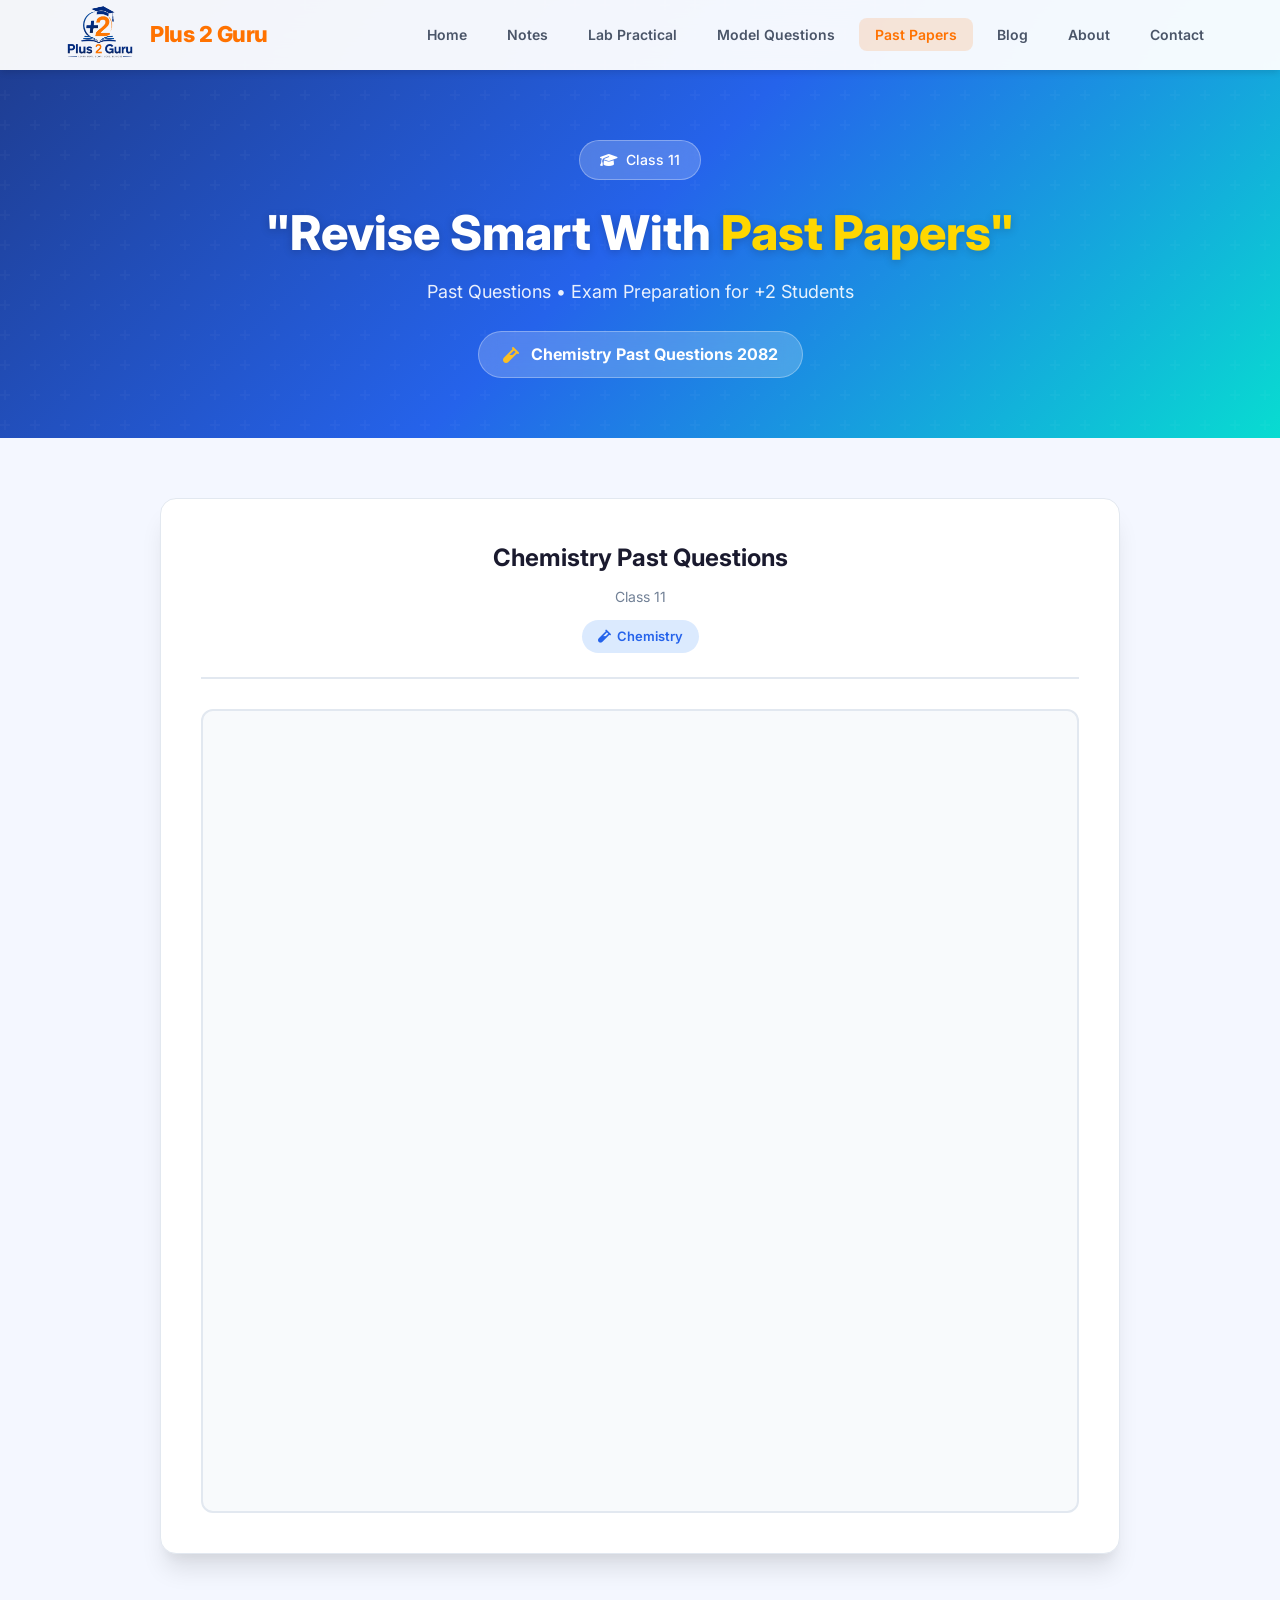
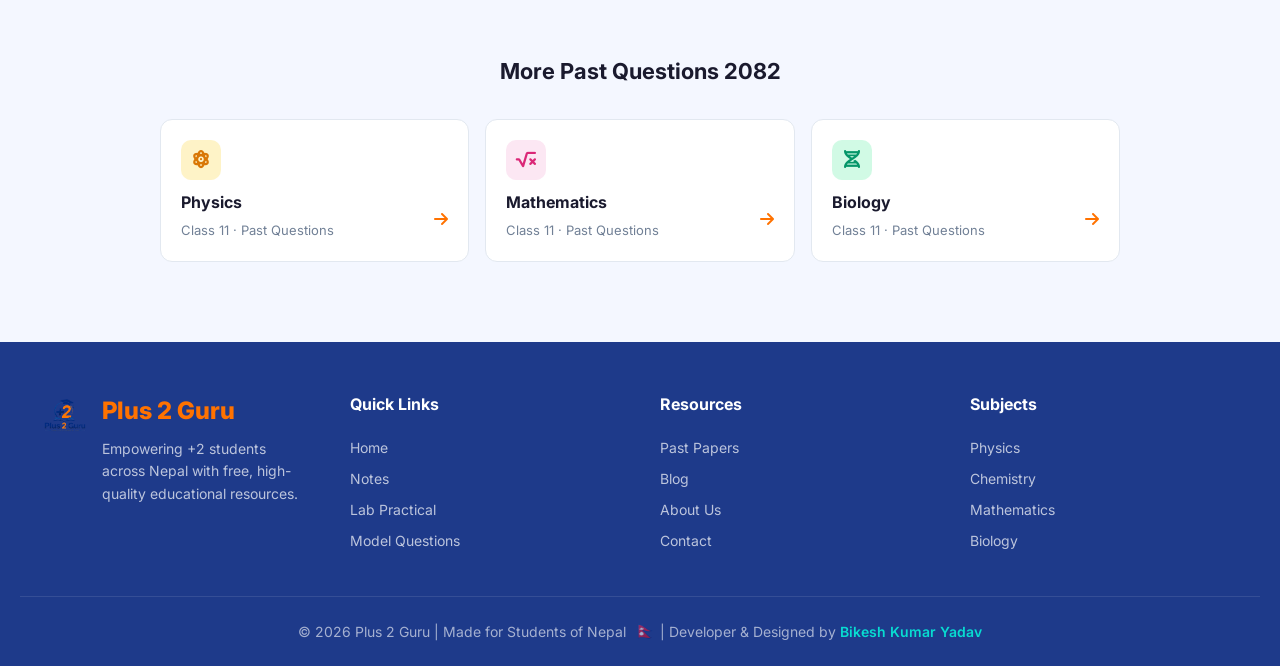
<file: 1chemistry.html>
<!DOCTYPE html>
<html lang="en">
<head>
<meta charset="UTF-8">
<meta name="viewport" content="width=device-width, initial-scale=1.0">
<title>Plus 2 Guru</title>
<!-- Favicon -->
<link rel="icon" type="image/png" href="favicon.png.png">
<link rel="apple-touch-icon" href="favicon.png.png">
<link href="https://fonts.googleapis.com/css2?family=Inter:wght@300;400;500;600;700;800&display=swap" rel="stylesheet">
<link rel="stylesheet" href="https://cdnjs.cloudflare.com/ajax/libs/font-awesome/6.4.0/css/all.min.css">
<style>
    :root {
        --primary: #ff7200;
        --primary-dark: #e56500;
        --secondary: #1e3a8a;
        --secondary-light: #2563eb;
        --accent: #08dcd1;
        --accent-hover: #06b8b0;
        --bg: #f4f7ff;
        --card-bg: #ffffff;
        --text-dark: #1a1a2e;
        --text-medium: #4a5568;
        --text-light: #718096;
        --border: #e2e8f0;
        --shadow: 0 4px 6px -1px rgba(0,0,0,0.1), 0 2px 4px -1px rgba(0,0,0,0.06);
        --shadow-lg: 0 20px 25px -5px rgba(0,0,0,0.1), 0 10px 10px -5px rgba(0,0,0,0.04);
        --radius: 16px;
        --radius-sm: 12px;
    }

    * { margin: 0; padding: 0; box-sizing: border-box; }
    html { scroll-behavior: smooth; }

    body {
        font-family: 'Inter', -apple-system, BlinkMacSystemFont, 'Segoe UI', sans-serif;
        background: var(--bg);
        color: var(--text-dark);
        line-height: 1.6;
        overflow-x: hidden;
    }

    /* Navigation */
    .navbar {
        position: fixed;
        top: 0; left: 0; right: 0;
        background: rgba(255, 255, 255, 0.95);
        backdrop-filter: blur(20px);
        -webkit-backdrop-filter: blur(20px);
        z-index: 1000;
        box-shadow: var(--shadow);
        transition: all 0.3s ease;
    }
    .nav-container {
        max-width: 1200px;
        margin: 0 auto;
        padding: 0 20px;
        display: flex;
        align-items: center;
        justify-content: space-between;
        height: 70px;
    }
    .logo {
        display: flex;
        align-items: center;
        gap: 10px;
        text-decoration: none;
    }
    .logo img { width: 80px; height: 80px; object-fit: contain; border-radius: 8px; }
    .logo-text { font-size: 22px; font-weight: 800; color: var(--primary); letter-spacing: -0.5px; }
    .nav-links { display: flex; gap: 8px; list-style: none; align-items: center; }
    .nav-links a {
        text-decoration: none;
        color: var(--text-medium);
        font-weight: 600;
        font-size: 14px;
        padding: 8px 16px;
        border-radius: 8px;
        transition: all 0.3s ease;
    }
    .nav-links a:hover { color: var(--primary); background: rgba(255, 114, 0, 0.1); }
    .nav-links a.active { color: var(--primary); background: rgba(255, 114, 0, 0.15); }

    .mobile-menu-btn {
        display: none;
        background: none;
        border: none;
        font-size: 24px;
        color: var(--text-dark);
        cursor: pointer;
        padding: 8px;
    }

    /* Hero Section */
    .hero {
        padding: 140px 20px 60px;
        text-align: center;
        background: linear-gradient(135deg, #1e3a8a 0%, #2563eb 50%, #08dcd1 100%);
        position: relative;
        overflow: hidden;
    }
    .hero::before {
        content: '';
        position: absolute;
        top: 0; left: 0; right: 0; bottom: 0;
        background: url("data:image/svg+xml,%3Csvg width='60' height='60' viewBox='0 0 60 60' xmlns='http://www.w3.org/2000/svg'%3E%3Cg fill='none' fill-rule='evenodd'%3E%3Cg fill='%23ffffff' fill-opacity='0.05'%3E%3Cpath d='M36 34v-4h-2v4h-4v2h4v4h2v-4h4v-2h-4zm0-30V0h-2v4h-4v2h4v4h2V6h4V4h-4zM6 34v-4H4v4H0v2h4v4h2v-4h4v-2H6zM6 4V0H4v4H0v2h4v4h2V6h4V4H6z'/%3E%3C/g%3E%3C/g%3E%3C/svg%3E");
        opacity: 0.5;
    }
    .hero-content {
        position: relative;
        z-index: 1;
        max-width: 800px;
        margin: 0 auto;
    }
    .hero-badge {
        display: inline-flex;
        align-items: center;
        gap: 8px;
        background: rgba(255,255,255,0.2);
        backdrop-filter: blur(10px);
        padding: 8px 20px;
        border-radius: 50px;
        color: white;
        font-size: 14px;
        font-weight: 500;
        margin-bottom: 24px;
        border: 1px solid rgba(255,255,255,0.3);
    }
    .hero h1 {
        font-size: clamp(28px, 5vw, 48px);
        font-weight: 800;
        color: white;
        line-height: 1.2;
        margin-bottom: 16px;
        text-shadow: 0 2px 10px rgba(0,0,0,0.2);
    }
    .hero p {
        font-size: clamp(16px, 2vw, 18px);
        color: rgba(255,255,255,0.9);
        max-width: 600px;
        margin: 0 auto 24px;
    }
    .hero-tag {
        display: inline-flex;
        align-items: center;
        gap: 8px;
        background: rgba(255,255,255,0.2);
        backdrop-filter: blur(10px);
        padding: 10px 24px;
        border-radius: 50px;
        color: white;
        font-size: 16px;
        font-weight: 700;
        border: 1px solid rgba(255,255,255,0.3);
    }
    .hero-tag i { color: #fbbf24; margin-right: 4px; }

    /* PDF Section */
    .content-section {
        padding: 60px 20px;
        max-width: 1000px;
        margin: 0 auto;
    }
    .paper-card {
        background: var(--card-bg);
        border-radius: var(--radius);
        padding: 40px;
        box-shadow: var(--shadow-lg);
        border: 1px solid var(--border);
    }
    .paper-header {
        text-align: center;
        margin-bottom: 30px;
        padding-bottom: 24px;
        border-bottom: 2px solid var(--border);
    }
    .paper-header h2 {
        font-size: 24px;
        font-weight: 700;
        color: var(--text-dark);
        margin-bottom: 8px;
    }
    .paper-header p {
        color: var(--text-light);
        font-size: 14px;
    }
    .paper-header .subject-tag {
        display: inline-flex;
        align-items: center;
        gap: 6px;
        background: #dbeafe;
        color: #2563eb;
        padding: 6px 16px;
        border-radius: 20px;
        font-size: 13px;
        font-weight: 600;
        margin-top: 12px;
    }

    /* PDF Viewer */
    .pdf-container {
        position: relative;
        width: 100%;
        border-radius: var(--radius-sm);
        overflow: hidden;
        background: #f8fafc;
        border: 2px solid var(--border);
    }
    .pdf-container iframe {
        width: 100%;
        height: 800px;
        border: none;
        display: block;
    }
    .pdf-fallback {
        display: none;
        padding: 60px 20px;
        text-align: center;
        background: #f8fafc;
    }
    .pdf-fallback i {
        font-size: 48px;
        color: var(--primary);
        margin-bottom: 16px;
    }
    .pdf-fallback h3 {
        font-size: 20px;
        font-weight: 700;
        margin-bottom: 8px;
        color: var(--text-dark);
    }
    .pdf-fallback p {
        color: var(--text-medium);
        margin-bottom: 24px;
        font-size: 15px;
    }
    .btn-download {
        display: inline-flex;
        align-items: center;
        gap: 8px;
        padding: 12px 28px;
        background: var(--primary);
        color: white;
        border-radius: var(--radius-sm);
        text-decoration: none;
        font-weight: 600;
        font-size: 15px;
        transition: all 0.3s ease;
        box-shadow: 0 4px 15px rgba(255, 114, 0, 0.3);
    }
    .btn-download:hover {
        background: var(--primary-dark);
        transform: translateY(-2px);
        box-shadow: 0 8px 25px rgba(255, 114, 0, 0.4);
    }

    /* Related Section */
    .related-section {
        padding: 40px 20px 80px;
        max-width: 1000px;
        margin: 0 auto;
    }
    .related-header {
        text-align: center;
        margin-bottom: 30px;
    }
    .related-header h3 {
        font-size: 22px;
        font-weight: 700;
        color: var(--text-dark);
    }
    .related-grid {
        display: grid;
        grid-template-columns: repeat(auto-fit, minmax(220px, 1fr));
        gap: 16px;
    }
    .related-card {
        background: var(--card-bg);
        border-radius: var(--radius-sm);
        padding: 20px;
        border: 1px solid var(--border);
        transition: all 0.3s ease;
        cursor: pointer;
        text-decoration: none;
        display: block;
    }
    .related-card:hover {
        transform: translateY(-4px);
        box-shadow: var(--shadow);
        border-color: var(--primary);
    }
    .related-card .subject-icon {
        width: 40px;
        height: 40px;
        border-radius: 10px;
        display: flex;
        align-items: center;
        justify-content: center;
        margin-bottom: 10px;
        font-size: 18px;
    }
    .related-card.physics .subject-icon { background: #fef3c7; color: #d97706; }
    .related-card.math .subject-icon { background: #fce7f3; color: #db2777; }
    .related-card.biology .subject-icon { background: #d1fae5; color: #059669; }
    .related-card h4 {
        font-size: 16px;
        font-weight: 700;
        color: var(--text-dark);
        margin-bottom: 4px;
    }
    .related-card p {
        font-size: 13px;
        color: var(--text-light);
    }
    .related-card .arrow {
        float: right;
        color: var(--primary);
        margin-top: -30px;
        font-size: 16px;
        transition: transform 0.3s ease;
    }
    .related-card:hover .arrow {
        transform: translateX(4px);
    }

    /* Footer */
    footer { background: var(--secondary); color: white; padding: 50px 20px 20px; }
    .footer-content {
        max-width: 1200px;
        margin: 0 auto;
        display: grid;
        grid-template-columns: repeat(auto-fit, minmax(250px, 1fr));
        gap: 40px;
        margin-bottom: 40px;
    }
    .footer-brand { display: flex; align-items: flex-start; gap: 12px; }
    .footer-brand img { width: 50px; height: 50px; object-fit: contain; border-radius: 8px; }
    .footer-brand h3 { font-size: 24px; font-weight: 800; color: var(--primary); margin-bottom: 8px; }
    .footer-brand p { color: rgba(255,255,255,0.7); font-size: 14px; line-height: 1.6; }
    .footer-links h4 { font-size: 16px; font-weight: 700; margin-bottom: 16px; color: white; }
    .footer-links ul { list-style: none; }
    .footer-links a { color: rgba(255,255,255,0.7); text-decoration: none; font-size: 14px; line-height: 2.2; transition: color 0.3s ease; }
    .footer-links a:hover { color: var(--primary); }
    .footer-bottom {
        border-top: 1px solid rgba(255,255,255,0.1);
        padding-top: 20px;
        text-align: center;
        color: rgba(255,255,255,0.6);
        font-size: 14px;
    }
    .footer-bottom .flag { font-size: 18px; margin-left: 4px; }
    .footer-bottom .designer { color: var(--accent); font-weight: 600; }

    /* Mobile Navigation */
    .mobile-nav {
        display: none;
        position: fixed;
        top: 0; left: 0; right: 0; bottom: 0;
        background: rgba(0,0,0,0.5);
        z-index: 999;
        backdrop-filter: blur(4px);
    }
    .mobile-nav.active { display: block; }
    .mobile-nav-content {
        position: absolute;
        top: 0; right: 0;
        width: 280px;
        height: 100%;
        background: white;
        padding: 80px 24px 24px;
        box-shadow: -10px 0 30px rgba(0,0,0,0.1);
        transform: translateX(100%);
        transition: transform 0.3s ease;
    }
    .mobile-nav.active .mobile-nav-content { transform: translateX(0); }
    .mobile-nav-links { list-style: none; }
    .mobile-nav-links a {
        display: block;
        padding: 14px 0;
        color: var(--text-dark);
        text-decoration: none;
        font-weight: 600;
        font-size: 16px;
        border-bottom: 1px solid var(--border);
        transition: color 0.3s ease;
    }
    .mobile-nav-links a:hover, .mobile-nav-links a.active { color: var(--primary); }
    .close-mobile-nav {
        position: absolute;
        top: 20px; right: 20px;
        background: none;
        border: none;
        font-size: 24px;
        cursor: pointer;
        color: var(--text-dark);
    }

    /* Scrollbar */
    ::-webkit-scrollbar { width: 8px; }
    ::-webkit-scrollbar-track { background: var(--bg); }
    ::-webkit-scrollbar-thumb { background: var(--primary); border-radius: 4px; }
    ::-webkit-scrollbar-thumb:hover { background: var(--primary-dark); }

    /* Responsive */
    @media (max-width: 768px) {
        .nav-links { display: none; }
        .mobile-menu-btn { display: block; }
        .hero { padding: 120px 16px 40px; }
        .paper-card { padding: 24px; }
        .pdf-container iframe { height: 500px; }
        .related-grid { grid-template-columns: 1fr; }
        .content-section { padding: 40px 16px; }
        .related-section { padding: 30px 16px 60px; }
    }
    @media (max-width: 480px) {
        .hero h1 { font-size: 26px; }
        .pdf-container iframe { height: 400px; }
        .paper-header h2 { font-size: 20px; }
    }
</style>
</head>
<body>

    <!-- Navigation -->
    <nav class="navbar">
        <div class="nav-container">
            <a href="index.html" class="logo">
                <img src="logo.png.png" alt="Plus2 Guru Logo">
                <span class="logo-text">Plus 2 Guru</span>
            </a>
            <ul class="nav-links">
                <li><a href="index.html">Home</a></li>
                <li><a href="note.html">Notes</a></li>
                <li><a href="labclass.html">Lab Practical</a></li>
                <li><a href="modelclass.html" >Model Questions</a></li>
                <li><a href="past1.html" class="active">Past Papers</a></li>
                <li><a href="blo.html">Blog</a></li>
                <li><a href="about.html">About</a></li>
                <li><a href="contact.html">Contact</a></li>
            </ul>
            <button class="mobile-menu-btn" onclick="toggleMobileNav()"><i class="fas fa-bars"></i></button>
        </div>
    </nav>

    <!-- Mobile Navigation -->
    <div class="mobile-nav" id="mobileNav" onclick="closeMobileNav(event)">
        <div class="mobile-nav-content">
            <button class="close-mobile-nav" onclick="toggleMobileNav()"><i class="fas fa-times"></i></button>
            <ul class="mobile-nav-links">
                <li><a href="index.html">Home</a></li>
                <li><a href="note.html">Notes</a></li>
                <li><a href="labclass.html">Lab Practical</a></li>
                <li><a href="modelclass.html" >Model Questions</a></li>
                <li><a href="past1.html" class="active">Past Papers</a></li>
                <li><a href="blo.html">Blog</a></li>
                <li><a href="about.html">About</a></li>
                <li><a href="contact.html">Contact</a></li>
            </ul>
        </div>
    </div>

    <!-- Hero Section -->
    <section class="hero">
        <div class="hero-content">
            <div class="hero-badge">
                <i class="fas fa-graduation-cap"></i>
                <span>Class 11 </span>
            </div>
            <h1>"Revise Smart With <span style="color: #ffd700;">Past Papers"</span></h1>
            <p>Past Questions • Exam Preparation for +2 Students</p>
            <div class="hero-tag">
                <i class="fas fa-vial"></i>
                Chemistry Past Questions 2082
            </div>
        </div>
    </section>

    <!-- PDF Section -->
    <section class="content-section">
        <div class="paper-card">
            <div class="paper-header">
                <h2>Chemistry Past Questions</h2>
                <p>Class 11</p>
                <span class="subject-tag">
                    <i class="fas fa-vial"></i> Chemistry
                </span>
            </div>
            <div class="pdf-container">
                <iframe 
                    src="https://drive.google.com/file/d/1swugXTL_JNkJ1yL98NxzEYeuZG0fCyjo/preview" 
                    allow="autoplay"
                    title="Chemistry Model Questions">
                </iframe>
                <div class="pdf-fallback" id="pdfFallback">
                    <i class="fas fa-file-pdf"></i>
                    <h3>Unable to Load PDF</h3>
                    <p>The PDF viewer may not be available on your device. You can download the file directly.</p>
                    <a href="https://drive.google.com/uc?export=download&id=1si919D4dDi1Fr82BboqLB90RB_JSUEvl" class="btn-download" target="_blank">
                        <i class="fas fa-download"></i>
                        Download PDF
                    </a>
                </div>
            </div>
        </div>
    </section>

    <!-- Related Model Questions -->
    <section class="related-section">
        <div class="related-header">
            <h3>More Past Questions 2082</h3>
        </div>
        <div class="related-grid">
            <a href="1physics.html" class="related-card physics">
                <div class="subject-icon"><i class="fas fa-atom"></i></div>
                <h4>Physics</h4>
                <p>Class 11 &middot; Past Questions</p>
                <i class="fas fa-arrow-right arrow"></i>
            </a>
            <a href="1math.html" class="related-card math">
                <div class="subject-icon"><i class="fas fa-square-root-alt"></i></div>
                <h4>Mathematics</h4>
                <p>Class 11 &middot; Past Questions</p>
                <i class="fas fa-arrow-right arrow"></i>
            </a>
           <a  class="related-card biology" onclick="alert('Data not Available !')"></i>
                <div class="subject-icon"><i class="fas fa-dna"></i></div>
                <h4>Biology</h4>
                <p>Class 11 &middot; Past Questions</p>
                <i class="fas fa-arrow-right arrow"></i>
            </a>
        </div>
    </section>

    <!-- Footer -->
    <footer>
        <div class="footer-content">
            <div class="footer-brand">
                <img src="logo.png.png" alt="Plus2 Guru Logo">
                <div>
                    <h3>Plus 2 Guru</h3>
                    <p>Empowering +2 students across Nepal with free, high-quality educational resources.</p>
                </div>
            </div>
            <div class="footer-links">
                <h4>Quick Links</h4>
                <ul>
                    <li><a href="index.html">Home</a></li>
                    <li><a href="note.html">Notes</a></li>
                    <li><a href="labclass.html">Lab Practical</a></li>
                    <li><a href="modelclass.html">Model Questions</a></li>
                </ul>
            </div>
            <div class="footer-links">
                <h4>Resources</h4>
                <ul>
                    <li><a href="past1.html">Past Papers</a></li>
                    <li><a href="blo.html">Blog</a></li>
                    <li><a href="about.html">About Us</a></li>
                    <li><a href="contact.html">Contact</a></li>
                </ul>
            </div>
            <div class="footer-links">
                <h4>Subjects</h4>
                <ul>
                    <li><a href="modelphysics.html">Physics</a></li>
                    <li><a href="modelchemistry.html">Chemistry</a></li>
                    <li><a href="modelmath.html">Mathematics</a></li>
                    <li><a href="modelbiology.html">Biology</a></li>
                </ul>
            </div>
        </div>
        <div class="footer-bottom">
            <p>© 2026 Plus 2 Guru | Made for Students of Nepal <span class="flag">🇳🇵</span> | Developer & Designed by <span class="designer">Bikesh Kumar Yadav</span></p>
        </div>
    </footer>

    <script>
        function toggleMobileNav() {
            const nav = document.getElementById('mobileNav');
            nav.classList.toggle('active');
            document.body.style.overflow = nav.classList.contains('active') ? 'hidden' : '';
        }
        function closeMobileNav(event) {
            if (event.target === document.getElementById('mobileNav')) toggleMobileNav();
        }

        window.addEventListener('scroll', function() {
            const navbar = document.querySelector('.navbar');
            if (window.scrollY > 50) {
                navbar.style.boxShadow = '0 4px 20px rgba(0,0,0,0.1)';
            } else {
                navbar.style.boxShadow = '0 4px 6px -1px rgba(0,0,0,0.1)';
            }
        });

        document.querySelector('.pdf-container iframe').addEventListener('error', function() {
            document.getElementById('pdfFallback').style.display = 'block';
        });
    </script>
</body>
</html>
</file>
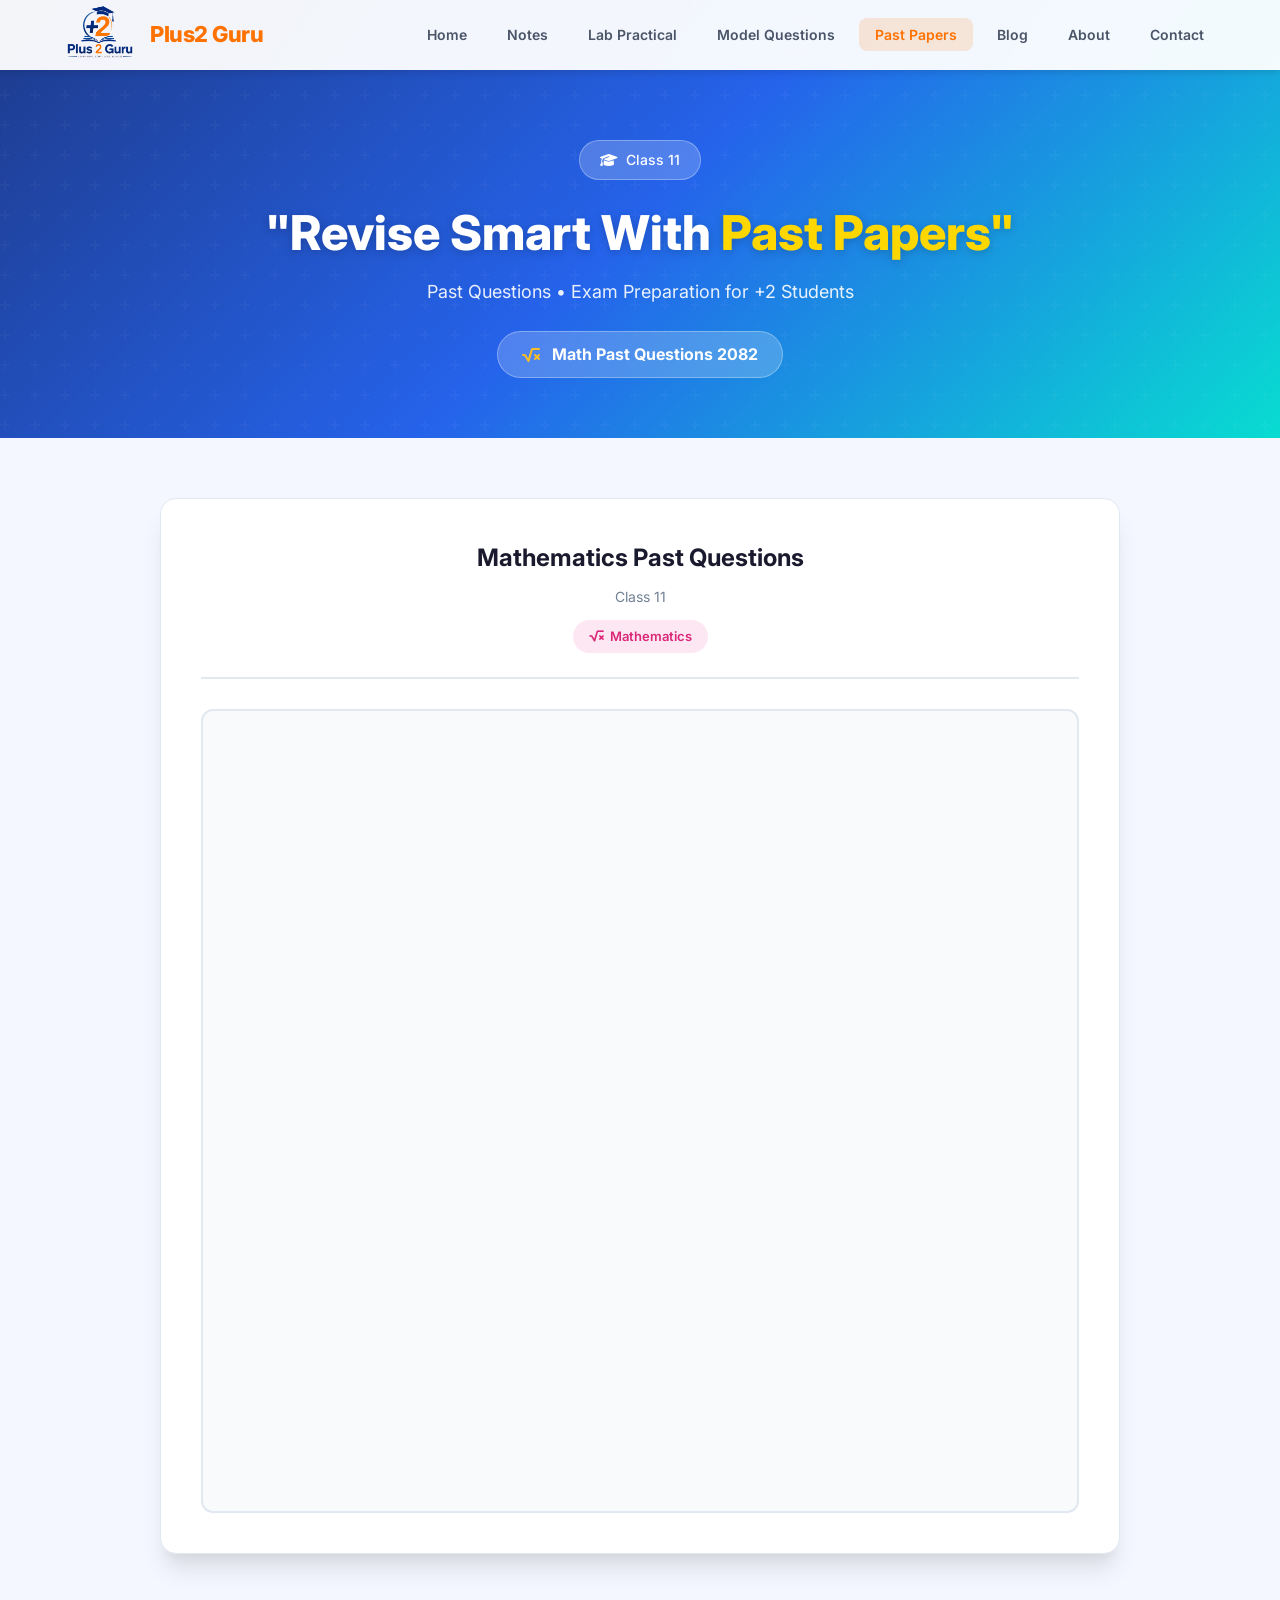
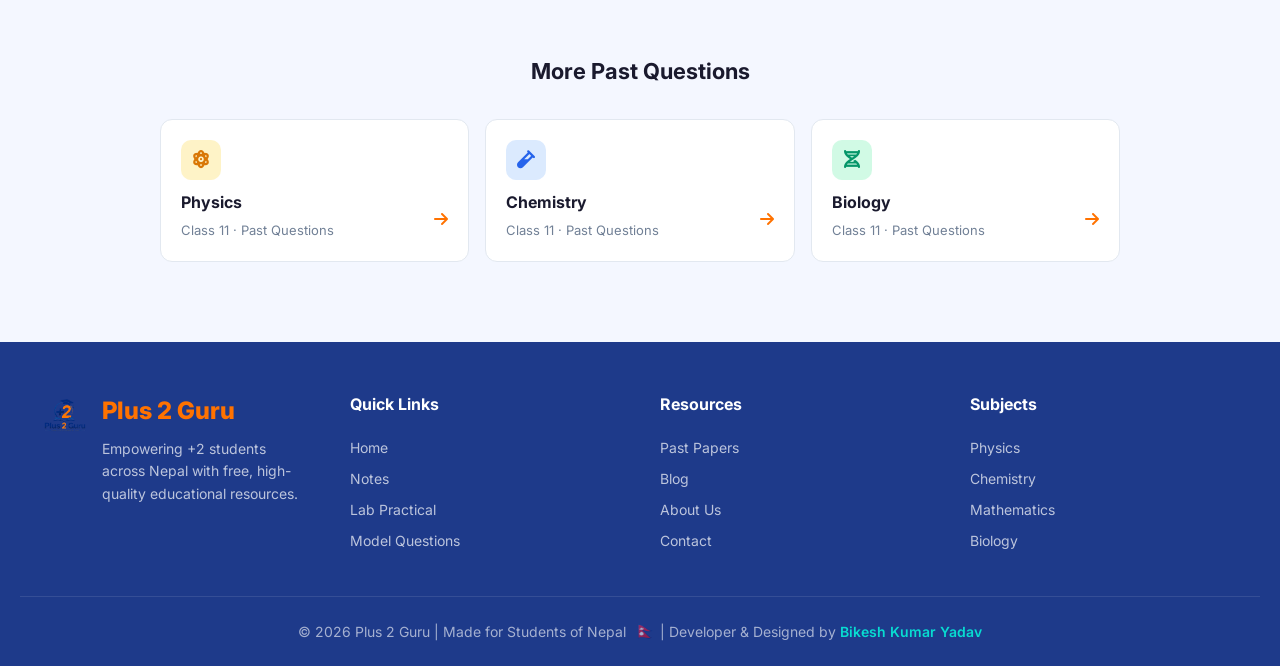
<file: 1math.html>
<!DOCTYPE html>
<html lang="en">
<head>
<meta charset="UTF-8">
<meta name="viewport" content="width=device-width, initial-scale=1.0">
<title> Plus 2 Guru</title>
<!-- Favicon -->
<link rel="icon" type="image/png" href="favicon.png.png">
<link rel="apple-touch-icon" href="favicon.png.png">
<link href="https://fonts.googleapis.com/css2?family=Inter:wght@300;400;500;600;700;800&display=swap" rel="stylesheet">
<link rel="stylesheet" href="https://cdnjs.cloudflare.com/ajax/libs/font-awesome/6.4.0/css/all.min.css">
<style>
    :root {
        --primary: #ff7200;
        --primary-dark: #e56500;
        --secondary: #1e3a8a;
        --secondary-light: #2563eb;
        --accent: #08dcd1;
        --accent-hover: #06b8b0;
        --bg: #f4f7ff;
        --card-bg: #ffffff;
        --text-dark: #1a1a2e;
        --text-medium: #4a5568;
        --text-light: #718096;
        --border: #e2e8f0;
        --shadow: 0 4px 6px -1px rgba(0,0,0,0.1), 0 2px 4px -1px rgba(0,0,0,0.06);
        --shadow-lg: 0 20px 25px -5px rgba(0,0,0,0.1), 0 10px 10px -5px rgba(0,0,0,0.04);
        --radius: 16px;
        --radius-sm: 12px;
    }

    * { margin: 0; padding: 0; box-sizing: border-box; }
    html { scroll-behavior: smooth; }

    body {
        font-family: 'Inter', -apple-system, BlinkMacSystemFont, 'Segoe UI', sans-serif;
        background: var(--bg);
        color: var(--text-dark);
        line-height: 1.6;
        overflow-x: hidden;
    }

    /* Navigation */
    .navbar {
        position: fixed;
        top: 0; left: 0; right: 0;
        background: rgba(255, 255, 255, 0.95);
        backdrop-filter: blur(20px);
        -webkit-backdrop-filter: blur(20px);
        z-index: 1000;
        box-shadow: var(--shadow);
        transition: all 0.3s ease;
    }
    .nav-container {
        max-width: 1200px;
        margin: 0 auto;
        padding: 0 20px;
        display: flex;
        align-items: center;
        justify-content: space-between;
        height: 70px;
    }
    .logo {
        display: flex;
        align-items: center;
        gap: 10px;
        text-decoration: none;
    }
    .logo img { width: 80px; height: 80px; object-fit: contain; border-radius: 8px; }
    .logo-text { font-size: 22px; font-weight: 800; color: var(--primary); letter-spacing: -0.5px; }
    .nav-links { display: flex; gap: 8px; list-style: none; align-items: center; }
    .nav-links a {
        text-decoration: none;
        color: var(--text-medium);
        font-weight: 600;
        font-size: 14px;
        padding: 8px 16px;
        border-radius: 8px;
        transition: all 0.3s ease;
    }
    .nav-links a:hover { color: var(--primary); background: rgba(255, 114, 0, 0.1); }
    .nav-links a.active { color: var(--primary); background: rgba(255, 114, 0, 0.15); }

    .mobile-menu-btn {
        display: none;
        background: none;
        border: none;
        font-size: 24px;
        color: var(--text-dark);
        cursor: pointer;
        padding: 8px;
    }

    /* Hero Section */
    .hero {
        padding: 140px 20px 60px;
        text-align: center;
        background: linear-gradient(135deg, #1e3a8a 0%, #2563eb 50%, #08dcd1 100%);
        position: relative;
        overflow: hidden;
    }
    .hero::before {
        content: '';
        position: absolute;
        top: 0; left: 0; right: 0; bottom: 0;
        background: url("data:image/svg+xml,%3Csvg width='60' height='60' viewBox='0 0 60 60' xmlns='http://www.w3.org/2000/svg'%3E%3Cg fill='none' fill-rule='evenodd'%3E%3Cg fill='%23ffffff' fill-opacity='0.05'%3E%3Cpath d='M36 34v-4h-2v4h-4v2h4v4h2v-4h4v-2h-4zm0-30V0h-2v4h-4v2h4v4h2V6h4V4h-4zM6 34v-4H4v4H0v2h4v4h2v-4h4v-2H6zM6 4V0H4v4H0v2h4v4h2V6h4V4H6z'/%3E%3C/g%3E%3C/g%3E%3C/svg%3E");
        opacity: 0.5;
    }
    .hero-content {
        position: relative;
        z-index: 1;
        max-width: 800px;
        margin: 0 auto;
    }
    .hero-badge {
        display: inline-flex;
        align-items: center;
        gap: 8px;
        background: rgba(255,255,255,0.2);
        backdrop-filter: blur(10px);
        padding: 8px 20px;
        border-radius: 50px;
        color: white;
        font-size: 14px;
        font-weight: 500;
        margin-bottom: 24px;
        border: 1px solid rgba(255,255,255,0.3);
    }
    .hero h1 {
        font-size: clamp(28px, 5vw, 48px);
        font-weight: 800;
        color: white;
        line-height: 1.2;
        margin-bottom: 16px;
        text-shadow: 0 2px 10px rgba(0,0,0,0.2);
    }
    .hero p {
        font-size: clamp(16px, 2vw, 18px);
        color: rgba(255,255,255,0.9);
        max-width: 600px;
        margin: 0 auto 24px;
    }
    .hero-tag {
        display: inline-flex;
        align-items: center;
        gap: 8px;
        background: rgba(255,255,255,0.2);
        backdrop-filter: blur(10px);
        padding: 10px 24px;
        border-radius: 50px;
        color: white;
        font-size: 16px;
        font-weight: 700;
        border: 1px solid rgba(255,255,255,0.3);
    }
    .hero-tag i { color: #fbbf24; margin-right: 4px; }

    /* PDF Section */
    .content-section {
        padding: 60px 20px;
        max-width: 1000px;
        margin: 0 auto;
    }
    .paper-card {
        background: var(--card-bg);
        border-radius: var(--radius);
        padding: 40px;
        box-shadow: var(--shadow-lg);
        border: 1px solid var(--border);
    }
    .paper-header {
        text-align: center;
        margin-bottom: 30px;
        padding-bottom: 24px;
        border-bottom: 2px solid var(--border);
    }
    .paper-header h2 {
        font-size: 24px;
        font-weight: 700;
        color: var(--text-dark);
        margin-bottom: 8px;
    }
    .paper-header p {
        color: var(--text-light);
        font-size: 14px;
    }
    .paper-header .subject-tag {
        display: inline-flex;
        align-items: center;
        gap: 6px;
        background: #fce7f3;
        color: #db2777;
        padding: 6px 16px;
        border-radius: 20px;
        font-size: 13px;
        font-weight: 600;
        margin-top: 12px;
    }

    /* PDF Viewer */
    .pdf-container {
        position: relative;
        width: 100%;
        border-radius: var(--radius-sm);
        overflow: hidden;
        background: #f8fafc;
        border: 2px solid var(--border);
    }
    .pdf-container iframe {
        width: 100%;
        height: 800px;
        border: none;
        display: block;
    }
    .pdf-fallback {
        display: none;
        padding: 60px 20px;
        text-align: center;
        background: #f8fafc;
    }
    .pdf-fallback i {
        font-size: 48px;
        color: var(--primary);
        margin-bottom: 16px;
    }
    .pdf-fallback h3 {
        font-size: 20px;
        font-weight: 700;
        margin-bottom: 8px;
        color: var(--text-dark);
    }
    .pdf-fallback p {
        color: var(--text-medium);
        margin-bottom: 24px;
        font-size: 15px;
    }
    .btn-download {
        display: inline-flex;
        align-items: center;
        gap: 8px;
        padding: 12px 28px;
        background: var(--primary);
        color: white;
        border-radius: var(--radius-sm);
        text-decoration: none;
        font-weight: 600;
        font-size: 15px;
        transition: all 0.3s ease;
        box-shadow: 0 4px 15px rgba(255, 114, 0, 0.3);
    }
    .btn-download:hover {
        background: var(--primary-dark);
        transform: translateY(-2px);
        box-shadow: 0 8px 25px rgba(255, 114, 0, 0.4);
    }

    /* Related Section */
    .related-section {
        padding: 40px 20px 80px;
        max-width: 1000px;
        margin: 0 auto;
    }
    .related-header {
        text-align: center;
        margin-bottom: 30px;
    }
    .related-header h3 {
        font-size: 22px;
        font-weight: 700;
        color: var(--text-dark);
    }
    .related-grid {
        display: grid;
        grid-template-columns: repeat(auto-fit, minmax(220px, 1fr));
        gap: 16px;
    }
    .related-card {
        background: var(--card-bg);
        border-radius: var(--radius-sm);
        padding: 20px;
        border: 1px solid var(--border);
        transition: all 0.3s ease;
        cursor: pointer;
        text-decoration: none;
        display: block;
    }
    .related-card:hover {
        transform: translateY(-4px);
        box-shadow: var(--shadow);
        border-color: var(--primary);
    }
    .related-card .subject-icon {
        width: 40px;
        height: 40px;
        border-radius: 10px;
        display: flex;
        align-items: center;
        justify-content: center;
        margin-bottom: 10px;
        font-size: 18px;
    }
    .related-card.physics .subject-icon { background: #fef3c7; color: #d97706; }
    .related-card.chemistry .subject-icon { background: #dbeafe; color: #2563eb; }
    .related-card.biology .subject-icon { background: #d1fae5; color: #059669; }
    .related-card h4 {
        font-size: 16px;
        font-weight: 700;
        color: var(--text-dark);
        margin-bottom: 4px;
    }
    .related-card p {
        font-size: 13px;
        color: var(--text-light);
    }
    .related-card .arrow {
        float: right;
        color: var(--primary);
        margin-top: -30px;
        font-size: 16px;
        transition: transform 0.3s ease;
    }
    .related-card:hover .arrow {
        transform: translateX(4px);
    }

    /* Footer */
    footer { background: var(--secondary); color: white; padding: 50px 20px 20px; }
    .footer-content {
        max-width: 1200px;
        margin: 0 auto;
        display: grid;
        grid-template-columns: repeat(auto-fit, minmax(250px, 1fr));
        gap: 40px;
        margin-bottom: 40px;
    }
    .footer-brand { display: flex; align-items: flex-start; gap: 12px; }
    .footer-brand img { width: 50px; height: 50px; object-fit: contain; border-radius: 8px; }
    .footer-brand h3 { font-size: 24px; font-weight: 800; color: var(--primary); margin-bottom: 8px; }
    .footer-brand p { color: rgba(255,255,255,0.7); font-size: 14px; line-height: 1.6; }
    .footer-links h4 { font-size: 16px; font-weight: 700; margin-bottom: 16px; color: white; }
    .footer-links ul { list-style: none; }
    .footer-links a { color: rgba(255,255,255,0.7); text-decoration: none; font-size: 14px; line-height: 2.2; transition: color 0.3s ease; }
    .footer-links a:hover { color: var(--primary); }
    .footer-bottom {
        border-top: 1px solid rgba(255,255,255,0.1);
        padding-top: 20px;
        text-align: center;
        color: rgba(255,255,255,0.6);
        font-size: 14px;
    }
    .footer-bottom .flag { font-size: 18px; margin-left: 4px; }
    .footer-bottom .designer { color: var(--accent); font-weight: 600; }

    /* Mobile Navigation */
    .mobile-nav {
        display: none;
        position: fixed;
        top: 0; left: 0; right: 0; bottom: 0;
        background: rgba(0,0,0,0.5);
        z-index: 999;
        backdrop-filter: blur(4px);
    }
    .mobile-nav.active { display: block; }
    .mobile-nav-content {
        position: absolute;
        top: 0; right: 0;
        width: 280px;
        height: 100%;
        background: white;
        padding: 80px 24px 24px;
        box-shadow: -10px 0 30px rgba(0,0,0,0.1);
        transform: translateX(100%);
        transition: transform 0.3s ease;
    }
    .mobile-nav.active .mobile-nav-content { transform: translateX(0); }
    .mobile-nav-links { list-style: none; }
    .mobile-nav-links a {
        display: block;
        padding: 14px 0;
        color: var(--text-dark);
        text-decoration: none;
        font-weight: 600;
        font-size: 16px;
        border-bottom: 1px solid var(--border);
        transition: color 0.3s ease;
    }
    .mobile-nav-links a:hover, .mobile-nav-links a.active { color: var(--primary); }
    .close-mobile-nav {
        position: absolute;
        top: 20px; right: 20px;
        background: none;
        border: none;
        font-size: 24px;
        cursor: pointer;
        color: var(--text-dark);
    }

    /* Scrollbar */
    ::-webkit-scrollbar { width: 8px; }
    ::-webkit-scrollbar-track { background: var(--bg); }
    ::-webkit-scrollbar-thumb { background: var(--primary); border-radius: 4px; }
    ::-webkit-scrollbar-thumb:hover { background: var(--primary-dark); }

    /* Responsive */
    @media (max-width: 768px) {
        .nav-links { display: none; }
        .mobile-menu-btn { display: block; }
        .hero { padding: 120px 16px 40px; }
        .paper-card { padding: 24px; }
        .pdf-container iframe { height: 500px; }
        .related-grid { grid-template-columns: 1fr; }
        .content-section { padding: 40px 16px; }
        .related-section { padding: 30px 16px 60px; }
    }
    @media (max-width: 480px) {
        .hero h1 { font-size: 26px; }
        .pdf-container iframe { height: 400px; }
        .paper-header h2 { font-size: 20px; }
    }
</style>
</head>
<body>

    <!-- Navigation -->
    <nav class="navbar">
        <div class="nav-container">
            <a href="home.html" class="logo">
                <img src="logo.png.png" alt="Plus 2 Guru Logo">
                <span class="logo-text">Plus2 Guru</span>
            </a>
            <ul class="nav-links">
                <li><a href="home.html">Home</a></li>
                <li><a href="note.html">Notes</a></li>
                <li><a href="labclass.html">Lab Practical</a></li>
                <li><a href="modelclass.html" >Model Questions</a></li>
                <li><a href="past1.html" class="active">Past Papers</a></li>
                <li><a href="blo.html">Blog</a></li>
                <li><a href="about.html">About</a></li>
                <li><a href="contact.html">Contact</a></li>
            </ul>
            <button class="mobile-menu-btn" onclick="toggleMobileNav()"><i class="fas fa-bars"></i></button>
        </div>
    </nav>

    <!-- Mobile Navigation -->
    <div class="mobile-nav" id="mobileNav" onclick="closeMobileNav(event)">
        <div class="mobile-nav-content">
            <button class="close-mobile-nav" onclick="toggleMobileNav()"><i class="fas fa-times"></i></button>
            <ul class="mobile-nav-links">
                <li><a href="home.html">Home</a></li>
                <li><a href="note.html">Notes</a></li>
                <li><a href="labclass.html">Lab Practical</a></li>
                <li><a href="modelclass.html" >Model Questions</a></li>
                <li><a href="past1.html" class="active">Past Papers</a></li>
                <li><a href="blo.html">Blog</a></li>
                <li><a href="about.html">About</a></li>
                <li><a href="contact.html">Contact</a></li>
            </ul>
        </div>
    </div>

    <!-- Hero Section -->
    <section class="hero">
        <div class="hero-content">
            <div class="hero-badge">
                <i class="fas fa-graduation-cap"></i>
                <span>Class 11 </span>
            </div>
            <h1>"Revise Smart With <span style="color: #ffd700;">Past Papers"</span></h1>
            <p>Past Questions • Exam Preparation for +2 Students</p>
            <div class="hero-tag">
                <i class="fas fa-square-root-alt"></i>
                Math Past  Questions 2082
            </div>
        </div>
    </section>

    <!-- PDF Section -->
    <section class="content-section">
        <div class="paper-card">
            <div class="paper-header">
                <h2>Mathematics Past Questions</h2>
                <p>Class 11 </p>
                <span class="subject-tag">
                    <i class="fas fa-square-root-alt"></i> Mathematics
                </span>
            </div>
            <div class="pdf-container">
                <iframe 
                    src="https://drive.google.com/file/d/1jywdzlLn0oU8VRWLzq4wgWOBxicFa9c5/preview" 
                    allow="autoplay"
                    title="Mathematics Model Questions">
                </iframe>
                <div class="pdf-fallback" id="pdfFallback">
                    <i class="fas fa-file-pdf"></i>
                    <h3>Unable to Load PDF</h3>
                    <p>The PDF viewer may not be available on your device. You can download the file directly.</p>
                    <a href="https://drive.google.com/uc?export=download&id=14G6QkqfavdcWXgSs37qNkTYDxLtx-JQD" class="btn-download" target="_blank">
                        <i class="fas fa-download"></i>
                        Download PDF
                    </a>
                </div>
            </div>
        </div>
    </section>

    <!-- Related Model Questions -->
    <section class="related-section">
        <div class="related-header">
            <h3>More Past Questions</h3>
        </div>
        <div class="related-grid">
            <a href="1physics.html" class="related-card physics">
                <div class="subject-icon"><i class="fas fa-atom"></i></div>
                <h4>Physics</h4>
                <p>Class 11 &middot; Past Questions</p>
                <i class="fas fa-arrow-right arrow"></i>
            </a>
            <a href="1chemistry.html" class="related-card chemistry">
                <div class="subject-icon"><i class="fas fa-vial"></i></div>
                <h4>Chemistry</h4>
                <p>Class 11 &middot; Past Questions</p>
                <i class="fas fa-arrow-right arrow"></i>
            </a>
            <a  class="related-card biology" onclick="alert('Data not Available !')"></i>
                <div class="subject-icon"><i class="fas fa-dna"></i></div>
                <h4>Biology</h4>
                <p>Class 11 &middot; Past Questions</p>
                <i class="fas fa-arrow-right arrow"></i>
            </a>
        </div>
    </section>

    <!-- Footer -->
    <footer>
        <div class="footer-content">
            <div class="footer-brand">
                <img src="logo.png.png" alt="Plus2 Guru Logo">
                <div>
                    <h3>Plus 2 Guru</h3>
                    <p>Empowering +2 students across Nepal with free, high-quality educational resources.</p>
                </div>
            </div>
            <div class="footer-links">
                <h4>Quick Links</h4>
                <ul>
                    <li><a href="home.html">Home</a></li>
                    <li><a href="note.html">Notes</a></li>
                    <li><a href="labclass.html">Lab Practical</a></li>
                    <li><a href="modelclass.html">Model Questions</a></li>
                </ul>
            </div>
            <div class="footer-links">
                <h4>Resources</h4>
                <ul>
                    <li><a href="past1.html">Past Papers</a></li>
                    <li><a href="blo.html">Blog</a></li>
                    <li><a href="about.html">About Us</a></li>
                    <li><a href="contact.html">Contact</a></li>
                </ul>
            </div>
            <div class="footer-links">
                <h4>Subjects</h4>
                <ul>
                    <li><a href="modelphysics.html">Physics</a></li>
                    <li><a href="modelchemistry.html">Chemistry</a></li>
                    <li><a href="modelmath.html">Mathematics</a></li>
                    <li><a href="modelbiology.html">Biology</a></li>
                </ul>
            </div>
        </div>
        <div class="footer-bottom">
            <p>© 2026 Plus 2 Guru | Made for Students of Nepal <span class="flag">🇳🇵</span> | Developer & Designed by <span class="designer">Bikesh Kumar Yadav</span></p>
        </div>
    </footer>

    <script>
        function toggleMobileNav() {
            const nav = document.getElementById('mobileNav');
            nav.classList.toggle('active');
            document.body.style.overflow = nav.classList.contains('active') ? 'hidden' : '';
        }
        function closeMobileNav(event) {
            if (event.target === document.getElementById('mobileNav')) toggleMobileNav();
        }

        window.addEventListener('scroll', function() {
            const navbar = document.querySelector('.navbar');
            if (window.scrollY > 50) {
                navbar.style.boxShadow = '0 4px 20px rgba(0,0,0,0.1)';
            } else {
                navbar.style.boxShadow = '0 4px 6px -1px rgba(0,0,0,0.1)';
            }
        });

        document.querySelector('.pdf-container iframe').addEventListener('error', function() {
            document.getElementById('pdfFallback').style.display = 'block';
        });
    </script>
</body>
</html>
</file>
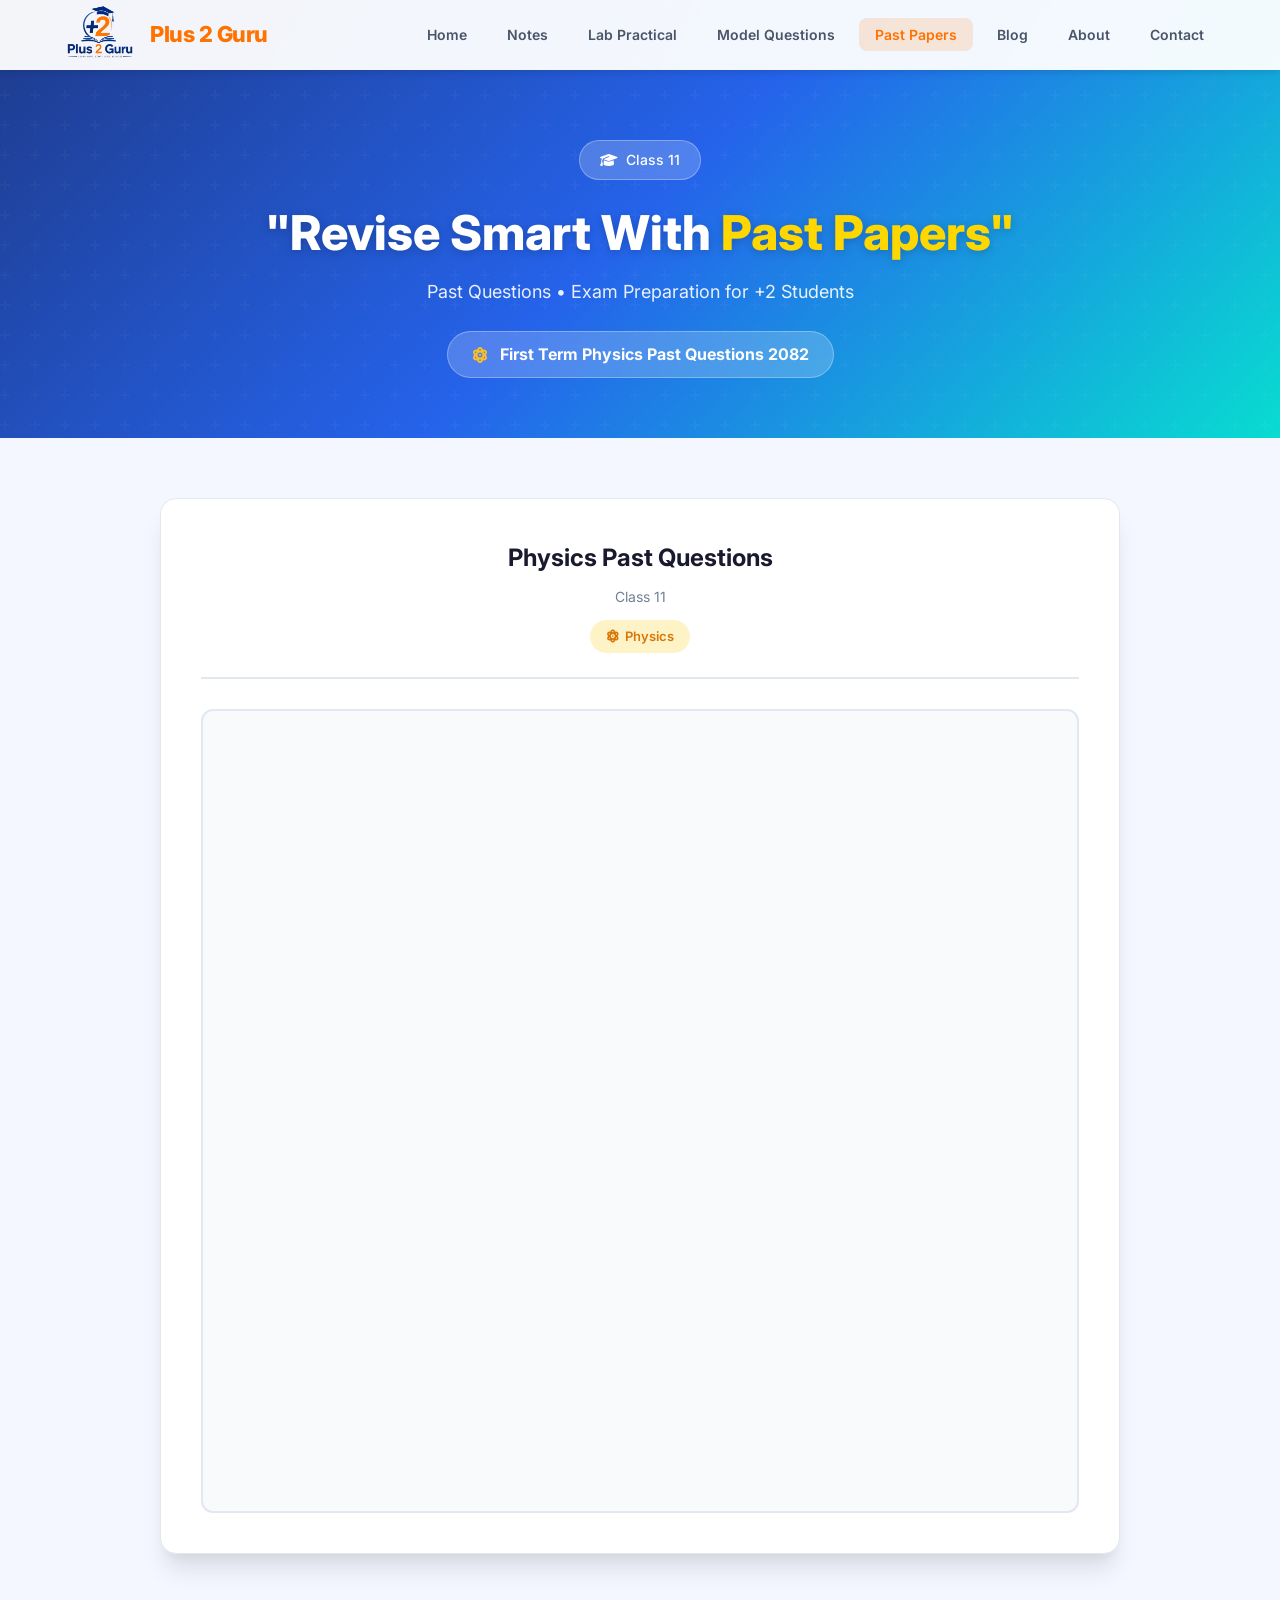
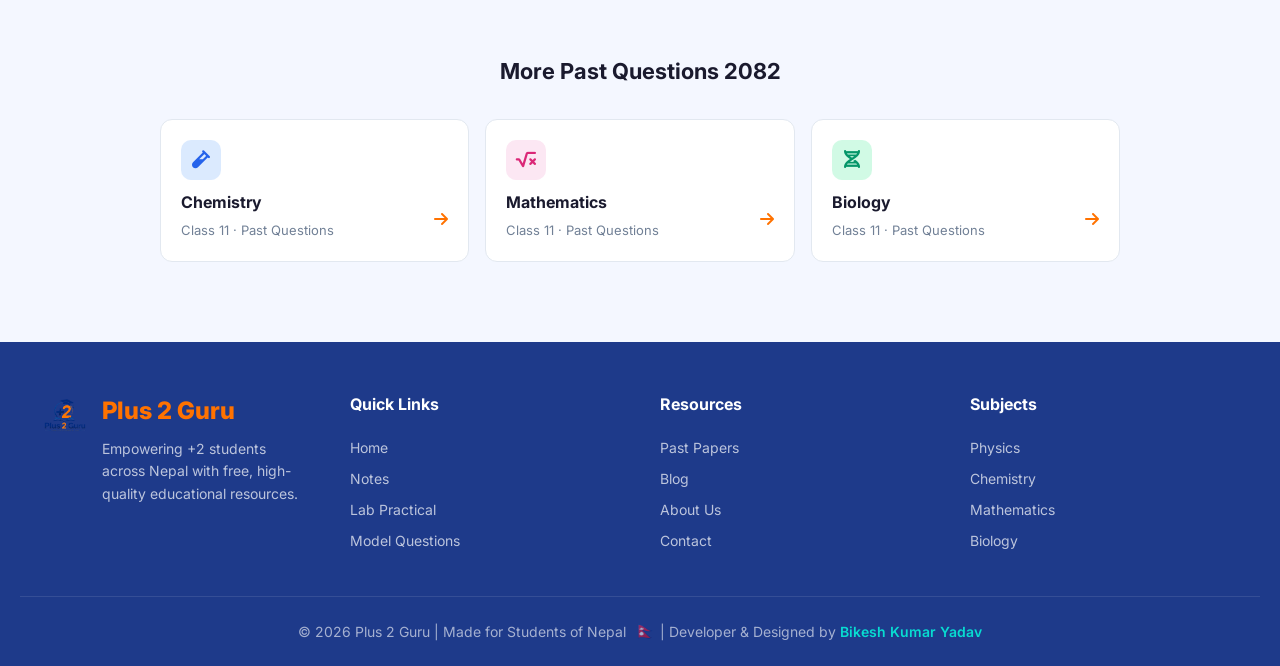
<file: 1physics.html>
<!DOCTYPE html>
<html lang="en">
<head>
<meta charset="UTF-8">
<meta name="viewport" content="width=device-width, initial-scale=1.0">
<title> Plus 2 Guru</title>
<!-- Favicon -->
<link rel="icon" type="image/png" href="favicon.png.png">
<link rel="apple-touch-icon" href="favicon.png.png">
<link href="https://fonts.googleapis.com/css2?family=Inter:wght@300;400;500;600;700;800&display=swap" rel="stylesheet">
<link rel="stylesheet" href="https://cdnjs.cloudflare.com/ajax/libs/font-awesome/6.4.0/css/all.min.css">
<style>
    :root {
        --primary: #ff7200;
        --primary-dark: #e56500;
        --secondary: #1e3a8a;
        --secondary-light: #2563eb;
        --accent: #08dcd1;
        --accent-hover: #06b8b0;
        --bg: #f4f7ff;
        --card-bg: #ffffff;
        --text-dark: #1a1a2e;
        --text-medium: #4a5568;
        --text-light: #718096;
        --border: #e2e8f0;
        --shadow: 0 4px 6px -1px rgba(0,0,0,0.1), 0 2px 4px -1px rgba(0,0,0,0.06);
        --shadow-lg: 0 20px 25px -5px rgba(0,0,0,0.1), 0 10px 10px -5px rgba(0,0,0,0.04);
        --radius: 16px;
        --radius-sm: 12px;
    }

    * { margin: 0; padding: 0; box-sizing: border-box; }
    html { scroll-behavior: smooth; }

    body {
        font-family: 'Inter', -apple-system, BlinkMacSystemFont, 'Segoe UI', sans-serif;
        background: var(--bg);
        color: var(--text-dark);
        line-height: 1.6;
        overflow-x: hidden;
    }

    /* Navigation */
    .navbar {
        position: fixed;
        top: 0; left: 0; right: 0;
        background: rgba(255, 255, 255, 0.95);
        backdrop-filter: blur(20px);
        -webkit-backdrop-filter: blur(20px);
        z-index: 1000;
        box-shadow: var(--shadow);
        transition: all 0.3s ease;
    }
    .nav-container {
        max-width: 1200px;
        margin: 0 auto;
        padding: 0 20px;
        display: flex;
        align-items: center;
        justify-content: space-between;
        height: 70px;
    }
    .logo {
        display: flex;
        align-items: center;
        gap: 10px;
        text-decoration: none;
    }
    .logo img { width: 80px; height: 80px; object-fit: contain; border-radius: 8px; }
    .logo-text { font-size: 22px; font-weight: 800; color: var(--primary); letter-spacing: -0.5px; }
    .nav-links { display: flex; gap: 8px; list-style: none; align-items: center; }
    .nav-links a {
        text-decoration: none;
        color: var(--text-medium);
        font-weight: 600;
        font-size: 14px;
        padding: 8px 16px;
        border-radius: 8px;
        transition: all 0.3s ease;
    }
    .nav-links a:hover { color: var(--primary); background: rgba(255, 114, 0, 0.1); }
    .nav-links a.active { color: var(--primary); background: rgba(255, 114, 0, 0.15); }

    .mobile-menu-btn {
        display: none;
        background: none;
        border: none;
        font-size: 24px;
        color: var(--text-dark);
        cursor: pointer;
        padding: 8px;
    }

    /* Hero Section */
    .hero {
        padding: 140px 20px 60px;
        text-align: center;
        background: linear-gradient(135deg, #1e3a8a 0%, #2563eb 50%, #08dcd1 100%);
        position: relative;
        overflow: hidden;
    }
    .hero::before {
        content: '';
        position: absolute;
        top: 0; left: 0; right: 0; bottom: 0;
        background: url("data:image/svg+xml,%3Csvg width='60' height='60' viewBox='0 0 60 60' xmlns='http://www.w3.org/2000/svg'%3E%3Cg fill='none' fill-rule='evenodd'%3E%3Cg fill='%23ffffff' fill-opacity='0.05'%3E%3Cpath d='M36 34v-4h-2v4h-4v2h4v4h2v-4h4v-2h-4zm0-30V0h-2v4h-4v2h4v4h2V6h4V4h-4zM6 34v-4H4v4H0v2h4v4h2v-4h4v-2H6zM6 4V0H4v4H0v2h4v4h2V6h4V4H6z'/%3E%3C/g%3E%3C/g%3E%3C/svg%3E");
        opacity: 0.5;
    }
    .hero-content {
        position: relative;
        z-index: 1;
        max-width: 800px;
        margin: 0 auto;
    }
    .hero-badge {
        display: inline-flex;
        align-items: center;
        gap: 8px;
        background: rgba(255,255,255,0.2);
        backdrop-filter: blur(10px);
        padding: 8px 20px;
        border-radius: 50px;
        color: white;
        font-size: 14px;
        font-weight: 500;
        margin-bottom: 24px;
        border: 1px solid rgba(255,255,255,0.3);
    }
    .hero h1 {
        font-size: clamp(28px, 5vw, 48px);
        font-weight: 800;
        color: white;
        line-height: 1.2;
        margin-bottom: 16px;
        text-shadow: 0 2px 10px rgba(0,0,0,0.2);
    }
    .hero p {
        font-size: clamp(16px, 2vw, 18px);
        color: rgba(255,255,255,0.9);
        max-width: 600px;
        margin: 0 auto 24px;
    }
    .hero-tag {
        display: inline-flex;
        align-items: center;
        gap: 8px;
        background: rgba(255,255,255,0.2);
        backdrop-filter: blur(10px);
        padding: 10px 24px;
        border-radius: 50px;
        color: white;
        font-size: 16px;
        font-weight: 700;
        border: 1px solid rgba(255,255,255,0.3);
    }
    .hero-tag i { color: #fbbf24; margin-right: 4px; }

    /* PDF Section */
    .content-section {
        padding: 60px 20px;
        max-width: 1000px;
        margin: 0 auto;
    }
    .paper-card {
        background: var(--card-bg);
        border-radius: var(--radius);
        padding: 40px;
        box-shadow: var(--shadow-lg);
        border: 1px solid var(--border);
    }
    .paper-header {
        text-align: center;
        margin-bottom: 30px;
        padding-bottom: 24px;
        border-bottom: 2px solid var(--border);
    }
    .paper-header h2 {
        font-size: 24px;
        font-weight: 700;
        color: var(--text-dark);
        margin-bottom: 8px;
    }
    .paper-header p {
        color: var(--text-light);
        font-size: 14px;
    }
    .paper-header .subject-tag {
        display: inline-flex;
        align-items: center;
        gap: 6px;
        background: #fef3c7;
        color: #d97706;
        padding: 6px 16px;
        border-radius: 20px;
        font-size: 13px;
        font-weight: 600;
        margin-top: 12px;
    }

    /* PDF Viewer */
    .pdf-container {
        position: relative;
        width: 100%;
        border-radius: var(--radius-sm);
        overflow: hidden;
        background: #f8fafc;
        border: 2px solid var(--border);
    }
    .pdf-container iframe {
        width: 100%;
        height: 800px;
        border: none;
        display: block;
    }
    .pdf-fallback {
        display: none;
        padding: 60px 20px;
        text-align: center;
        background: #f8fafc;
    }
    .pdf-fallback i {
        font-size: 48px;
        color: var(--primary);
        margin-bottom: 16px;
    }
    .pdf-fallback h3 {
        font-size: 20px;
        font-weight: 700;
        margin-bottom: 8px;
        color: var(--text-dark);
    }
    .pdf-fallback p {
        color: var(--text-medium);
        margin-bottom: 24px;
        font-size: 15px;
    }
    .btn-download {
        display: inline-flex;
        align-items: center;
        gap: 8px;
        padding: 12px 28px;
        background: var(--primary);
        color: white;
        border-radius: var(--radius-sm);
        text-decoration: none;
        font-weight: 600;
        font-size: 15px;
        transition: all 0.3s ease;
        box-shadow: 0 4px 15px rgba(255, 114, 0, 0.3);
    }
    .btn-download:hover {
        background: var(--primary-dark);
        transform: translateY(-2px);
        box-shadow: 0 8px 25px rgba(255, 114, 0, 0.4);
    }

    /* Related Section */
    .related-section {
        padding: 40px 20px 80px;
        max-width: 1000px;
        margin: 0 auto;
    }
    .related-header {
        text-align: center;
        margin-bottom: 30px;
    }
    .related-header h3 {
        font-size: 22px;
        font-weight: 700;
        color: var(--text-dark);
    }
    .related-grid {
        display: grid;
        grid-template-columns: repeat(auto-fit, minmax(220px, 1fr));
        gap: 16px;
    }
    .related-card {
        background: var(--card-bg);
        border-radius: var(--radius-sm);
        padding: 20px;
        border: 1px solid var(--border);
        transition: all 0.3s ease;
        cursor: pointer;
        text-decoration: none;
        display: block;
    }
    .related-card:hover {
        transform: translateY(-4px);
        box-shadow: var(--shadow);
        border-color: var(--primary);
    }
    .related-card .subject-icon {
        width: 40px;
        height: 40px;
        border-radius: 10px;
        display: flex;
        align-items: center;
        justify-content: center;
        margin-bottom: 10px;
        font-size: 18px;
    }
    .related-card.chemistry .subject-icon { background: #dbeafe; color: #2563eb; }
    .related-card.math .subject-icon { background: #fce7f3; color: #db2777; }
    .related-card.biology .subject-icon { background: #d1fae5; color: #059669; }
    .related-card h4 {
        font-size: 16px;
        font-weight: 700;
        color: var(--text-dark);
        margin-bottom: 4px;
    }
    .related-card p {
        font-size: 13px;
        color: var(--text-light);
    }
    .related-card .arrow {
        float: right;
        color: var(--primary);
        margin-top: -30px;
        font-size: 16px;
        transition: transform 0.3s ease;
    }
    .related-card:hover .arrow {
        transform: translateX(4px);
    }

    /* Footer */
    footer { background: var(--secondary); color: white; padding: 50px 20px 20px; }
    .footer-content {
        max-width: 1200px;
        margin: 0 auto;
        display: grid;
        grid-template-columns: repeat(auto-fit, minmax(250px, 1fr));
        gap: 40px;
        margin-bottom: 40px;
    }
    .footer-brand { display: flex; align-items: flex-start; gap: 12px; }
    .footer-brand img { width: 50px; height: 50px; object-fit: contain; border-radius: 8px; }
    .footer-brand h3 { font-size: 24px; font-weight: 800; color: var(--primary); margin-bottom: 8px; }
    .footer-brand p { color: rgba(255,255,255,0.7); font-size: 14px; line-height: 1.6; }
    .footer-links h4 { font-size: 16px; font-weight: 700; margin-bottom: 16px; color: white; }
    .footer-links ul { list-style: none; }
    .footer-links a { color: rgba(255,255,255,0.7); text-decoration: none; font-size: 14px; line-height: 2.2; transition: color 0.3s ease; }
    .footer-links a:hover { color: var(--primary); }
    .footer-bottom {
        border-top: 1px solid rgba(255,255,255,0.1);
        padding-top: 20px;
        text-align: center;
        color: rgba(255,255,255,0.6);
        font-size: 14px;
    }
    .footer-bottom .flag { font-size: 18px; margin-left: 4px; }
    .footer-bottom .designer { color: var(--accent); font-weight: 600; }

    /* Mobile Navigation */
    .mobile-nav {
        display: none;
        position: fixed;
        top: 0; left: 0; right: 0; bottom: 0;
        background: rgba(0,0,0,0.5);
        z-index: 999;
        backdrop-filter: blur(4px);
    }
    .mobile-nav.active { display: block; }
    .mobile-nav-content {
        position: absolute;
        top: 0; right: 0;
        width: 280px;
        height: 100%;
        background: white;
        padding: 80px 24px 24px;
        box-shadow: -10px 0 30px rgba(0,0,0,0.1);
        transform: translateX(100%);
        transition: transform 0.3s ease;
    }
    .mobile-nav.active .mobile-nav-content { transform: translateX(0); }
    .mobile-nav-links { list-style: none; }
    .mobile-nav-links a {
        display: block;
        padding: 14px 0;
        color: var(--text-dark);
        text-decoration: none;
        font-weight: 600;
        font-size: 16px;
        border-bottom: 1px solid var(--border);
        transition: color 0.3s ease;
    }
    .mobile-nav-links a:hover, .mobile-nav-links a.active { color: var(--primary); }
    .close-mobile-nav {
        position: absolute;
        top: 20px; right: 20px;
        background: none;
        border: none;
        font-size: 24px;
        cursor: pointer;
        color: var(--text-dark);
    }

    /* Scrollbar */
    ::-webkit-scrollbar { width: 8px; }
    ::-webkit-scrollbar-track { background: var(--bg); }
    ::-webkit-scrollbar-thumb { background: var(--primary); border-radius: 4px; }
    ::-webkit-scrollbar-thumb:hover { background: var(--primary-dark); }

    /* Responsive */
    @media (max-width: 768px) {
        .nav-links { display: none; }
        .mobile-menu-btn { display: block; }
        .hero { padding: 120px 16px 40px; }
        .paper-card { padding: 24px; }
        .pdf-container iframe { height: 500px; }
        .related-grid { grid-template-columns: 1fr; }
        .content-section { padding: 40px 16px; }
        .related-section { padding: 30px 16px 60px; }
    }
    @media (max-width: 480px) {
        .hero h1 { font-size: 26px; }
        .pdf-container iframe { height: 400px; }
        .paper-header h2 { font-size: 20px; }
    }
</style>
</head>
<body>

    <!-- Navigation -->
    <nav class="navbar">
        <div class="nav-container">
            <a href="index.html" class="logo">
                <img src="logo.png.png" alt="Plus 2 Guru Logo">
                <span class="logo-text">Plus 2 Guru</span>
            </a>
            <ul class="nav-links">
                <li><a href="index.html">Home</a></li>
                <li><a href="note.html">Notes</a></li>
                <li><a href="labclass.html">Lab Practical</a></li>
                <li><a href="modelclass.html" >Model Questions</a></li>
                <li><a href="past1.html" class="active">Past Papers</a></li>
                <li><a href="blo.html">Blog</a></li>
                <li><a href="about.html">About</a></li>
                <li><a href="contact.html">Contact</a></li>
            </ul>
            <button class="mobile-menu-btn" onclick="toggleMobileNav()"><i class="fas fa-bars"></i></button>
        </div>
    </nav>

    <!-- Mobile Navigation -->
    <div class="mobile-nav" id="mobileNav" onclick="closeMobileNav(event)">
        <div class="mobile-nav-content">
            <button class="close-mobile-nav" onclick="toggleMobileNav()"><i class="fas fa-times"></i></button>
            <ul class="mobile-nav-links">
                <li><a href="index.html">Home</a></li>
                <li><a href="note.html">Notes</a></li>
                <li><a href="labclass.html">Lab Practical</a></li>
                <li><a href="modelclass.html" >Model Questions</a></li>
                <li><a href="past1.html" class="active">Past Papers</a></li>
                <li><a href="blo.html">Blog</a></li>
                <li><a href="about.html">About</a></li>
                <li><a href="contact.html">Contact</a></li>
            </ul>
        </div>
    </div>

    <!-- Hero Section -->
    <section class="hero">
        <div class="hero-content">
            <div class="hero-badge">
                <i class="fas fa-graduation-cap"></i>
                <span>Class 11 </span>
            </div>
            <h1>"Revise Smart With <span style="color: #ffd700;">Past Papers"</span></h1>
            <p>Past Questions • Exam Preparation for +2 Students</p>
            <div class="hero-tag">
                <i class="fas fa-atom"></i>
                First Term Physics Past Questions 2082
            </div>
        </div>
    </section>

    <!-- PDF Section -->
    <section class="content-section">
        <div class="paper-card">
            <div class="paper-header">
                <h2>Physics Past  Questions</h2>
                <p>Class 11  </p>
                <span class="subject-tag">
                    <i class="fas fa-atom"></i> Physics
                </span>
            </div>
            <div class="pdf-container">
                <iframe 
                    src="https://drive.google.com/file/d/1WGsbbAJkVIpuEYanIBaDXHoJ7EFG5zFK/preview" 
                    allow="autoplay"
                    title="Physics Model Questions">
                </iframe>
                <div class="pdf-fallback" id="pdfFallback">
                    <i class="fas fa-file-pdf"></i>
                    <h3>Unable to Load PDF</h3>
                    <p>The PDF viewer may not be available on your device. You can download the file directly.</p>
                    <a href="https://drive.google.com/uc?export=download&id=14JS5xaUjtjvz9apWgf2syoJjOxkCGFxu" class="btn-download" target="_blank">
                        <i class="fas fa-download"></i>
                        Download PDF
                    </a>
                </div>
            </div>
        </div>
    </section>

    <!-- Related Model Questions -->
    <section class="related-section">
        <div class="related-header">
            <h3>More Past Questions 2082</h3>
        </div>
        <div class="related-grid">
            <a href="1chemistry.html" class="related-card chemistry">
                <div class="subject-icon"><i class="fas fa-vial"></i></div>
                <h4>Chemistry</h4>
                <p>Class 11 &middot; Past Questions</p>
                <i class="fas fa-arrow-right arrow"></i>
            </a>
            <a href="1math.html" class="related-card math">
                <div class="subject-icon"><i class="fas fa-square-root-alt"></i></div>
                <h4>Mathematics</h4>
                <p>Class 11 &middot; Past Questions</p>
                <i class="fas fa-arrow-right arrow"></i>
            </a>
            <a  class="related-card biology" onclick="alert('Data not Available !')"></i>
                <div class="subject-icon"><i class="fas fa-dna"></i></div>
                <h4>Biology</h4>
                <p>Class 11 &middot; Past Questions</p>
                <i class="fas fa-arrow-right arrow"></i>
            </a>
        </div>
    </section>

    <!-- Footer -->
    <footer>
        <div class="footer-content">
            <div class="footer-brand">
                <img src="logo.png.png" alt="Plus2 Guru Logo">
                <div>
                    <h3>Plus 2 Guru</h3>
                    <p>Empowering +2 students across Nepal with free, high-quality educational resources.</p>
                </div>
            </div>
            <div class="footer-links">
                <h4>Quick Links</h4>
                <ul>
                    <li><a href="index.html">Home</a></li>
                    <li><a href="note.html">Notes</a></li>
                    <li><a href="labclass.html">Lab Practical</a></li>
                    <li><a href="modelclass.html">Model Questions</a></li>
                </ul>
            </div>
            <div class="footer-links">
                <h4>Resources</h4>
                <ul>
                    <li><a href="past1.html">Past Papers</a></li>
                    <li><a href="blo.html">Blog</a></li>
                    <li><a href="about.html">About Us</a></li>
                    <li><a href="contact.html">Contact</a></li>
                </ul>
            </div>
            <div class="footer-links">
                <h4>Subjects</h4>
                <ul>
                    <li><a href="modelphysics.html">Physics</a></li>
                    <li><a href="modelchemistry.html">Chemistry</a></li>
                    <li><a href="modelmath.html">Mathematics</a></li>
                    <li><a href="modelbiology.html">Biology</a></li>
                </ul>
            </div>
        </div>
        <div class="footer-bottom">
            <p>© 2026 Plus 2 Guru | Made for Students of Nepal <span class="flag">🇳🇵</span> | Developer & Designed by <span class="designer">Bikesh Kumar Yadav</span></p>
        </div>
    </footer>

    <script>
        function toggleMobileNav() {
            const nav = document.getElementById('mobileNav');
            nav.classList.toggle('active');
            document.body.style.overflow = nav.classList.contains('active') ? 'hidden' : '';
        }
        function closeMobileNav(event) {
            if (event.target === document.getElementById('mobileNav')) toggleMobileNav();
        }

        window.addEventListener('scroll', function() {
            const navbar = document.querySelector('.navbar');
            if (window.scrollY > 50) {
                navbar.style.boxShadow = '0 4px 20px rgba(0,0,0,0.1)';
            } else {
                navbar.style.boxShadow = '0 4px 6px -1px rgba(0,0,0,0.1)';
            }
        });

        document.querySelector('.pdf-container iframe').addEventListener('error', function() {
            document.getElementById('pdfFallback').style.display = 'block';
        });
    </script>
</body>
</html>
</file>
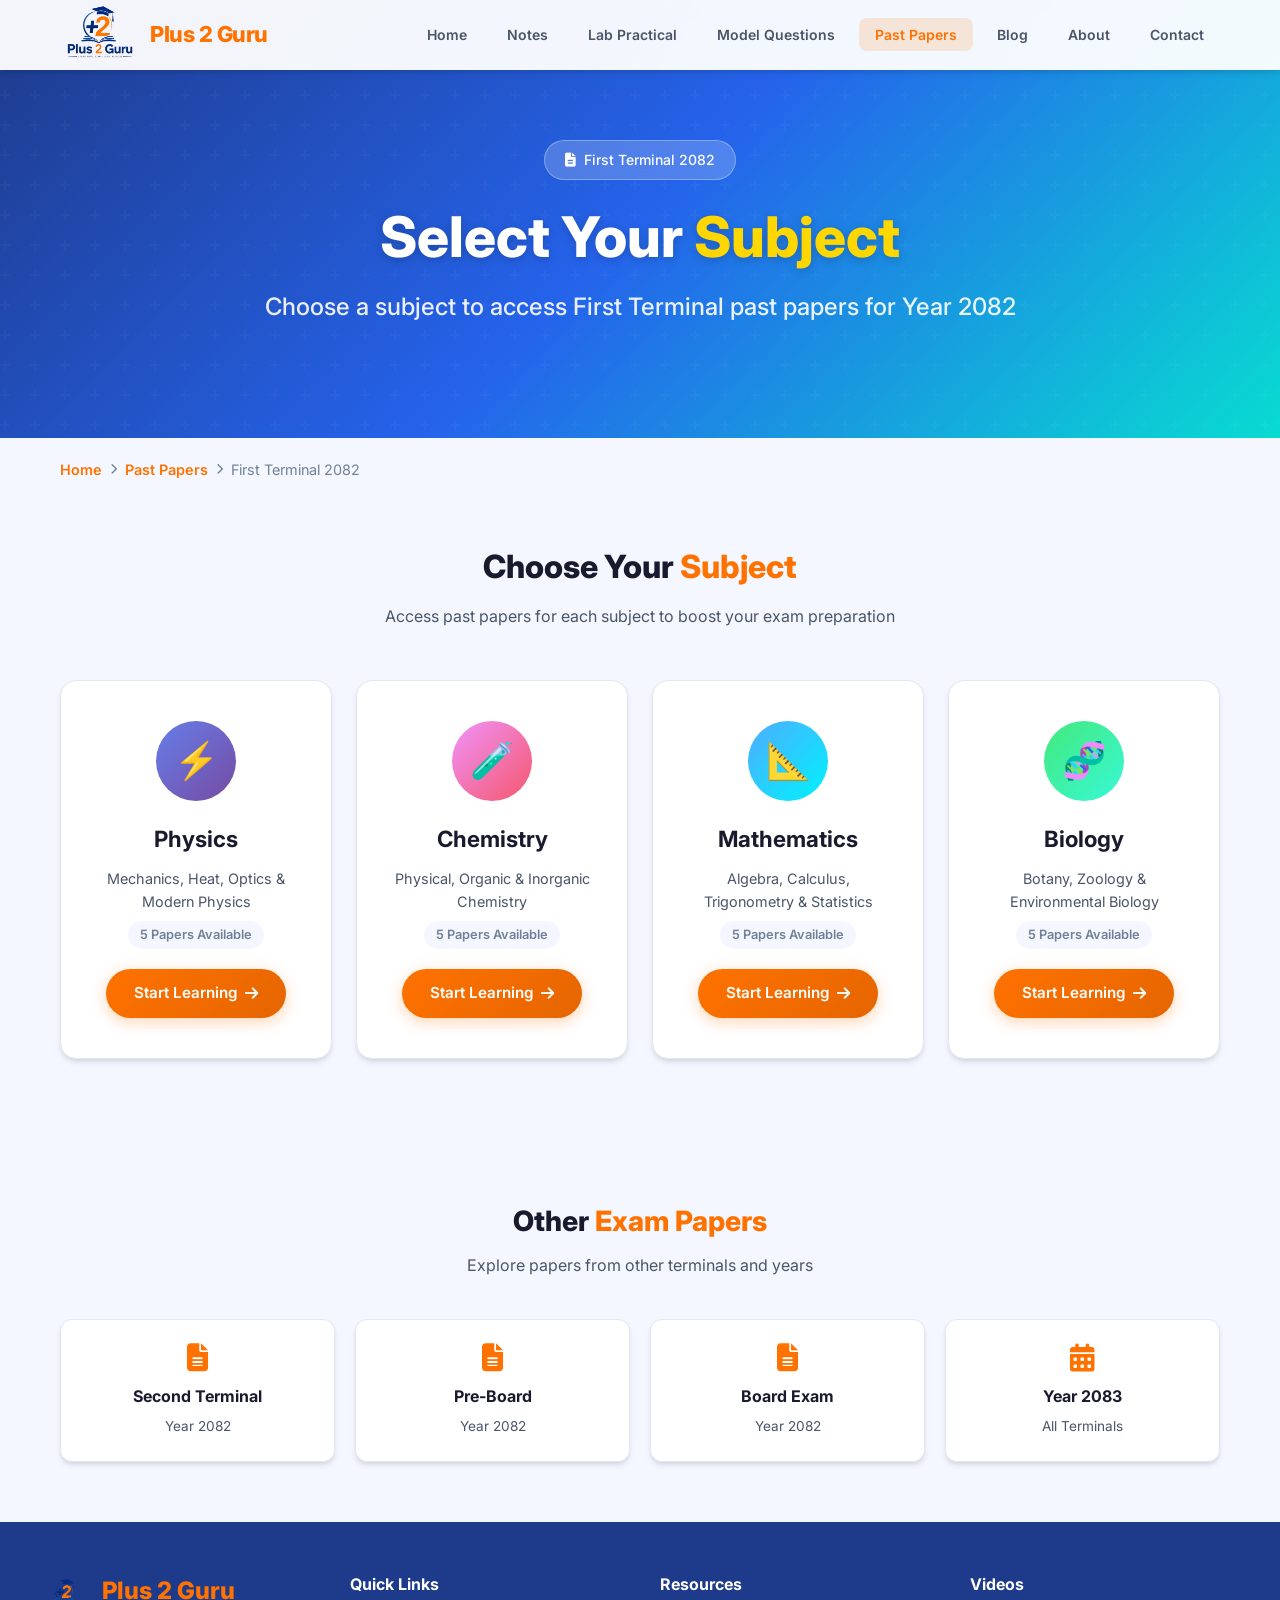
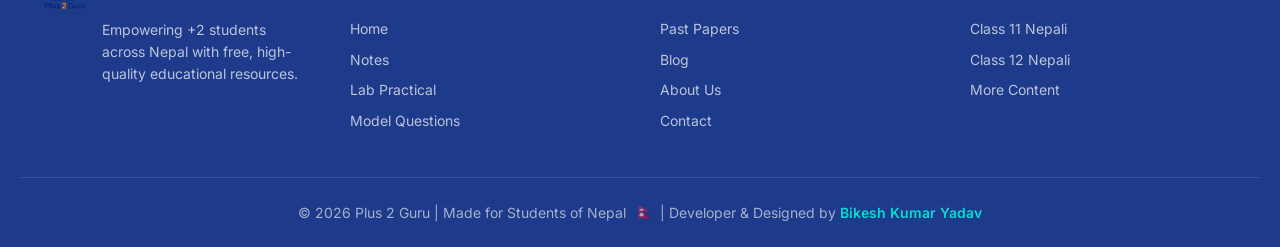
<file: 1termselect.html>
<!DOCTYPE html>
<html lang="en">
<head>
<meta charset="UTF-8">
<meta name="viewport" content="width=device-width, initial-scale=1.0">
<title>Plus 2 Guru </title>
<!-- Favicon -->
<link rel="icon" type="image/png" href="favicon.png.png">
<link rel="apple-touch-icon" href="favicon.png.png">
<link href="https://fonts.googleapis.com/css2?family=Inter:wght@300;400;500;600;700;800&display=swap" rel="stylesheet">
<link rel="stylesheet" href="https://cdnjs.cloudflare.com/ajax/libs/font-awesome/6.4.0/css/all.min.css">
<style>
:root {
    --primary: #ff7200;
    --primary-dark: #e56500;
    --secondary: #1e3a8a;
    --secondary-light: #2563eb;
    --accent: #08dcd1;
    --accent-hover: #06b8b0;
    --bg: #f4f7ff;
    --card-bg: #ffffff;
    --text-dark: #1a1a2e;
    --text-medium: #4a5568;
    --text-light: #718096;
    --border: #e2e8f0;
    --shadow: 0 4px 6px -1px rgba(0,0,0,0.1), 0 2px 4px -1px rgba(0,0,0,0.06);
    --shadow-lg: 0 20px 25px -5px rgba(0,0,0,0.1), 0 10px 10px -5px rgba(0,0,0,0.04);
    --radius: 16px;
    --radius-sm: 12px;
}

* { margin: 0; padding: 0; box-sizing: border-box; }
html { scroll-behavior: smooth; }

body {
    font-family: 'Inter', -apple-system, BlinkMacSystemFont, 'Segoe UI', sans-serif;
    background: var(--bg);
    color: var(--text-dark);
    overflow-x: hidden;
    line-height: 1.6;
}

/* Progress Bar */
.progress-bar {
    position: fixed; top: 0; left: 0; height: 3px;
    background: linear-gradient(90deg, var(--primary), var(--primary-dark));
    z-index: 10001; width: 0%;
    transition: width 0.1s linear;
}

/* Navigation */
.navbar {
    position: fixed; top: 0; left: 0; right: 0;
    background: rgba(255,255,255,0.95);
    backdrop-filter: blur(20px);
    -webkit-backdrop-filter: blur(20px);
    z-index: 1000;
    box-shadow: var(--shadow);
    transition: all 0.3s ease;
}
.nav-container {
    max-width: 1200px; margin: 0 auto; padding: 0 20px;
    display: flex; align-items: center; justify-content: space-between;
    height: 70px;
}
.logo { display: flex; align-items: center; gap: 10px; text-decoration: none; }
.logo img { width: 80px; height: 80px; object-fit: contain; border-radius: 8px; }
.logo-text { font-size: 22px; font-weight: 800; color: var(--primary); letter-spacing: -0.5px; }

.nav-links { display: flex; gap: 8px; list-style: none; }
.nav-links a {
    text-decoration: none; color: var(--text-medium); font-weight: 600;
    font-size: 14px; padding: 8px 16px; border-radius: 8px;
    transition: all 0.3s ease; position: relative;
}
.nav-links a:hover { color: var(--primary); background: rgba(255,114,0,0.1); }
.nav-links a.active { color: var(--primary); background: rgba(255,114,0,0.15); }

.mobile-menu-btn { display: none; background: none; border: none; font-size: 24px; color: var(--text-dark); cursor: pointer; padding: 8px; }

/* Mobile Nav */
.mobile-nav { display: none; position: fixed; top: 0; left: 0; right: 0; bottom: 0; background: rgba(0,0,0,0.5); z-index: 999; backdrop-filter: blur(4px); }
.mobile-nav.active { display: block; }
.mobile-nav-content { position: absolute; top: 0; right: 0; width: 280px; height: 100%; background: white; padding: 80px 24px 24px; box-shadow: -10px 0 30px rgba(0,0,0,0.1); transform: translateX(100%); transition: transform 0.3s ease; }
.mobile-nav.active .mobile-nav-content { transform: translateX(0); }
.mobile-nav-links { list-style: none; }
.mobile-nav-links a { display: block; padding: 14px 0; color: var(--text-dark); text-decoration: none; font-weight: 600; font-size: 16px; border-bottom: 1px solid var(--border); transition: color 0.3s ease; }
.mobile-nav-links a:hover, .mobile-nav-links a.active { color: var(--primary); }
.close-mobile-nav { position: absolute; top: 20px; right: 20px; background: none; border: none; font-size: 24px; cursor: pointer; color: var(--text-dark); }

/* Hero */
.hero { padding: 140px 20px 80px; text-align: center; background: linear-gradient(135deg, #1e3a8a 0%, #2563eb 50%, #08dcd1 100%); position: relative; overflow: hidden; }
.hero::before {
    content: ''; position: absolute; top: 0; left: 0; right: 0; bottom: 0;
    background: url("data:image/svg+xml,%3Csvg width='60' height='60' viewBox='0 0 60 60' xmlns='http://www.w3.org/2000/svg'%3E%3Cg fill='none' fill-rule='evenodd'%3E%3Cg fill='%23ffffff' fill-opacity='0.05'%3E%3Cpath d='M36 34v-4h-2v4h-4v2h4v4h2v-4h4v-2h-4zm0-30V0h-2v4h-4v2h4v4h2V6h4V4h-4zM6 34v-4H4v4H0v2h4v4h2v-4h4v-2H6zM6 4V0H4v4H0v2h4v4h2V6h4V4H6z'/%3E%3C/g%3E%3C/g%3E%3C/svg%3E");
    opacity: 0.5;
}
.hero-content { position: relative; z-index: 1; max-width: 800px; margin: 0 auto; }
.hero-badge { display: inline-flex; align-items: center; gap: 8px; background: rgba(255,255,255,0.2); backdrop-filter: blur(10px); padding: 8px 20px; border-radius: 50px; color: white; font-size: 14px; font-weight: 500; margin-bottom: 24px; border: 1px solid rgba(255,255,255,0.3); animation: fadeInUp 1s ease; }
.hero h1 { font-size: clamp(32px, 5vw, 56px); font-weight: 800; color: white; line-height: 1.2; margin-bottom: 16px; text-shadow: 0 2px 10px rgba(0,0,0,0.2); animation: fadeInUp 1s ease 0.2s both; }
.hero-subtitle { font-size: clamp(18px, 3vw, 24px); color: rgba(255,255,255,0.9); font-weight: 500; margin-bottom: 32px; animation: fadeInUp 1s ease 0.4s both; }

/* Breadcrumb */
.breadcrumb-section { padding: 20px; max-width: 1200px; margin: 0 auto; }
.breadcrumb {
    display: flex; align-items: center; gap: 8px;
    font-size: 0.9rem; color: var(--text-medium);
}
.breadcrumb a { color: var(--primary); text-decoration: none; font-weight: 600; transition: color 0.3s; }
.breadcrumb a:hover { color: var(--primary-dark); }
.breadcrumb i { font-size: 0.7rem; color: var(--text-light); }

/* Subjects Section */
.subjects-section { padding: 40px 20px 80px; max-width: 1200px; margin: 0 auto; }
.section-header { text-align: center; margin-bottom: 50px; }
.section-header h2 { font-size: clamp(24px, 3vw, 32px); font-weight: 800; margin-bottom: 12px; }
.section-header h2 .highlight { color: var(--primary); }
.section-header p { color: var(--text-medium); font-size: 1rem; }

.subjects-grid { display: grid; grid-template-columns: repeat(auto-fit, minmax(260px, 1fr)); gap: 24px; }

.subject-card {
    background: var(--card-bg); border: 1px solid var(--border); border-radius: var(--radius);
    padding: 40px 28px; text-align: center; transition: all 0.4s cubic-bezier(0.4,0,0.2,1);
    box-shadow: var(--shadow); position: relative; overflow: hidden;
}
.subject-card::before {
    content: ''; position: absolute; top: 0; left: 0; width: 100%; height: 4px;
    background: linear-gradient(90deg, var(--primary), var(--secondary-light));
    transform: scaleX(0); transform-origin: left; transition: transform 0.4s ease;
}
.subject-card:hover::before { transform: scaleX(1); }
.subject-card:hover {
    transform: translateY(-8px); box-shadow: var(--shadow-lg);
    border-color: rgba(255,114,0,0.2);
}

.subject-icon {
    width: 80px; height: 80px; border-radius: 50%;
    display: flex; align-items: center; justify-content: center;
    font-size: 36px; margin: 0 auto 20px;
    transition: all 0.3s ease;
}
.subject-card:hover .subject-icon { transform: scale(1.1) rotate(-5deg); }

.physics-icon { background: linear-gradient(135deg, #667eea, #764ba2); color: white; }
.chemistry-icon { background: linear-gradient(135deg, #f093fb, #f5576c); color: white; }
.math-icon { background: linear-gradient(135deg, #4facfe, #00f2fe); color: white; }
.biology-icon { background: linear-gradient(135deg, #43e97b, #38f9d7); color: white; }

.subject-card h3 { font-size: 1.4rem; font-weight: 700; margin-bottom: 10px; color: var(--text-dark); }
.subject-card p { color: var(--text-medium); font-size: 0.9rem; margin-bottom: 8px; line-height: 1.6; }
.subject-card .papers-count {
    display: inline-block; padding: 4px 12px; background: var(--bg);
    border-radius: 50px; font-size: 0.8rem; color: var(--text-light);
    margin-bottom: 20px; font-weight: 600;
}

.subject-btn {
    display: inline-flex; align-items: center; gap: 8px;
    padding: 12px 28px; background: linear-gradient(135deg, var(--primary), var(--primary-dark));
    color: white; text-decoration: none; border-radius: 50px;
    font-weight: 600; font-size: 0.95rem; transition: all 0.3s ease;
    box-shadow: 0 4px 15px rgba(255,114,0,0.3); border: none; cursor: pointer;
}
.subject-btn:hover { transform: translateY(-2px); box-shadow: 0 8px 25px rgba(255,114,0,0.4); }
.subject-btn i { transition: transform 0.3s ease; }
.subject-btn:hover i { transform: translateX(4px); }

/* Related Section */
.related-section { padding: 60px 20px; max-width: 1200px; margin: 0 auto; }
.related-header { text-align: center; margin-bottom: 40px; }
.related-header h2 { font-size: clamp(22px, 3vw, 28px); font-weight: 800; margin-bottom: 10px; }
.related-header h2 .highlight { color: var(--primary); }
.related-header p { color: var(--text-medium); }

.related-grid { display: grid; grid-template-columns: repeat(auto-fit, minmax(220px, 1fr)); gap: 20px; }
.related-card {
    background: var(--card-bg); border: 1px solid var(--border); border-radius: var(--radius-sm);
    padding: 24px; text-align: center; transition: all 0.3s ease;
    box-shadow: var(--shadow); text-decoration: none;
}
.related-card:hover {
    transform: translateY(-5px); box-shadow: var(--shadow-lg);
    border-color: rgba(255,114,0,0.2);
}
.related-card i { font-size: 28px; color: var(--primary); margin-bottom: 12px; display: block; }
.related-card h4 { font-size: 1rem; font-weight: 700; color: var(--text-dark); margin-bottom: 6px; }
.related-card p { font-size: 0.85rem; color: var(--text-medium); }

/* Footer */
footer { background: var(--secondary); color: white; padding: 50px 20px 20px; }
.footer-content { max-width: 1200px; margin: 0 auto; display: grid; grid-template-columns: repeat(auto-fit, minmax(250px, 1fr)); gap: 40px; margin-bottom: 40px; }
.footer-brand { display: flex; align-items: flex-start; gap: 12px; }
.footer-brand img { width: 50px; height: 50px; object-fit: contain; border-radius: 8px; }
.footer-brand h3 { font-size: 24px; font-weight: 800; color: var(--primary); margin-bottom: 8px; }
.footer-brand p { color: rgba(255,255,255,0.7); font-size: 14px; line-height: 1.6; }
.footer-links h4 { font-size: 16px; font-weight: 700; margin-bottom: 16px; color: white; }
.footer-links ul { list-style: none; }
.footer-links a { color: rgba(255,255,255,0.7); text-decoration: none; font-size: 14px; line-height: 2.2; transition: color 0.3s ease; }
.footer-links a:hover { color: var(--primary); }
.footer-bottom { border-top: 1px solid rgba(255,255,255,0.1); padding-top: 20px; text-align: center; color: rgba(255,255,255,0.6); font-size: 14px; }
.footer-bottom .flag { font-size: 18px; margin-left: 4px; }
.footer-bottom .designer { color: var(--accent); font-weight: 600; }

/* Animations */
@keyframes fadeInUp { from { opacity: 0; transform: translateY(30px); } to { opacity: 1; transform: translateY(0); } }

/* Scrollbar */
::-webkit-scrollbar { width: 8px; }
::-webkit-scrollbar-track { background: var(--bg); }
::-webkit-scrollbar-thumb { background: var(--primary); border-radius: 4px; }
::-webkit-scrollbar-thumb:hover { background: var(--primary-dark); }

/* Back to Top */
.back-to-top {
    position: fixed; bottom: 30px; right: 30px; width: 50px; height: 50px;
    background: var(--primary); border-radius: 50%;
    display: flex; align-items: center; justify-content: center;
    color: white; font-size: 20px; cursor: pointer;
    opacity: 0; visibility: hidden; transition: all 0.4s ease;
    box-shadow: 0 5px 20px rgba(255,114,0,0.3); z-index: 999; border: none;
}
.back-to-top.visible { opacity: 1; visibility: visible; }
.back-to-top:hover { transform: translateY(-5px); box-shadow: 0 10px 30px rgba(255,114,0,0.4); }

/* Responsive */
@media (max-width: 1024px) {
    .nav-links { gap: 4px; }
    .nav-links a { padding: 6px 12px; font-size: 13px; }
}

@media (max-width: 768px) {
    .nav-links { display: none; }
    .mobile-menu-btn { display: block; }
    .hero { padding: 120px 16px 60px; }
    .subjects-section { padding: 30px 16px 60px; }
    .subjects-grid { grid-template-columns: 1fr; }
    .subject-card { padding: 32px 24px; }
    .related-grid { grid-template-columns: repeat(2, 1fr); }
    .related-section { padding: 40px 16px; }
    .footer-content { grid-template-columns: 1fr; gap: 30px; text-align: center; }
    .footer-brand { justify-content: center; flex-direction: column; align-items: center; }
}

@media (max-width: 480px) {
    .logo-text { font-size: 18px; }
    .hero h1 { font-size: 28px; }
    .subject-icon { width: 60px; height: 60px; font-size: 28px; }
    .related-grid { grid-template-columns: 1fr; }
    .breadcrumb { font-size: 0.8rem; }
}
</style>
</head>
<body>

<div class="progress-bar" id="progressBar"></div>

<!-- Navigation -->
<nav class="navbar" id="navbar">
    <div class="nav-container">
        <a href="index.html" class="logo">
            <img src="logo.png.png" alt="Plus 2 Guru Logo">
            <span class="logo-text">Plus 2 Guru</span>
        </a>
        <ul class="nav-links">
            <li><a href="index.html">Home</a></li>
            <li><a href="note.html">Notes</a></li>
            <li><a href="labclass.html">Lab Practical</a></li>
            <li><a href="modelclass.html">Model Questions</a></li>
            <li><a href="past1.html" class="active">Past Papers</a></li>
            <li><a href="blo.html">Blog</a></li>
            <li><a href="about.html">About</a></li>
            <li><a href="contact.html">Contact</a></li>
        </ul>
        <button class="mobile-menu-btn" onclick="toggleMobileNav()">
            <i class="fas fa-bars"></i>
        </button>
    </div>
</nav>

<!-- Mobile Navigation -->
<div class="mobile-nav" id="mobileNav" onclick="closeMobileNav(event)">
    <div class="mobile-nav-content">
        <button class="close-mobile-nav" onclick="toggleMobileNav()">
            <i class="fas fa-times"></i>
        </button>
        <ul class="mobile-nav-links">
            <li><a href="index.html">Home</a></li>
            <li><a href="note.html">Notes</a></li>
            <li><a href="labclass.html">Lab Practical</a></li>
            <li><a href="modelclass.html">Model Questions</a></li>
            <li><a href="past1.html" class="active">Past Papers</a></li>
            <li><a href="blo.html">Blog</a></li>
            <li><a href="about.html">About</a></li>
            <li><a href="contact.html">Contact</a></li>
        </ul>
    </div>
</div>

<!-- Hero -->
<section class="hero">
    <div class="hero-content">
        <div class="hero-badge">
            <i class="fas fa-file-alt"></i>
            <span>First Terminal 2082</span>
        </div>
        <h1>Select Your <span style="color: #ffd700;">Subject</span></h1>
        <p class="hero-subtitle">Choose a subject to access First Terminal past papers for Year 2082</p>
    </div>
</section>

<!-- Breadcrumb -->
<div class="breadcrumb-section">
    <div class="breadcrumb">
        <a href="index.html">Home</a>
        <i class="fas fa-chevron-right"></i>
        <a href="past1.html">Past Papers</a>
        <i class="fas fa-chevron-right"></i>
        <span style="color: var(--text-light);">First Terminal 2082</span>
    </div>
</div>

<!-- Subjects Section -->
<section class="subjects-section">
    <div class="section-header">
        <h2>Choose Your <span class="highlight">Subject</span></h2>
        <p>Access past papers for each subject to boost your exam preparation</p>
    </div>

    <div class="subjects-grid">
        <div class="subject-card">
            <div class="subject-icon physics-icon">⚡</div>
            <h3>Physics</h3>
            <p>Mechanics, Heat, Optics & Modern Physics</p>
            <span class="papers-count">5 Papers Available</span>
            <a href="1physics.html" class="subject-btn">Start Learning <i class="fas fa-arrow-right"></i></a>
        </div>

        <div class="subject-card">
            <div class="subject-icon chemistry-icon">🧪</div>
            <h3>Chemistry</h3>
            <p>Physical, Organic & Inorganic Chemistry</p>
            <span class="papers-count">5 Papers Available</span>
            <a href="1chemistry.html" class="subject-btn">Start Learning <i class="fas fa-arrow-right"></i></a>
        </div>

        <div class="subject-card">
            <div class="subject-icon math-icon">📐</div>
            <h3>Mathematics</h3>
            <p>Algebra, Calculus, Trigonometry & Statistics</p>
            <span class="papers-count">5 Papers Available</span>
            <a href="1math.html" class="subject-btn">Start Learning <i class="fas fa-arrow-right"></i></a>
        </div>

        <div class="subject-card">
            <div class="subject-icon biology-icon">🧬</div>
            <h3>Biology</h3>
            <p>Botany, Zoology & Environmental Biology</p>
            <span class="papers-count">5 Papers Available</span>
            <a  class="subject-btn" onclick="alert('Data not Available!')"></i>Start Learning <i class="fas fa-arrow-right"></i></a>
        </div>
    </div>
</section>

<!-- Related Papers Section -->
<section class="related-section">
    <div class="related-header">
        <h2>Other <span class="highlight">Exam Papers</span></h2>
        <p>Explore papers from other terminals and years</p>
    </div>
    <div class="related-grid">
        <a href="2termselect.html" class="related-card">
            <i class="fas fa-file-alt"></i>
            <h4>Second Terminal</h4>
            <p>Year 2082</p>
        </a>
        <a href="3termselect.html" class="related-card">
            <i class="fas fa-file-alt"></i>
            <h4>Pre-Board</h4>
            <p>Year 2082</p>
        </a>
        <a href="4termselect.html" class="related-card">
            <i class="fas fa-file-alt"></i>
            <h4>Board Exam</h4>
            <p>Year 2082</p>
        </a>
        <a href="past1.html" class="related-card">
            <i class="fas fa-calendar-alt"></i>
            <h4>Year 2083</h4>
            <p>All Terminals</p>
        </a>
    </div>
</section>

<!-- Footer -->
<footer>
    <div class="footer-content">
        <div class="footer-brand">
            <img src="logo.png.png" alt="Plus 2 Guru Logo">
            <div>
                <h3>Plus 2 Guru</h3>
                <p>Empowering +2 students across Nepal with free, high-quality educational resources.</p>
            </div>
        </div>
        <div class="footer-links">
            <h4>Quick Links</h4>
            <ul>
                <li><a href="index.html">Home</a></li>
                <li><a href="note.html">Notes</a></li>
                <li><a href="labclass.html">Lab Practical</a></li>
                <li><a href="modelclass.html">Model Questions</a></li>
            </ul>
        </div>
        <div class="footer-links">
            <h4>Resources</h4>
            <ul>
                <li><a href="past1.html">Past Papers</a></li>
                <li><a href="blo.html">Blog</a></li>
                <li><a href="about.html">About Us</a></li>
                <li><a href="contact.html">Contact</a></li>
            </ul>
        </div>
        <div class="footer-links">
            <h4>Videos</h4>
            <ul>
                <li><a href="https://youtu.be/6KWJbHNCSGM" target="_blank">Class 11 Nepali</a></li>
                <li><a href="https://youtu.be/NWFa-pmpjSs" target="_blank">Class 12 Nepali</a></li>
                <li><a href="blo.html">More Content</a></li>
            </ul>
        </div>
    </div>
    <div class="footer-bottom">
        <p>© 2026 Plus 2 Guru | Made for Students of Nepal <span class="flag">🇳🇵</span> | Developer & Designed by <span class="designer">Bikesh Kumar Yadav</span></p>
    </div>
</footer>

<!-- Back to Top -->
<button class="back-to-top" id="backToTop" onclick="scrollToTop()">
    <i class="fas fa-arrow-up"></i>
</button>

<script>
// Mobile Navigation
function toggleMobileNav() {
    const nav = document.getElementById('mobileNav');
    nav.classList.toggle('active');
    document.body.style.overflow = nav.classList.contains('active') ? 'hidden' : '';
}
function closeMobileNav(event) {
    if (event.target === document.getElementById('mobileNav')) toggleMobileNav();
}

// Scroll Progress
window.addEventListener('scroll', () => {
    const winScroll = document.body.scrollTop || document.documentElement.scrollTop;
    const height = document.documentElement.scrollHeight - document.documentElement.clientHeight;
    document.getElementById('progressBar').style.width = (winScroll / height) * 100 + '%';
});

// Navbar Shadow
window.addEventListener('scroll', function() {
    const navbar = document.querySelector('.navbar');
    navbar.style.boxShadow = window.scrollY > 50 ? '0 4px 20px rgba(0,0,0,0.1)' : 'var(--shadow)';
});

// Back to Top
const backToTop = document.getElementById('backToTop');
window.addEventListener('scroll', () => {
    backToTop.classList.toggle('visible', window.scrollY > 500);
});
function scrollToTop() { window.scrollTo({ top: 0, behavior: 'smooth' }); }

// Intersection Observer
const observerOptions = { threshold: 0.1, rootMargin: '0px 0px -50px 0px' };
const observer = new IntersectionObserver((entries) => {
    entries.forEach(entry => {
        if (entry.isIntersecting) {
            entry.target.style.opacity = '1';
            entry.target.style.transform = 'translateY(0)';
        }
    });
}, observerOptions);

document.querySelectorAll('.subject-card, .related-card').forEach((el, index) => {
    el.style.opacity = '0';
    el.style.transform = 'translateY(30px)';
    el.style.transition = `all 0.6s ease ${index * 0.1}s`;
    observer.observe(el);
});
</script>

</body>
</html>
</file>
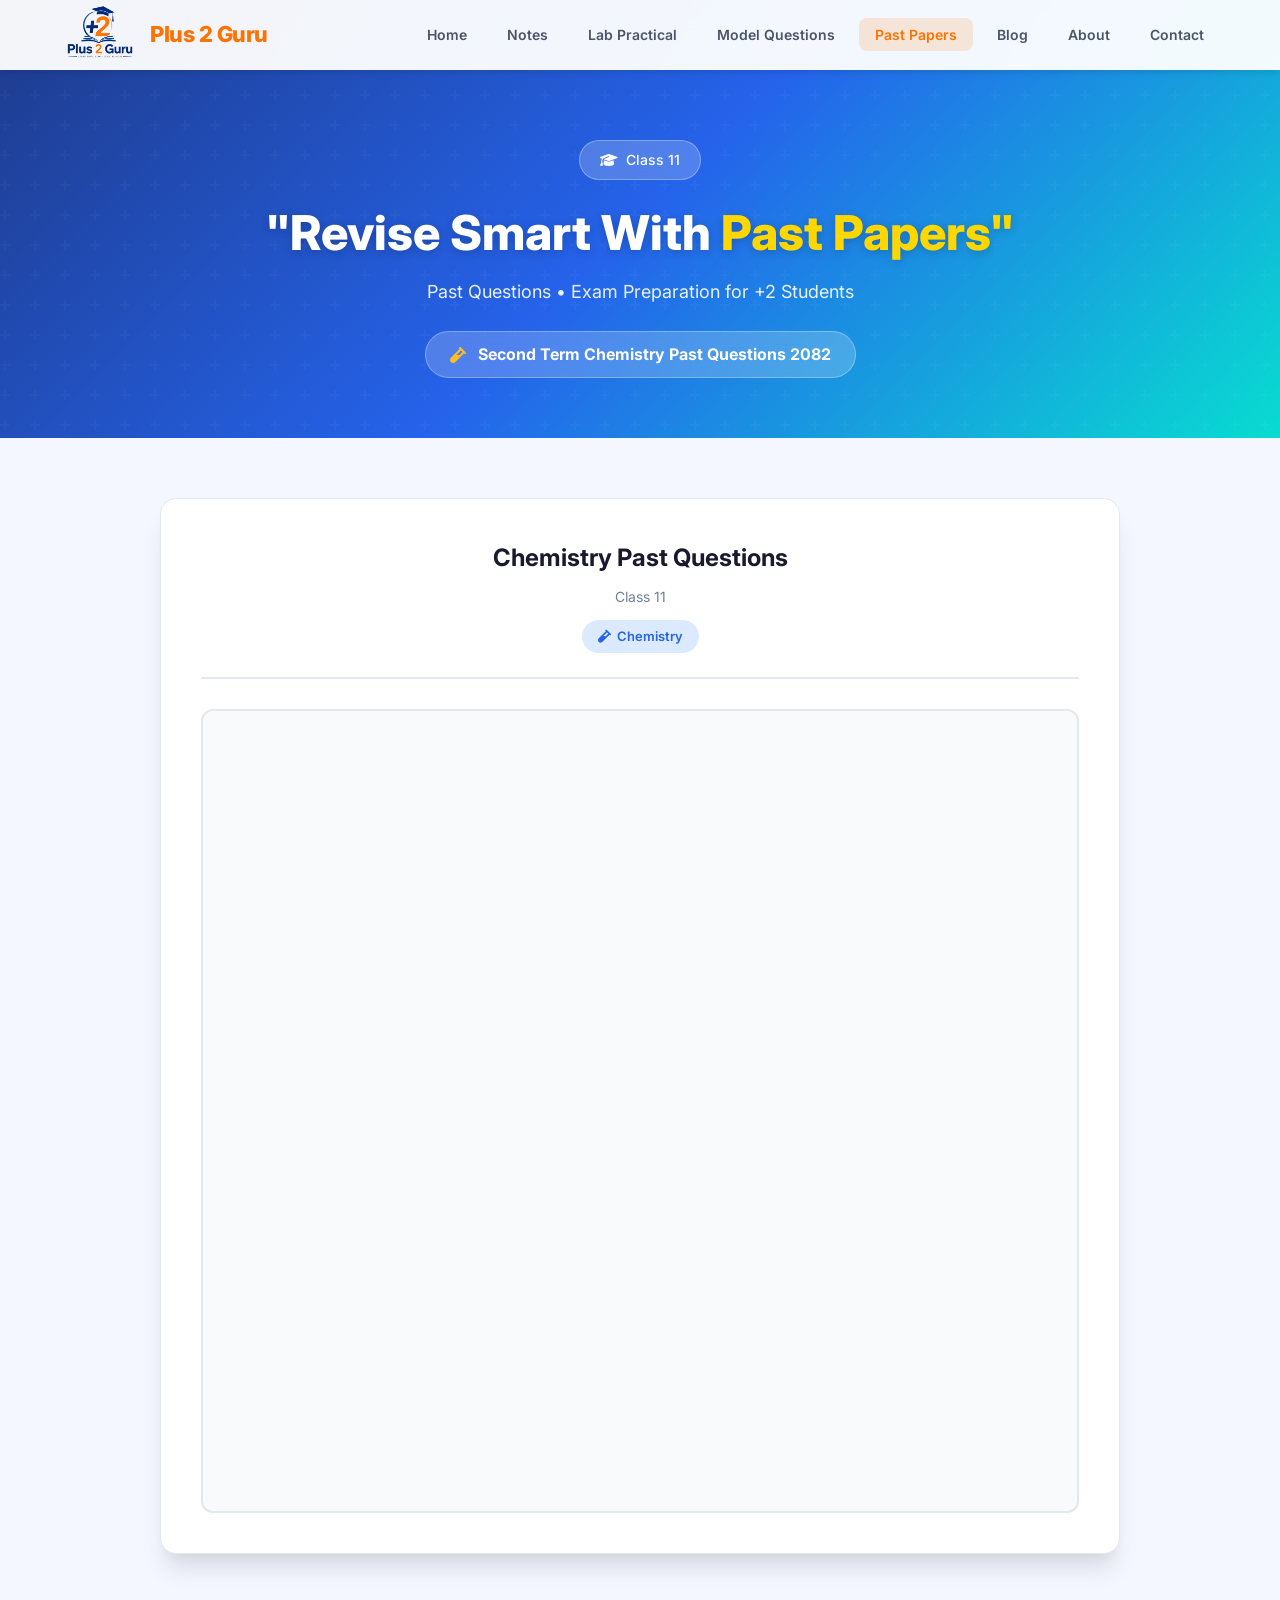
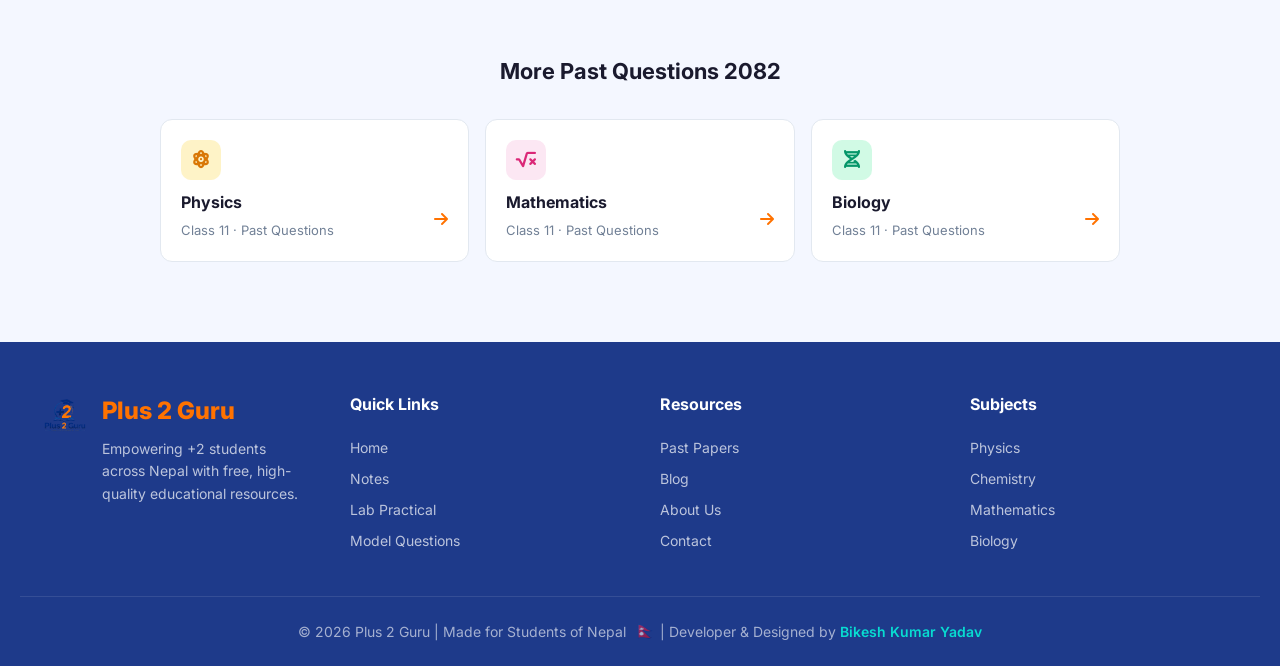
<file: 2chemistry.html>
<!DOCTYPE html>
<html lang="en">
<head>
<meta charset="UTF-8">
<meta name="viewport" content="width=device-width, initial-scale=1.0">
<title>Plus 2 Guru</title>
<!-- Favicon -->
<link rel="icon" type="image/png" href="favicon.png.png">
<link rel="apple-touch-icon" href="favicon.png.png">
<link href="https://fonts.googleapis.com/css2?family=Inter:wght@300;400;500;600;700;800&display=swap" rel="stylesheet">
<link rel="stylesheet" href="https://cdnjs.cloudflare.com/ajax/libs/font-awesome/6.4.0/css/all.min.css">
<style>
    :root {
        --primary: #ff7200;
        --primary-dark: #e56500;
        --secondary: #1e3a8a;
        --secondary-light: #2563eb;
        --accent: #08dcd1;
        --accent-hover: #06b8b0;
        --bg: #f4f7ff;
        --card-bg: #ffffff;
        --text-dark: #1a1a2e;
        --text-medium: #4a5568;
        --text-light: #718096;
        --border: #e2e8f0;
        --shadow: 0 4px 6px -1px rgba(0,0,0,0.1), 0 2px 4px -1px rgba(0,0,0,0.06);
        --shadow-lg: 0 20px 25px -5px rgba(0,0,0,0.1), 0 10px 10px -5px rgba(0,0,0,0.04);
        --radius: 16px;
        --radius-sm: 12px;
    }

    * { margin: 0; padding: 0; box-sizing: border-box; }
    html { scroll-behavior: smooth; }

    body {
        font-family: 'Inter', -apple-system, BlinkMacSystemFont, 'Segoe UI', sans-serif;
        background: var(--bg);
        color: var(--text-dark);
        line-height: 1.6;
        overflow-x: hidden;
    }

    /* Navigation */
    .navbar {
        position: fixed;
        top: 0; left: 0; right: 0;
        background: rgba(255, 255, 255, 0.95);
        backdrop-filter: blur(20px);
        -webkit-backdrop-filter: blur(20px);
        z-index: 1000;
        box-shadow: var(--shadow);
        transition: all 0.3s ease;
    }
    .nav-container {
        max-width: 1200px;
        margin: 0 auto;
        padding: 0 20px;
        display: flex;
        align-items: center;
        justify-content: space-between;
        height: 70px;
    }
    .logo {
        display: flex;
        align-items: center;
        gap: 10px;
        text-decoration: none;
    }
    .logo img { width: 80px; height: 80px; object-fit: contain; border-radius: 8px; }
    .logo-text { font-size: 22px; font-weight: 800; color: var(--primary); letter-spacing: -0.5px; }
    .nav-links { display: flex; gap: 8px; list-style: none; align-items: center; }
    .nav-links a {
        text-decoration: none;
        color: var(--text-medium);
        font-weight: 600;
        font-size: 14px;
        padding: 8px 16px;
        border-radius: 8px;
        transition: all 0.3s ease;
    }
    .nav-links a:hover { color: var(--primary); background: rgba(255, 114, 0, 0.1); }
    .nav-links a.active { color: var(--primary); background: rgba(255, 114, 0, 0.15); }

    .mobile-menu-btn {
        display: none;
        background: none;
        border: none;
        font-size: 24px;
        color: var(--text-dark);
        cursor: pointer;
        padding: 8px;
    }

    /* Hero Section */
    .hero {
        padding: 140px 20px 60px;
        text-align: center;
        background: linear-gradient(135deg, #1e3a8a 0%, #2563eb 50%, #08dcd1 100%);
        position: relative;
        overflow: hidden;
    }
    .hero::before {
        content: '';
        position: absolute;
        top: 0; left: 0; right: 0; bottom: 0;
        background: url("data:image/svg+xml,%3Csvg width='60' height='60' viewBox='0 0 60 60' xmlns='http://www.w3.org/2000/svg'%3E%3Cg fill='none' fill-rule='evenodd'%3E%3Cg fill='%23ffffff' fill-opacity='0.05'%3E%3Cpath d='M36 34v-4h-2v4h-4v2h4v4h2v-4h4v-2h-4zm0-30V0h-2v4h-4v2h4v4h2V6h4V4h-4zM6 34v-4H4v4H0v2h4v4h2v-4h4v-2H6zM6 4V0H4v4H0v2h4v4h2V6h4V4H6z'/%3E%3C/g%3E%3C/g%3E%3C/svg%3E");
        opacity: 0.5;
    }
    .hero-content {
        position: relative;
        z-index: 1;
        max-width: 800px;
        margin: 0 auto;
    }
    .hero-badge {
        display: inline-flex;
        align-items: center;
        gap: 8px;
        background: rgba(255,255,255,0.2);
        backdrop-filter: blur(10px);
        padding: 8px 20px;
        border-radius: 50px;
        color: white;
        font-size: 14px;
        font-weight: 500;
        margin-bottom: 24px;
        border: 1px solid rgba(255,255,255,0.3);
    }
    .hero h1 {
        font-size: clamp(28px, 5vw, 48px);
        font-weight: 800;
        color: white;
        line-height: 1.2;
        margin-bottom: 16px;
        text-shadow: 0 2px 10px rgba(0,0,0,0.2);
    }
    .hero p {
        font-size: clamp(16px, 2vw, 18px);
        color: rgba(255,255,255,0.9);
        max-width: 600px;
        margin: 0 auto 24px;
    }
    .hero-tag {
        display: inline-flex;
        align-items: center;
        gap: 8px;
        background: rgba(255,255,255,0.2);
        backdrop-filter: blur(10px);
        padding: 10px 24px;
        border-radius: 50px;
        color: white;
        font-size: 16px;
        font-weight: 700;
        border: 1px solid rgba(255,255,255,0.3);
    }
    .hero-tag i { color: #fbbf24; margin-right: 4px; }

    /* PDF Section */
    .content-section {
        padding: 60px 20px;
        max-width: 1000px;
        margin: 0 auto;
    }
    .paper-card {
        background: var(--card-bg);
        border-radius: var(--radius);
        padding: 40px;
        box-shadow: var(--shadow-lg);
        border: 1px solid var(--border);
    }
    .paper-header {
        text-align: center;
        margin-bottom: 30px;
        padding-bottom: 24px;
        border-bottom: 2px solid var(--border);
    }
    .paper-header h2 {
        font-size: 24px;
        font-weight: 700;
        color: var(--text-dark);
        margin-bottom: 8px;
    }
    .paper-header p {
        color: var(--text-light);
        font-size: 14px;
    }
    .paper-header .subject-tag {
        display: inline-flex;
        align-items: center;
        gap: 6px;
        background: #dbeafe;
        color: #2563eb;
        padding: 6px 16px;
        border-radius: 20px;
        font-size: 13px;
        font-weight: 600;
        margin-top: 12px;
    }

    /* PDF Viewer */
    .pdf-container {
        position: relative;
        width: 100%;
        border-radius: var(--radius-sm);
        overflow: hidden;
        background: #f8fafc;
        border: 2px solid var(--border);
    }
    .pdf-container iframe {
        width: 100%;
        height: 800px;
        border: none;
        display: block;
    }
    .pdf-fallback {
        display: none;
        padding: 60px 20px;
        text-align: center;
        background: #f8fafc;
    }
    .pdf-fallback i {
        font-size: 48px;
        color: var(--primary);
        margin-bottom: 16px;
    }
    .pdf-fallback h3 {
        font-size: 20px;
        font-weight: 700;
        margin-bottom: 8px;
        color: var(--text-dark);
    }
    .pdf-fallback p {
        color: var(--text-medium);
        margin-bottom: 24px;
        font-size: 15px;
    }
    .btn-download {
        display: inline-flex;
        align-items: center;
        gap: 8px;
        padding: 12px 28px;
        background: var(--primary);
        color: white;
        border-radius: var(--radius-sm);
        text-decoration: none;
        font-weight: 600;
        font-size: 15px;
        transition: all 0.3s ease;
        box-shadow: 0 4px 15px rgba(255, 114, 0, 0.3);
    }
    .btn-download:hover {
        background: var(--primary-dark);
        transform: translateY(-2px);
        box-shadow: 0 8px 25px rgba(255, 114, 0, 0.4);
    }

    /* Related Section */
    .related-section {
        padding: 40px 20px 80px;
        max-width: 1000px;
        margin: 0 auto;
    }
    .related-header {
        text-align: center;
        margin-bottom: 30px;
    }
    .related-header h3 {
        font-size: 22px;
        font-weight: 700;
        color: var(--text-dark);
    }
    .related-grid {
        display: grid;
        grid-template-columns: repeat(auto-fit, minmax(220px, 1fr));
        gap: 16px;
    }
    .related-card {
        background: var(--card-bg);
        border-radius: var(--radius-sm);
        padding: 20px;
        border: 1px solid var(--border);
        transition: all 0.3s ease;
        cursor: pointer;
        text-decoration: none;
        display: block;
    }
    .related-card:hover {
        transform: translateY(-4px);
        box-shadow: var(--shadow);
        border-color: var(--primary);
    }
    .related-card .subject-icon {
        width: 40px;
        height: 40px;
        border-radius: 10px;
        display: flex;
        align-items: center;
        justify-content: center;
        margin-bottom: 10px;
        font-size: 18px;
    }
    .related-card.physics .subject-icon { background: #fef3c7; color: #d97706; }
    .related-card.math .subject-icon { background: #fce7f3; color: #db2777; }
    .related-card.biology .subject-icon { background: #d1fae5; color: #059669; }
    .related-card h4 {
        font-size: 16px;
        font-weight: 700;
        color: var(--text-dark);
        margin-bottom: 4px;
    }
    .related-card p {
        font-size: 13px;
        color: var(--text-light);
    }
    .related-card .arrow {
        float: right;
        color: var(--primary);
        margin-top: -30px;
        font-size: 16px;
        transition: transform 0.3s ease;
    }
    .related-card:hover .arrow {
        transform: translateX(4px);
    }

    /* Footer */
    footer { background: var(--secondary); color: white; padding: 50px 20px 20px; }
    .footer-content {
        max-width: 1200px;
        margin: 0 auto;
        display: grid;
        grid-template-columns: repeat(auto-fit, minmax(250px, 1fr));
        gap: 40px;
        margin-bottom: 40px;
    }
    .footer-brand { display: flex; align-items: flex-start; gap: 12px; }
    .footer-brand img { width: 50px; height: 50px; object-fit: contain; border-radius: 8px; }
    .footer-brand h3 { font-size: 24px; font-weight: 800; color: var(--primary); margin-bottom: 8px; }
    .footer-brand p { color: rgba(255,255,255,0.7); font-size: 14px; line-height: 1.6; }
    .footer-links h4 { font-size: 16px; font-weight: 700; margin-bottom: 16px; color: white; }
    .footer-links ul { list-style: none; }
    .footer-links a { color: rgba(255,255,255,0.7); text-decoration: none; font-size: 14px; line-height: 2.2; transition: color 0.3s ease; }
    .footer-links a:hover { color: var(--primary); }
    .footer-bottom {
        border-top: 1px solid rgba(255,255,255,0.1);
        padding-top: 20px;
        text-align: center;
        color: rgba(255,255,255,0.6);
        font-size: 14px;
    }
    .footer-bottom .flag { font-size: 18px; margin-left: 4px; }
    .footer-bottom .designer { color: var(--accent); font-weight: 600; }

    /* Mobile Navigation */
    .mobile-nav {
        display: none;
        position: fixed;
        top: 0; left: 0; right: 0; bottom: 0;
        background: rgba(0,0,0,0.5);
        z-index: 999;
        backdrop-filter: blur(4px);
    }
    .mobile-nav.active { display: block; }
    .mobile-nav-content {
        position: absolute;
        top: 0; right: 0;
        width: 280px;
        height: 100%;
        background: white;
        padding: 80px 24px 24px;
        box-shadow: -10px 0 30px rgba(0,0,0,0.1);
        transform: translateX(100%);
        transition: transform 0.3s ease;
    }
    .mobile-nav.active .mobile-nav-content { transform: translateX(0); }
    .mobile-nav-links { list-style: none; }
    .mobile-nav-links a {
        display: block;
        padding: 14px 0;
        color: var(--text-dark);
        text-decoration: none;
        font-weight: 600;
        font-size: 16px;
        border-bottom: 1px solid var(--border);
        transition: color 0.3s ease;
    }
    .mobile-nav-links a:hover, .mobile-nav-links a.active { color: var(--primary); }
    .close-mobile-nav {
        position: absolute;
        top: 20px; right: 20px;
        background: none;
        border: none;
        font-size: 24px;
        cursor: pointer;
        color: var(--text-dark);
    }

    /* Scrollbar */
    ::-webkit-scrollbar { width: 8px; }
    ::-webkit-scrollbar-track { background: var(--bg); }
    ::-webkit-scrollbar-thumb { background: var(--primary); border-radius: 4px; }
    ::-webkit-scrollbar-thumb:hover { background: var(--primary-dark); }

    /* Responsive */
    @media (max-width: 768px) {
        .nav-links { display: none; }
        .mobile-menu-btn { display: block; }
        .hero { padding: 120px 16px 40px; }
        .paper-card { padding: 24px; }
        .pdf-container iframe { height: 500px; }
        .related-grid { grid-template-columns: 1fr; }
        .content-section { padding: 40px 16px; }
        .related-section { padding: 30px 16px 60px; }
    }
    @media (max-width: 480px) {
        .hero h1 { font-size: 26px; }
        .pdf-container iframe { height: 400px; }
        .paper-header h2 { font-size: 20px; }
    }
</style>
</head>
<body>

    <!-- Navigation -->
    <nav class="navbar">
        <div class="nav-container">
            <a href="index.html" class="logo">
                <img src="logo.png.png" alt="Plus2 Guru Logo">
                <span class="logo-text">Plus 2 Guru</span>
            </a>
            <ul class="nav-links">
                <li><a href="index.html">Home</a></li>
                <li><a href="note.html">Notes</a></li>
                <li><a href="labclass.html">Lab Practical</a></li>
                <li><a href="modelclass.html" >Model Questions</a></li>
                <li><a href="past1.html" class="active">Past Papers</a></li>
                <li><a href="blo.html">Blog</a></li>
                <li><a href="about.html">About</a></li>
                <li><a href="contact.html">Contact</a></li>
            </ul>
            <button class="mobile-menu-btn" onclick="toggleMobileNav()"><i class="fas fa-bars"></i></button>
        </div>
    </nav>

    <!-- Mobile Navigation -->
    <div class="mobile-nav" id="mobileNav" onclick="closeMobileNav(event)">
        <div class="mobile-nav-content">
            <button class="close-mobile-nav" onclick="toggleMobileNav()"><i class="fas fa-times"></i></button>
            <ul class="mobile-nav-links">
                <li><a href="index.html">Home</a></li>
                <li><a href="note.html">Notes</a></li>
                <li><a href="labclass.html">Lab Practical</a></li>
                <li><a href="modelclass.html" >Model Questions</a></li>
                <li><a href="past1.html" class="active">Past Papers</a></li>
                <li><a href="blo.html">Blog</a></li>
                <li><a href="about.html">About</a></li>
                <li><a href="contact.html">Contact</a></li>
            </ul>
        </div>
    </div>

    <!-- Hero Section -->
    <section class="hero">
        <div class="hero-content">
            <div class="hero-badge">
                <i class="fas fa-graduation-cap"></i>
                <span>Class 11 </span>
            </div>
            <h1>"Revise Smart With <span style="color: #ffd700;">Past Papers"</span></h1>
            <p>Past Questions • Exam Preparation for +2 Students</p>
            <div class="hero-tag">
                <i class="fas fa-vial"></i>
                Second Term Chemistry Past Questions 2082
            </div>
        </div>
    </section>

    <!-- PDF Section -->
    <section class="content-section">
        <div class="paper-card">
            <div class="paper-header">
                <h2>Chemistry Past Questions</h2>
                <p>Class 11</p>
                <span class="subject-tag">
                    <i class="fas fa-vial"></i> Chemistry
                </span>
            </div>
            <div class="pdf-container">
                <iframe 
                    src="https://drive.google.com/file/d/1vEQ52cxzyLMbCCuMxnWejWKHYDjyIUZS/preview" 
                    allow="autoplay"
                    title="Chemistry Model Questions">
                </iframe>
                <div class="pdf-fallback" id="pdfFallback">
                    <i class="fas fa-file-pdf"></i>
                    <h3>Unable to Load PDF</h3>
                    <p>The PDF viewer may not be available on your device. You can download the file directly.</p>
                    <a href="https://drive.google.com/uc?export=download&id=1si919D4dDi1Fr82BboqLB90RB_JSUEvl" class="btn-download" target="_blank">
                        <i class="fas fa-download"></i>
                        Download PDF
                    </a>
                </div>
            </div>
        </div>
    </section>

    <!-- Related Model Questions -->
    <section class="related-section">
        <div class="related-header">
            <h3>More Past Questions 2082</h3>
        </div>
        <div class="related-grid">
            <a href="2physics.html" class="related-card physics">
                <div class="subject-icon"><i class="fas fa-atom"></i></div>
                <h4>Physics</h4>
                <p>Class 11 &middot; Past Questions</p>
                <i class="fas fa-arrow-right arrow"></i>
            </a>
            <a href="2math.html" class="related-card math">
                <div class="subject-icon"><i class="fas fa-square-root-alt"></i></div>
                <h4>Mathematics</h4>
                <p>Class 11 &middot; Past Questions</p>
                <i class="fas fa-arrow-right arrow"></i>
            </a>
           <a  class="related-card biology" onclick="alert('Data not Available !')"></i>
                <div class="subject-icon"><i class="fas fa-dna"></i></div>
                <h4>Biology</h4>
                <p>Class 11 &middot; Past Questions</p>
                <i class="fas fa-arrow-right arrow"></i>
            </a>
        </div>
    </section>

    <!-- Footer -->
    <footer>
        <div class="footer-content">
            <div class="footer-brand">
                <img src="logo.png.png" alt="Plus2 Guru Logo">
                <div>
                    <h3>Plus 2 Guru</h3>
                    <p>Empowering +2 students across Nepal with free, high-quality educational resources.</p>
                </div>
            </div>
            <div class="footer-links">
                <h4>Quick Links</h4>
                <ul>
                    <li><a href="index.html">Home</a></li>
                    <li><a href="note.html">Notes</a></li>
                    <li><a href="labclass.html">Lab Practical</a></li>
                    <li><a href="modelclass.html">Model Questions</a></li>
                </ul>
            </div>
            <div class="footer-links">
                <h4>Resources</h4>
                <ul>
                    <li><a href="past1.html">Past Papers</a></li>
                    <li><a href="blo.html">Blog</a></li>
                    <li><a href="about.html">About Us</a></li>
                    <li><a href="contact.html">Contact</a></li>
                </ul>
            </div>
            <div class="footer-links">
                <h4>Subjects</h4>
                <ul>
                    <li><a href="modelphysics.html">Physics</a></li>
                    <li><a href="modelchemistry.html">Chemistry</a></li>
                    <li><a href="modelmath.html">Mathematics</a></li>
                    <li><a href="modelbiology.html">Biology</a></li>
                </ul>
            </div>
        </div>
        <div class="footer-bottom">
            <p>© 2026 Plus 2 Guru | Made for Students of Nepal <span class="flag">🇳🇵</span> | Developer & Designed by <span class="designer">Bikesh Kumar Yadav</span></p>
        </div>
    </footer>

    <script>
        function toggleMobileNav() {
            const nav = document.getElementById('mobileNav');
            nav.classList.toggle('active');
            document.body.style.overflow = nav.classList.contains('active') ? 'hidden' : '';
        }
        function closeMobileNav(event) {
            if (event.target === document.getElementById('mobileNav')) toggleMobileNav();
        }

        window.addEventListener('scroll', function() {
            const navbar = document.querySelector('.navbar');
            if (window.scrollY > 50) {
                navbar.style.boxShadow = '0 4px 20px rgba(0,0,0,0.1)';
            } else {
                navbar.style.boxShadow = '0 4px 6px -1px rgba(0,0,0,0.1)';
            }
        });

        document.querySelector('.pdf-container iframe').addEventListener('error', function() {
            document.getElementById('pdfFallback').style.display = 'block';
        });
    </script>
</body>
</html>
</file>
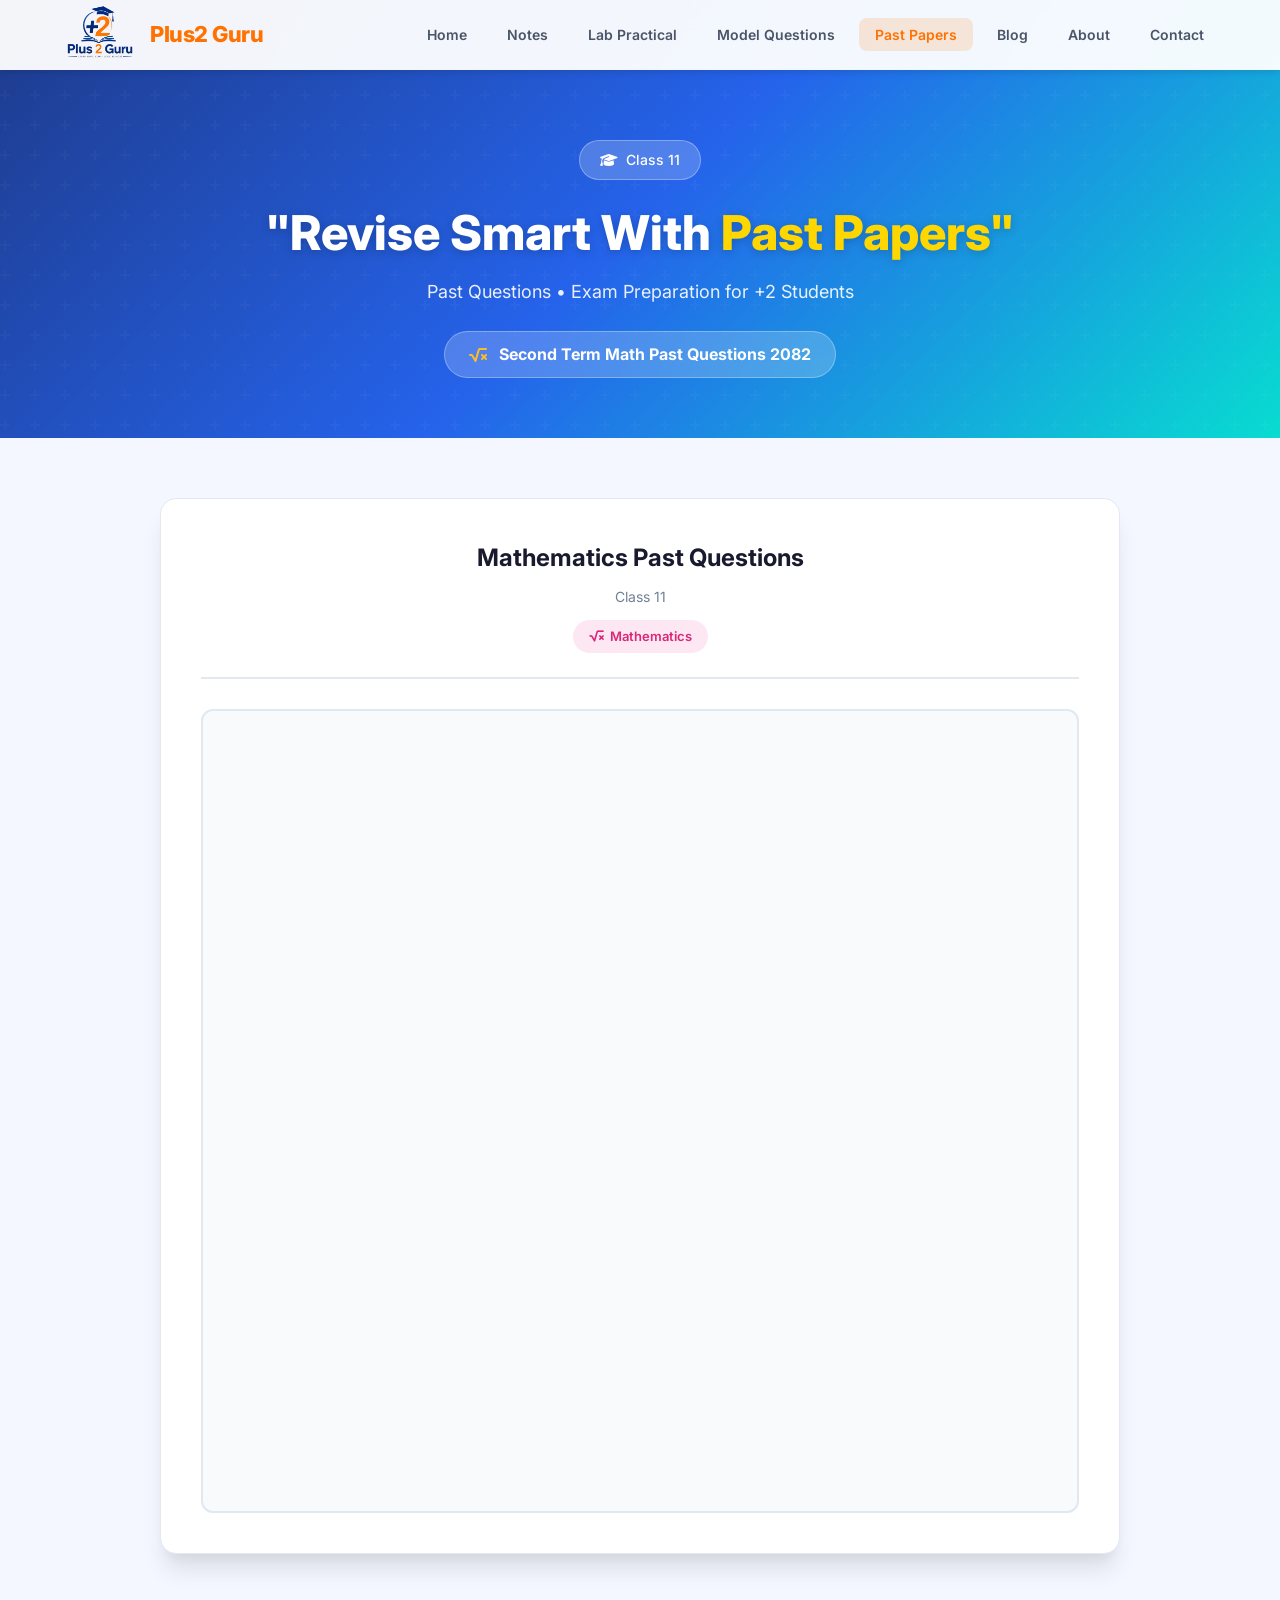
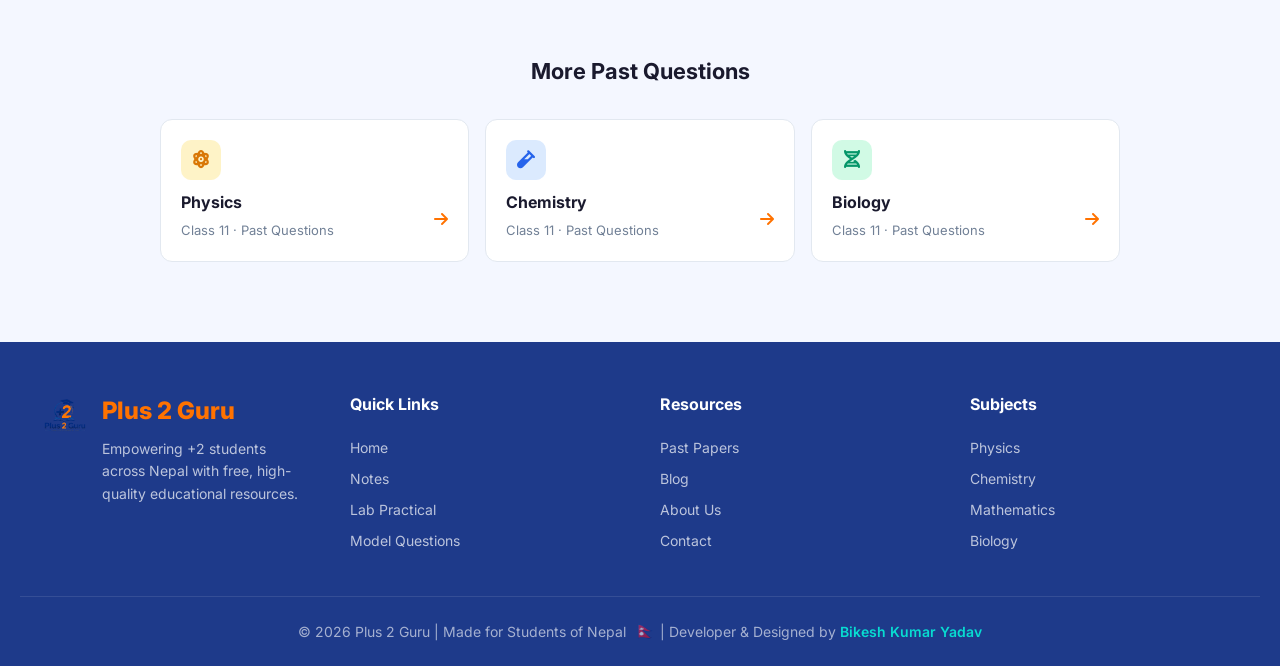
<file: 2math.html>
<!DOCTYPE html>
<html lang="en">
<head>
<meta charset="UTF-8">
<meta name="viewport" content="width=device-width, initial-scale=1.0">
<title> Plus 2 Guru</title>
<!-- Favicon -->
<link rel="icon" type="image/png" href="favicon.png.png">
<link rel="apple-touch-icon" href="favicon.png.png">
<link href="https://fonts.googleapis.com/css2?family=Inter:wght@300;400;500;600;700;800&display=swap" rel="stylesheet">
<link rel="stylesheet" href="https://cdnjs.cloudflare.com/ajax/libs/font-awesome/6.4.0/css/all.min.css">
<style>
    :root {
        --primary: #ff7200;
        --primary-dark: #e56500;
        --secondary: #1e3a8a;
        --secondary-light: #2563eb;
        --accent: #08dcd1;
        --accent-hover: #06b8b0;
        --bg: #f4f7ff;
        --card-bg: #ffffff;
        --text-dark: #1a1a2e;
        --text-medium: #4a5568;
        --text-light: #718096;
        --border: #e2e8f0;
        --shadow: 0 4px 6px -1px rgba(0,0,0,0.1), 0 2px 4px -1px rgba(0,0,0,0.06);
        --shadow-lg: 0 20px 25px -5px rgba(0,0,0,0.1), 0 10px 10px -5px rgba(0,0,0,0.04);
        --radius: 16px;
        --radius-sm: 12px;
    }

    * { margin: 0; padding: 0; box-sizing: border-box; }
    html { scroll-behavior: smooth; }

    body {
        font-family: 'Inter', -apple-system, BlinkMacSystemFont, 'Segoe UI', sans-serif;
        background: var(--bg);
        color: var(--text-dark);
        line-height: 1.6;
        overflow-x: hidden;
    }

    /* Navigation */
    .navbar {
        position: fixed;
        top: 0; left: 0; right: 0;
        background: rgba(255, 255, 255, 0.95);
        backdrop-filter: blur(20px);
        -webkit-backdrop-filter: blur(20px);
        z-index: 1000;
        box-shadow: var(--shadow);
        transition: all 0.3s ease;
    }
    .nav-container {
        max-width: 1200px;
        margin: 0 auto;
        padding: 0 20px;
        display: flex;
        align-items: center;
        justify-content: space-between;
        height: 70px;
    }
    .logo {
        display: flex;
        align-items: center;
        gap: 10px;
        text-decoration: none;
    }
    .logo img { width: 80px; height: 80px; object-fit: contain; border-radius: 8px; }
    .logo-text { font-size: 22px; font-weight: 800; color: var(--primary); letter-spacing: -0.5px; }
    .nav-links { display: flex; gap: 8px; list-style: none; align-items: center; }
    .nav-links a {
        text-decoration: none;
        color: var(--text-medium);
        font-weight: 600;
        font-size: 14px;
        padding: 8px 16px;
        border-radius: 8px;
        transition: all 0.3s ease;
    }
    .nav-links a:hover { color: var(--primary); background: rgba(255, 114, 0, 0.1); }
    .nav-links a.active { color: var(--primary); background: rgba(255, 114, 0, 0.15); }

    .mobile-menu-btn {
        display: none;
        background: none;
        border: none;
        font-size: 24px;
        color: var(--text-dark);
        cursor: pointer;
        padding: 8px;
    }

    /* Hero Section */
    .hero {
        padding: 140px 20px 60px;
        text-align: center;
        background: linear-gradient(135deg, #1e3a8a 0%, #2563eb 50%, #08dcd1 100%);
        position: relative;
        overflow: hidden;
    }
    .hero::before {
        content: '';
        position: absolute;
        top: 0; left: 0; right: 0; bottom: 0;
        background: url("data:image/svg+xml,%3Csvg width='60' height='60' viewBox='0 0 60 60' xmlns='http://www.w3.org/2000/svg'%3E%3Cg fill='none' fill-rule='evenodd'%3E%3Cg fill='%23ffffff' fill-opacity='0.05'%3E%3Cpath d='M36 34v-4h-2v4h-4v2h4v4h2v-4h4v-2h-4zm0-30V0h-2v4h-4v2h4v4h2V6h4V4h-4zM6 34v-4H4v4H0v2h4v4h2v-4h4v-2H6zM6 4V0H4v4H0v2h4v4h2V6h4V4H6z'/%3E%3C/g%3E%3C/g%3E%3C/svg%3E");
        opacity: 0.5;
    }
    .hero-content {
        position: relative;
        z-index: 1;
        max-width: 800px;
        margin: 0 auto;
    }
    .hero-badge {
        display: inline-flex;
        align-items: center;
        gap: 8px;
        background: rgba(255,255,255,0.2);
        backdrop-filter: blur(10px);
        padding: 8px 20px;
        border-radius: 50px;
        color: white;
        font-size: 14px;
        font-weight: 500;
        margin-bottom: 24px;
        border: 1px solid rgba(255,255,255,0.3);
    }
    .hero h1 {
        font-size: clamp(28px, 5vw, 48px);
        font-weight: 800;
        color: white;
        line-height: 1.2;
        margin-bottom: 16px;
        text-shadow: 0 2px 10px rgba(0,0,0,0.2);
    }
    .hero p {
        font-size: clamp(16px, 2vw, 18px);
        color: rgba(255,255,255,0.9);
        max-width: 600px;
        margin: 0 auto 24px;
    }
    .hero-tag {
        display: inline-flex;
        align-items: center;
        gap: 8px;
        background: rgba(255,255,255,0.2);
        backdrop-filter: blur(10px);
        padding: 10px 24px;
        border-radius: 50px;
        color: white;
        font-size: 16px;
        font-weight: 700;
        border: 1px solid rgba(255,255,255,0.3);
    }
    .hero-tag i { color: #fbbf24; margin-right: 4px; }

    /* PDF Section */
    .content-section {
        padding: 60px 20px;
        max-width: 1000px;
        margin: 0 auto;
    }
    .paper-card {
        background: var(--card-bg);
        border-radius: var(--radius);
        padding: 40px;
        box-shadow: var(--shadow-lg);
        border: 1px solid var(--border);
    }
    .paper-header {
        text-align: center;
        margin-bottom: 30px;
        padding-bottom: 24px;
        border-bottom: 2px solid var(--border);
    }
    .paper-header h2 {
        font-size: 24px;
        font-weight: 700;
        color: var(--text-dark);
        margin-bottom: 8px;
    }
    .paper-header p {
        color: var(--text-light);
        font-size: 14px;
    }
    .paper-header .subject-tag {
        display: inline-flex;
        align-items: center;
        gap: 6px;
        background: #fce7f3;
        color: #db2777;
        padding: 6px 16px;
        border-radius: 20px;
        font-size: 13px;
        font-weight: 600;
        margin-top: 12px;
    }

    /* PDF Viewer */
    .pdf-container {
        position: relative;
        width: 100%;
        border-radius: var(--radius-sm);
        overflow: hidden;
        background: #f8fafc;
        border: 2px solid var(--border);
    }
    .pdf-container iframe {
        width: 100%;
        height: 800px;
        border: none;
        display: block;
    }
    .pdf-fallback {
        display: none;
        padding: 60px 20px;
        text-align: center;
        background: #f8fafc;
    }
    .pdf-fallback i {
        font-size: 48px;
        color: var(--primary);
        margin-bottom: 16px;
    }
    .pdf-fallback h3 {
        font-size: 20px;
        font-weight: 700;
        margin-bottom: 8px;
        color: var(--text-dark);
    }
    .pdf-fallback p {
        color: var(--text-medium);
        margin-bottom: 24px;
        font-size: 15px;
    }
    .btn-download {
        display: inline-flex;
        align-items: center;
        gap: 8px;
        padding: 12px 28px;
        background: var(--primary);
        color: white;
        border-radius: var(--radius-sm);
        text-decoration: none;
        font-weight: 600;
        font-size: 15px;
        transition: all 0.3s ease;
        box-shadow: 0 4px 15px rgba(255, 114, 0, 0.3);
    }
    .btn-download:hover {
        background: var(--primary-dark);
        transform: translateY(-2px);
        box-shadow: 0 8px 25px rgba(255, 114, 0, 0.4);
    }

    /* Related Section */
    .related-section {
        padding: 40px 20px 80px;
        max-width: 1000px;
        margin: 0 auto;
    }
    .related-header {
        text-align: center;
        margin-bottom: 30px;
    }
    .related-header h3 {
        font-size: 22px;
        font-weight: 700;
        color: var(--text-dark);
    }
    .related-grid {
        display: grid;
        grid-template-columns: repeat(auto-fit, minmax(220px, 1fr));
        gap: 16px;
    }
    .related-card {
        background: var(--card-bg);
        border-radius: var(--radius-sm);
        padding: 20px;
        border: 1px solid var(--border);
        transition: all 0.3s ease;
        cursor: pointer;
        text-decoration: none;
        display: block;
    }
    .related-card:hover {
        transform: translateY(-4px);
        box-shadow: var(--shadow);
        border-color: var(--primary);
    }
    .related-card .subject-icon {
        width: 40px;
        height: 40px;
        border-radius: 10px;
        display: flex;
        align-items: center;
        justify-content: center;
        margin-bottom: 10px;
        font-size: 18px;
    }
    .related-card.physics .subject-icon { background: #fef3c7; color: #d97706; }
    .related-card.chemistry .subject-icon { background: #dbeafe; color: #2563eb; }
    .related-card.biology .subject-icon { background: #d1fae5; color: #059669; }
    .related-card h4 {
        font-size: 16px;
        font-weight: 700;
        color: var(--text-dark);
        margin-bottom: 4px;
    }
    .related-card p {
        font-size: 13px;
        color: var(--text-light);
    }
    .related-card .arrow {
        float: right;
        color: var(--primary);
        margin-top: -30px;
        font-size: 16px;
        transition: transform 0.3s ease;
    }
    .related-card:hover .arrow {
        transform: translateX(4px);
    }

    /* Footer */
    footer { background: var(--secondary); color: white; padding: 50px 20px 20px; }
    .footer-content {
        max-width: 1200px;
        margin: 0 auto;
        display: grid;
        grid-template-columns: repeat(auto-fit, minmax(250px, 1fr));
        gap: 40px;
        margin-bottom: 40px;
    }
    .footer-brand { display: flex; align-items: flex-start; gap: 12px; }
    .footer-brand img { width: 50px; height: 50px; object-fit: contain; border-radius: 8px; }
    .footer-brand h3 { font-size: 24px; font-weight: 800; color: var(--primary); margin-bottom: 8px; }
    .footer-brand p { color: rgba(255,255,255,0.7); font-size: 14px; line-height: 1.6; }
    .footer-links h4 { font-size: 16px; font-weight: 700; margin-bottom: 16px; color: white; }
    .footer-links ul { list-style: none; }
    .footer-links a { color: rgba(255,255,255,0.7); text-decoration: none; font-size: 14px; line-height: 2.2; transition: color 0.3s ease; }
    .footer-links a:hover { color: var(--primary); }
    .footer-bottom {
        border-top: 1px solid rgba(255,255,255,0.1);
        padding-top: 20px;
        text-align: center;
        color: rgba(255,255,255,0.6);
        font-size: 14px;
    }
    .footer-bottom .flag { font-size: 18px; margin-left: 4px; }
    .footer-bottom .designer { color: var(--accent); font-weight: 600; }

    /* Mobile Navigation */
    .mobile-nav {
        display: none;
        position: fixed;
        top: 0; left: 0; right: 0; bottom: 0;
        background: rgba(0,0,0,0.5);
        z-index: 999;
        backdrop-filter: blur(4px);
    }
    .mobile-nav.active { display: block; }
    .mobile-nav-content {
        position: absolute;
        top: 0; right: 0;
        width: 280px;
        height: 100%;
        background: white;
        padding: 80px 24px 24px;
        box-shadow: -10px 0 30px rgba(0,0,0,0.1);
        transform: translateX(100%);
        transition: transform 0.3s ease;
    }
    .mobile-nav.active .mobile-nav-content { transform: translateX(0); }
    .mobile-nav-links { list-style: none; }
    .mobile-nav-links a {
        display: block;
        padding: 14px 0;
        color: var(--text-dark);
        text-decoration: none;
        font-weight: 600;
        font-size: 16px;
        border-bottom: 1px solid var(--border);
        transition: color 0.3s ease;
    }
    .mobile-nav-links a:hover, .mobile-nav-links a.active { color: var(--primary); }
    .close-mobile-nav {
        position: absolute;
        top: 20px; right: 20px;
        background: none;
        border: none;
        font-size: 24px;
        cursor: pointer;
        color: var(--text-dark);
    }

    /* Scrollbar */
    ::-webkit-scrollbar { width: 8px; }
    ::-webkit-scrollbar-track { background: var(--bg); }
    ::-webkit-scrollbar-thumb { background: var(--primary); border-radius: 4px; }
    ::-webkit-scrollbar-thumb:hover { background: var(--primary-dark); }

    /* Responsive */
    @media (max-width: 768px) {
        .nav-links { display: none; }
        .mobile-menu-btn { display: block; }
        .hero { padding: 120px 16px 40px; }
        .paper-card { padding: 24px; }
        .pdf-container iframe { height: 500px; }
        .related-grid { grid-template-columns: 1fr; }
        .content-section { padding: 40px 16px; }
        .related-section { padding: 30px 16px 60px; }
    }
    @media (max-width: 480px) {
        .hero h1 { font-size: 26px; }
        .pdf-container iframe { height: 400px; }
        .paper-header h2 { font-size: 20px; }
    }
</style>
</head>
<body>

    <!-- Navigation -->
    <nav class="navbar">
        <div class="nav-container">
            <a href="home.html" class="logo">
                <img src="logo.png.png" alt="Plus 2 Guru Logo">
                <span class="logo-text">Plus2 Guru</span>
            </a>
            <ul class="nav-links">
                <li><a href="home.html">Home</a></li>
                <li><a href="note.html">Notes</a></li>
                <li><a href="labclass.html">Lab Practical</a></li>
                <li><a href="modelclass.html" >Model Questions</a></li>
                <li><a href="past1.html" class="active">Past Papers</a></li>
                <li><a href="blo.html">Blog</a></li>
                <li><a href="about.html">About</a></li>
                <li><a href="contact.html">Contact</a></li>
            </ul>
            <button class="mobile-menu-btn" onclick="toggleMobileNav()"><i class="fas fa-bars"></i></button>
        </div>
    </nav>

    <!-- Mobile Navigation -->
    <div class="mobile-nav" id="mobileNav" onclick="closeMobileNav(event)">
        <div class="mobile-nav-content">
            <button class="close-mobile-nav" onclick="toggleMobileNav()"><i class="fas fa-times"></i></button>
            <ul class="mobile-nav-links">
                <li><a href="home.html">Home</a></li>
                <li><a href="note.html">Notes</a></li>
                <li><a href="labclass.html">Lab Practical</a></li>
                <li><a href="modelclass.html" >Model Questions</a></li>
                <li><a href="past1.html" class="active">Past Papers</a></li>
                <li><a href="blo.html">Blog</a></li>
                <li><a href="about.html">About</a></li>
                <li><a href="contact.html">Contact</a></li>
            </ul>
        </div>
    </div>

    <!-- Hero Section -->
    <section class="hero">
        <div class="hero-content">
            <div class="hero-badge">
                <i class="fas fa-graduation-cap"></i>
                <span>Class 11 </span>
            </div>
            <h1>"Revise Smart With <span style="color: #ffd700;">Past Papers"</span></h1>
            <p>Past Questions • Exam Preparation for +2 Students</p>
            <div class="hero-tag">
                <i class="fas fa-square-root-alt"></i>
                Second Term Math Past  Questions 2082
            </div>
        </div>
    </section>

    <!-- PDF Section -->
    <section class="content-section">
        <div class="paper-card">
            <div class="paper-header">
                <h2>Mathematics Past Questions</h2>
                <p>Class 11 </p>
                <span class="subject-tag">
                    <i class="fas fa-square-root-alt"></i> Mathematics
                </span>
            </div>
            <div class="pdf-container">
                <iframe 
                    src="https://drive.google.com/file/d/1mpqZGkYDH20VbiBpkMxEzUKrdCDtfbY9/preview" 
                    allow="autoplay"
                    title="Mathematics Model Questions">
                </iframe>
                <div class="pdf-fallback" id="pdfFallback">
                    <i class="fas fa-file-pdf"></i>
                    <h3>Unable to Load PDF</h3>
                    <p>The PDF viewer may not be available on your device. You can download the file directly.</p>
                    <a href="https://drive.google.com/uc?export=download&id=14G6QkqfavdcWXgSs37qNkTYDxLtx-JQD" class="btn-download" target="_blank">
                        <i class="fas fa-download"></i>
                        Download PDF
                    </a>
                </div>
            </div>
        </div>
    </section>

    <!-- Related Model Questions -->
    <section class="related-section">
        <div class="related-header">
            <h3>More Past Questions</h3>
        </div>
        <div class="related-grid">
            <a href="2physics.html" class="related-card physics">
                <div class="subject-icon"><i class="fas fa-atom"></i></div>
                <h4>Physics</h4>
                <p>Class 11 &middot; Past Questions</p>
                <i class="fas fa-arrow-right arrow"></i>
            </a>
            <a href="2chemistry.html" class="related-card chemistry">
                <div class="subject-icon"><i class="fas fa-vial"></i></div>
                <h4>Chemistry</h4>
                <p>Class 11 &middot; Past Questions</p>
                <i class="fas fa-arrow-right arrow"></i>
            </a>
            <a  class="related-card biology" onclick="alert('Data not Available !')"></i>
                <div class="subject-icon"><i class="fas fa-dna"></i></div>
                <h4>Biology</h4>
                <p>Class 11 &middot; Past Questions</p>
                <i class="fas fa-arrow-right arrow"></i>
            </a>
        </div>
    </section>

    <!-- Footer -->
    <footer>
        <div class="footer-content">
            <div class="footer-brand">
                <img src="logo.png.png" alt="Plus2 Guru Logo">
                <div>
                    <h3>Plus 2 Guru</h3>
                    <p>Empowering +2 students across Nepal with free, high-quality educational resources.</p>
                </div>
            </div>
            <div class="footer-links">
                <h4>Quick Links</h4>
                <ul>
                    <li><a href="home.html">Home</a></li>
                    <li><a href="note.html">Notes</a></li>
                    <li><a href="labclass.html">Lab Practical</a></li>
                    <li><a href="modelclass.html">Model Questions</a></li>
                </ul>
            </div>
            <div class="footer-links">
                <h4>Resources</h4>
                <ul>
                    <li><a href="past1.html">Past Papers</a></li>
                    <li><a href="blo.html">Blog</a></li>
                    <li><a href="about.html">About Us</a></li>
                    <li><a href="contact.html">Contact</a></li>
                </ul>
            </div>
            <div class="footer-links">
                <h4>Subjects</h4>
                <ul>
                    <li><a href="modelphysics.html">Physics</a></li>
                    <li><a href="modelchemistry.html">Chemistry</a></li>
                    <li><a href="modelmath.html">Mathematics</a></li>
                    <li><a href="modelbiology.html">Biology</a></li>
                </ul>
            </div>
        </div>
        <div class="footer-bottom">
            <p>© 2026 Plus 2 Guru | Made for Students of Nepal <span class="flag">🇳🇵</span> | Developer & Designed by <span class="designer">Bikesh Kumar Yadav</span></p>
        </div>
    </footer>

    <script>
        function toggleMobileNav() {
            const nav = document.getElementById('mobileNav');
            nav.classList.toggle('active');
            document.body.style.overflow = nav.classList.contains('active') ? 'hidden' : '';
        }
        function closeMobileNav(event) {
            if (event.target === document.getElementById('mobileNav')) toggleMobileNav();
        }

        window.addEventListener('scroll', function() {
            const navbar = document.querySelector('.navbar');
            if (window.scrollY > 50) {
                navbar.style.boxShadow = '0 4px 20px rgba(0,0,0,0.1)';
            } else {
                navbar.style.boxShadow = '0 4px 6px -1px rgba(0,0,0,0.1)';
            }
        });

        document.querySelector('.pdf-container iframe').addEventListener('error', function() {
            document.getElementById('pdfFallback').style.display = 'block';
        });
    </script>
</body>
</html>
</file>
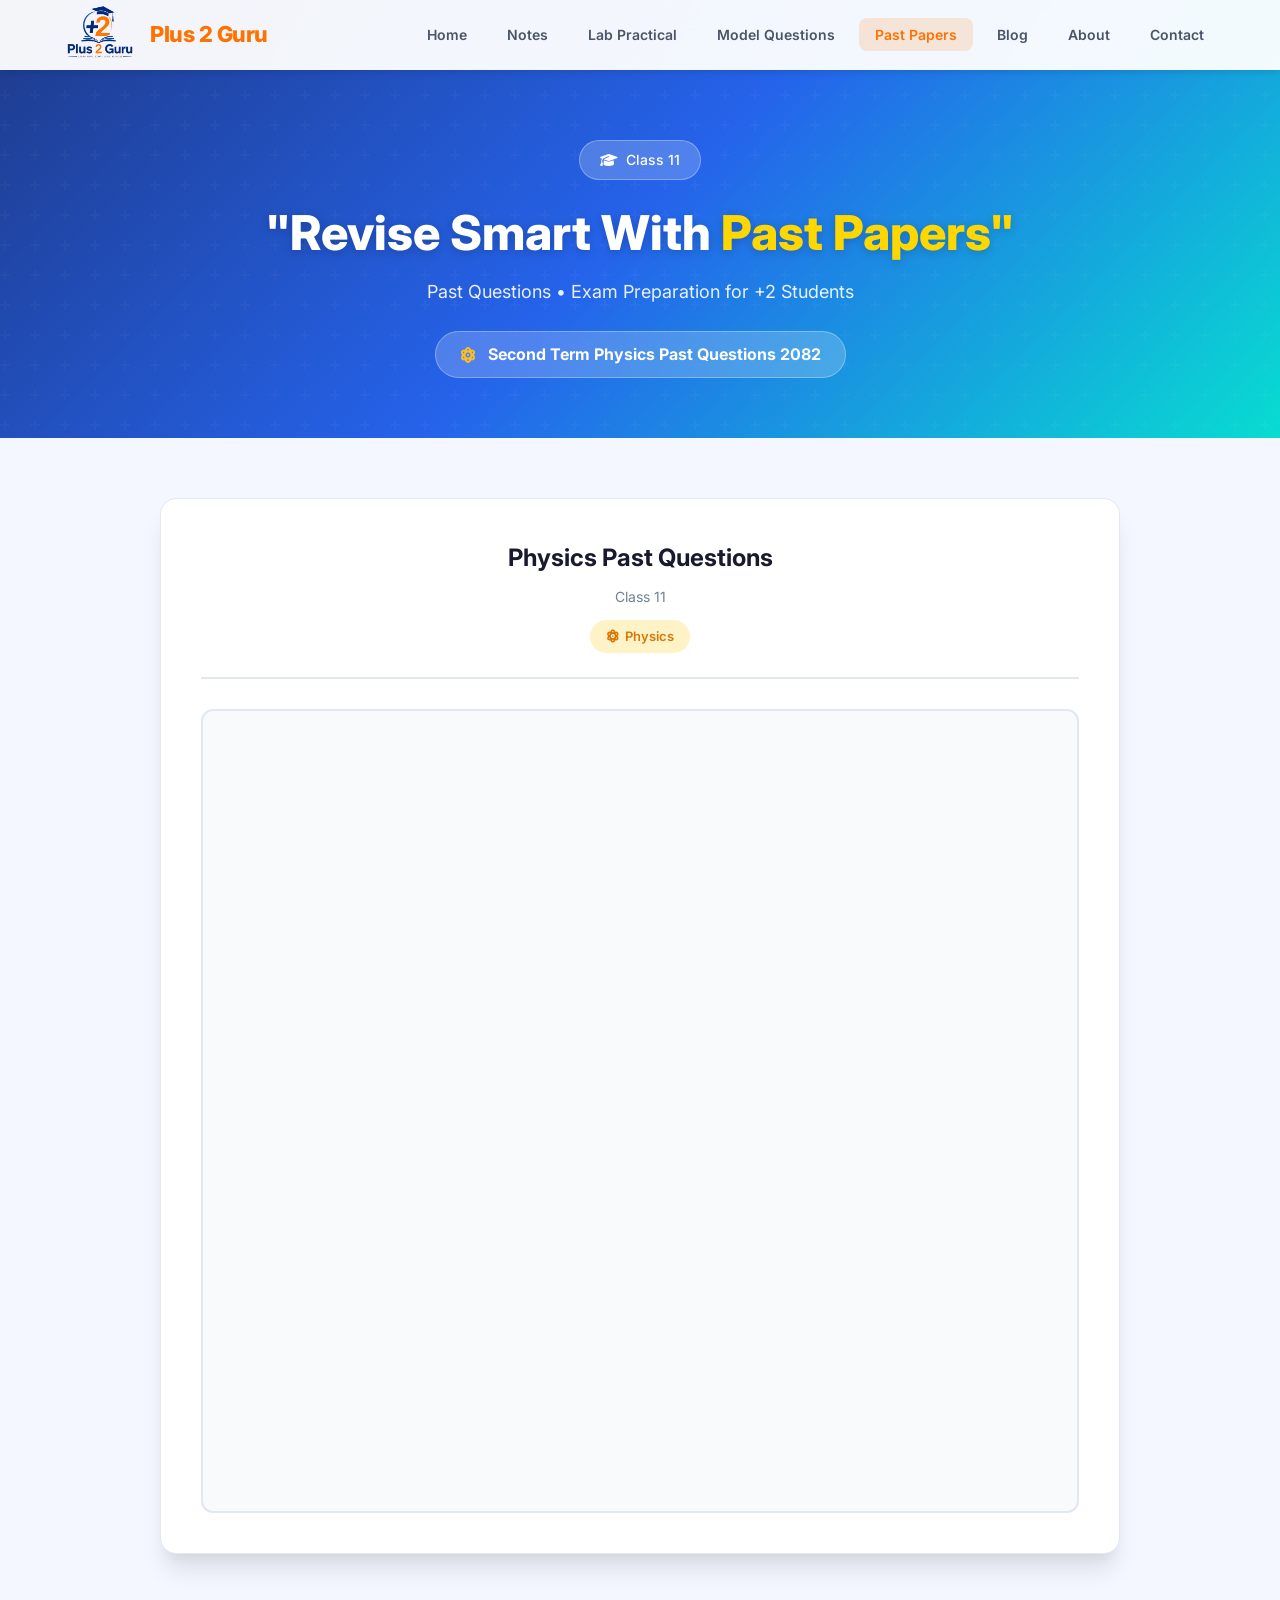
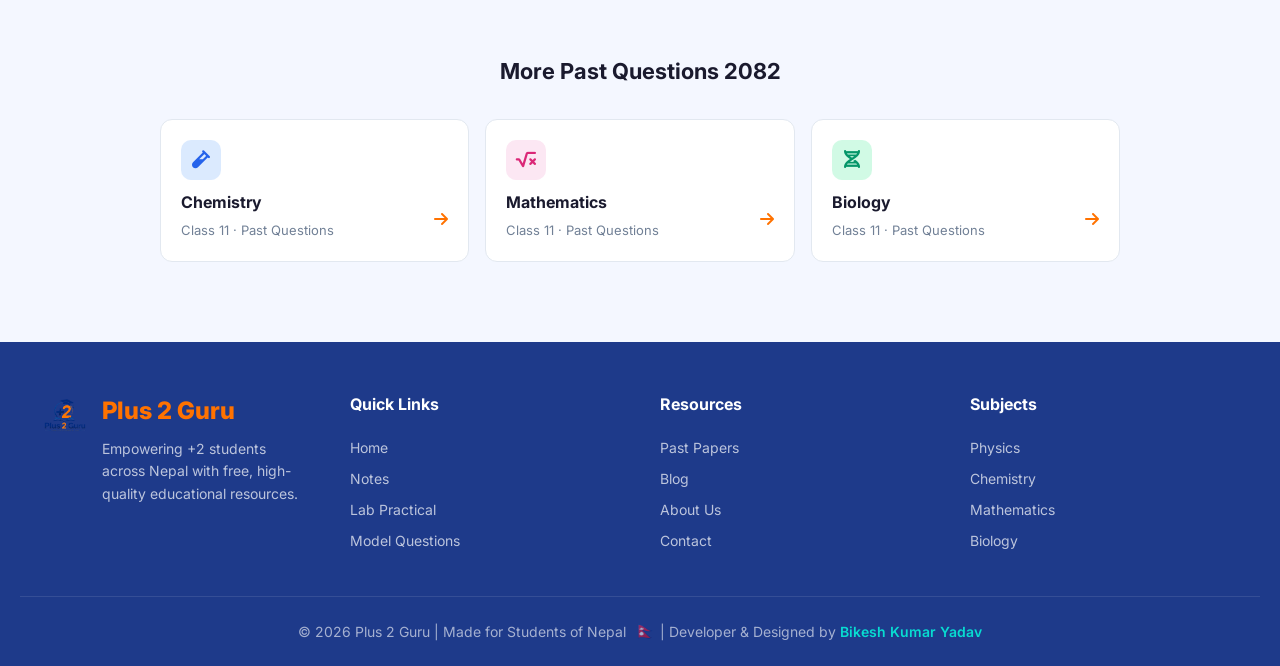
<file: 2physics.html>
<!DOCTYPE html>
<html lang="en">
<head>
<meta charset="UTF-8">
<meta name="viewport" content="width=device-width, initial-scale=1.0">
<title> Plus 2 Guru</title>
<!-- Favicon -->
<link rel="icon" type="image/png" href="favicon.png.png">
<link rel="apple-touch-icon" href="favicon.png.png">
<link href="https://fonts.googleapis.com/css2?family=Inter:wght@300;400;500;600;700;800&display=swap" rel="stylesheet">
<link rel="stylesheet" href="https://cdnjs.cloudflare.com/ajax/libs/font-awesome/6.4.0/css/all.min.css">
<style>
    :root {
        --primary: #ff7200;
        --primary-dark: #e56500;
        --secondary: #1e3a8a;
        --secondary-light: #2563eb;
        --accent: #08dcd1;
        --accent-hover: #06b8b0;
        --bg: #f4f7ff;
        --card-bg: #ffffff;
        --text-dark: #1a1a2e;
        --text-medium: #4a5568;
        --text-light: #718096;
        --border: #e2e8f0;
        --shadow: 0 4px 6px -1px rgba(0,0,0,0.1), 0 2px 4px -1px rgba(0,0,0,0.06);
        --shadow-lg: 0 20px 25px -5px rgba(0,0,0,0.1), 0 10px 10px -5px rgba(0,0,0,0.04);
        --radius: 16px;
        --radius-sm: 12px;
    }

    * { margin: 0; padding: 0; box-sizing: border-box; }
    html { scroll-behavior: smooth; }

    body {
        font-family: 'Inter', -apple-system, BlinkMacSystemFont, 'Segoe UI', sans-serif;
        background: var(--bg);
        color: var(--text-dark);
        line-height: 1.6;
        overflow-x: hidden;
    }

    /* Navigation */
    .navbar {
        position: fixed;
        top: 0; left: 0; right: 0;
        background: rgba(255, 255, 255, 0.95);
        backdrop-filter: blur(20px);
        -webkit-backdrop-filter: blur(20px);
        z-index: 1000;
        box-shadow: var(--shadow);
        transition: all 0.3s ease;
    }
    .nav-container {
        max-width: 1200px;
        margin: 0 auto;
        padding: 0 20px;
        display: flex;
        align-items: center;
        justify-content: space-between;
        height: 70px;
    }
    .logo {
        display: flex;
        align-items: center;
        gap: 10px;
        text-decoration: none;
    }
    .logo img { width: 80px; height: 80px; object-fit: contain; border-radius: 8px; }
    .logo-text { font-size: 22px; font-weight: 800; color: var(--primary); letter-spacing: -0.5px; }
    .nav-links { display: flex; gap: 8px; list-style: none; align-items: center; }
    .nav-links a {
        text-decoration: none;
        color: var(--text-medium);
        font-weight: 600;
        font-size: 14px;
        padding: 8px 16px;
        border-radius: 8px;
        transition: all 0.3s ease;
    }
    .nav-links a:hover { color: var(--primary); background: rgba(255, 114, 0, 0.1); }
    .nav-links a.active { color: var(--primary); background: rgba(255, 114, 0, 0.15); }

    .mobile-menu-btn {
        display: none;
        background: none;
        border: none;
        font-size: 24px;
        color: var(--text-dark);
        cursor: pointer;
        padding: 8px;
    }

    /* Hero Section */
    .hero {
        padding: 140px 20px 60px;
        text-align: center;
        background: linear-gradient(135deg, #1e3a8a 0%, #2563eb 50%, #08dcd1 100%);
        position: relative;
        overflow: hidden;
    }
    .hero::before {
        content: '';
        position: absolute;
        top: 0; left: 0; right: 0; bottom: 0;
        background: url("data:image/svg+xml,%3Csvg width='60' height='60' viewBox='0 0 60 60' xmlns='http://www.w3.org/2000/svg'%3E%3Cg fill='none' fill-rule='evenodd'%3E%3Cg fill='%23ffffff' fill-opacity='0.05'%3E%3Cpath d='M36 34v-4h-2v4h-4v2h4v4h2v-4h4v-2h-4zm0-30V0h-2v4h-4v2h4v4h2V6h4V4h-4zM6 34v-4H4v4H0v2h4v4h2v-4h4v-2H6zM6 4V0H4v4H0v2h4v4h2V6h4V4H6z'/%3E%3C/g%3E%3C/g%3E%3C/svg%3E");
        opacity: 0.5;
    }
    .hero-content {
        position: relative;
        z-index: 1;
        max-width: 800px;
        margin: 0 auto;
    }
    .hero-badge {
        display: inline-flex;
        align-items: center;
        gap: 8px;
        background: rgba(255,255,255,0.2);
        backdrop-filter: blur(10px);
        padding: 8px 20px;
        border-radius: 50px;
        color: white;
        font-size: 14px;
        font-weight: 500;
        margin-bottom: 24px;
        border: 1px solid rgba(255,255,255,0.3);
    }
    .hero h1 {
        font-size: clamp(28px, 5vw, 48px);
        font-weight: 800;
        color: white;
        line-height: 1.2;
        margin-bottom: 16px;
        text-shadow: 0 2px 10px rgba(0,0,0,0.2);
    }
    .hero p {
        font-size: clamp(16px, 2vw, 18px);
        color: rgba(255,255,255,0.9);
        max-width: 600px;
        margin: 0 auto 24px;
    }
    .hero-tag {
        display: inline-flex;
        align-items: center;
        gap: 8px;
        background: rgba(255,255,255,0.2);
        backdrop-filter: blur(10px);
        padding: 10px 24px;
        border-radius: 50px;
        color: white;
        font-size: 16px;
        font-weight: 700;
        border: 1px solid rgba(255,255,255,0.3);
    }
    .hero-tag i { color: #fbbf24; margin-right: 4px; }

    /* PDF Section */
    .content-section {
        padding: 60px 20px;
        max-width: 1000px;
        margin: 0 auto;
    }
    .paper-card {
        background: var(--card-bg);
        border-radius: var(--radius);
        padding: 40px;
        box-shadow: var(--shadow-lg);
        border: 1px solid var(--border);
    }
    .paper-header {
        text-align: center;
        margin-bottom: 30px;
        padding-bottom: 24px;
        border-bottom: 2px solid var(--border);
    }
    .paper-header h2 {
        font-size: 24px;
        font-weight: 700;
        color: var(--text-dark);
        margin-bottom: 8px;
    }
    .paper-header p {
        color: var(--text-light);
        font-size: 14px;
    }
    .paper-header .subject-tag {
        display: inline-flex;
        align-items: center;
        gap: 6px;
        background: #fef3c7;
        color: #d97706;
        padding: 6px 16px;
        border-radius: 20px;
        font-size: 13px;
        font-weight: 600;
        margin-top: 12px;
    }

    /* PDF Viewer */
    .pdf-container {
        position: relative;
        width: 100%;
        border-radius: var(--radius-sm);
        overflow: hidden;
        background: #f8fafc;
        border: 2px solid var(--border);
    }
    .pdf-container iframe {
        width: 100%;
        height: 800px;
        border: none;
        display: block;
    }
    .pdf-fallback {
        display: none;
        padding: 60px 20px;
        text-align: center;
        background: #f8fafc;
    }
    .pdf-fallback i {
        font-size: 48px;
        color: var(--primary);
        margin-bottom: 16px;
    }
    .pdf-fallback h3 {
        font-size: 20px;
        font-weight: 700;
        margin-bottom: 8px;
        color: var(--text-dark);
    }
    .pdf-fallback p {
        color: var(--text-medium);
        margin-bottom: 24px;
        font-size: 15px;
    }
    .btn-download {
        display: inline-flex;
        align-items: center;
        gap: 8px;
        padding: 12px 28px;
        background: var(--primary);
        color: white;
        border-radius: var(--radius-sm);
        text-decoration: none;
        font-weight: 600;
        font-size: 15px;
        transition: all 0.3s ease;
        box-shadow: 0 4px 15px rgba(255, 114, 0, 0.3);
    }
    .btn-download:hover {
        background: var(--primary-dark);
        transform: translateY(-2px);
        box-shadow: 0 8px 25px rgba(255, 114, 0, 0.4);
    }

    /* Related Section */
    .related-section {
        padding: 40px 20px 80px;
        max-width: 1000px;
        margin: 0 auto;
    }
    .related-header {
        text-align: center;
        margin-bottom: 30px;
    }
    .related-header h3 {
        font-size: 22px;
        font-weight: 700;
        color: var(--text-dark);
    }
    .related-grid {
        display: grid;
        grid-template-columns: repeat(auto-fit, minmax(220px, 1fr));
        gap: 16px;
    }
    .related-card {
        background: var(--card-bg);
        border-radius: var(--radius-sm);
        padding: 20px;
        border: 1px solid var(--border);
        transition: all 0.3s ease;
        cursor: pointer;
        text-decoration: none;
        display: block;
    }
    .related-card:hover {
        transform: translateY(-4px);
        box-shadow: var(--shadow);
        border-color: var(--primary);
    }
    .related-card .subject-icon {
        width: 40px;
        height: 40px;
        border-radius: 10px;
        display: flex;
        align-items: center;
        justify-content: center;
        margin-bottom: 10px;
        font-size: 18px;
    }
    .related-card.chemistry .subject-icon { background: #dbeafe; color: #2563eb; }
    .related-card.math .subject-icon { background: #fce7f3; color: #db2777; }
    .related-card.biology .subject-icon { background: #d1fae5; color: #059669; }
    .related-card h4 {
        font-size: 16px;
        font-weight: 700;
        color: var(--text-dark);
        margin-bottom: 4px;
    }
    .related-card p {
        font-size: 13px;
        color: var(--text-light);
    }
    .related-card .arrow {
        float: right;
        color: var(--primary);
        margin-top: -30px;
        font-size: 16px;
        transition: transform 0.3s ease;
    }
    .related-card:hover .arrow {
        transform: translateX(4px);
    }

    /* Footer */
    footer { background: var(--secondary); color: white; padding: 50px 20px 20px; }
    .footer-content {
        max-width: 1200px;
        margin: 0 auto;
        display: grid;
        grid-template-columns: repeat(auto-fit, minmax(250px, 1fr));
        gap: 40px;
        margin-bottom: 40px;
    }
    .footer-brand { display: flex; align-items: flex-start; gap: 12px; }
    .footer-brand img { width: 50px; height: 50px; object-fit: contain; border-radius: 8px; }
    .footer-brand h3 { font-size: 24px; font-weight: 800; color: var(--primary); margin-bottom: 8px; }
    .footer-brand p { color: rgba(255,255,255,0.7); font-size: 14px; line-height: 1.6; }
    .footer-links h4 { font-size: 16px; font-weight: 700; margin-bottom: 16px; color: white; }
    .footer-links ul { list-style: none; }
    .footer-links a { color: rgba(255,255,255,0.7); text-decoration: none; font-size: 14px; line-height: 2.2; transition: color 0.3s ease; }
    .footer-links a:hover { color: var(--primary); }
    .footer-bottom {
        border-top: 1px solid rgba(255,255,255,0.1);
        padding-top: 20px;
        text-align: center;
        color: rgba(255,255,255,0.6);
        font-size: 14px;
    }
    .footer-bottom .flag { font-size: 18px; margin-left: 4px; }
    .footer-bottom .designer { color: var(--accent); font-weight: 600; }

    /* Mobile Navigation */
    .mobile-nav {
        display: none;
        position: fixed;
        top: 0; left: 0; right: 0; bottom: 0;
        background: rgba(0,0,0,0.5);
        z-index: 999;
        backdrop-filter: blur(4px);
    }
    .mobile-nav.active { display: block; }
    .mobile-nav-content {
        position: absolute;
        top: 0; right: 0;
        width: 280px;
        height: 100%;
        background: white;
        padding: 80px 24px 24px;
        box-shadow: -10px 0 30px rgba(0,0,0,0.1);
        transform: translateX(100%);
        transition: transform 0.3s ease;
    }
    .mobile-nav.active .mobile-nav-content { transform: translateX(0); }
    .mobile-nav-links { list-style: none; }
    .mobile-nav-links a {
        display: block;
        padding: 14px 0;
        color: var(--text-dark);
        text-decoration: none;
        font-weight: 600;
        font-size: 16px;
        border-bottom: 1px solid var(--border);
        transition: color 0.3s ease;
    }
    .mobile-nav-links a:hover, .mobile-nav-links a.active { color: var(--primary); }
    .close-mobile-nav {
        position: absolute;
        top: 20px; right: 20px;
        background: none;
        border: none;
        font-size: 24px;
        cursor: pointer;
        color: var(--text-dark);
    }

    /* Scrollbar */
    ::-webkit-scrollbar { width: 8px; }
    ::-webkit-scrollbar-track { background: var(--bg); }
    ::-webkit-scrollbar-thumb { background: var(--primary); border-radius: 4px; }
    ::-webkit-scrollbar-thumb:hover { background: var(--primary-dark); }

    /* Responsive */
    @media (max-width: 768px) {
        .nav-links { display: none; }
        .mobile-menu-btn { display: block; }
        .hero { padding: 120px 16px 40px; }
        .paper-card { padding: 24px; }
        .pdf-container iframe { height: 500px; }
        .related-grid { grid-template-columns: 1fr; }
        .content-section { padding: 40px 16px; }
        .related-section { padding: 30px 16px 60px; }
    }
    @media (max-width: 480px) {
        .hero h1 { font-size: 26px; }
        .pdf-container iframe { height: 400px; }
        .paper-header h2 { font-size: 20px; }
    }
</style>
</head>
<body>

    <!-- Navigation -->
    <nav class="navbar">
        <div class="nav-container">
            <a href="index.html" class="logo">
                <img src="logo.png.png" alt="Plus 2 Guru Logo">
                <span class="logo-text">Plus 2 Guru</span>
            </a>
            <ul class="nav-links">
                <li><a href="index.html">Home</a></li>
                <li><a href="note.html">Notes</a></li>
                <li><a href="labclass.html">Lab Practical</a></li>
                <li><a href="modelclass.html" >Model Questions</a></li>
                <li><a href="past1.html" class="active">Past Papers</a></li>
                <li><a href="blo.html">Blog</a></li>
                <li><a href="about.html">About</a></li>
                <li><a href="contact.html">Contact</a></li>
            </ul>
            <button class="mobile-menu-btn" onclick="toggleMobileNav()"><i class="fas fa-bars"></i></button>
        </div>
    </nav>

    <!-- Mobile Navigation -->
    <div class="mobile-nav" id="mobileNav" onclick="closeMobileNav(event)">
        <div class="mobile-nav-content">
            <button class="close-mobile-nav" onclick="toggleMobileNav()"><i class="fas fa-times"></i></button>
            <ul class="mobile-nav-links">
                <li><a href="index.html">Home</a></li>
                <li><a href="note.html">Notes</a></li>
                <li><a href="labclass.html">Lab Practical</a></li>
                <li><a href="modelclass.html" >Model Questions</a></li>
                <li><a href="past1.html" class="active">Past Papers</a></li>
                <li><a href="blo.html">Blog</a></li>
                <li><a href="about.html">About</a></li>
                <li><a href="contact.html">Contact</a></li>
            </ul>
        </div>
    </div>

    <!-- Hero Section -->
    <section class="hero">
        <div class="hero-content">
            <div class="hero-badge">
                <i class="fas fa-graduation-cap"></i>
                <span>Class 11 </span>
            </div>
            <h1>"Revise Smart With <span style="color: #ffd700;">Past Papers"</span></h1>
            <p>Past Questions • Exam Preparation for +2 Students</p>
            <div class="hero-tag">
                <i class="fas fa-atom"></i>
                Second Term Physics Past Questions 2082
            </div>
        </div>
    </section>

    <!-- PDF Section -->
    <section class="content-section">
        <div class="paper-card">
            <div class="paper-header">
                <h2>Physics Past  Questions</h2>
                <p>Class 11  </p>
                <span class="subject-tag">
                    <i class="fas fa-atom"></i> Physics
                </span>
            </div>
            <div class="pdf-container">
                <iframe 
                    src="https://drive.google.com/file/d/1M2Sd0mf7c1WD8OLHZFY6lPyIWUoVJlaW/preview" 
                    allow="autoplay"
                    title="Physics Model Questions">
                </iframe>
                <div class="pdf-fallback" id="pdfFallback">
                    <i class="fas fa-file-pdf"></i>
                    <h3>Unable to Load PDF</h3>
                    <p>The PDF viewer may not be available on your device. You can download the file directly.</p>
                    <a href="https://drive.google.com/uc?export=download&id=14JS5xaUjtjvz9apWgf2syoJjOxkCGFxu" class="btn-download" target="_blank">
                        <i class="fas fa-download"></i>
                        Download PDF
                    </a>
                </div>
            </div>
        </div>
    </section>

    <!-- Related Model Questions -->
    <section class="related-section">
        <div class="related-header">
            <h3>More Past Questions 2082</h3>
        </div>
        <div class="related-grid">
            <a href="2chemistry.html" class="related-card chemistry">
                <div class="subject-icon"><i class="fas fa-vial"></i></div>
                <h4>Chemistry</h4>
                <p>Class 11 &middot; Past Questions</p>
                <i class="fas fa-arrow-right arrow"></i>
            </a>
            <a href="2math.html" class="related-card math">
                <div class="subject-icon"><i class="fas fa-square-root-alt"></i></div>
                <h4>Mathematics</h4>
                <p>Class 11 &middot; Past Questions</p>
                <i class="fas fa-arrow-right arrow"></i>
            </a>
            <a  class="related-card biology" onclick="alert('Data not Available !')"></i>
                <div class="subject-icon"><i class="fas fa-dna"></i></div>
                <h4>Biology</h4>
                <p>Class 11 &middot; Past Questions</p>
                <i class="fas fa-arrow-right arrow"></i>
            </a>
        </div>
    </section>

    <!-- Footer -->
    <footer>
        <div class="footer-content">
            <div class="footer-brand">
                <img src="logo.png.png" alt="Plus2 Guru Logo">
                <div>
                    <h3>Plus 2 Guru</h3>
                    <p>Empowering +2 students across Nepal with free, high-quality educational resources.</p>
                </div>
            </div>
            <div class="footer-links">
                <h4>Quick Links</h4>
                <ul>
                    <li><a href="index.html">Home</a></li>
                    <li><a href="note.html">Notes</a></li>
                    <li><a href="labclass.html">Lab Practical</a></li>
                    <li><a href="modelclass.html">Model Questions</a></li>
                </ul>
            </div>
            <div class="footer-links">
                <h4>Resources</h4>
                <ul>
                    <li><a href="past1.html">Past Papers</a></li>
                    <li><a href="blo.html">Blog</a></li>
                    <li><a href="about.html">About Us</a></li>
                    <li><a href="contact.html">Contact</a></li>
                </ul>
            </div>
            <div class="footer-links">
                <h4>Subjects</h4>
                <ul>
                    <li><a href="modelphysics.html">Physics</a></li>
                    <li><a href="modelchemistry.html">Chemistry</a></li>
                    <li><a href="modelmath.html">Mathematics</a></li>
                    <li><a href="modelbiology.html">Biology</a></li>
                </ul>
            </div>
        </div>
        <div class="footer-bottom">
            <p>© 2026 Plus 2 Guru | Made for Students of Nepal <span class="flag">🇳🇵</span> | Developer & Designed by <span class="designer">Bikesh Kumar Yadav</span></p>
        </div>
    </footer>

    <script>
        function toggleMobileNav() {
            const nav = document.getElementById('mobileNav');
            nav.classList.toggle('active');
            document.body.style.overflow = nav.classList.contains('active') ? 'hidden' : '';
        }
        function closeMobileNav(event) {
            if (event.target === document.getElementById('mobileNav')) toggleMobileNav();
        }

        window.addEventListener('scroll', function() {
            const navbar = document.querySelector('.navbar');
            if (window.scrollY > 50) {
                navbar.style.boxShadow = '0 4px 20px rgba(0,0,0,0.1)';
            } else {
                navbar.style.boxShadow = '0 4px 6px -1px rgba(0,0,0,0.1)';
            }
        });

        document.querySelector('.pdf-container iframe').addEventListener('error', function() {
            document.getElementById('pdfFallback').style.display = 'block';
        });
    </script>
</body>
</html>
</file>
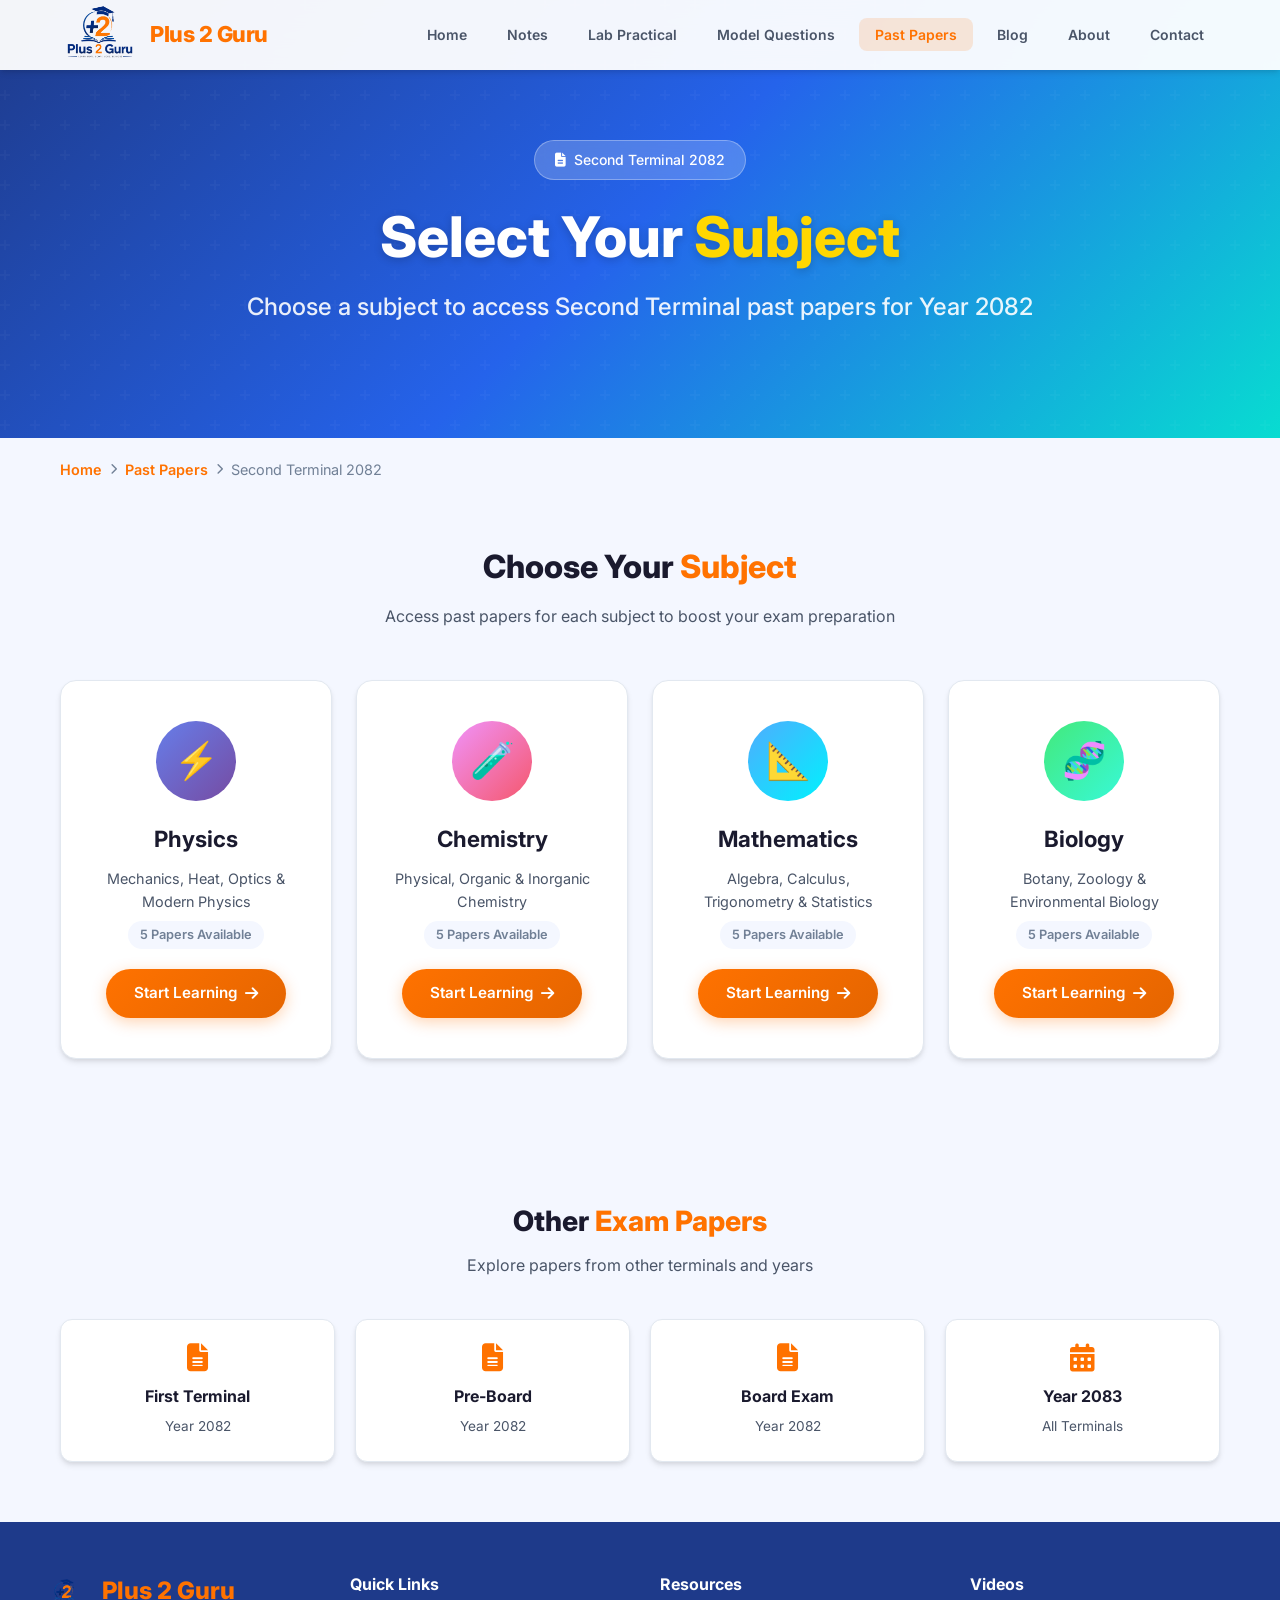
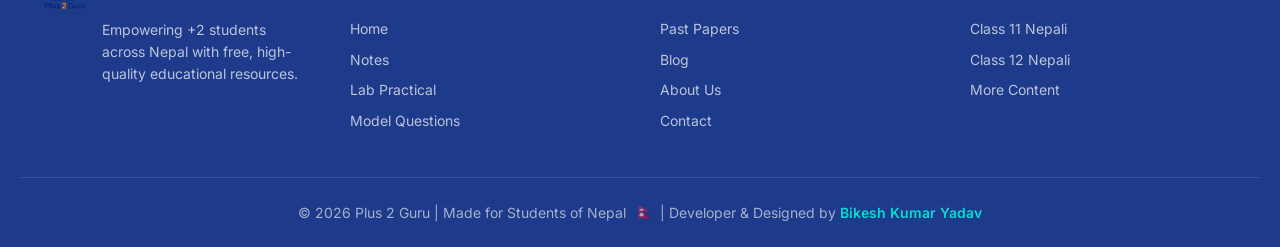
<file: 2termselect.html>
<!DOCTYPE html>
<html lang="en">
<head>
<meta charset="UTF-8">
<meta name="viewport" content="width=device-width, initial-scale=1.0">
<title>Plus 2 Guru </title>
<!-- Favicon -->
<link rel="icon" type="image/png" href="favicon.png.png">
<link rel="apple-touch-icon" href="favicon.png.png">
<link href="https://fonts.googleapis.com/css2?family=Inter:wght@300;400;500;600;700;800&display=swap" rel="stylesheet">
<link rel="stylesheet" href="https://cdnjs.cloudflare.com/ajax/libs/font-awesome/6.4.0/css/all.min.css">
<style>
:root {
    --primary: #ff7200;
    --primary-dark: #e56500;
    --secondary: #1e3a8a;
    --secondary-light: #2563eb;
    --accent: #08dcd1;
    --accent-hover: #06b8b0;
    --bg: #f4f7ff;
    --card-bg: #ffffff;
    --text-dark: #1a1a2e;
    --text-medium: #4a5568;
    --text-light: #718096;
    --border: #e2e8f0;
    --shadow: 0 4px 6px -1px rgba(0,0,0,0.1), 0 2px 4px -1px rgba(0,0,0,0.06);
    --shadow-lg: 0 20px 25px -5px rgba(0,0,0,0.1), 0 10px 10px -5px rgba(0,0,0,0.04);
    --radius: 16px;
    --radius-sm: 12px;
}

* { margin: 0; padding: 0; box-sizing: border-box; }
html { scroll-behavior: smooth; }

body {
    font-family: 'Inter', -apple-system, BlinkMacSystemFont, 'Segoe UI', sans-serif;
    background: var(--bg);
    color: var(--text-dark);
    overflow-x: hidden;
    line-height: 1.6;
}

/* Progress Bar */
.progress-bar {
    position: fixed; top: 0; left: 0; height: 3px;
    background: linear-gradient(90deg, var(--primary), var(--primary-dark));
    z-index: 10001; width: 0%;
    transition: width 0.1s linear;
}

/* Navigation */
.navbar {
    position: fixed; top: 0; left: 0; right: 0;
    background: rgba(255,255,255,0.95);
    backdrop-filter: blur(20px);
    -webkit-backdrop-filter: blur(20px);
    z-index: 1000;
    box-shadow: var(--shadow);
    transition: all 0.3s ease;
}
.nav-container {
    max-width: 1200px; margin: 0 auto; padding: 0 20px;
    display: flex; align-items: center; justify-content: space-between;
    height: 70px;
}
.logo { display: flex; align-items: center; gap: 10px; text-decoration: none; }
.logo img { width: 80px; height: 80px; object-fit: contain; border-radius: 8px; }
.logo-text { font-size: 22px; font-weight: 800; color: var(--primary); letter-spacing: -0.5px; }

.nav-links { display: flex; gap: 8px; list-style: none; }
.nav-links a {
    text-decoration: none; color: var(--text-medium); font-weight: 600;
    font-size: 14px; padding: 8px 16px; border-radius: 8px;
    transition: all 0.3s ease; position: relative;
}
.nav-links a:hover { color: var(--primary); background: rgba(255,114,0,0.1); }
.nav-links a.active { color: var(--primary); background: rgba(255,114,0,0.15); }

.mobile-menu-btn { display: none; background: none; border: none; font-size: 24px; color: var(--text-dark); cursor: pointer; padding: 8px; }

/* Mobile Nav */
.mobile-nav { display: none; position: fixed; top: 0; left: 0; right: 0; bottom: 0; background: rgba(0,0,0,0.5); z-index: 999; backdrop-filter: blur(4px); }
.mobile-nav.active { display: block; }
.mobile-nav-content { position: absolute; top: 0; right: 0; width: 280px; height: 100%; background: white; padding: 80px 24px 24px; box-shadow: -10px 0 30px rgba(0,0,0,0.1); transform: translateX(100%); transition: transform 0.3s ease; }
.mobile-nav.active .mobile-nav-content { transform: translateX(0); }
.mobile-nav-links { list-style: none; }
.mobile-nav-links a { display: block; padding: 14px 0; color: var(--text-dark); text-decoration: none; font-weight: 600; font-size: 16px; border-bottom: 1px solid var(--border); transition: color 0.3s ease; }
.mobile-nav-links a:hover, .mobile-nav-links a.active { color: var(--primary); }
.close-mobile-nav { position: absolute; top: 20px; right: 20px; background: none; border: none; font-size: 24px; cursor: pointer; color: var(--text-dark); }

/* Hero */
.hero { padding: 140px 20px 80px; text-align: center; background: linear-gradient(135deg, #1e3a8a 0%, #2563eb 50%, #08dcd1 100%); position: relative; overflow: hidden; }
.hero::before {
    content: ''; position: absolute; top: 0; left: 0; right: 0; bottom: 0;
    background: url("data:image/svg+xml,%3Csvg width='60' height='60' viewBox='0 0 60 60' xmlns='http://www.w3.org/2000/svg'%3E%3Cg fill='none' fill-rule='evenodd'%3E%3Cg fill='%23ffffff' fill-opacity='0.05'%3E%3Cpath d='M36 34v-4h-2v4h-4v2h4v4h2v-4h4v-2h-4zm0-30V0h-2v4h-4v2h4v4h2V6h4V4h-4zM6 34v-4H4v4H0v2h4v4h2v-4h4v-2H6zM6 4V0H4v4H0v2h4v4h2V6h4V4H6z'/%3E%3C/g%3E%3C/g%3E%3C/svg%3E");
    opacity: 0.5;
}
.hero-content { position: relative; z-index: 1; max-width: 800px; margin: 0 auto; }
.hero-badge { display: inline-flex; align-items: center; gap: 8px; background: rgba(255,255,255,0.2); backdrop-filter: blur(10px); padding: 8px 20px; border-radius: 50px; color: white; font-size: 14px; font-weight: 500; margin-bottom: 24px; border: 1px solid rgba(255,255,255,0.3); animation: fadeInUp 1s ease; }
.hero h1 { font-size: clamp(32px, 5vw, 56px); font-weight: 800; color: white; line-height: 1.2; margin-bottom: 16px; text-shadow: 0 2px 10px rgba(0,0,0,0.2); animation: fadeInUp 1s ease 0.2s both; }
.hero-subtitle { font-size: clamp(18px, 3vw, 24px); color: rgba(255,255,255,0.9); font-weight: 500; margin-bottom: 32px; animation: fadeInUp 1s ease 0.4s both; }

/* Breadcrumb */
.breadcrumb-section { padding: 20px; max-width: 1200px; margin: 0 auto; }
.breadcrumb {
    display: flex; align-items: center; gap: 8px;
    font-size: 0.9rem; color: var(--text-medium);
}
.breadcrumb a { color: var(--primary); text-decoration: none; font-weight: 600; transition: color 0.3s; }
.breadcrumb a:hover { color: var(--primary-dark); }
.breadcrumb i { font-size: 0.7rem; color: var(--text-light); }

/* Subjects Section */
.subjects-section { padding: 40px 20px 80px; max-width: 1200px; margin: 0 auto; }
.section-header { text-align: center; margin-bottom: 50px; }
.section-header h2 { font-size: clamp(24px, 3vw, 32px); font-weight: 800; margin-bottom: 12px; }
.section-header h2 .highlight { color: var(--primary); }
.section-header p { color: var(--text-medium); font-size: 1rem; }

.subjects-grid { display: grid; grid-template-columns: repeat(auto-fit, minmax(260px, 1fr)); gap: 24px; }

.subject-card {
    background: var(--card-bg); border: 1px solid var(--border); border-radius: var(--radius);
    padding: 40px 28px; text-align: center; transition: all 0.4s cubic-bezier(0.4,0,0.2,1);
    box-shadow: var(--shadow); position: relative; overflow: hidden;
}
.subject-card::before {
    content: ''; position: absolute; top: 0; left: 0; width: 100%; height: 4px;
    background: linear-gradient(90deg, var(--primary), var(--secondary-light));
    transform: scaleX(0); transform-origin: left; transition: transform 0.4s ease;
}
.subject-card:hover::before { transform: scaleX(1); }
.subject-card:hover {
    transform: translateY(-8px); box-shadow: var(--shadow-lg);
    border-color: rgba(255,114,0,0.2);
}

.subject-icon {
    width: 80px; height: 80px; border-radius: 50%;
    display: flex; align-items: center; justify-content: center;
    font-size: 36px; margin: 0 auto 20px;
    transition: all 0.3s ease;
}
.subject-card:hover .subject-icon { transform: scale(1.1) rotate(-5deg); }

.physics-icon { background: linear-gradient(135deg, #667eea, #764ba2); color: white; }
.chemistry-icon { background: linear-gradient(135deg, #f093fb, #f5576c); color: white; }
.math-icon { background: linear-gradient(135deg, #4facfe, #00f2fe); color: white; }
.biology-icon { background: linear-gradient(135deg, #43e97b, #38f9d7); color: white; }

.subject-card h3 { font-size: 1.4rem; font-weight: 700; margin-bottom: 10px; color: var(--text-dark); }
.subject-card p { color: var(--text-medium); font-size: 0.9rem; margin-bottom: 8px; line-height: 1.6; }
.subject-card .papers-count {
    display: inline-block; padding: 4px 12px; background: var(--bg);
    border-radius: 50px; font-size: 0.8rem; color: var(--text-light);
    margin-bottom: 20px; font-weight: 600;
}

.subject-btn {
    display: inline-flex; align-items: center; gap: 8px;
    padding: 12px 28px; background: linear-gradient(135deg, var(--primary), var(--primary-dark));
    color: white; text-decoration: none; border-radius: 50px;
    font-weight: 600; font-size: 0.95rem; transition: all 0.3s ease;
    box-shadow: 0 4px 15px rgba(255,114,0,0.3); border: none; cursor: pointer;
}
.subject-btn:hover { transform: translateY(-2px); box-shadow: 0 8px 25px rgba(255,114,0,0.4); }
.subject-btn i { transition: transform 0.3s ease; }
.subject-btn:hover i { transform: translateX(4px); }

/* Related Section */
.related-section { padding: 60px 20px; max-width: 1200px; margin: 0 auto; }
.related-header { text-align: center; margin-bottom: 40px; }
.related-header h2 { font-size: clamp(22px, 3vw, 28px); font-weight: 800; margin-bottom: 10px; }
.related-header h2 .highlight { color: var(--primary); }
.related-header p { color: var(--text-medium); }

.related-grid { display: grid; grid-template-columns: repeat(auto-fit, minmax(220px, 1fr)); gap: 20px; }
.related-card {
    background: var(--card-bg); border: 1px solid var(--border); border-radius: var(--radius-sm);
    padding: 24px; text-align: center; transition: all 0.3s ease;
    box-shadow: var(--shadow); text-decoration: none;
}
.related-card:hover {
    transform: translateY(-5px); box-shadow: var(--shadow-lg);
    border-color: rgba(255,114,0,0.2);
}
.related-card i { font-size: 28px; color: var(--primary); margin-bottom: 12px; display: block; }
.related-card h4 { font-size: 1rem; font-weight: 700; color: var(--text-dark); margin-bottom: 6px; }
.related-card p { font-size: 0.85rem; color: var(--text-medium); }

/* Footer */
footer { background: var(--secondary); color: white; padding: 50px 20px 20px; }
.footer-content { max-width: 1200px; margin: 0 auto; display: grid; grid-template-columns: repeat(auto-fit, minmax(250px, 1fr)); gap: 40px; margin-bottom: 40px; }
.footer-brand { display: flex; align-items: flex-start; gap: 12px; }
.footer-brand img { width: 50px; height: 50px; object-fit: contain; border-radius: 8px; }
.footer-brand h3 { font-size: 24px; font-weight: 800; color: var(--primary); margin-bottom: 8px; }
.footer-brand p { color: rgba(255,255,255,0.7); font-size: 14px; line-height: 1.6; }
.footer-links h4 { font-size: 16px; font-weight: 700; margin-bottom: 16px; color: white; }
.footer-links ul { list-style: none; }
.footer-links a { color: rgba(255,255,255,0.7); text-decoration: none; font-size: 14px; line-height: 2.2; transition: color 0.3s ease; }
.footer-links a:hover { color: var(--primary); }
.footer-bottom { border-top: 1px solid rgba(255,255,255,0.1); padding-top: 20px; text-align: center; color: rgba(255,255,255,0.6); font-size: 14px; }
.footer-bottom .flag { font-size: 18px; margin-left: 4px; }
.footer-bottom .designer { color: var(--accent); font-weight: 600; }

/* Animations */
@keyframes fadeInUp { from { opacity: 0; transform: translateY(30px); } to { opacity: 1; transform: translateY(0); } }

/* Scrollbar */
::-webkit-scrollbar { width: 8px; }
::-webkit-scrollbar-track { background: var(--bg); }
::-webkit-scrollbar-thumb { background: var(--primary); border-radius: 4px; }
::-webkit-scrollbar-thumb:hover { background: var(--primary-dark); }

/* Back to Top */
.back-to-top {
    position: fixed; bottom: 30px; right: 30px; width: 50px; height: 50px;
    background: var(--primary); border-radius: 50%;
    display: flex; align-items: center; justify-content: center;
    color: white; font-size: 20px; cursor: pointer;
    opacity: 0; visibility: hidden; transition: all 0.4s ease;
    box-shadow: 0 5px 20px rgba(255,114,0,0.3); z-index: 999; border: none;
}
.back-to-top.visible { opacity: 1; visibility: visible; }
.back-to-top:hover { transform: translateY(-5px); box-shadow: 0 10px 30px rgba(255,114,0,0.4); }

/* Responsive */
@media (max-width: 1024px) {
    .nav-links { gap: 4px; }
    .nav-links a { padding: 6px 12px; font-size: 13px; }
}

@media (max-width: 768px) {
    .nav-links { display: none; }
    .mobile-menu-btn { display: block; }
    .hero { padding: 120px 16px 60px; }
    .subjects-section { padding: 30px 16px 60px; }
    .subjects-grid { grid-template-columns: 1fr; }
    .subject-card { padding: 32px 24px; }
    .related-grid { grid-template-columns: repeat(2, 1fr); }
    .related-section { padding: 40px 16px; }
    .footer-content { grid-template-columns: 1fr; gap: 30px; text-align: center; }
    .footer-brand { justify-content: center; flex-direction: column; align-items: center; }
}

@media (max-width: 480px) {
    .logo-text { font-size: 18px; }
    .hero h1 { font-size: 28px; }
    .subject-icon { width: 60px; height: 60px; font-size: 28px; }
    .related-grid { grid-template-columns: 1fr; }
    .breadcrumb { font-size: 0.8rem; }
}
</style>
</head>
<body>

<div class="progress-bar" id="progressBar"></div>

<!-- Navigation -->
<nav class="navbar" id="navbar">
    <div class="nav-container">
        <a href="index.html" class="logo">
            <img src="logo.png.png" alt="Plus 2 Guru Logo">
            <span class="logo-text">Plus 2 Guru</span>
        </a>
        <ul class="nav-links">
            <li><a href="index.html">Home</a></li>
            <li><a href="note.html">Notes</a></li>
            <li><a href="labclass.html">Lab Practical</a></li>
            <li><a href="modelclass.html">Model Questions</a></li>
            <li><a href="past1.html" class="active">Past Papers</a></li>
            <li><a href="blo.html">Blog</a></li>
            <li><a href="about.html">About</a></li>
            <li><a href="contact.html">Contact</a></li>
        </ul>
        <button class="mobile-menu-btn" onclick="toggleMobileNav()">
            <i class="fas fa-bars"></i>
        </button>
    </div>
</nav>

<!-- Mobile Navigation -->
<div class="mobile-nav" id="mobileNav" onclick="closeMobileNav(event)">
    <div class="mobile-nav-content">
        <button class="close-mobile-nav" onclick="toggleMobileNav()">
            <i class="fas fa-times"></i>
        </button>
        <ul class="mobile-nav-links">
            <li><a href="index.html">Home</a></li>
            <li><a href="note.html">Notes</a></li>
            <li><a href="labclass.html">Lab Practical</a></li>
            <li><a href="modelclass.html">Model Questions</a></li>
            <li><a href="past1.html" class="active">Past Papers</a></li>
            <li><a href="blo.html">Blog</a></li>
            <li><a href="about.html">About</a></li>
            <li><a href="contact.html">Contact</a></li>
        </ul>
    </div>
</div>

<!-- Hero -->
<section class="hero">
    <div class="hero-content">
        <div class="hero-badge">
            <i class="fas fa-file-alt"></i>
            <span>Second Terminal 2082</span>
        </div>
        <h1>Select Your <span style="color: #ffd700;">Subject</span></h1>
        <p class="hero-subtitle">Choose a subject to access Second Terminal past papers for Year 2082</p>
    </div>
</section>

<!-- Breadcrumb -->
<div class="breadcrumb-section">
    <div class="breadcrumb">
        <a href="index.html">Home</a>
        <i class="fas fa-chevron-right"></i>
        <a href="past1.html">Past Papers</a>
        <i class="fas fa-chevron-right"></i>
        <span style="color: var(--text-light);">Second Terminal 2082</span>
    </div>
</div>

<!-- Subjects Section -->
<section class="subjects-section">
    <div class="section-header">
        <h2>Choose Your <span class="highlight">Subject</span></h2>
        <p>Access past papers for each subject to boost your exam preparation</p>
    </div>

    <div class="subjects-grid">
        <div class="subject-card">
            <div class="subject-icon physics-icon">⚡</div>
            <h3>Physics</h3>
            <p>Mechanics, Heat, Optics & Modern Physics</p>
            <span class="papers-count">5 Papers Available</span>
            <a href="2physics.html" class="subject-btn">Start Learning <i class="fas fa-arrow-right"></i></a>
        </div>

        <div class="subject-card">
            <div class="subject-icon chemistry-icon">🧪</div>
            <h3>Chemistry</h3>
            <p>Physical, Organic & Inorganic Chemistry</p>
            <span class="papers-count">5 Papers Available</span>
            <a href="2chemistry.html" class="subject-btn">Start Learning <i class="fas fa-arrow-right"></i></a>
        </div>

        <div class="subject-card">
            <div class="subject-icon math-icon">📐</div>
            <h3>Mathematics</h3>
            <p>Algebra, Calculus, Trigonometry & Statistics</p>
            <span class="papers-count">5 Papers Available</span>
            <a href="2math.html" class="subject-btn">Start Learning <i class="fas fa-arrow-right"></i></a>
        </div>

        <div class="subject-card">
            <div class="subject-icon biology-icon">🧬</div>
            <h3>Biology</h3>
            <p>Botany, Zoology & Environmental Biology</p>
            <span class="papers-count">5 Papers Available</span>
            <a  class="subject-btn" onclick="alert('Data not Available!')"></i>Start Learning <i class="fas fa-arrow-right"></i></a>
        </div>
    </div>
</section>

<!-- Related Papers Section -->
<section class="related-section">
    <div class="related-header">
        <h2>Other <span class="highlight">Exam Papers</span></h2>
        <p>Explore papers from other terminals and years</p>
    </div>
    <div class="related-grid">
        <a href="2termselect.html" class="related-card">
            <i class="fas fa-file-alt"></i>
            <h4>First Terminal</h4>
            <p>Year 2082</p>
        </a>
        <a href="3termselect.html" class="related-card">
            <i class="fas fa-file-alt"></i>
            <h4>Pre-Board</h4>
            <p>Year 2082</p>
        </a>
        <a href="4termselect.html" class="related-card">
            <i class="fas fa-file-alt"></i>
            <h4>Board Exam</h4>
            <p>Year 2082</p>
        </a>
        <a href="past1.html" class="related-card">
            <i class="fas fa-calendar-alt"></i>
            <h4>Year 2083</h4>
            <p>All Terminals</p>
        </a>
    </div>
</section>

<!-- Footer -->
<footer>
    <div class="footer-content">
        <div class="footer-brand">
            <img src="logo.png.png" alt="Plus 2 Guru Logo">
            <div>
                <h3>Plus 2 Guru</h3>
                <p>Empowering +2 students across Nepal with free, high-quality educational resources.</p>
            </div>
        </div>
        <div class="footer-links">
            <h4>Quick Links</h4>
            <ul>
                <li><a href="index.html">Home</a></li>
                <li><a href="note.html">Notes</a></li>
                <li><a href="labclass.html">Lab Practical</a></li>
                <li><a href="modelclass.html">Model Questions</a></li>
            </ul>
        </div>
        <div class="footer-links">
            <h4>Resources</h4>
            <ul>
                <li><a href="past1.html">Past Papers</a></li>
                <li><a href="blo.html">Blog</a></li>
                <li><a href="about.html">About Us</a></li>
                <li><a href="contact.html">Contact</a></li>
            </ul>
        </div>
        <div class="footer-links">
            <h4>Videos</h4>
            <ul>
                <li><a href="https://youtu.be/6KWJbHNCSGM" target="_blank">Class 11 Nepali</a></li>
                <li><a href="https://youtu.be/NWFa-pmpjSs" target="_blank">Class 12 Nepali</a></li>
                <li><a href="blo.html">More Content</a></li>
            </ul>
        </div>
    </div>
    <div class="footer-bottom">
        <p>© 2026 Plus 2 Guru | Made for Students of Nepal <span class="flag">🇳🇵</span> | Developer & Designed by <span class="designer">Bikesh Kumar Yadav</span></p>
    </div>
</footer>

<!-- Back to Top -->
<button class="back-to-top" id="backToTop" onclick="scrollToTop()">
    <i class="fas fa-arrow-up"></i>
</button>

<script>
// Mobile Navigation
function toggleMobileNav() {
    const nav = document.getElementById('mobileNav');
    nav.classList.toggle('active');
    document.body.style.overflow = nav.classList.contains('active') ? 'hidden' : '';
}
function closeMobileNav(event) {
    if (event.target === document.getElementById('mobileNav')) toggleMobileNav();
}

// Scroll Progress
window.addEventListener('scroll', () => {
    const winScroll = document.body.scrollTop || document.documentElement.scrollTop;
    const height = document.documentElement.scrollHeight - document.documentElement.clientHeight;
    document.getElementById('progressBar').style.width = (winScroll / height) * 100 + '%';
});

// Navbar Shadow
window.addEventListener('scroll', function() {
    const navbar = document.querySelector('.navbar');
    navbar.style.boxShadow = window.scrollY > 50 ? '0 4px 20px rgba(0,0,0,0.1)' : 'var(--shadow)';
});

// Back to Top
const backToTop = document.getElementById('backToTop');
window.addEventListener('scroll', () => {
    backToTop.classList.toggle('visible', window.scrollY > 500);
});
function scrollToTop() { window.scrollTo({ top: 0, behavior: 'smooth' }); }

// Intersection Observer
const observerOptions = { threshold: 0.1, rootMargin: '0px 0px -50px 0px' };
const observer = new IntersectionObserver((entries) => {
    entries.forEach(entry => {
        if (entry.isIntersecting) {
            entry.target.style.opacity = '1';
            entry.target.style.transform = 'translateY(0)';
        }
    });
}, observerOptions);

document.querySelectorAll('.subject-card, .related-card').forEach((el, index) => {
    el.style.opacity = '0';
    el.style.transform = 'translateY(30px)';
    el.style.transition = `all 0.6s ease ${index * 0.1}s`;
    observer.observe(el);
});
</script>

</body>
</html>
</file>
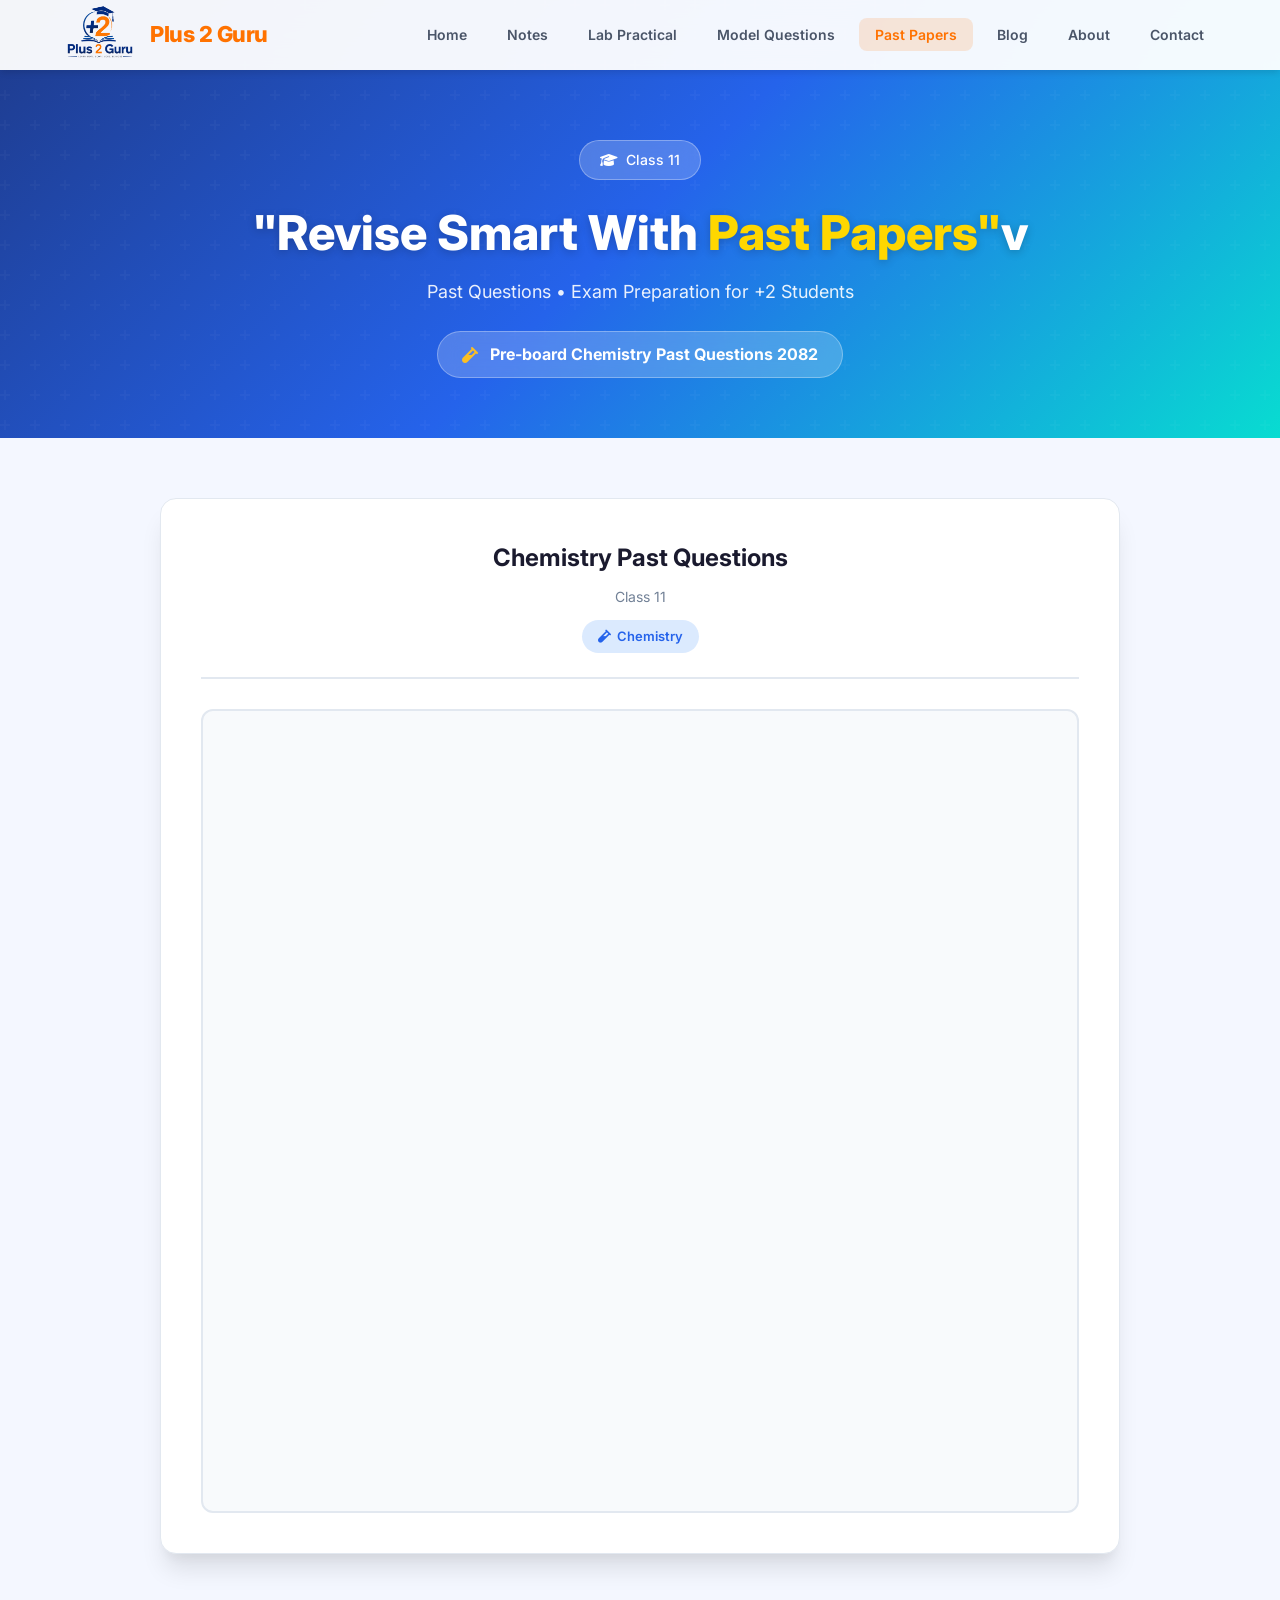
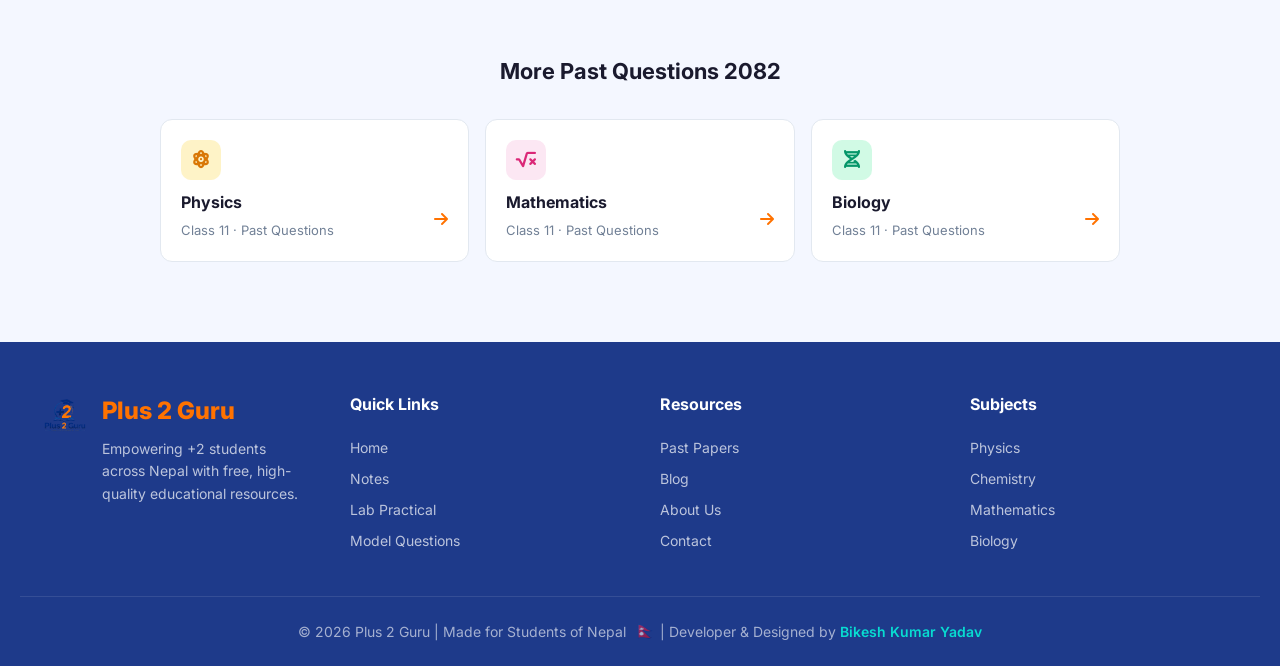
<file: 3chemistry.html>
<!DOCTYPE html>
<html lang="en">
<head>
<meta charset="UTF-8">
<meta name="viewport" content="width=device-width, initial-scale=1.0">
<title>Plus 2 Guru</title>
<!-- Favicon -->
<link rel="icon" type="image/png" href="favicon.png.png">
<link rel="apple-touch-icon" href="favicon.png.png">
<link href="https://fonts.googleapis.com/css2?family=Inter:wght@300;400;500;600;700;800&display=swap" rel="stylesheet">
<link rel="stylesheet" href="https://cdnjs.cloudflare.com/ajax/libs/font-awesome/6.4.0/css/all.min.css">
<style>
    :root {
        --primary: #ff7200;
        --primary-dark: #e56500;
        --secondary: #1e3a8a;
        --secondary-light: #2563eb;
        --accent: #08dcd1;
        --accent-hover: #06b8b0;
        --bg: #f4f7ff;
        --card-bg: #ffffff;
        --text-dark: #1a1a2e;
        --text-medium: #4a5568;
        --text-light: #718096;
        --border: #e2e8f0;
        --shadow: 0 4px 6px -1px rgba(0,0,0,0.1), 0 2px 4px -1px rgba(0,0,0,0.06);
        --shadow-lg: 0 20px 25px -5px rgba(0,0,0,0.1), 0 10px 10px -5px rgba(0,0,0,0.04);
        --radius: 16px;
        --radius-sm: 12px;
    }

    * { margin: 0; padding: 0; box-sizing: border-box; }
    html { scroll-behavior: smooth; }

    body {
        font-family: 'Inter', -apple-system, BlinkMacSystemFont, 'Segoe UI', sans-serif;
        background: var(--bg);
        color: var(--text-dark);
        line-height: 1.6;
        overflow-x: hidden;
    }

    /* Navigation */
    .navbar {
        position: fixed;
        top: 0; left: 0; right: 0;
        background: rgba(255, 255, 255, 0.95);
        backdrop-filter: blur(20px);
        -webkit-backdrop-filter: blur(20px);
        z-index: 1000;
        box-shadow: var(--shadow);
        transition: all 0.3s ease;
    }
    .nav-container {
        max-width: 1200px;
        margin: 0 auto;
        padding: 0 20px;
        display: flex;
        align-items: center;
        justify-content: space-between;
        height: 70px;
    }
    .logo {
        display: flex;
        align-items: center;
        gap: 10px;
        text-decoration: none;
    }
    .logo img { width: 80px; height: 80px; object-fit: contain; border-radius: 8px; }
    .logo-text { font-size: 22px; font-weight: 800; color: var(--primary); letter-spacing: -0.5px; }
    .nav-links { display: flex; gap: 8px; list-style: none; align-items: center; }
    .nav-links a {
        text-decoration: none;
        color: var(--text-medium);
        font-weight: 600;
        font-size: 14px;
        padding: 8px 16px;
        border-radius: 8px;
        transition: all 0.3s ease;
    }
    .nav-links a:hover { color: var(--primary); background: rgba(255, 114, 0, 0.1); }
    .nav-links a.active { color: var(--primary); background: rgba(255, 114, 0, 0.15); }

    .mobile-menu-btn {
        display: none;
        background: none;
        border: none;
        font-size: 24px;
        color: var(--text-dark);
        cursor: pointer;
        padding: 8px;
    }

    /* Hero Section */
    .hero {
        padding: 140px 20px 60px;
        text-align: center;
        background: linear-gradient(135deg, #1e3a8a 0%, #2563eb 50%, #08dcd1 100%);
        position: relative;
        overflow: hidden;
    }
    .hero::before {
        content: '';
        position: absolute;
        top: 0; left: 0; right: 0; bottom: 0;
        background: url("data:image/svg+xml,%3Csvg width='60' height='60' viewBox='0 0 60 60' xmlns='http://www.w3.org/2000/svg'%3E%3Cg fill='none' fill-rule='evenodd'%3E%3Cg fill='%23ffffff' fill-opacity='0.05'%3E%3Cpath d='M36 34v-4h-2v4h-4v2h4v4h2v-4h4v-2h-4zm0-30V0h-2v4h-4v2h4v4h2V6h4V4h-4zM6 34v-4H4v4H0v2h4v4h2v-4h4v-2H6zM6 4V0H4v4H0v2h4v4h2V6h4V4H6z'/%3E%3C/g%3E%3C/g%3E%3C/svg%3E");
        opacity: 0.5;
    }
    .hero-content {
        position: relative;
        z-index: 1;
        max-width: 800px;
        margin: 0 auto;
    }
    .hero-badge {
        display: inline-flex;
        align-items: center;
        gap: 8px;
        background: rgba(255,255,255,0.2);
        backdrop-filter: blur(10px);
        padding: 8px 20px;
        border-radius: 50px;
        color: white;
        font-size: 14px;
        font-weight: 500;
        margin-bottom: 24px;
        border: 1px solid rgba(255,255,255,0.3);
    }
    .hero h1 {
        font-size: clamp(28px, 5vw, 48px);
        font-weight: 800;
        color: white;
        line-height: 1.2;
        margin-bottom: 16px;
        text-shadow: 0 2px 10px rgba(0,0,0,0.2);
    }
    .hero p {
        font-size: clamp(16px, 2vw, 18px);
        color: rgba(255,255,255,0.9);
        max-width: 600px;
        margin: 0 auto 24px;
    }
    .hero-tag {
        display: inline-flex;
        align-items: center;
        gap: 8px;
        background: rgba(255,255,255,0.2);
        backdrop-filter: blur(10px);
        padding: 10px 24px;
        border-radius: 50px;
        color: white;
        font-size: 16px;
        font-weight: 700;
        border: 1px solid rgba(255,255,255,0.3);
    }
    .hero-tag i { color: #fbbf24; margin-right: 4px; }

    /* PDF Section */
    .content-section {
        padding: 60px 20px;
        max-width: 1000px;
        margin: 0 auto;
    }
    .paper-card {
        background: var(--card-bg);
        border-radius: var(--radius);
        padding: 40px;
        box-shadow: var(--shadow-lg);
        border: 1px solid var(--border);
    }
    .paper-header {
        text-align: center;
        margin-bottom: 30px;
        padding-bottom: 24px;
        border-bottom: 2px solid var(--border);
    }
    .paper-header h2 {
        font-size: 24px;
        font-weight: 700;
        color: var(--text-dark);
        margin-bottom: 8px;
    }
    .paper-header p {
        color: var(--text-light);
        font-size: 14px;
    }
    .paper-header .subject-tag {
        display: inline-flex;
        align-items: center;
        gap: 6px;
        background: #dbeafe;
        color: #2563eb;
        padding: 6px 16px;
        border-radius: 20px;
        font-size: 13px;
        font-weight: 600;
        margin-top: 12px;
    }

    /* PDF Viewer */
    .pdf-container {
        position: relative;
        width: 100%;
        border-radius: var(--radius-sm);
        overflow: hidden;
        background: #f8fafc;
        border: 2px solid var(--border);
    }
    .pdf-container iframe {
        width: 100%;
        height: 800px;
        border: none;
        display: block;
    }
    .pdf-fallback {
        display: none;
        padding: 60px 20px;
        text-align: center;
        background: #f8fafc;
    }
    .pdf-fallback i {
        font-size: 48px;
        color: var(--primary);
        margin-bottom: 16px;
    }
    .pdf-fallback h3 {
        font-size: 20px;
        font-weight: 700;
        margin-bottom: 8px;
        color: var(--text-dark);
    }
    .pdf-fallback p {
        color: var(--text-medium);
        margin-bottom: 24px;
        font-size: 15px;
    }
    .btn-download {
        display: inline-flex;
        align-items: center;
        gap: 8px;
        padding: 12px 28px;
        background: var(--primary);
        color: white;
        border-radius: var(--radius-sm);
        text-decoration: none;
        font-weight: 600;
        font-size: 15px;
        transition: all 0.3s ease;
        box-shadow: 0 4px 15px rgba(255, 114, 0, 0.3);
    }
    .btn-download:hover {
        background: var(--primary-dark);
        transform: translateY(-2px);
        box-shadow: 0 8px 25px rgba(255, 114, 0, 0.4);
    }

    /* Related Section */
    .related-section {
        padding: 40px 20px 80px;
        max-width: 1000px;
        margin: 0 auto;
    }
    .related-header {
        text-align: center;
        margin-bottom: 30px;
    }
    .related-header h3 {
        font-size: 22px;
        font-weight: 700;
        color: var(--text-dark);
    }
    .related-grid {
        display: grid;
        grid-template-columns: repeat(auto-fit, minmax(220px, 1fr));
        gap: 16px;
    }
    .related-card {
        background: var(--card-bg);
        border-radius: var(--radius-sm);
        padding: 20px;
        border: 1px solid var(--border);
        transition: all 0.3s ease;
        cursor: pointer;
        text-decoration: none;
        display: block;
    }
    .related-card:hover {
        transform: translateY(-4px);
        box-shadow: var(--shadow);
        border-color: var(--primary);
    }
    .related-card .subject-icon {
        width: 40px;
        height: 40px;
        border-radius: 10px;
        display: flex;
        align-items: center;
        justify-content: center;
        margin-bottom: 10px;
        font-size: 18px;
    }
    .related-card.physics .subject-icon { background: #fef3c7; color: #d97706; }
    .related-card.math .subject-icon { background: #fce7f3; color: #db2777; }
    .related-card.biology .subject-icon { background: #d1fae5; color: #059669; }
    .related-card h4 {
        font-size: 16px;
        font-weight: 700;
        color: var(--text-dark);
        margin-bottom: 4px;
    }
    .related-card p {
        font-size: 13px;
        color: var(--text-light);
    }
    .related-card .arrow {
        float: right;
        color: var(--primary);
        margin-top: -30px;
        font-size: 16px;
        transition: transform 0.3s ease;
    }
    .related-card:hover .arrow {
        transform: translateX(4px);
    }

    /* Footer */
    footer { background: var(--secondary); color: white; padding: 50px 20px 20px; }
    .footer-content {
        max-width: 1200px;
        margin: 0 auto;
        display: grid;
        grid-template-columns: repeat(auto-fit, minmax(250px, 1fr));
        gap: 40px;
        margin-bottom: 40px;
    }
    .footer-brand { display: flex; align-items: flex-start; gap: 12px; }
    .footer-brand img { width: 50px; height: 50px; object-fit: contain; border-radius: 8px; }
    .footer-brand h3 { font-size: 24px; font-weight: 800; color: var(--primary); margin-bottom: 8px; }
    .footer-brand p { color: rgba(255,255,255,0.7); font-size: 14px; line-height: 1.6; }
    .footer-links h4 { font-size: 16px; font-weight: 700; margin-bottom: 16px; color: white; }
    .footer-links ul { list-style: none; }
    .footer-links a { color: rgba(255,255,255,0.7); text-decoration: none; font-size: 14px; line-height: 2.2; transition: color 0.3s ease; }
    .footer-links a:hover { color: var(--primary); }
    .footer-bottom {
        border-top: 1px solid rgba(255,255,255,0.1);
        padding-top: 20px;
        text-align: center;
        color: rgba(255,255,255,0.6);
        font-size: 14px;
    }
    .footer-bottom .flag { font-size: 18px; margin-left: 4px; }
    .footer-bottom .designer { color: var(--accent); font-weight: 600; }

    /* Mobile Navigation */
    .mobile-nav {
        display: none;
        position: fixed;
        top: 0; left: 0; right: 0; bottom: 0;
        background: rgba(0,0,0,0.5);
        z-index: 999;
        backdrop-filter: blur(4px);
    }
    .mobile-nav.active { display: block; }
    .mobile-nav-content {
        position: absolute;
        top: 0; right: 0;
        width: 280px;
        height: 100%;
        background: white;
        padding: 80px 24px 24px;
        box-shadow: -10px 0 30px rgba(0,0,0,0.1);
        transform: translateX(100%);
        transition: transform 0.3s ease;
    }
    .mobile-nav.active .mobile-nav-content { transform: translateX(0); }
    .mobile-nav-links { list-style: none; }
    .mobile-nav-links a {
        display: block;
        padding: 14px 0;
        color: var(--text-dark);
        text-decoration: none;
        font-weight: 600;
        font-size: 16px;
        border-bottom: 1px solid var(--border);
        transition: color 0.3s ease;
    }
    .mobile-nav-links a:hover, .mobile-nav-links a.active { color: var(--primary); }
    .close-mobile-nav {
        position: absolute;
        top: 20px; right: 20px;
        background: none;
        border: none;
        font-size: 24px;
        cursor: pointer;
        color: var(--text-dark);
    }

    /* Scrollbar */
    ::-webkit-scrollbar { width: 8px; }
    ::-webkit-scrollbar-track { background: var(--bg); }
    ::-webkit-scrollbar-thumb { background: var(--primary); border-radius: 4px; }
    ::-webkit-scrollbar-thumb:hover { background: var(--primary-dark); }

    /* Responsive */
    @media (max-width: 768px) {
        .nav-links { display: none; }
        .mobile-menu-btn { display: block; }
        .hero { padding: 120px 16px 40px; }
        .paper-card { padding: 24px; }
        .pdf-container iframe { height: 500px; }
        .related-grid { grid-template-columns: 1fr; }
        .content-section { padding: 40px 16px; }
        .related-section { padding: 30px 16px 60px; }
    }
    @media (max-width: 480px) {
        .hero h1 { font-size: 26px; }
        .pdf-container iframe { height: 400px; }
        .paper-header h2 { font-size: 20px; }
    }
</style>
</head>
<body>

    <!-- Navigation -->
    <nav class="navbar">
        <div class="nav-container">
            <a href="index.html" class="logo">
                <img src="logo.png.png" alt="Plus2 Guru Logo">
                <span class="logo-text">Plus 2 Guru</span>
            </a>
            <ul class="nav-links">
                <li><a href="index.html">Home</a></li>
                <li><a href="note.html">Notes</a></li>
                <li><a href="labclass.html">Lab Practical</a></li>
                <li><a href="modelclass.html" >Model Questions</a></li>
                <li><a href="past1.html" class="active">Past Papers</a></li>
                <li><a href="blo.html">Blog</a></li>
                <li><a href="about.html">About</a></li>
                <li><a href="contact.html">Contact</a></li>
            </ul>
            <button class="mobile-menu-btn" onclick="toggleMobileNav()"><i class="fas fa-bars"></i></button>
        </div>
    </nav>

    <!-- Mobile Navigation -->
    <div class="mobile-nav" id="mobileNav" onclick="closeMobileNav(event)">
        <div class="mobile-nav-content">
            <button class="close-mobile-nav" onclick="toggleMobileNav()"><i class="fas fa-times"></i></button>
            <ul class="mobile-nav-links">
                <li><a href="index.html">Home</a></li>
                <li><a href="note.html">Notes</a></li>
                <li><a href="labclass.html">Lab Practical</a></li>
                <li><a href="modelclass.html" >Model Questions</a></li>
                <li><a href="past1.html" class="active">Past Papers</a></li>
                <li><a href="blo.html">Blog</a></li>
                <li><a href="about.html">About</a></li>
                <li><a href="contact.html">Contact</a></li>
            </ul>
        </div>
    </div>

    <!-- Hero Section -->
    <section class="hero">
        <div class="hero-content">
            <div class="hero-badge">
                <i class="fas fa-graduation-cap"></i>
                <span>Class 11 </span>
            </div>
            <h1>"Revise Smart With <span style="color: #ffd700;">Past Papers"</span>v</h1>
            <p>Past Questions • Exam Preparation for +2 Students</p>
            <div class="hero-tag">
                <i class="fas fa-vial"></i>
                Pre-board Chemistry Past Questions 2082
            </div>
        </div>
    </section>

    <!-- PDF Section -->
    <section class="content-section">
        <div class="paper-card">
            <div class="paper-header">
                <h2>Chemistry Past Questions</h2>
                <p>Class 11</p>
                <span class="subject-tag">
                    <i class="fas fa-vial"></i> Chemistry
                </span>
            </div>
            <div class="pdf-container">
                <iframe 
                    src="https://drive.google.com/file/d/1wEscCiLNWRlXdyjjg4M1Z20yLEfJPtjZ/preview" 
                    allow="autoplay"
                    title="Chemistry Model Questions">
                </iframe>
                <div class="pdf-fallback" id="pdfFallback">
                    <i class="fas fa-file-pdf"></i>
                    <h3>Unable to Load PDF</h3>
                    <p>The PDF viewer may not be available on your device. You can download the file directly.</p>
                    <a href="https://drive.google.com/uc?export=download&id=1si919D4dDi1Fr82BboqLB90RB_JSUEvl" class="btn-download" target="_blank">
                        <i class="fas fa-download"></i>
                        Download PDF
                    </a>
                </div>
            </div>
        </div>
    </section>

    <!-- Related Model Questions -->
    <section class="related-section">
        <div class="related-header">
            <h3>More Past Questions 2082</h3>
        </div>
        <div class="related-grid">
            <a href="3physics.html" class="related-card physics">
                <div class="subject-icon"><i class="fas fa-atom"></i></div>
                <h4>Physics</h4>
                <p>Class 11 &middot; Past Questions</p>
                <i class="fas fa-arrow-right arrow"></i>
            </a>
            <a href="3math.html" class="related-card math">
                <div class="subject-icon"><i class="fas fa-square-root-alt"></i></div>
                <h4>Mathematics</h4>
                <p>Class 11 &middot; Past Questions</p>
                <i class="fas fa-arrow-right arrow"></i>
            </a>
           <a  class="related-card biology" onclick="alert('Data not Available !')"></i>
                <div class="subject-icon"><i class="fas fa-dna"></i></div>
                <h4>Biology</h4>
                <p>Class 11 &middot; Past Questions</p>
                <i class="fas fa-arrow-right arrow"></i>
            </a>
        </div>
    </section>

    <!-- Footer -->
    <footer>
        <div class="footer-content">
            <div class="footer-brand">
                <img src="logo.png.png" alt="Plus2 Guru Logo">
                <div>
                    <h3>Plus 2 Guru</h3>
                    <p>Empowering +2 students across Nepal with free, high-quality educational resources.</p>
                </div>
            </div>
            <div class="footer-links">
                <h4>Quick Links</h4>
                <ul>
                    <li><a href="index.html">Home</a></li>
                    <li><a href="note.html">Notes</a></li>
                    <li><a href="labclass.html">Lab Practical</a></li>
                    <li><a href="modelclass.html">Model Questions</a></li>
                </ul>
            </div>
            <div class="footer-links">
                <h4>Resources</h4>
                <ul>
                    <li><a href="past1.html">Past Papers</a></li>
                    <li><a href="blo.html">Blog</a></li>
                    <li><a href="about.html">About Us</a></li>
                    <li><a href="contact.html">Contact</a></li>
                </ul>
            </div>
            <div class="footer-links">
                <h4>Subjects</h4>
                <ul>
                    <li><a href="modelphysics.html">Physics</a></li>
                    <li><a href="modelchemistry.html">Chemistry</a></li>
                    <li><a href="modelmath.html">Mathematics</a></li>
                    <li><a href="modelbiology.html">Biology</a></li>
                </ul>
            </div>
        </div>
        <div class="footer-bottom">
            <p>© 2026 Plus 2 Guru | Made for Students of Nepal <span class="flag">🇳🇵</span> | Developer & Designed by <span class="designer">Bikesh Kumar Yadav</span></p>
        </div>
    </footer>

    <script>
        function toggleMobileNav() {
            const nav = document.getElementById('mobileNav');
            nav.classList.toggle('active');
            document.body.style.overflow = nav.classList.contains('active') ? 'hidden' : '';
        }
        function closeMobileNav(event) {
            if (event.target === document.getElementById('mobileNav')) toggleMobileNav();
        }

        window.addEventListener('scroll', function() {
            const navbar = document.querySelector('.navbar');
            if (window.scrollY > 50) {
                navbar.style.boxShadow = '0 4px 20px rgba(0,0,0,0.1)';
            } else {
                navbar.style.boxShadow = '0 4px 6px -1px rgba(0,0,0,0.1)';
            }
        });

        document.querySelector('.pdf-container iframe').addEventListener('error', function() {
            document.getElementById('pdfFallback').style.display = 'block';
        });
    </script>
</body>
</html>
</file>
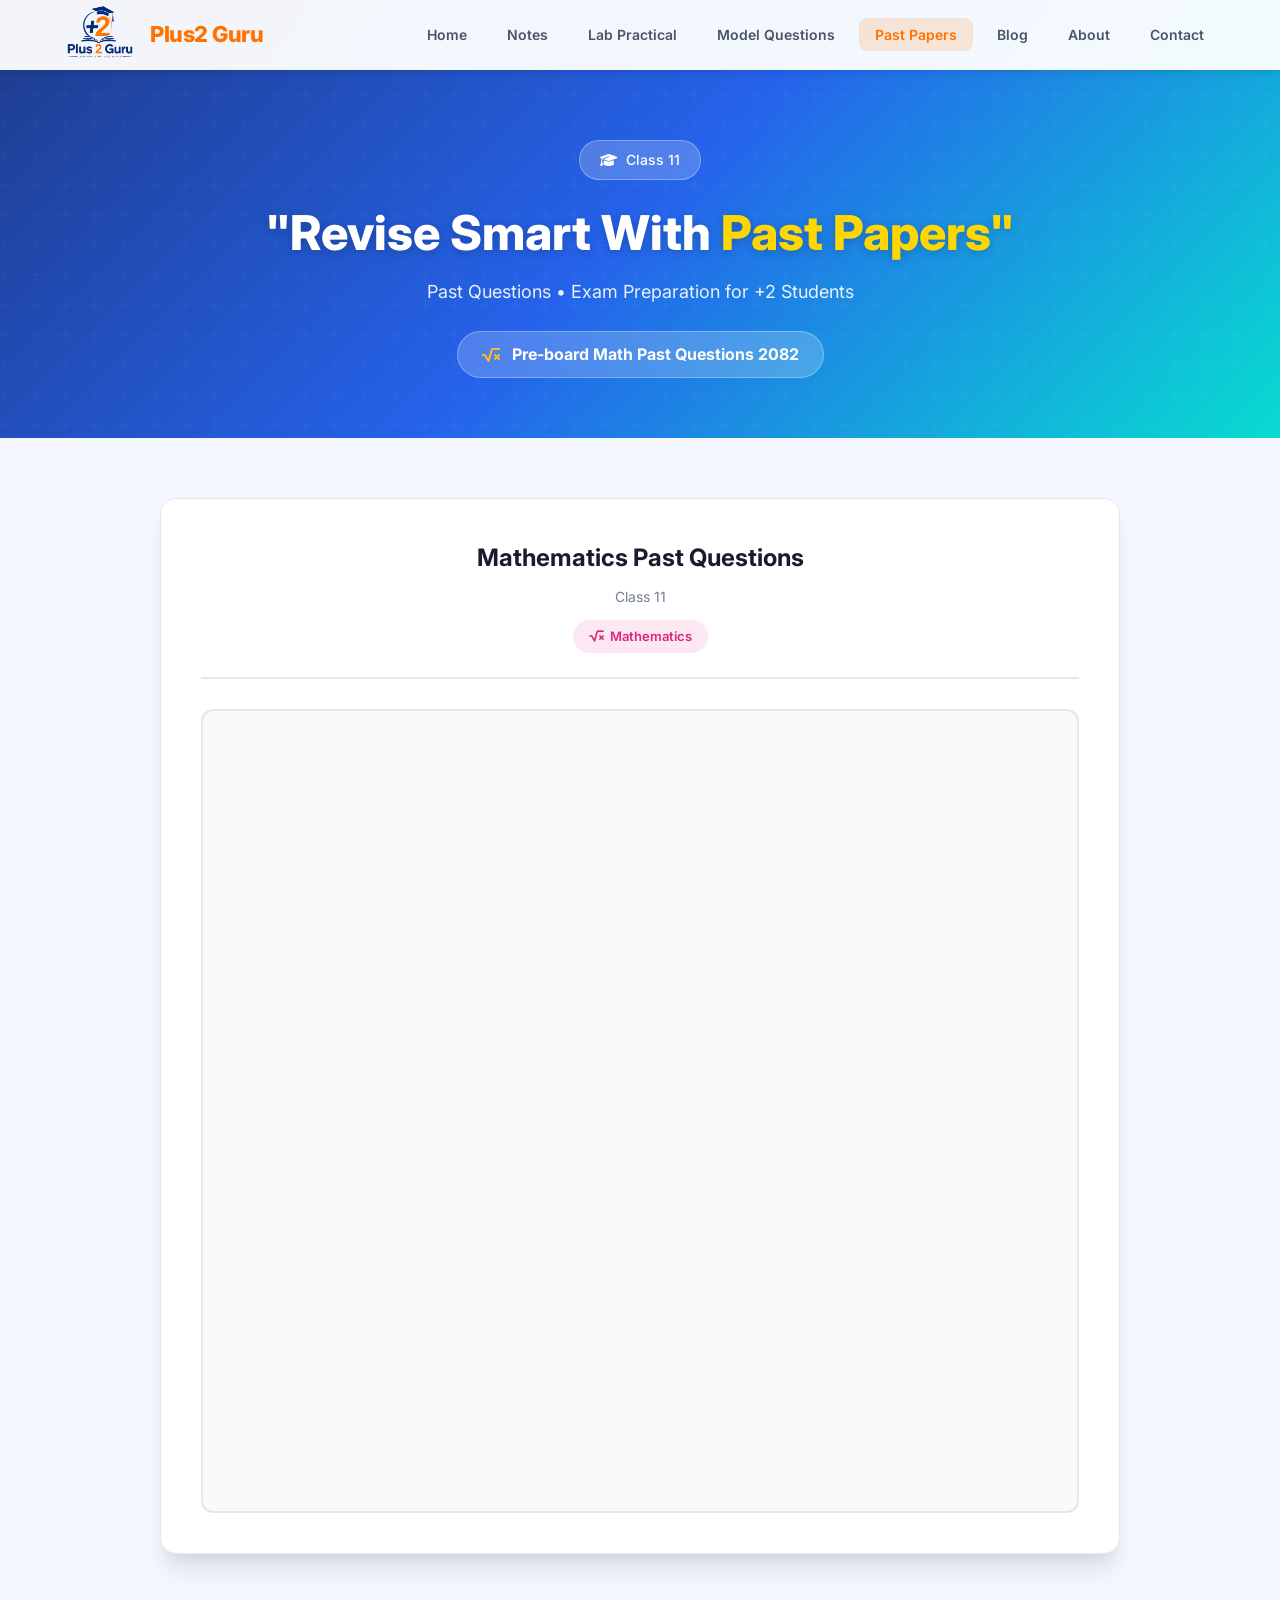
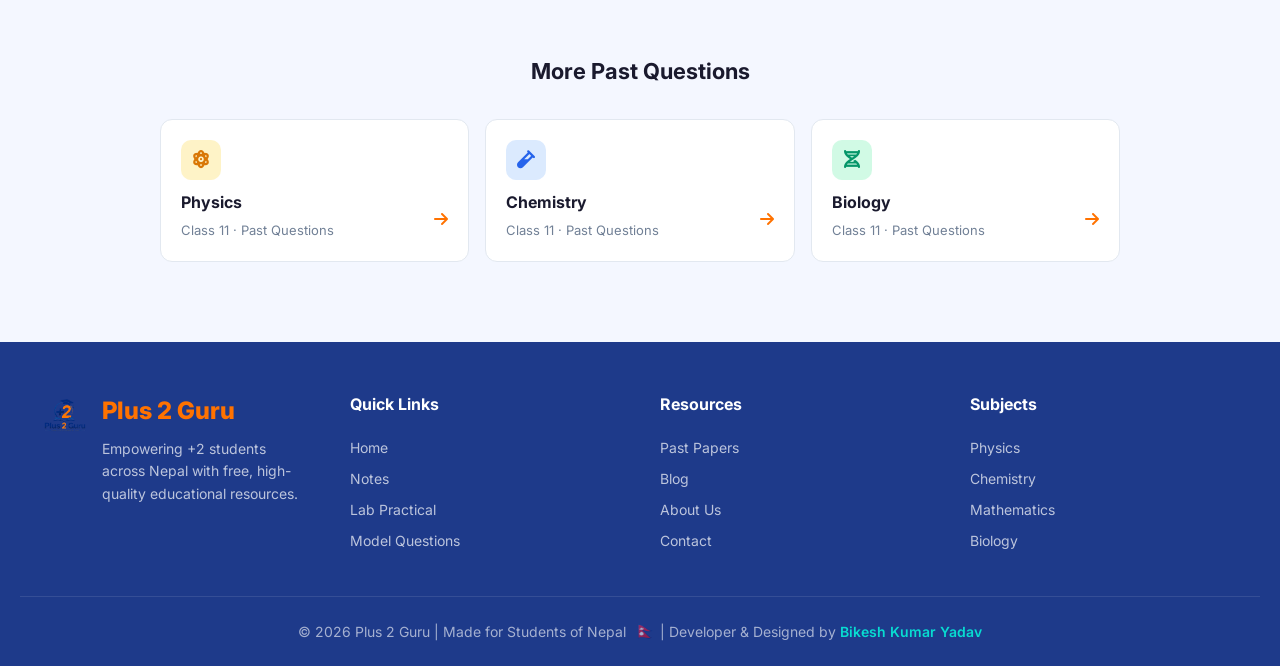
<file: 3math.html>
<!DOCTYPE html>
<html lang="en">
<head>
<meta charset="UTF-8">
<meta name="viewport" content="width=device-width, initial-scale=1.0">
<title> Plus 2 Guru</title>
<!-- Favicon -->
<link rel="icon" type="image/png" href="favicon.png.png">
<link rel="apple-touch-icon" href="favicon.png.png">
<link href="https://fonts.googleapis.com/css2?family=Inter:wght@300;400;500;600;700;800&display=swap" rel="stylesheet">
<link rel="stylesheet" href="https://cdnjs.cloudflare.com/ajax/libs/font-awesome/6.4.0/css/all.min.css">
<style>
    :root {
        --primary: #ff7200;
        --primary-dark: #e56500;
        --secondary: #1e3a8a;
        --secondary-light: #2563eb;
        --accent: #08dcd1;
        --accent-hover: #06b8b0;
        --bg: #f4f7ff;
        --card-bg: #ffffff;
        --text-dark: #1a1a2e;
        --text-medium: #4a5568;
        --text-light: #718096;
        --border: #e2e8f0;
        --shadow: 0 4px 6px -1px rgba(0,0,0,0.1), 0 2px 4px -1px rgba(0,0,0,0.06);
        --shadow-lg: 0 20px 25px -5px rgba(0,0,0,0.1), 0 10px 10px -5px rgba(0,0,0,0.04);
        --radius: 16px;
        --radius-sm: 12px;
    }

    * { margin: 0; padding: 0; box-sizing: border-box; }
    html { scroll-behavior: smooth; }

    body {
        font-family: 'Inter', -apple-system, BlinkMacSystemFont, 'Segoe UI', sans-serif;
        background: var(--bg);
        color: var(--text-dark);
        line-height: 1.6;
        overflow-x: hidden;
    }

    /* Navigation */
    .navbar {
        position: fixed;
        top: 0; left: 0; right: 0;
        background: rgba(255, 255, 255, 0.95);
        backdrop-filter: blur(20px);
        -webkit-backdrop-filter: blur(20px);
        z-index: 1000;
        box-shadow: var(--shadow);
        transition: all 0.3s ease;
    }
    .nav-container {
        max-width: 1200px;
        margin: 0 auto;
        padding: 0 20px;
        display: flex;
        align-items: center;
        justify-content: space-between;
        height: 70px;
    }
    .logo {
        display: flex;
        align-items: center;
        gap: 10px;
        text-decoration: none;
    }
    .logo img { width: 80px; height: 80px; object-fit: contain; border-radius: 8px; }
    .logo-text { font-size: 22px; font-weight: 800; color: var(--primary); letter-spacing: -0.5px; }
    .nav-links { display: flex; gap: 8px; list-style: none; align-items: center; }
    .nav-links a {
        text-decoration: none;
        color: var(--text-medium);
        font-weight: 600;
        font-size: 14px;
        padding: 8px 16px;
        border-radius: 8px;
        transition: all 0.3s ease;
    }
    .nav-links a:hover { color: var(--primary); background: rgba(255, 114, 0, 0.1); }
    .nav-links a.active { color: var(--primary); background: rgba(255, 114, 0, 0.15); }

    .mobile-menu-btn {
        display: none;
        background: none;
        border: none;
        font-size: 24px;
        color: var(--text-dark);
        cursor: pointer;
        padding: 8px;
    }

    /* Hero Section */
    .hero {
        padding: 140px 20px 60px;
        text-align: center;
        background: linear-gradient(135deg, #1e3a8a 0%, #2563eb 50%, #08dcd1 100%);
        position: relative;
        overflow: hidden;
    }
    .hero::before {
        content: '';
        position: absolute;
        top: 0; left: 0; right: 0; bottom: 0;
        background: url("data:image/svg+xml,%3Csvg width='60' height='60' viewBox='0 0 60 60' xmlns='http://www.w3.org/2000/svg'%3E%3Cg fill='none' fill-rule='evenodd'%3E%3Cg fill='%23ffffff' fill-opacity='0.05'%3E%3Cpath d='M36 34v-4h-2v4h-4v2h4v4h2v-4h4v-2h-4zm0-30V0h-2v4h-4v2h4v4h2V6h4V4h-4zM6 34v-4H4v4H0v2h4v4h2v-4h4v-2H6zM6 4V0H4v4H0v2h4v4h2V6h4V4H6z'/%3E%3C/g%3E%3C/g%3E%3C/svg%3E");
        opacity: 0.5;
    }
    .hero-content {
        position: relative;
        z-index: 1;
        max-width: 800px;
        margin: 0 auto;
    }
    .hero-badge {
        display: inline-flex;
        align-items: center;
        gap: 8px;
        background: rgba(255,255,255,0.2);
        backdrop-filter: blur(10px);
        padding: 8px 20px;
        border-radius: 50px;
        color: white;
        font-size: 14px;
        font-weight: 500;
        margin-bottom: 24px;
        border: 1px solid rgba(255,255,255,0.3);
    }
    .hero h1 {
        font-size: clamp(28px, 5vw, 48px);
        font-weight: 800;
        color: white;
        line-height: 1.2;
        margin-bottom: 16px;
        text-shadow: 0 2px 10px rgba(0,0,0,0.2);
    }
    .hero p {
        font-size: clamp(16px, 2vw, 18px);
        color: rgba(255,255,255,0.9);
        max-width: 600px;
        margin: 0 auto 24px;
    }
    .hero-tag {
        display: inline-flex;
        align-items: center;
        gap: 8px;
        background: rgba(255,255,255,0.2);
        backdrop-filter: blur(10px);
        padding: 10px 24px;
        border-radius: 50px;
        color: white;
        font-size: 16px;
        font-weight: 700;
        border: 1px solid rgba(255,255,255,0.3);
    }
    .hero-tag i { color: #fbbf24; margin-right: 4px; }

    /* PDF Section */
    .content-section {
        padding: 60px 20px;
        max-width: 1000px;
        margin: 0 auto;
    }
    .paper-card {
        background: var(--card-bg);
        border-radius: var(--radius);
        padding: 40px;
        box-shadow: var(--shadow-lg);
        border: 1px solid var(--border);
    }
    .paper-header {
        text-align: center;
        margin-bottom: 30px;
        padding-bottom: 24px;
        border-bottom: 2px solid var(--border);
    }
    .paper-header h2 {
        font-size: 24px;
        font-weight: 700;
        color: var(--text-dark);
        margin-bottom: 8px;
    }
    .paper-header p {
        color: var(--text-light);
        font-size: 14px;
    }
    .paper-header .subject-tag {
        display: inline-flex;
        align-items: center;
        gap: 6px;
        background: #fce7f3;
        color: #db2777;
        padding: 6px 16px;
        border-radius: 20px;
        font-size: 13px;
        font-weight: 600;
        margin-top: 12px;
    }

    /* PDF Viewer */
    .pdf-container {
        position: relative;
        width: 100%;
        border-radius: var(--radius-sm);
        overflow: hidden;
        background: #f8fafc;
        border: 2px solid var(--border);
    }
    .pdf-container iframe {
        width: 100%;
        height: 800px;
        border: none;
        display: block;
    }
    .pdf-fallback {
        display: none;
        padding: 60px 20px;
        text-align: center;
        background: #f8fafc;
    }
    .pdf-fallback i {
        font-size: 48px;
        color: var(--primary);
        margin-bottom: 16px;
    }
    .pdf-fallback h3 {
        font-size: 20px;
        font-weight: 700;
        margin-bottom: 8px;
        color: var(--text-dark);
    }
    .pdf-fallback p {
        color: var(--text-medium);
        margin-bottom: 24px;
        font-size: 15px;
    }
    .btn-download {
        display: inline-flex;
        align-items: center;
        gap: 8px;
        padding: 12px 28px;
        background: var(--primary);
        color: white;
        border-radius: var(--radius-sm);
        text-decoration: none;
        font-weight: 600;
        font-size: 15px;
        transition: all 0.3s ease;
        box-shadow: 0 4px 15px rgba(255, 114, 0, 0.3);
    }
    .btn-download:hover {
        background: var(--primary-dark);
        transform: translateY(-2px);
        box-shadow: 0 8px 25px rgba(255, 114, 0, 0.4);
    }

    /* Related Section */
    .related-section {
        padding: 40px 20px 80px;
        max-width: 1000px;
        margin: 0 auto;
    }
    .related-header {
        text-align: center;
        margin-bottom: 30px;
    }
    .related-header h3 {
        font-size: 22px;
        font-weight: 700;
        color: var(--text-dark);
    }
    .related-grid {
        display: grid;
        grid-template-columns: repeat(auto-fit, minmax(220px, 1fr));
        gap: 16px;
    }
    .related-card {
        background: var(--card-bg);
        border-radius: var(--radius-sm);
        padding: 20px;
        border: 1px solid var(--border);
        transition: all 0.3s ease;
        cursor: pointer;
        text-decoration: none;
        display: block;
    }
    .related-card:hover {
        transform: translateY(-4px);
        box-shadow: var(--shadow);
        border-color: var(--primary);
    }
    .related-card .subject-icon {
        width: 40px;
        height: 40px;
        border-radius: 10px;
        display: flex;
        align-items: center;
        justify-content: center;
        margin-bottom: 10px;
        font-size: 18px;
    }
    .related-card.physics .subject-icon { background: #fef3c7; color: #d97706; }
    .related-card.chemistry .subject-icon { background: #dbeafe; color: #2563eb; }
    .related-card.biology .subject-icon { background: #d1fae5; color: #059669; }
    .related-card h4 {
        font-size: 16px;
        font-weight: 700;
        color: var(--text-dark);
        margin-bottom: 4px;
    }
    .related-card p {
        font-size: 13px;
        color: var(--text-light);
    }
    .related-card .arrow {
        float: right;
        color: var(--primary);
        margin-top: -30px;
        font-size: 16px;
        transition: transform 0.3s ease;
    }
    .related-card:hover .arrow {
        transform: translateX(4px);
    }

    /* Footer */
    footer { background: var(--secondary); color: white; padding: 50px 20px 20px; }
    .footer-content {
        max-width: 1200px;
        margin: 0 auto;
        display: grid;
        grid-template-columns: repeat(auto-fit, minmax(250px, 1fr));
        gap: 40px;
        margin-bottom: 40px;
    }
    .footer-brand { display: flex; align-items: flex-start; gap: 12px; }
    .footer-brand img { width: 50px; height: 50px; object-fit: contain; border-radius: 8px; }
    .footer-brand h3 { font-size: 24px; font-weight: 800; color: var(--primary); margin-bottom: 8px; }
    .footer-brand p { color: rgba(255,255,255,0.7); font-size: 14px; line-height: 1.6; }
    .footer-links h4 { font-size: 16px; font-weight: 700; margin-bottom: 16px; color: white; }
    .footer-links ul { list-style: none; }
    .footer-links a { color: rgba(255,255,255,0.7); text-decoration: none; font-size: 14px; line-height: 2.2; transition: color 0.3s ease; }
    .footer-links a:hover { color: var(--primary); }
    .footer-bottom {
        border-top: 1px solid rgba(255,255,255,0.1);
        padding-top: 20px;
        text-align: center;
        color: rgba(255,255,255,0.6);
        font-size: 14px;
    }
    .footer-bottom .flag { font-size: 18px; margin-left: 4px; }
    .footer-bottom .designer { color: var(--accent); font-weight: 600; }

    /* Mobile Navigation */
    .mobile-nav {
        display: none;
        position: fixed;
        top: 0; left: 0; right: 0; bottom: 0;
        background: rgba(0,0,0,0.5);
        z-index: 999;
        backdrop-filter: blur(4px);
    }
    .mobile-nav.active { display: block; }
    .mobile-nav-content {
        position: absolute;
        top: 0; right: 0;
        width: 280px;
        height: 100%;
        background: white;
        padding: 80px 24px 24px;
        box-shadow: -10px 0 30px rgba(0,0,0,0.1);
        transform: translateX(100%);
        transition: transform 0.3s ease;
    }
    .mobile-nav.active .mobile-nav-content { transform: translateX(0); }
    .mobile-nav-links { list-style: none; }
    .mobile-nav-links a {
        display: block;
        padding: 14px 0;
        color: var(--text-dark);
        text-decoration: none;
        font-weight: 600;
        font-size: 16px;
        border-bottom: 1px solid var(--border);
        transition: color 0.3s ease;
    }
    .mobile-nav-links a:hover, .mobile-nav-links a.active { color: var(--primary); }
    .close-mobile-nav {
        position: absolute;
        top: 20px; right: 20px;
        background: none;
        border: none;
        font-size: 24px;
        cursor: pointer;
        color: var(--text-dark);
    }

    /* Scrollbar */
    ::-webkit-scrollbar { width: 8px; }
    ::-webkit-scrollbar-track { background: var(--bg); }
    ::-webkit-scrollbar-thumb { background: var(--primary); border-radius: 4px; }
    ::-webkit-scrollbar-thumb:hover { background: var(--primary-dark); }

    /* Responsive */
    @media (max-width: 768px) {
        .nav-links { display: none; }
        .mobile-menu-btn { display: block; }
        .hero { padding: 120px 16px 40px; }
        .paper-card { padding: 24px; }
        .pdf-container iframe { height: 500px; }
        .related-grid { grid-template-columns: 1fr; }
        .content-section { padding: 40px 16px; }
        .related-section { padding: 30px 16px 60px; }
    }
    @media (max-width: 480px) {
        .hero h1 { font-size: 26px; }
        .pdf-container iframe { height: 400px; }
        .paper-header h2 { font-size: 20px; }
    }
</style>
</head>
<body>

    <!-- Navigation -->
    <nav class="navbar">
        <div class="nav-container">
            <a href="home.html" class="logo">
                <img src="logo.png.png" alt="Plus 2 Guru Logo">
                <span class="logo-text">Plus2 Guru</span>
            </a>
            <ul class="nav-links">
                <li><a href="home.html">Home</a></li>
                <li><a href="note.html">Notes</a></li>
                <li><a href="labclass.html">Lab Practical</a></li>
                <li><a href="modelclass.html" >Model Questions</a></li>
                <li><a href="past1.html" class="active">Past Papers</a></li>
                <li><a href="blo.html">Blog</a></li>
                <li><a href="about.html">About</a></li>
                <li><a href="contact.html">Contact</a></li>
            </ul>
            <button class="mobile-menu-btn" onclick="toggleMobileNav()"><i class="fas fa-bars"></i></button>
        </div>
    </nav>

    <!-- Mobile Navigation -->
    <div class="mobile-nav" id="mobileNav" onclick="closeMobileNav(event)">
        <div class="mobile-nav-content">
            <button class="close-mobile-nav" onclick="toggleMobileNav()"><i class="fas fa-times"></i></button>
            <ul class="mobile-nav-links">
                <li><a href="home.html">Home</a></li>
                <li><a href="note.html">Notes</a></li>
                <li><a href="labclass.html">Lab Practical</a></li>
                <li><a href="modelclass.html" >Model Questions</a></li>
                <li><a href="past1.html" class="active">Past Papers</a></li>
                <li><a href="blo.html">Blog</a></li>
                <li><a href="about.html">About</a></li>
                <li><a href="contact.html">Contact</a></li>
            </ul>
        </div>
    </div>

    <!-- Hero Section -->
    <section class="hero">
        <div class="hero-content">
            <div class="hero-badge">
                <i class="fas fa-graduation-cap"></i>
                <span>Class 11 </span>
            </div>
            <h1>"Revise Smart With <span style="color: #ffd700;">Past Papers"</span></h1>
            <p>Past Questions • Exam Preparation for +2 Students</p>
            <div class="hero-tag">
                <i class="fas fa-square-root-alt"></i>
                Pre-board Math Past  Questions 2082
            </div>
        </div>
    </section>

    <!-- PDF Section -->
    <section class="content-section">
        <div class="paper-card">
            <div class="paper-header">
                <h2>Mathematics Past Questions</h2>
                <p>Class 11 </p>
                <span class="subject-tag">
                    <i class="fas fa-square-root-alt"></i> Mathematics
                </span>
            </div>
            <div class="pdf-container">
                <iframe 
                    src="https://drive.google.com/file/d/19BQQhoUFzib06X_30GK5l5mLqJf7SZK9/preview" 
                    allow="autoplay"
                    title="Mathematics Model Questions">
                </iframe>
                <div class="pdf-fallback" id="pdfFallback">
                    <i class="fas fa-file-pdf"></i>
                    <h3>Unable to Load PDF</h3>
                    <p>The PDF viewer may not be available on your device. You can download the file directly.</p>
                    <a href="https://drive.google.com/uc?export=download&id=14G6QkqfavdcWXgSs37qNkTYDxLtx-JQD" class="btn-download" target="_blank">
                        <i class="fas fa-download"></i>
                        Download PDF
                    </a>
                </div>
            </div>
        </div>
    </section>

    <!-- Related Model Questions -->
    <section class="related-section">
        <div class="related-header">
            <h3>More Past Questions</h3>
        </div>
        <div class="related-grid">
            <a href="3physics.html" class="related-card physics">
                <div class="subject-icon"><i class="fas fa-atom"></i></div>
                <h4>Physics</h4>
                <p>Class 11 &middot; Past Questions</p>
                <i class="fas fa-arrow-right arrow"></i>
            </a>
            <a href="3chemistry.html" class="related-card chemistry">
                <div class="subject-icon"><i class="fas fa-vial"></i></div>
                <h4>Chemistry</h4>
                <p>Class 11 &middot; Past Questions</p>
                <i class="fas fa-arrow-right arrow"></i>
            </a>
            <a  class="related-card biology" onclick="alert('Data not Available !')"></i>
                <div class="subject-icon"><i class="fas fa-dna"></i></div>
                <h4>Biology</h4>
                <p>Class 11 &middot; Past Questions</p>
                <i class="fas fa-arrow-right arrow"></i>
            </a>
        </div>
    </section>

    <!-- Footer -->
    <footer>
        <div class="footer-content">
            <div class="footer-brand">
                <img src="logo.png.png" alt="Plus2 Guru Logo">
                <div>
                    <h3>Plus 2 Guru</h3>
                    <p>Empowering +2 students across Nepal with free, high-quality educational resources.</p>
                </div>
            </div>
            <div class="footer-links">
                <h4>Quick Links</h4>
                <ul>
                    <li><a href="home.html">Home</a></li>
                    <li><a href="note.html">Notes</a></li>
                    <li><a href="labclass.html">Lab Practical</a></li>
                    <li><a href="modelclass.html">Model Questions</a></li>
                </ul>
            </div>
            <div class="footer-links">
                <h4>Resources</h4>
                <ul>
                    <li><a href="past1.html">Past Papers</a></li>
                    <li><a href="blo.html">Blog</a></li>
                    <li><a href="about.html">About Us</a></li>
                    <li><a href="contact.html">Contact</a></li>
                </ul>
            </div>
            <div class="footer-links">
                <h4>Subjects</h4>
                <ul>
                    <li><a href="modelphysics.html">Physics</a></li>
                    <li><a href="modelchemistry.html">Chemistry</a></li>
                    <li><a href="modelmath.html">Mathematics</a></li>
                    <li><a href="modelbiology.html">Biology</a></li>
                </ul>
            </div>
        </div>
        <div class="footer-bottom">
            <p>© 2026 Plus 2 Guru | Made for Students of Nepal <span class="flag">🇳🇵</span> | Developer & Designed by <span class="designer">Bikesh Kumar Yadav</span></p>
        </div>
    </footer>

    <script>
        function toggleMobileNav() {
            const nav = document.getElementById('mobileNav');
            nav.classList.toggle('active');
            document.body.style.overflow = nav.classList.contains('active') ? 'hidden' : '';
        }
        function closeMobileNav(event) {
            if (event.target === document.getElementById('mobileNav')) toggleMobileNav();
        }

        window.addEventListener('scroll', function() {
            const navbar = document.querySelector('.navbar');
            if (window.scrollY > 50) {
                navbar.style.boxShadow = '0 4px 20px rgba(0,0,0,0.1)';
            } else {
                navbar.style.boxShadow = '0 4px 6px -1px rgba(0,0,0,0.1)';
            }
        });

        document.querySelector('.pdf-container iframe').addEventListener('error', function() {
            document.getElementById('pdfFallback').style.display = 'block';
        });
    </script>
</body>
</html>
</file>
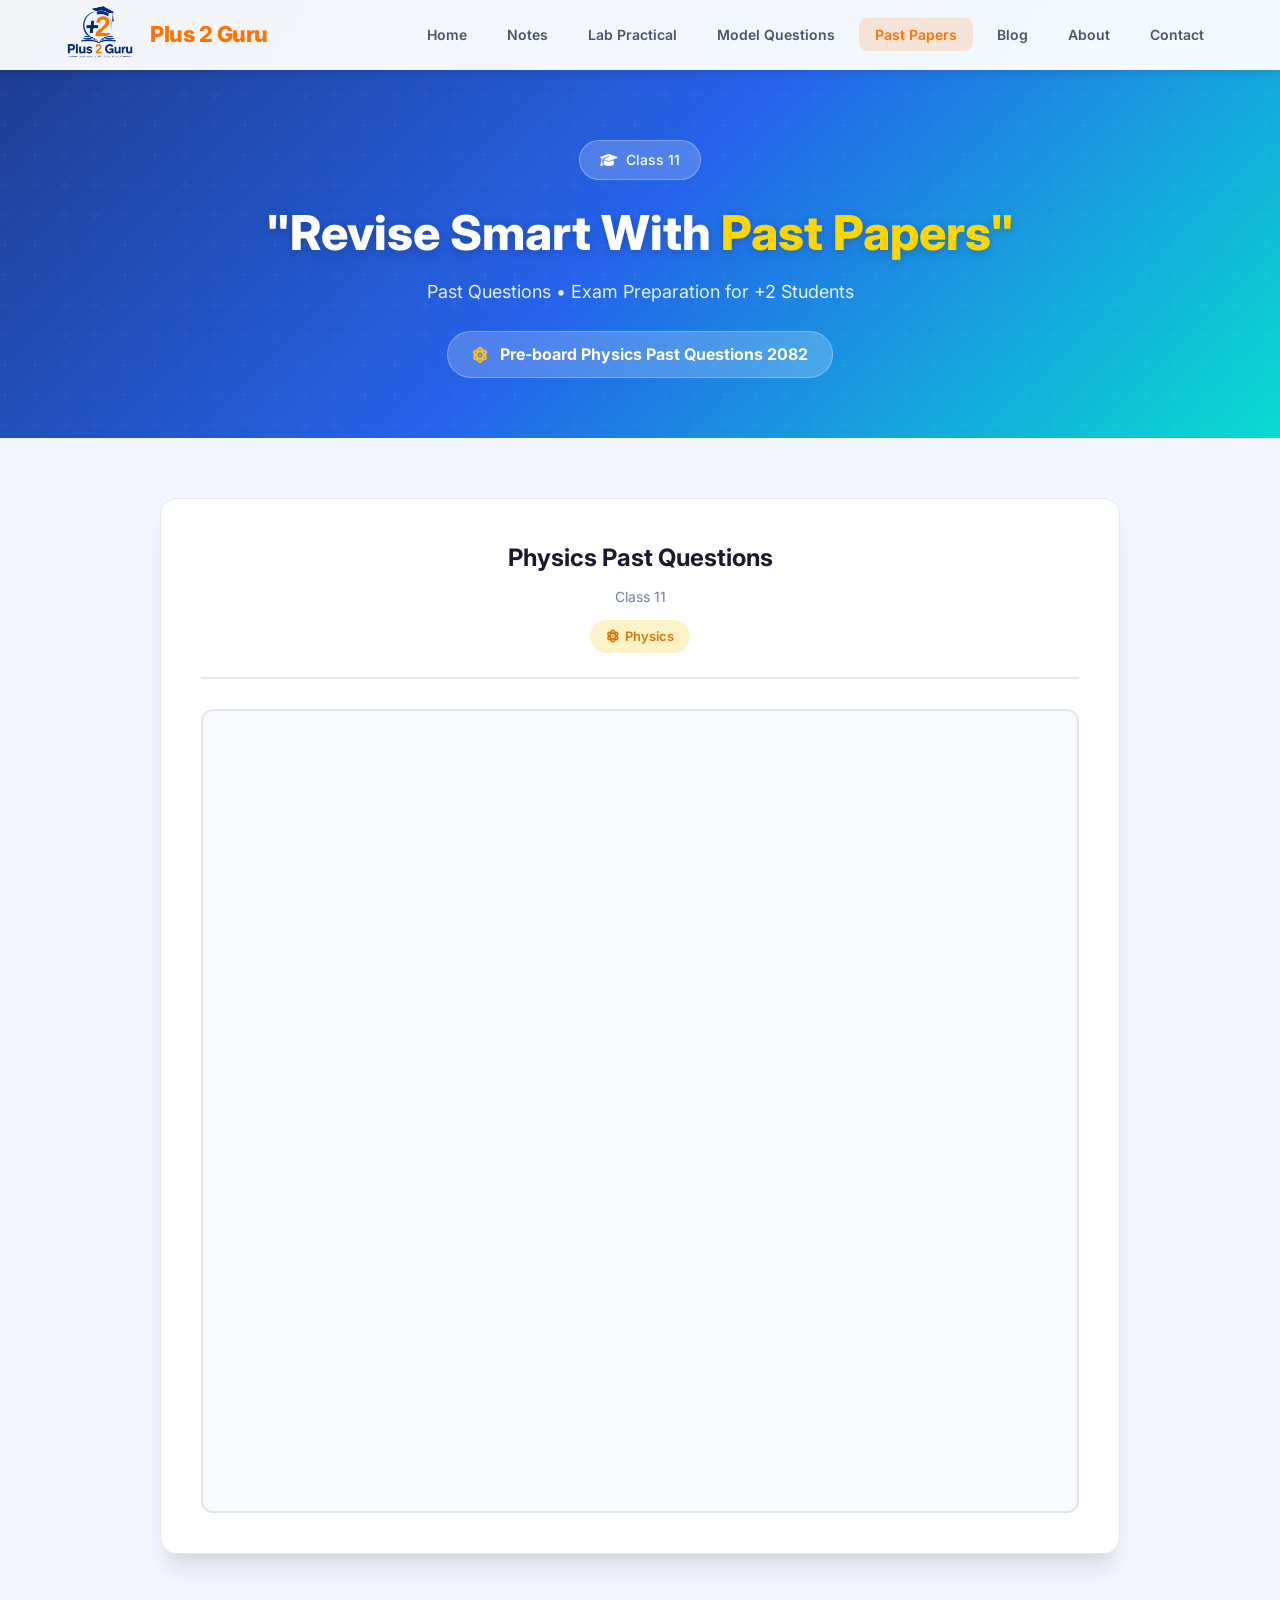
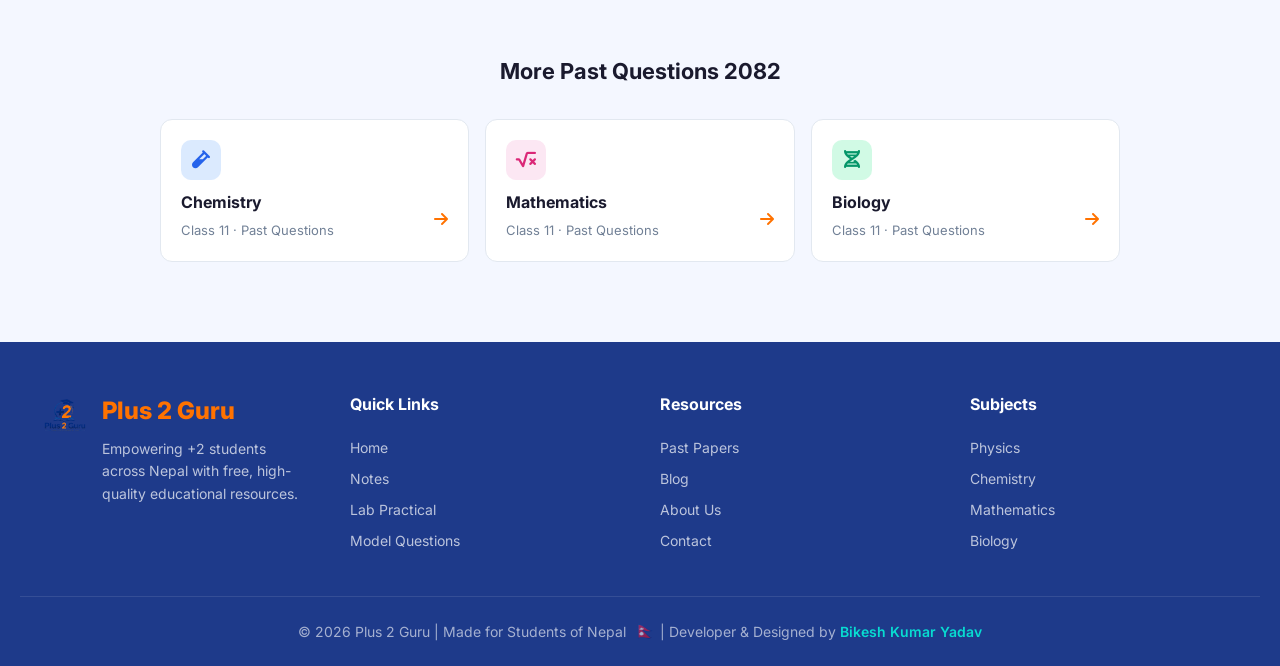
<file: 3physics.html>
<!DOCTYPE html>
<html lang="en">
<head>
<meta charset="UTF-8">
<meta name="viewport" content="width=device-width, initial-scale=1.0">
<title> Plus 2 Guru</title>
<!-- Favicon -->
<link rel="icon" type="image/png" href="favicon.png.png">
<link rel="apple-touch-icon" href="favicon.png.png">
<link href="https://fonts.googleapis.com/css2?family=Inter:wght@300;400;500;600;700;800&display=swap" rel="stylesheet">
<link rel="stylesheet" href="https://cdnjs.cloudflare.com/ajax/libs/font-awesome/6.4.0/css/all.min.css">
<style>
    :root {
        --primary: #ff7200;
        --primary-dark: #e56500;
        --secondary: #1e3a8a;
        --secondary-light: #2563eb;
        --accent: #08dcd1;
        --accent-hover: #06b8b0;
        --bg: #f4f7ff;
        --card-bg: #ffffff;
        --text-dark: #1a1a2e;
        --text-medium: #4a5568;
        --text-light: #718096;
        --border: #e2e8f0;
        --shadow: 0 4px 6px -1px rgba(0,0,0,0.1), 0 2px 4px -1px rgba(0,0,0,0.06);
        --shadow-lg: 0 20px 25px -5px rgba(0,0,0,0.1), 0 10px 10px -5px rgba(0,0,0,0.04);
        --radius: 16px;
        --radius-sm: 12px;
    }

    * { margin: 0; padding: 0; box-sizing: border-box; }
    html { scroll-behavior: smooth; }

    body {
        font-family: 'Inter', -apple-system, BlinkMacSystemFont, 'Segoe UI', sans-serif;
        background: var(--bg);
        color: var(--text-dark);
        line-height: 1.6;
        overflow-x: hidden;
    }

    /* Navigation */
    .navbar {
        position: fixed;
        top: 0; left: 0; right: 0;
        background: rgba(255, 255, 255, 0.95);
        backdrop-filter: blur(20px);
        -webkit-backdrop-filter: blur(20px);
        z-index: 1000;
        box-shadow: var(--shadow);
        transition: all 0.3s ease;
    }
    .nav-container {
        max-width: 1200px;
        margin: 0 auto;
        padding: 0 20px;
        display: flex;
        align-items: center;
        justify-content: space-between;
        height: 70px;
    }
    .logo {
        display: flex;
        align-items: center;
        gap: 10px;
        text-decoration: none;
    }
    .logo img { width: 80px; height: 80px; object-fit: contain; border-radius: 8px; }
    .logo-text { font-size: 22px; font-weight: 800; color: var(--primary); letter-spacing: -0.5px; }
    .nav-links { display: flex; gap: 8px; list-style: none; align-items: center; }
    .nav-links a {
        text-decoration: none;
        color: var(--text-medium);
        font-weight: 600;
        font-size: 14px;
        padding: 8px 16px;
        border-radius: 8px;
        transition: all 0.3s ease;
    }
    .nav-links a:hover { color: var(--primary); background: rgba(255, 114, 0, 0.1); }
    .nav-links a.active { color: var(--primary); background: rgba(255, 114, 0, 0.15); }

    .mobile-menu-btn {
        display: none;
        background: none;
        border: none;
        font-size: 24px;
        color: var(--text-dark);
        cursor: pointer;
        padding: 8px;
    }

    /* Hero Section */
    .hero {
        padding: 140px 20px 60px;
        text-align: center;
        background: linear-gradient(135deg, #1e3a8a 0%, #2563eb 50%, #08dcd1 100%);
        position: relative;
        overflow: hidden;
    }
    .hero::before {
        content: '';
        position: absolute;
        top: 0; left: 0; right: 0; bottom: 0;
        background: url("data:image/svg+xml,%3Csvg width='60' height='60' viewBox='0 0 60 60' xmlns='http://www.w3.org/2000/svg'%3E%3Cg fill='none' fill-rule='evenodd'%3E%3Cg fill='%23ffffff' fill-opacity='0.05'%3E%3Cpath d='M36 34v-4h-2v4h-4v2h4v4h2v-4h4v-2h-4zm0-30V0h-2v4h-4v2h4v4h2V6h4V4h-4zM6 34v-4H4v4H0v2h4v4h2v-4h4v-2H6zM6 4V0H4v4H0v2h4v4h2V6h4V4H6z'/%3E%3C/g%3E%3C/g%3E%3C/svg%3E");
        opacity: 0.5;
    }
    .hero-content {
        position: relative;
        z-index: 1;
        max-width: 800px;
        margin: 0 auto;
    }
    .hero-badge {
        display: inline-flex;
        align-items: center;
        gap: 8px;
        background: rgba(255,255,255,0.2);
        backdrop-filter: blur(10px);
        padding: 8px 20px;
        border-radius: 50px;
        color: white;
        font-size: 14px;
        font-weight: 500;
        margin-bottom: 24px;
        border: 1px solid rgba(255,255,255,0.3);
    }
    .hero h1 {
        font-size: clamp(28px, 5vw, 48px);
        font-weight: 800;
        color: white;
        line-height: 1.2;
        margin-bottom: 16px;
        text-shadow: 0 2px 10px rgba(0,0,0,0.2);
    }
    .hero p {
        font-size: clamp(16px, 2vw, 18px);
        color: rgba(255,255,255,0.9);
        max-width: 600px;
        margin: 0 auto 24px;
    }
    .hero-tag {
        display: inline-flex;
        align-items: center;
        gap: 8px;
        background: rgba(255,255,255,0.2);
        backdrop-filter: blur(10px);
        padding: 10px 24px;
        border-radius: 50px;
        color: white;
        font-size: 16px;
        font-weight: 700;
        border: 1px solid rgba(255,255,255,0.3);
    }
    .hero-tag i { color: #fbbf24; margin-right: 4px; }

    /* PDF Section */
    .content-section {
        padding: 60px 20px;
        max-width: 1000px;
        margin: 0 auto;
    }
    .paper-card {
        background: var(--card-bg);
        border-radius: var(--radius);
        padding: 40px;
        box-shadow: var(--shadow-lg);
        border: 1px solid var(--border);
    }
    .paper-header {
        text-align: center;
        margin-bottom: 30px;
        padding-bottom: 24px;
        border-bottom: 2px solid var(--border);
    }
    .paper-header h2 {
        font-size: 24px;
        font-weight: 700;
        color: var(--text-dark);
        margin-bottom: 8px;
    }
    .paper-header p {
        color: var(--text-light);
        font-size: 14px;
    }
    .paper-header .subject-tag {
        display: inline-flex;
        align-items: center;
        gap: 6px;
        background: #fef3c7;
        color: #d97706;
        padding: 6px 16px;
        border-radius: 20px;
        font-size: 13px;
        font-weight: 600;
        margin-top: 12px;
    }

    /* PDF Viewer */
    .pdf-container {
        position: relative;
        width: 100%;
        border-radius: var(--radius-sm);
        overflow: hidden;
        background: #f8fafc;
        border: 2px solid var(--border);
    }
    .pdf-container iframe {
        width: 100%;
        height: 800px;
        border: none;
        display: block;
    }
    .pdf-fallback {
        display: none;
        padding: 60px 20px;
        text-align: center;
        background: #f8fafc;
    }
    .pdf-fallback i {
        font-size: 48px;
        color: var(--primary);
        margin-bottom: 16px;
    }
    .pdf-fallback h3 {
        font-size: 20px;
        font-weight: 700;
        margin-bottom: 8px;
        color: var(--text-dark);
    }
    .pdf-fallback p {
        color: var(--text-medium);
        margin-bottom: 24px;
        font-size: 15px;
    }
    .btn-download {
        display: inline-flex;
        align-items: center;
        gap: 8px;
        padding: 12px 28px;
        background: var(--primary);
        color: white;
        border-radius: var(--radius-sm);
        text-decoration: none;
        font-weight: 600;
        font-size: 15px;
        transition: all 0.3s ease;
        box-shadow: 0 4px 15px rgba(255, 114, 0, 0.3);
    }
    .btn-download:hover {
        background: var(--primary-dark);
        transform: translateY(-2px);
        box-shadow: 0 8px 25px rgba(255, 114, 0, 0.4);
    }

    /* Related Section */
    .related-section {
        padding: 40px 20px 80px;
        max-width: 1000px;
        margin: 0 auto;
    }
    .related-header {
        text-align: center;
        margin-bottom: 30px;
    }
    .related-header h3 {
        font-size: 22px;
        font-weight: 700;
        color: var(--text-dark);
    }
    .related-grid {
        display: grid;
        grid-template-columns: repeat(auto-fit, minmax(220px, 1fr));
        gap: 16px;
    }
    .related-card {
        background: var(--card-bg);
        border-radius: var(--radius-sm);
        padding: 20px;
        border: 1px solid var(--border);
        transition: all 0.3s ease;
        cursor: pointer;
        text-decoration: none;
        display: block;
    }
    .related-card:hover {
        transform: translateY(-4px);
        box-shadow: var(--shadow);
        border-color: var(--primary);
    }
    .related-card .subject-icon {
        width: 40px;
        height: 40px;
        border-radius: 10px;
        display: flex;
        align-items: center;
        justify-content: center;
        margin-bottom: 10px;
        font-size: 18px;
    }
    .related-card.chemistry .subject-icon { background: #dbeafe; color: #2563eb; }
    .related-card.math .subject-icon { background: #fce7f3; color: #db2777; }
    .related-card.biology .subject-icon { background: #d1fae5; color: #059669; }
    .related-card h4 {
        font-size: 16px;
        font-weight: 700;
        color: var(--text-dark);
        margin-bottom: 4px;
    }
    .related-card p {
        font-size: 13px;
        color: var(--text-light);
    }
    .related-card .arrow {
        float: right;
        color: var(--primary);
        margin-top: -30px;
        font-size: 16px;
        transition: transform 0.3s ease;
    }
    .related-card:hover .arrow {
        transform: translateX(4px);
    }

    /* Footer */
    footer { background: var(--secondary); color: white; padding: 50px 20px 20px; }
    .footer-content {
        max-width: 1200px;
        margin: 0 auto;
        display: grid;
        grid-template-columns: repeat(auto-fit, minmax(250px, 1fr));
        gap: 40px;
        margin-bottom: 40px;
    }
    .footer-brand { display: flex; align-items: flex-start; gap: 12px; }
    .footer-brand img { width: 50px; height: 50px; object-fit: contain; border-radius: 8px; }
    .footer-brand h3 { font-size: 24px; font-weight: 800; color: var(--primary); margin-bottom: 8px; }
    .footer-brand p { color: rgba(255,255,255,0.7); font-size: 14px; line-height: 1.6; }
    .footer-links h4 { font-size: 16px; font-weight: 700; margin-bottom: 16px; color: white; }
    .footer-links ul { list-style: none; }
    .footer-links a { color: rgba(255,255,255,0.7); text-decoration: none; font-size: 14px; line-height: 2.2; transition: color 0.3s ease; }
    .footer-links a:hover { color: var(--primary); }
    .footer-bottom {
        border-top: 1px solid rgba(255,255,255,0.1);
        padding-top: 20px;
        text-align: center;
        color: rgba(255,255,255,0.6);
        font-size: 14px;
    }
    .footer-bottom .flag { font-size: 18px; margin-left: 4px; }
    .footer-bottom .designer { color: var(--accent); font-weight: 600; }

    /* Mobile Navigation */
    .mobile-nav {
        display: none;
        position: fixed;
        top: 0; left: 0; right: 0; bottom: 0;
        background: rgba(0,0,0,0.5);
        z-index: 999;
        backdrop-filter: blur(4px);
    }
    .mobile-nav.active { display: block; }
    .mobile-nav-content {
        position: absolute;
        top: 0; right: 0;
        width: 280px;
        height: 100%;
        background: white;
        padding: 80px 24px 24px;
        box-shadow: -10px 0 30px rgba(0,0,0,0.1);
        transform: translateX(100%);
        transition: transform 0.3s ease;
    }
    .mobile-nav.active .mobile-nav-content { transform: translateX(0); }
    .mobile-nav-links { list-style: none; }
    .mobile-nav-links a {
        display: block;
        padding: 14px 0;
        color: var(--text-dark);
        text-decoration: none;
        font-weight: 600;
        font-size: 16px;
        border-bottom: 1px solid var(--border);
        transition: color 0.3s ease;
    }
    .mobile-nav-links a:hover, .mobile-nav-links a.active { color: var(--primary); }
    .close-mobile-nav {
        position: absolute;
        top: 20px; right: 20px;
        background: none;
        border: none;
        font-size: 24px;
        cursor: pointer;
        color: var(--text-dark);
    }

    /* Scrollbar */
    ::-webkit-scrollbar { width: 8px; }
    ::-webkit-scrollbar-track { background: var(--bg); }
    ::-webkit-scrollbar-thumb { background: var(--primary); border-radius: 4px; }
    ::-webkit-scrollbar-thumb:hover { background: var(--primary-dark); }

    /* Responsive */
    @media (max-width: 768px) {
        .nav-links { display: none; }
        .mobile-menu-btn { display: block; }
        .hero { padding: 120px 16px 40px; }
        .paper-card { padding: 24px; }
        .pdf-container iframe { height: 500px; }
        .related-grid { grid-template-columns: 1fr; }
        .content-section { padding: 40px 16px; }
        .related-section { padding: 30px 16px 60px; }
    }
    @media (max-width: 480px) {
        .hero h1 { font-size: 26px; }
        .pdf-container iframe { height: 400px; }
        .paper-header h2 { font-size: 20px; }
    }
</style>
</head>
<body>

    <!-- Navigation -->
    <nav class="navbar">
        <div class="nav-container">
            <a href="index.html" class="logo">
                <img src="logo.png.png" alt="Plus 2 Guru Logo">
                <span class="logo-text">Plus 2 Guru</span>
            </a>
            <ul class="nav-links">
                <li><a href="index.html">Home</a></li>
                <li><a href="note.html">Notes</a></li>
                <li><a href="labclass.html">Lab Practical</a></li>
                <li><a href="modelclass.html" >Model Questions</a></li>
                <li><a href="past1.html" class="active">Past Papers</a></li>
                <li><a href="blo.html">Blog</a></li>
                <li><a href="about.html">About</a></li>
                <li><a href="contact.html">Contact</a></li>
            </ul>
            <button class="mobile-menu-btn" onclick="toggleMobileNav()"><i class="fas fa-bars"></i></button>
        </div>
    </nav>

    <!-- Mobile Navigation -->
    <div class="mobile-nav" id="mobileNav" onclick="closeMobileNav(event)">
        <div class="mobile-nav-content">
            <button class="close-mobile-nav" onclick="toggleMobileNav()"><i class="fas fa-times"></i></button>
            <ul class="mobile-nav-links">
                <li><a href="index.html">Home</a></li>
                <li><a href="note.html">Notes</a></li>
                <li><a href="labclass.html">Lab Practical</a></li>
                <li><a href="modelclass.html" >Model Questions</a></li>
                <li><a href="past1.html" class="active">Past Papers</a></li>
                <li><a href="blo.html">Blog</a></li>
                <li><a href="about.html">About</a></li>
                <li><a href="contact.html">Contact</a></li>
            </ul>
        </div>
    </div>

    <!-- Hero Section -->
    <section class="hero">
        <div class="hero-content">
            <div class="hero-badge">
                <i class="fas fa-graduation-cap"></i>
                <span>Class 11 </span>
            </div>
            <h1>"Revise Smart With <span style="color: #ffd700;">Past Papers"</span></h1>
            <p>Past Questions • Exam Preparation for +2 Students</p>
            <div class="hero-tag">
                <i class="fas fa-atom"></i>
                Pre-board Physics Past Questions 2082
            </div>
        </div>
    </section>

    <!-- PDF Section -->
    <section class="content-section">
        <div class="paper-card">
            <div class="paper-header">
                <h2>Physics Past  Questions</h2>
                <p>Class 11  </p>
                <span class="subject-tag">
                    <i class="fas fa-atom"></i> Physics
                </span>
            </div>
            <div class="pdf-container">
                <iframe 
                    src="https://drive.google.com/file/d/1XGNktdi13EOPTThZBqRZkoJDfe9nH39h/preview" 
                    allow="autoplay"
                    title="Physics Model Questions">
                </iframe>
                <div class="pdf-fallback" id="pdfFallback">
                    <i class="fas fa-file-pdf"></i>
                    <h3>Unable to Load PDF</h3>
                    <p>The PDF viewer may not be available on your device. You can download the file directly.</p>
                    <a href="https://drive.google.com/uc?export=download&id=14JS5xaUjtjvz9apWgf2syoJjOxkCGFxu" class="btn-download" target="_blank">
                        <i class="fas fa-download"></i>
                        Download PDF
                    </a>
                </div>
            </div>
        </div>
    </section>

    <!-- Related Model Questions -->
    <section class="related-section">
        <div class="related-header">
            <h3>More Past Questions 2082</h3>
        </div>
        <div class="related-grid">
            <a href="3chemistry.html" class="related-card chemistry">
                <div class="subject-icon"><i class="fas fa-vial"></i></div>
                <h4>Chemistry</h4>
                <p>Class 11 &middot; Past Questions</p>
                <i class="fas fa-arrow-right arrow"></i>
            </a>
            <a href="3math.html" class="related-card math">
                <div class="subject-icon"><i class="fas fa-square-root-alt"></i></div>
                <h4>Mathematics</h4>
                <p>Class 11 &middot; Past Questions</p>
                <i class="fas fa-arrow-right arrow"></i>
            </a>
            <a  class="related-card biology" onclick="alert('Data not Available !')"></i>
                <div class="subject-icon"><i class="fas fa-dna"></i></div>
                <h4>Biology</h4>
                <p>Class 11 &middot; Past Questions</p>
                <i class="fas fa-arrow-right arrow"></i>
            </a>
        </div>
    </section>

    <!-- Footer -->
    <footer>
        <div class="footer-content">
            <div class="footer-brand">
                <img src="logo.png.png" alt="Plus2 Guru Logo">
                <div>
                    <h3>Plus 2 Guru</h3>
                    <p>Empowering +2 students across Nepal with free, high-quality educational resources.</p>
                </div>
            </div>
            <div class="footer-links">
                <h4>Quick Links</h4>
                <ul>
                    <li><a href="index.html">Home</a></li>
                    <li><a href="note.html">Notes</a></li>
                    <li><a href="labclass.html">Lab Practical</a></li>
                    <li><a href="modelclass.html">Model Questions</a></li>
                </ul>
            </div>
            <div class="footer-links">
                <h4>Resources</h4>
                <ul>
                    <li><a href="past1.html">Past Papers</a></li>
                    <li><a href="blo.html">Blog</a></li>
                    <li><a href="about.html">About Us</a></li>
                    <li><a href="contact.html">Contact</a></li>
                </ul>
            </div>
            <div class="footer-links">
                <h4>Subjects</h4>
                <ul>
                    <li><a href="modelphysics.html">Physics</a></li>
                    <li><a href="modelchemistry.html">Chemistry</a></li>
                    <li><a href="modelmath.html">Mathematics</a></li>
                    <li><a href="modelbiology.html">Biology</a></li>
                </ul>
            </div>
        </div>
        <div class="footer-bottom">
            <p>© 2026 Plus 2 Guru | Made for Students of Nepal <span class="flag">🇳🇵</span> | Developer & Designed by <span class="designer">Bikesh Kumar Yadav</span></p>
        </div>
    </footer>

    <script>
        function toggleMobileNav() {
            const nav = document.getElementById('mobileNav');
            nav.classList.toggle('active');
            document.body.style.overflow = nav.classList.contains('active') ? 'hidden' : '';
        }
        function closeMobileNav(event) {
            if (event.target === document.getElementById('mobileNav')) toggleMobileNav();
        }

        window.addEventListener('scroll', function() {
            const navbar = document.querySelector('.navbar');
            if (window.scrollY > 50) {
                navbar.style.boxShadow = '0 4px 20px rgba(0,0,0,0.1)';
            } else {
                navbar.style.boxShadow = '0 4px 6px -1px rgba(0,0,0,0.1)';
            }
        });

        document.querySelector('.pdf-container iframe').addEventListener('error', function() {
            document.getElementById('pdfFallback').style.display = 'block';
        });
    </script>
</body>
</html>
</file>
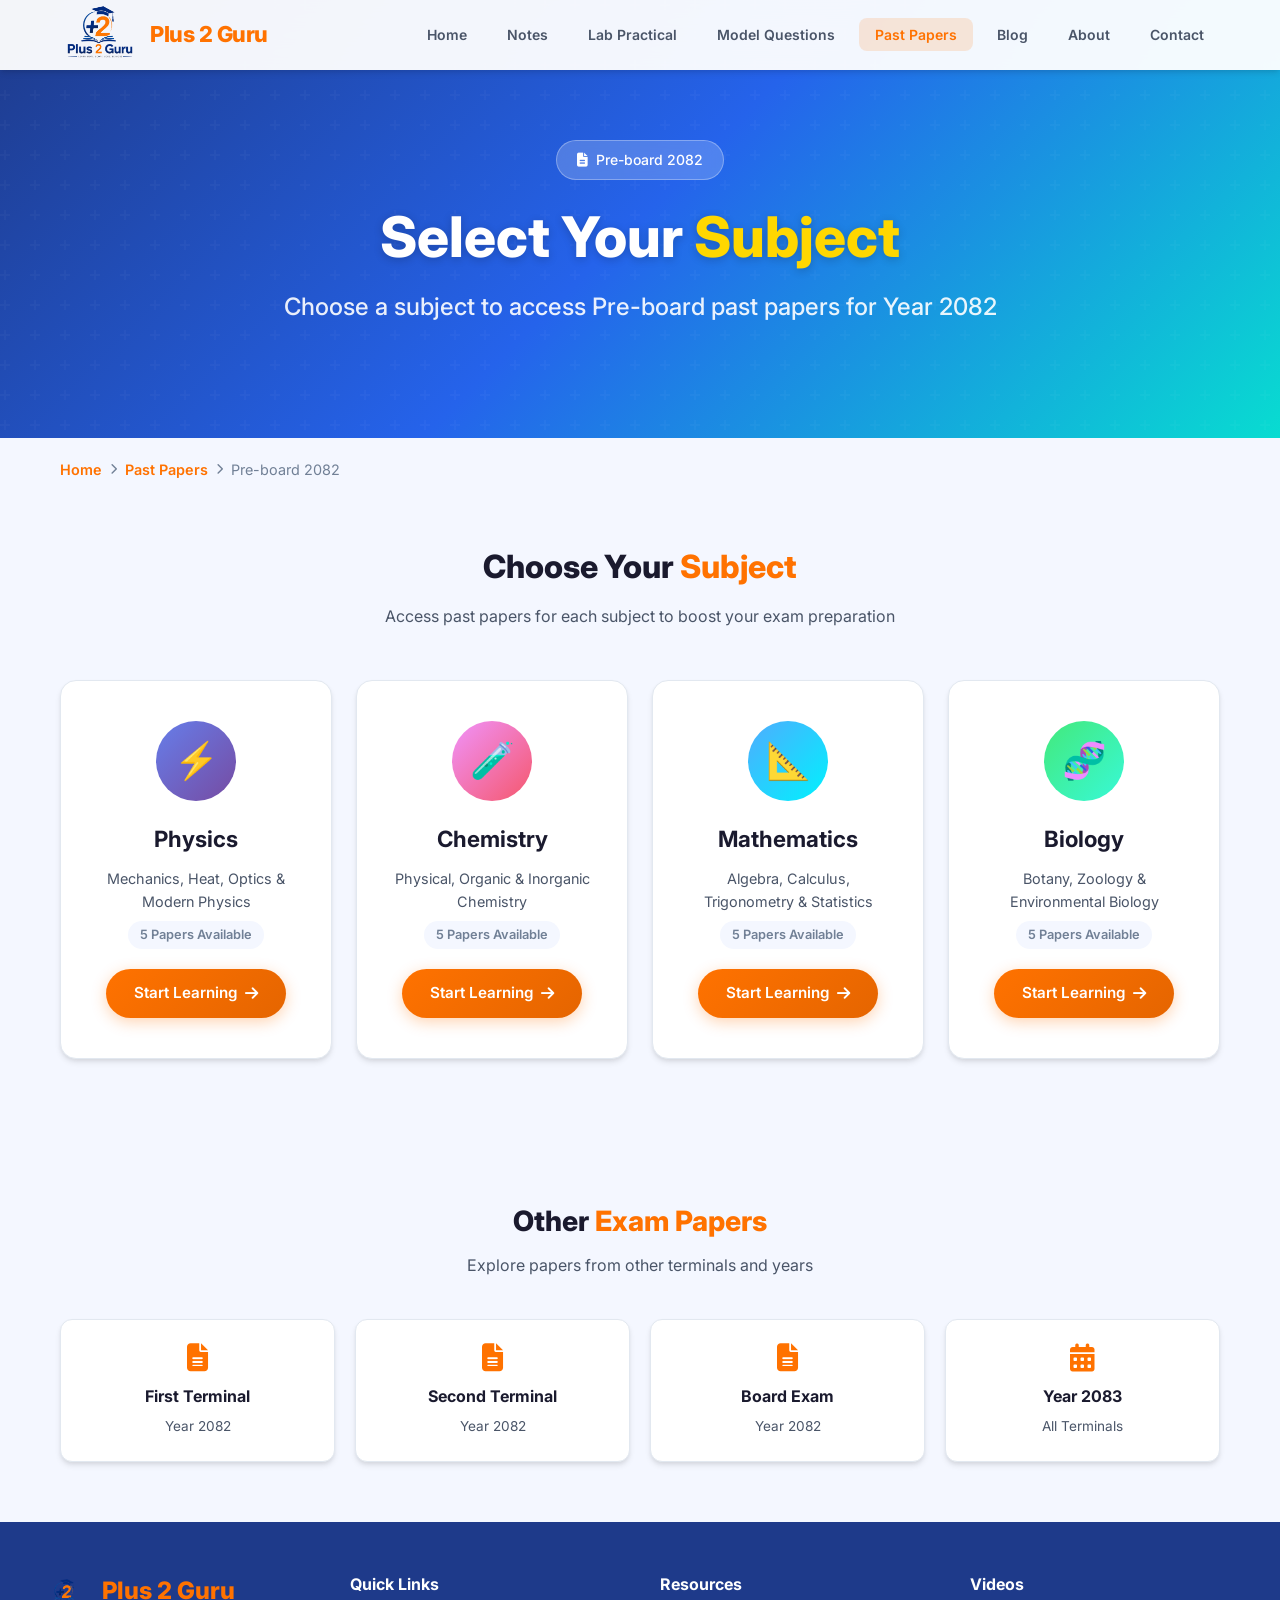
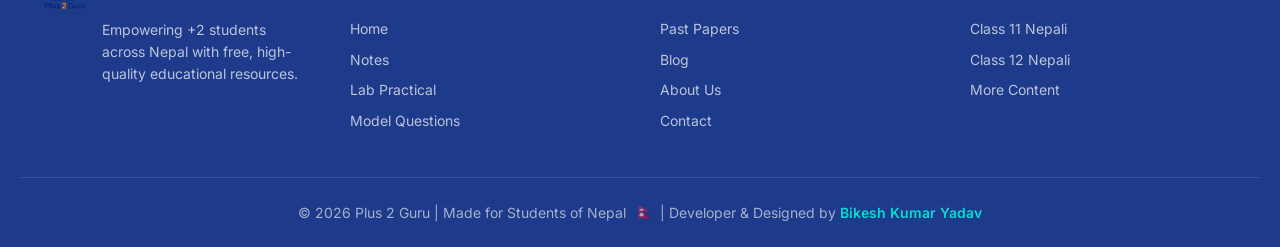
<file: 3termselect.html>
<!DOCTYPE html>
<html lang="en">
<head>
<meta charset="UTF-8">
<meta name="viewport" content="width=device-width, initial-scale=1.0">
<title>Plus 2 Guru</title>
<!-- Favicon -->
<link rel="icon" type="image/png" href="favicon.png.png">
<link rel="apple-touch-icon" href="favicon.png.png">
<link href="https://fonts.googleapis.com/css2?family=Inter:wght@300;400;500;600;700;800&display=swap" rel="stylesheet">
<link rel="stylesheet" href="https://cdnjs.cloudflare.com/ajax/libs/font-awesome/6.4.0/css/all.min.css">
<style>
:root {
    --primary: #ff7200;
    --primary-dark: #e56500;
    --secondary: #1e3a8a;
    --secondary-light: #2563eb;
    --accent: #08dcd1;
    --accent-hover: #06b8b0;
    --bg: #f4f7ff;
    --card-bg: #ffffff;
    --text-dark: #1a1a2e;
    --text-medium: #4a5568;
    --text-light: #718096;
    --border: #e2e8f0;
    --shadow: 0 4px 6px -1px rgba(0,0,0,0.1), 0 2px 4px -1px rgba(0,0,0,0.06);
    --shadow-lg: 0 20px 25px -5px rgba(0,0,0,0.1), 0 10px 10px -5px rgba(0,0,0,0.04);
    --radius: 16px;
    --radius-sm: 12px;
}

* { margin: 0; padding: 0; box-sizing: border-box; }
html { scroll-behavior: smooth; }

body {
    font-family: 'Inter', -apple-system, BlinkMacSystemFont, 'Segoe UI', sans-serif;
    background: var(--bg);
    color: var(--text-dark);
    overflow-x: hidden;
    line-height: 1.6;
}

/* Progress Bar */
.progress-bar {
    position: fixed; top: 0; left: 0; height: 3px;
    background: linear-gradient(90deg, var(--primary), var(--primary-dark));
    z-index: 10001; width: 0%;
    transition: width 0.1s linear;
}

/* Navigation */
.navbar {
    position: fixed; top: 0; left: 0; right: 0;
    background: rgba(255,255,255,0.95);
    backdrop-filter: blur(20px);
    -webkit-backdrop-filter: blur(20px);
    z-index: 1000;
    box-shadow: var(--shadow);
    transition: all 0.3s ease;
}
.nav-container {
    max-width: 1200px; margin: 0 auto; padding: 0 20px;
    display: flex; align-items: center; justify-content: space-between;
    height: 70px;
}
.logo { display: flex; align-items: center; gap: 10px; text-decoration: none; }
.logo img { width: 80px; height: 80px; object-fit: contain; border-radius: 8px; }
.logo-text { font-size: 22px; font-weight: 800; color: var(--primary); letter-spacing: -0.5px; }

.nav-links { display: flex; gap: 8px; list-style: none; }
.nav-links a {
    text-decoration: none; color: var(--text-medium); font-weight: 600;
    font-size: 14px; padding: 8px 16px; border-radius: 8px;
    transition: all 0.3s ease; position: relative;
}
.nav-links a:hover { color: var(--primary); background: rgba(255,114,0,0.1); }
.nav-links a.active { color: var(--primary); background: rgba(255,114,0,0.15); }

.mobile-menu-btn { display: none; background: none; border: none; font-size: 24px; color: var(--text-dark); cursor: pointer; padding: 8px; }

/* Mobile Nav */
.mobile-nav { display: none; position: fixed; top: 0; left: 0; right: 0; bottom: 0; background: rgba(0,0,0,0.5); z-index: 999; backdrop-filter: blur(4px); }
.mobile-nav.active { display: block; }
.mobile-nav-content { position: absolute; top: 0; right: 0; width: 280px; height: 100%; background: white; padding: 80px 24px 24px; box-shadow: -10px 0 30px rgba(0,0,0,0.1); transform: translateX(100%); transition: transform 0.3s ease; }
.mobile-nav.active .mobile-nav-content { transform: translateX(0); }
.mobile-nav-links { list-style: none; }
.mobile-nav-links a { display: block; padding: 14px 0; color: var(--text-dark); text-decoration: none; font-weight: 600; font-size: 16px; border-bottom: 1px solid var(--border); transition: color 0.3s ease; }
.mobile-nav-links a:hover, .mobile-nav-links a.active { color: var(--primary); }
.close-mobile-nav { position: absolute; top: 20px; right: 20px; background: none; border: none; font-size: 24px; cursor: pointer; color: var(--text-dark); }

/* Hero */
.hero { padding: 140px 20px 80px; text-align: center; background: linear-gradient(135deg, #1e3a8a 0%, #2563eb 50%, #08dcd1 100%); position: relative; overflow: hidden; }
.hero::before {
    content: ''; position: absolute; top: 0; left: 0; right: 0; bottom: 0;
    background: url("data:image/svg+xml,%3Csvg width='60' height='60' viewBox='0 0 60 60' xmlns='http://www.w3.org/2000/svg'%3E%3Cg fill='none' fill-rule='evenodd'%3E%3Cg fill='%23ffffff' fill-opacity='0.05'%3E%3Cpath d='M36 34v-4h-2v4h-4v2h4v4h2v-4h4v-2h-4zm0-30V0h-2v4h-4v2h4v4h2V6h4V4h-4zM6 34v-4H4v4H0v2h4v4h2v-4h4v-2H6zM6 4V0H4v4H0v2h4v4h2V6h4V4H6z'/%3E%3C/g%3E%3C/g%3E%3C/svg%3E");
    opacity: 0.5;
}
.hero-content { position: relative; z-index: 1; max-width: 800px; margin: 0 auto; }
.hero-badge { display: inline-flex; align-items: center; gap: 8px; background: rgba(255,255,255,0.2); backdrop-filter: blur(10px); padding: 8px 20px; border-radius: 50px; color: white; font-size: 14px; font-weight: 500; margin-bottom: 24px; border: 1px solid rgba(255,255,255,0.3); animation: fadeInUp 1s ease; }
.hero h1 { font-size: clamp(32px, 5vw, 56px); font-weight: 800; color: white; line-height: 1.2; margin-bottom: 16px; text-shadow: 0 2px 10px rgba(0,0,0,0.2); animation: fadeInUp 1s ease 0.2s both; }
.hero-subtitle { font-size: clamp(18px, 3vw, 24px); color: rgba(255,255,255,0.9); font-weight: 500; margin-bottom: 32px; animation: fadeInUp 1s ease 0.4s both; }

/* Breadcrumb */
.breadcrumb-section { padding: 20px; max-width: 1200px; margin: 0 auto; }
.breadcrumb {
    display: flex; align-items: center; gap: 8px;
    font-size: 0.9rem; color: var(--text-medium);
}
.breadcrumb a { color: var(--primary); text-decoration: none; font-weight: 600; transition: color 0.3s; }
.breadcrumb a:hover { color: var(--primary-dark); }
.breadcrumb i { font-size: 0.7rem; color: var(--text-light); }

/* Subjects Section */
.subjects-section { padding: 40px 20px 80px; max-width: 1200px; margin: 0 auto; }
.section-header { text-align: center; margin-bottom: 50px; }
.section-header h2 { font-size: clamp(24px, 3vw, 32px); font-weight: 800; margin-bottom: 12px; }
.section-header h2 .highlight { color: var(--primary); }
.section-header p { color: var(--text-medium); font-size: 1rem; }

.subjects-grid { display: grid; grid-template-columns: repeat(auto-fit, minmax(260px, 1fr)); gap: 24px; }

.subject-card {
    background: var(--card-bg); border: 1px solid var(--border); border-radius: var(--radius);
    padding: 40px 28px; text-align: center; transition: all 0.4s cubic-bezier(0.4,0,0.2,1);
    box-shadow: var(--shadow); position: relative; overflow: hidden;
}
.subject-card::before {
    content: ''; position: absolute; top: 0; left: 0; width: 100%; height: 4px;
    background: linear-gradient(90deg, var(--primary), var(--secondary-light));
    transform: scaleX(0); transform-origin: left; transition: transform 0.4s ease;
}
.subject-card:hover::before { transform: scaleX(1); }
.subject-card:hover {
    transform: translateY(-8px); box-shadow: var(--shadow-lg);
    border-color: rgba(255,114,0,0.2);
}

.subject-icon {
    width: 80px; height: 80px; border-radius: 50%;
    display: flex; align-items: center; justify-content: center;
    font-size: 36px; margin: 0 auto 20px;
    transition: all 0.3s ease;
}
.subject-card:hover .subject-icon { transform: scale(1.1) rotate(-5deg); }

.physics-icon { background: linear-gradient(135deg, #667eea, #764ba2); color: white; }
.chemistry-icon { background: linear-gradient(135deg, #f093fb, #f5576c); color: white; }
.math-icon { background: linear-gradient(135deg, #4facfe, #00f2fe); color: white; }
.biology-icon { background: linear-gradient(135deg, #43e97b, #38f9d7); color: white; }

.subject-card h3 { font-size: 1.4rem; font-weight: 700; margin-bottom: 10px; color: var(--text-dark); }
.subject-card p { color: var(--text-medium); font-size: 0.9rem; margin-bottom: 8px; line-height: 1.6; }
.subject-card .papers-count {
    display: inline-block; padding: 4px 12px; background: var(--bg);
    border-radius: 50px; font-size: 0.8rem; color: var(--text-light);
    margin-bottom: 20px; font-weight: 600;
}

.subject-btn {
    display: inline-flex; align-items: center; gap: 8px;
    padding: 12px 28px; background: linear-gradient(135deg, var(--primary), var(--primary-dark));
    color: white; text-decoration: none; border-radius: 50px;
    font-weight: 600; font-size: 0.95rem; transition: all 0.3s ease;
    box-shadow: 0 4px 15px rgba(255,114,0,0.3); border: none; cursor: pointer;
}
.subject-btn:hover { transform: translateY(-2px); box-shadow: 0 8px 25px rgba(255,114,0,0.4); }
.subject-btn i { transition: transform 0.3s ease; }
.subject-btn:hover i { transform: translateX(4px); }

/* Related Section */
.related-section { padding: 60px 20px; max-width: 1200px; margin: 0 auto; }
.related-header { text-align: center; margin-bottom: 40px; }
.related-header h2 { font-size: clamp(22px, 3vw, 28px); font-weight: 800; margin-bottom: 10px; }
.related-header h2 .highlight { color: var(--primary); }
.related-header p { color: var(--text-medium); }

.related-grid { display: grid; grid-template-columns: repeat(auto-fit, minmax(220px, 1fr)); gap: 20px; }
.related-card {
    background: var(--card-bg); border: 1px solid var(--border); border-radius: var(--radius-sm);
    padding: 24px; text-align: center; transition: all 0.3s ease;
    box-shadow: var(--shadow); text-decoration: none;
}
.related-card:hover {
    transform: translateY(-5px); box-shadow: var(--shadow-lg);
    border-color: rgba(255,114,0,0.2);
}
.related-card i { font-size: 28px; color: var(--primary); margin-bottom: 12px; display: block; }
.related-card h4 { font-size: 1rem; font-weight: 700; color: var(--text-dark); margin-bottom: 6px; }
.related-card p { font-size: 0.85rem; color: var(--text-medium); }

/* Footer */
footer { background: var(--secondary); color: white; padding: 50px 20px 20px; }
.footer-content { max-width: 1200px; margin: 0 auto; display: grid; grid-template-columns: repeat(auto-fit, minmax(250px, 1fr)); gap: 40px; margin-bottom: 40px; }
.footer-brand { display: flex; align-items: flex-start; gap: 12px; }
.footer-brand img { width: 50px; height: 50px; object-fit: contain; border-radius: 8px; }
.footer-brand h3 { font-size: 24px; font-weight: 800; color: var(--primary); margin-bottom: 8px; }
.footer-brand p { color: rgba(255,255,255,0.7); font-size: 14px; line-height: 1.6; }
.footer-links h4 { font-size: 16px; font-weight: 700; margin-bottom: 16px; color: white; }
.footer-links ul { list-style: none; }
.footer-links a { color: rgba(255,255,255,0.7); text-decoration: none; font-size: 14px; line-height: 2.2; transition: color 0.3s ease; }
.footer-links a:hover { color: var(--primary); }
.footer-bottom { border-top: 1px solid rgba(255,255,255,0.1); padding-top: 20px; text-align: center; color: rgba(255,255,255,0.6); font-size: 14px; }
.footer-bottom .flag { font-size: 18px; margin-left: 4px; }
.footer-bottom .designer { color: var(--accent); font-weight: 600; }

/* Animations */
@keyframes fadeInUp { from { opacity: 0; transform: translateY(30px); } to { opacity: 1; transform: translateY(0); } }

/* Scrollbar */
::-webkit-scrollbar { width: 8px; }
::-webkit-scrollbar-track { background: var(--bg); }
::-webkit-scrollbar-thumb { background: var(--primary); border-radius: 4px; }
::-webkit-scrollbar-thumb:hover { background: var(--primary-dark); }

/* Back to Top */
.back-to-top {
    position: fixed; bottom: 30px; right: 30px; width: 50px; height: 50px;
    background: var(--primary); border-radius: 50%;
    display: flex; align-items: center; justify-content: center;
    color: white; font-size: 20px; cursor: pointer;
    opacity: 0; visibility: hidden; transition: all 0.4s ease;
    box-shadow: 0 5px 20px rgba(255,114,0,0.3); z-index: 999; border: none;
}
.back-to-top.visible { opacity: 1; visibility: visible; }
.back-to-top:hover { transform: translateY(-5px); box-shadow: 0 10px 30px rgba(255,114,0,0.4); }

/* Responsive */
@media (max-width: 1024px) {
    .nav-links { gap: 4px; }
    .nav-links a { padding: 6px 12px; font-size: 13px; }
}

@media (max-width: 768px) {
    .nav-links { display: none; }
    .mobile-menu-btn { display: block; }
    .hero { padding: 120px 16px 60px; }
    .subjects-section { padding: 30px 16px 60px; }
    .subjects-grid { grid-template-columns: 1fr; }
    .subject-card { padding: 32px 24px; }
    .related-grid { grid-template-columns: repeat(2, 1fr); }
    .related-section { padding: 40px 16px; }
    .footer-content { grid-template-columns: 1fr; gap: 30px; text-align: center; }
    .footer-brand { justify-content: center; flex-direction: column; align-items: center; }
}

@media (max-width: 480px) {
    .logo-text { font-size: 18px; }
    .hero h1 { font-size: 28px; }
    .subject-icon { width: 60px; height: 60px; font-size: 28px; }
    .related-grid { grid-template-columns: 1fr; }
    .breadcrumb { font-size: 0.8rem; }
}
</style>
</head>
<body>

<div class="progress-bar" id="progressBar"></div>

<!-- Navigation -->
<nav class="navbar" id="navbar">
    <div class="nav-container">
        <a href="index.html" class="logo">
            <img src="logo.png.png" alt="Plus 2 Guru Logo">
            <span class="logo-text">Plus 2 Guru</span>
        </a>
        <ul class="nav-links">
            <li><a href="index.html">Home</a></li>
            <li><a href="note.html">Notes</a></li>
            <li><a href="labclass.html">Lab Practical</a></li>
            <li><a href="modelclass.html">Model Questions</a></li>
            <li><a href="past1.html" class="active">Past Papers</a></li>
            <li><a href="blo.html">Blog</a></li>
            <li><a href="about.html">About</a></li>
            <li><a href="contact.html">Contact</a></li>
        </ul>
        <button class="mobile-menu-btn" onclick="toggleMobileNav()">
            <i class="fas fa-bars"></i>
        </button>
    </div>
</nav>

<!-- Mobile Navigation -->
<div class="mobile-nav" id="mobileNav" onclick="closeMobileNav(event)">
    <div class="mobile-nav-content">
        <button class="close-mobile-nav" onclick="toggleMobileNav()">
            <i class="fas fa-times"></i>
        </button>
        <ul class="mobile-nav-links">
            <li><a href="index.html">Home</a></li>
            <li><a href="note.html">Notes</a></li>
            <li><a href="labclass.html">Lab Practical</a></li>
            <li><a href="modelclass.html">Model Questions</a></li>
            <li><a href="past1.html" class="active">Past Papers</a></li>
            <li><a href="blo.html">Blog</a></li>
            <li><a href="about.html">About</a></li>
            <li><a href="contact.html">Contact</a></li>
        </ul>
    </div>
</div>

<!-- Hero -->
<section class="hero">
    <div class="hero-content">
        <div class="hero-badge">
            <i class="fas fa-file-alt"></i>
            <span>Pre-board  2082</span>
        </div>
        <h1>Select Your <span style="color: #ffd700;">Subject</span></h1>
        <p class="hero-subtitle">Choose a subject to access Pre-board past papers for Year 2082</p>
    </div>
</section>

<!-- Breadcrumb -->
<div class="breadcrumb-section">
    <div class="breadcrumb">
        <a href="index.html">Home</a>
        <i class="fas fa-chevron-right"></i>
        <a href="past1.html">Past Papers</a>
        <i class="fas fa-chevron-right"></i>
        <span style="color: var(--text-light);">Pre-board 2082</span>
    </div>
</div>

<!-- Subjects Section -->
<section class="subjects-section">
    <div class="section-header">
        <h2>Choose Your <span class="highlight">Subject</span></h2>
        <p>Access past papers for each subject to boost your exam preparation</p>
    </div>

    <div class="subjects-grid">
        <div class="subject-card">
            <div class="subject-icon physics-icon">⚡</div>
            <h3>Physics</h3>
            <p>Mechanics, Heat, Optics & Modern Physics</p>
            <span class="papers-count">5 Papers Available</span>
            <a href="3physics.html" class="subject-btn">Start Learning <i class="fas fa-arrow-right"></i></a>
        </div>

        <div class="subject-card">
            <div class="subject-icon chemistry-icon">🧪</div>
            <h3>Chemistry</h3>
            <p>Physical, Organic & Inorganic Chemistry</p>
            <span class="papers-count">5 Papers Available</span>
            <a href="3chemistry.html" class="subject-btn">Start Learning <i class="fas fa-arrow-right"></i></a>
        </div>

        <div class="subject-card">
            <div class="subject-icon math-icon">📐</div>
            <h3>Mathematics</h3>
            <p>Algebra, Calculus, Trigonometry & Statistics</p>
            <span class="papers-count">5 Papers Available</span>
            <a href="3math.html" class="subject-btn">Start Learning <i class="fas fa-arrow-right"></i></a>
        </div>

        <div class="subject-card">
            <div class="subject-icon biology-icon">🧬</div>
            <h3>Biology</h3>
            <p>Botany, Zoology & Environmental Biology</p>
            <span class="papers-count">5 Papers Available</span>
            <a href="1biology.html" class="subject-btn">Start Learning <i class="fas fa-arrow-right"></i></a>
        </div>
    </div>
</section>

<!-- Related Papers Section -->
<section class="related-section">
    <div class="related-header">
        <h2>Other <span class="highlight">Exam Papers</span></h2>
        <p>Explore papers from other terminals and years</p>
    </div>
    <div class="related-grid">
        <a href="2termselect.html" class="related-card">
            <i class="fas fa-file-alt"></i>
            <h4>First Terminal</h4>
            <p>Year 2082</p>
        </a>
        <a href="3termselect.html" class="related-card">
            <i class="fas fa-file-alt"></i>
            <h4>Second Terminal</h4>
            <p>Year 2082</p>
        </a>
        <a href="4termselect.html" class="related-card">
            <i class="fas fa-file-alt"></i>
            <h4>Board Exam</h4>
            <p>Year 2082</p>
        </a>
        <a href="past1.html" class="related-card">
            <i class="fas fa-calendar-alt"></i>
            <h4>Year 2083</h4>
            <p>All Terminals</p>
        </a>
    </div>
</section>

<!-- Footer -->
<footer>
    <div class="footer-content">
        <div class="footer-brand">
            <img src="logo.png.png" alt="Plus 2 Guru Logo">
            <div>
                <h3>Plus 2 Guru</h3>
                <p>Empowering +2 students across Nepal with free, high-quality educational resources.</p>
            </div>
        </div>
        <div class="footer-links">
            <h4>Quick Links</h4>
            <ul>
                <li><a href="index.html">Home</a></li>
                <li><a href="note.html">Notes</a></li>
                <li><a href="labclass.html">Lab Practical</a></li>
                <li><a href="modelclass.html">Model Questions</a></li>
            </ul>
        </div>
        <div class="footer-links">
            <h4>Resources</h4>
            <ul>
                <li><a href="past1.html">Past Papers</a></li>
                <li><a href="blo.html">Blog</a></li>
                <li><a href="about.html">About Us</a></li>
                <li><a href="contact.html">Contact</a></li>
            </ul>
        </div>
        <div class="footer-links">
            <h4>Videos</h4>
            <ul>
                <li><a href="https://youtu.be/6KWJbHNCSGM" target="_blank">Class 11 Nepali</a></li>
                <li><a href="https://youtu.be/NWFa-pmpjSs" target="_blank">Class 12 Nepali</a></li>
                <li><a href="blo.html">More Content</a></li>
            </ul>
        </div>
    </div>
    <div class="footer-bottom">
        <p>© 2026 Plus 2 Guru | Made for Students of Nepal <span class="flag">🇳🇵</span> | Developer & Designed by <span class="designer">Bikesh Kumar Yadav</span></p>
    </div>
</footer>

<!-- Back to Top -->
<button class="back-to-top" id="backToTop" onclick="scrollToTop()">
    <i class="fas fa-arrow-up"></i>
</button>

<script>
// Mobile Navigation
function toggleMobileNav() {
    const nav = document.getElementById('mobileNav');
    nav.classList.toggle('active');
    document.body.style.overflow = nav.classList.contains('active') ? 'hidden' : '';
}
function closeMobileNav(event) {
    if (event.target === document.getElementById('mobileNav')) toggleMobileNav();
}

// Scroll Progress
window.addEventListener('scroll', () => {
    const winScroll = document.body.scrollTop || document.documentElement.scrollTop;
    const height = document.documentElement.scrollHeight - document.documentElement.clientHeight;
    document.getElementById('progressBar').style.width = (winScroll / height) * 100 + '%';
});

// Navbar Shadow
window.addEventListener('scroll', function() {
    const navbar = document.querySelector('.navbar');
    navbar.style.boxShadow = window.scrollY > 50 ? '0 4px 20px rgba(0,0,0,0.1)' : 'var(--shadow)';
});

// Back to Top
const backToTop = document.getElementById('backToTop');
window.addEventListener('scroll', () => {
    backToTop.classList.toggle('visible', window.scrollY > 500);
});
function scrollToTop() { window.scrollTo({ top: 0, behavior: 'smooth' }); }

// Intersection Observer
const observerOptions = { threshold: 0.1, rootMargin: '0px 0px -50px 0px' };
const observer = new IntersectionObserver((entries) => {
    entries.forEach(entry => {
        if (entry.isIntersecting) {
            entry.target.style.opacity = '1';
            entry.target.style.transform = 'translateY(0)';
        }
    });
}, observerOptions);

document.querySelectorAll('.subject-card, .related-card').forEach((el, index) => {
    el.style.opacity = '0';
    el.style.transform = 'translateY(30px)';
    el.style.transition = `all 0.6s ease ${index * 0.1}s`;
    observer.observe(el);
});
</script>

</body>
</html>
</file>
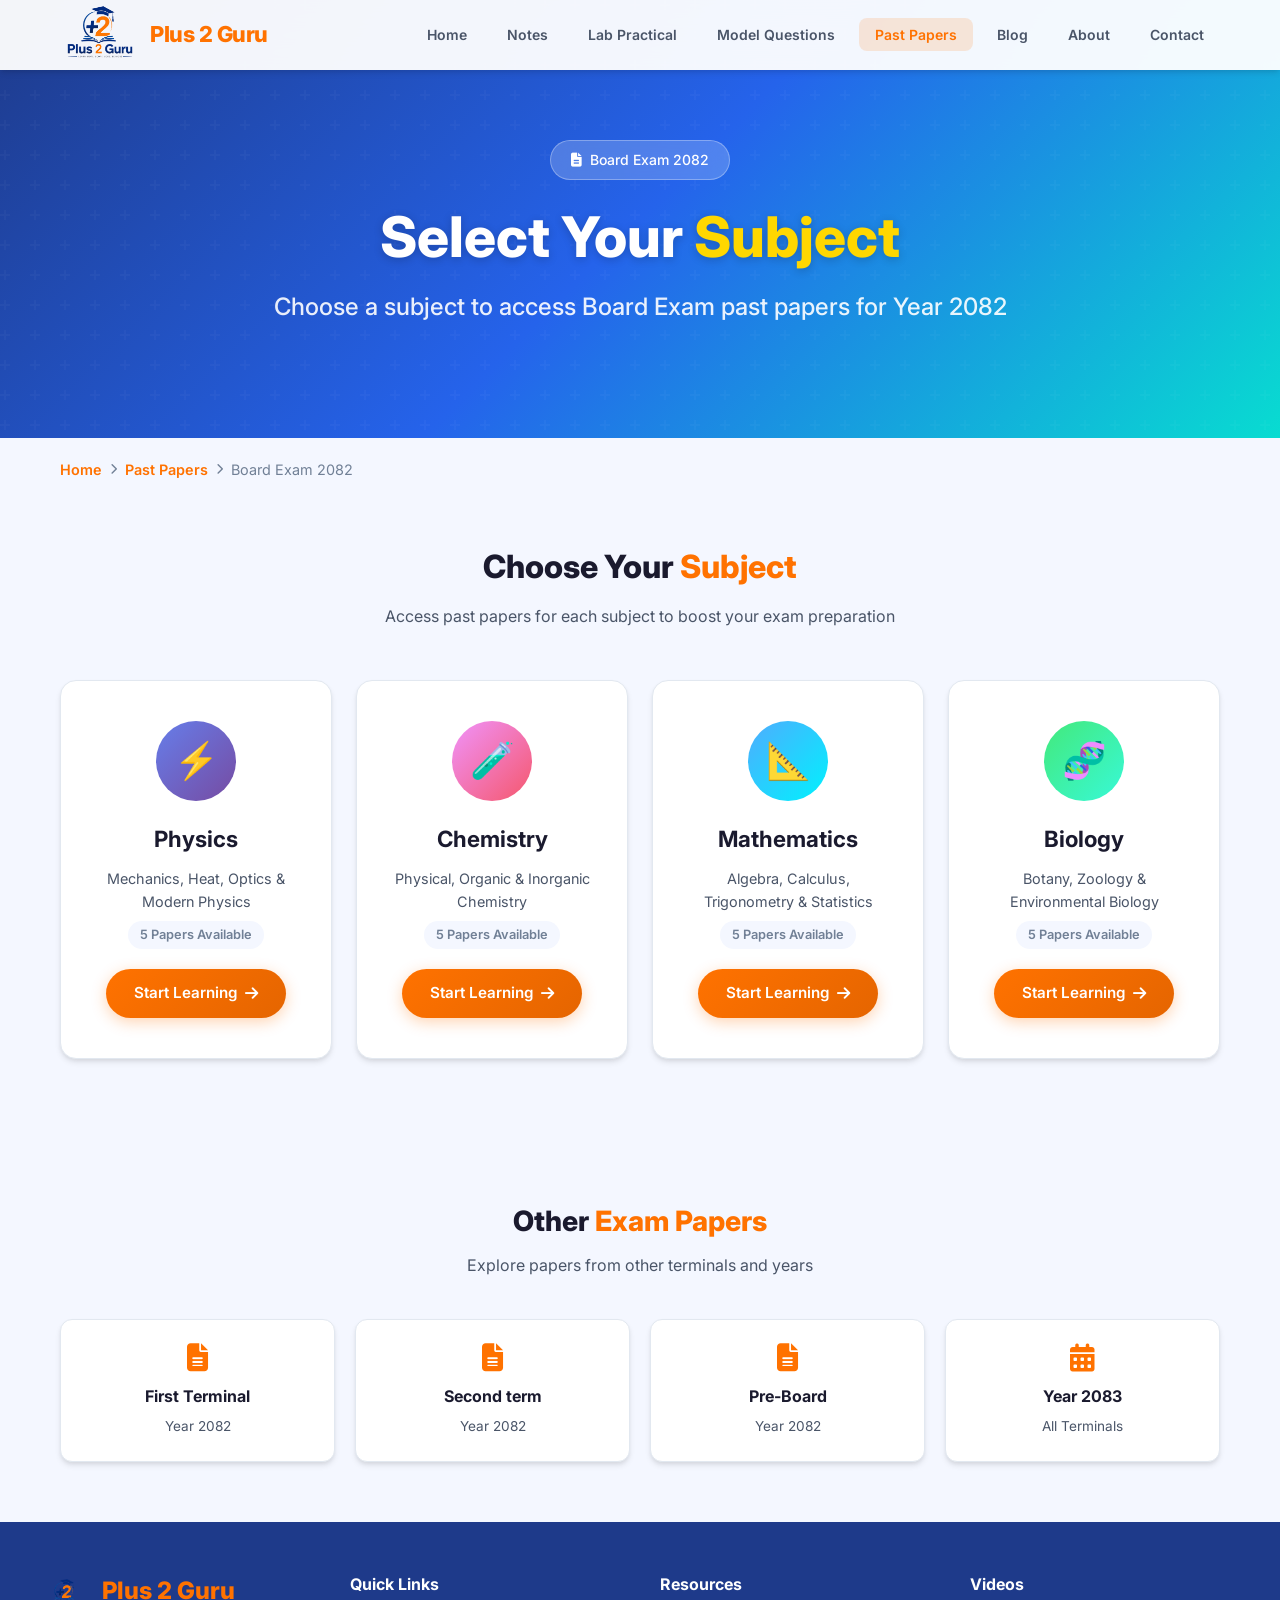
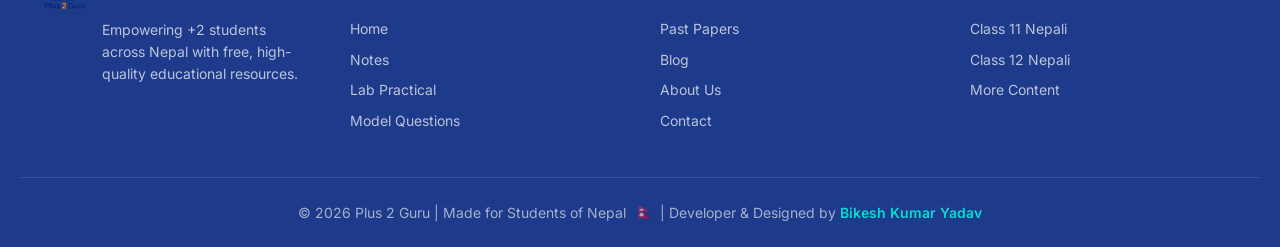
<file: 4termselect.html>
<!DOCTYPE html>
<html lang="en">
<head>
<meta charset="UTF-8">
<meta name="viewport" content="width=device-width, initial-scale=1.0">
<title>Plus 2 Guru </title>
<!-- Favicon -->
<link rel="icon" type="image/png" href="favicon.png.png">
<link rel="apple-touch-icon" href="favicon.png.png">
<link href="https://fonts.googleapis.com/css2?family=Inter:wght@300;400;500;600;700;800&display=swap" rel="stylesheet">
<link rel="stylesheet" href="https://cdnjs.cloudflare.com/ajax/libs/font-awesome/6.4.0/css/all.min.css">
<style>
:root {
    --primary: #ff7200;
    --primary-dark: #e56500;
    --secondary: #1e3a8a;
    --secondary-light: #2563eb;
    --accent: #08dcd1;
    --accent-hover: #06b8b0;
    --bg: #f4f7ff;
    --card-bg: #ffffff;
    --text-dark: #1a1a2e;
    --text-medium: #4a5568;
    --text-light: #718096;
    --border: #e2e8f0;
    --shadow: 0 4px 6px -1px rgba(0,0,0,0.1), 0 2px 4px -1px rgba(0,0,0,0.06);
    --shadow-lg: 0 20px 25px -5px rgba(0,0,0,0.1), 0 10px 10px -5px rgba(0,0,0,0.04);
    --radius: 16px;
    --radius-sm: 12px;
}

* { margin: 0; padding: 0; box-sizing: border-box; }
html { scroll-behavior: smooth; }

body {
    font-family: 'Inter', -apple-system, BlinkMacSystemFont, 'Segoe UI', sans-serif;
    background: var(--bg);
    color: var(--text-dark);
    overflow-x: hidden;
    line-height: 1.6;
}

/* Progress Bar */
.progress-bar {
    position: fixed; top: 0; left: 0; height: 3px;
    background: linear-gradient(90deg, var(--primary), var(--primary-dark));
    z-index: 10001; width: 0%;
    transition: width 0.1s linear;
}

/* Navigation */
.navbar {
    position: fixed; top: 0; left: 0; right: 0;
    background: rgba(255,255,255,0.95);
    backdrop-filter: blur(20px);
    -webkit-backdrop-filter: blur(20px);
    z-index: 1000;
    box-shadow: var(--shadow);
    transition: all 0.3s ease;
}
.nav-container {
    max-width: 1200px; margin: 0 auto; padding: 0 20px;
    display: flex; align-items: center; justify-content: space-between;
    height: 70px;
}
.logo { display: flex; align-items: center; gap: 10px; text-decoration: none; }
.logo img { width: 80px; height: 80px; object-fit: contain; border-radius: 8px; }
.logo-text { font-size: 22px; font-weight: 800; color: var(--primary); letter-spacing: -0.5px; }

.nav-links { display: flex; gap: 8px; list-style: none; }
.nav-links a {
    text-decoration: none; color: var(--text-medium); font-weight: 600;
    font-size: 14px; padding: 8px 16px; border-radius: 8px;
    transition: all 0.3s ease; position: relative;
}
.nav-links a:hover { color: var(--primary); background: rgba(255,114,0,0.1); }
.nav-links a.active { color: var(--primary); background: rgba(255,114,0,0.15); }

.mobile-menu-btn { display: none; background: none; border: none; font-size: 24px; color: var(--text-dark); cursor: pointer; padding: 8px; }

/* Mobile Nav */
.mobile-nav { display: none; position: fixed; top: 0; left: 0; right: 0; bottom: 0; background: rgba(0,0,0,0.5); z-index: 999; backdrop-filter: blur(4px); }
.mobile-nav.active { display: block; }
.mobile-nav-content { position: absolute; top: 0; right: 0; width: 280px; height: 100%; background: white; padding: 80px 24px 24px; box-shadow: -10px 0 30px rgba(0,0,0,0.1); transform: translateX(100%); transition: transform 0.3s ease; }
.mobile-nav.active .mobile-nav-content { transform: translateX(0); }
.mobile-nav-links { list-style: none; }
.mobile-nav-links a { display: block; padding: 14px 0; color: var(--text-dark); text-decoration: none; font-weight: 600; font-size: 16px; border-bottom: 1px solid var(--border); transition: color 0.3s ease; }
.mobile-nav-links a:hover, .mobile-nav-links a.active { color: var(--primary); }
.close-mobile-nav { position: absolute; top: 20px; right: 20px; background: none; border: none; font-size: 24px; cursor: pointer; color: var(--text-dark); }

/* Hero */
.hero { padding: 140px 20px 80px; text-align: center; background: linear-gradient(135deg, #1e3a8a 0%, #2563eb 50%, #08dcd1 100%); position: relative; overflow: hidden; }
.hero::before {
    content: ''; position: absolute; top: 0; left: 0; right: 0; bottom: 0;
    background: url("data:image/svg+xml,%3Csvg width='60' height='60' viewBox='0 0 60 60' xmlns='http://www.w3.org/2000/svg'%3E%3Cg fill='none' fill-rule='evenodd'%3E%3Cg fill='%23ffffff' fill-opacity='0.05'%3E%3Cpath d='M36 34v-4h-2v4h-4v2h4v4h2v-4h4v-2h-4zm0-30V0h-2v4h-4v2h4v4h2V6h4V4h-4zM6 34v-4H4v4H0v2h4v4h2v-4h4v-2H6zM6 4V0H4v4H0v2h4v4h2V6h4V4H6z'/%3E%3C/g%3E%3C/g%3E%3C/svg%3E");
    opacity: 0.5;
}
.hero-content { position: relative; z-index: 1; max-width: 800px; margin: 0 auto; }
.hero-badge { display: inline-flex; align-items: center; gap: 8px; background: rgba(255,255,255,0.2); backdrop-filter: blur(10px); padding: 8px 20px; border-radius: 50px; color: white; font-size: 14px; font-weight: 500; margin-bottom: 24px; border: 1px solid rgba(255,255,255,0.3); animation: fadeInUp 1s ease; }
.hero h1 { font-size: clamp(32px, 5vw, 56px); font-weight: 800; color: white; line-height: 1.2; margin-bottom: 16px; text-shadow: 0 2px 10px rgba(0,0,0,0.2); animation: fadeInUp 1s ease 0.2s both; }
.hero-subtitle { font-size: clamp(18px, 3vw, 24px); color: rgba(255,255,255,0.9); font-weight: 500; margin-bottom: 32px; animation: fadeInUp 1s ease 0.4s both; }

/* Breadcrumb */
.breadcrumb-section { padding: 20px; max-width: 1200px; margin: 0 auto; }
.breadcrumb {
    display: flex; align-items: center; gap: 8px;
    font-size: 0.9rem; color: var(--text-medium);
}
.breadcrumb a { color: var(--primary); text-decoration: none; font-weight: 600; transition: color 0.3s; }
.breadcrumb a:hover { color: var(--primary-dark); }
.breadcrumb i { font-size: 0.7rem; color: var(--text-light); }

/* Subjects Section */
.subjects-section { padding: 40px 20px 80px; max-width: 1200px; margin: 0 auto; }
.section-header { text-align: center; margin-bottom: 50px; }
.section-header h2 { font-size: clamp(24px, 3vw, 32px); font-weight: 800; margin-bottom: 12px; }
.section-header h2 .highlight { color: var(--primary); }
.section-header p { color: var(--text-medium); font-size: 1rem; }

.subjects-grid { display: grid; grid-template-columns: repeat(auto-fit, minmax(260px, 1fr)); gap: 24px; }

.subject-card {
    background: var(--card-bg); border: 1px solid var(--border); border-radius: var(--radius);
    padding: 40px 28px; text-align: center; transition: all 0.4s cubic-bezier(0.4,0,0.2,1);
    box-shadow: var(--shadow); position: relative; overflow: hidden;
}
.subject-card::before {
    content: ''; position: absolute; top: 0; left: 0; width: 100%; height: 4px;
    background: linear-gradient(90deg, var(--primary), var(--secondary-light));
    transform: scaleX(0); transform-origin: left; transition: transform 0.4s ease;
}
.subject-card:hover::before { transform: scaleX(1); }
.subject-card:hover {
    transform: translateY(-8px); box-shadow: var(--shadow-lg);
    border-color: rgba(255,114,0,0.2);
}

.subject-icon {
    width: 80px; height: 80px; border-radius: 50%;
    display: flex; align-items: center; justify-content: center;
    font-size: 36px; margin: 0 auto 20px;
    transition: all 0.3s ease;
}
.subject-card:hover .subject-icon { transform: scale(1.1) rotate(-5deg); }

.physics-icon { background: linear-gradient(135deg, #667eea, #764ba2); color: white; }
.chemistry-icon { background: linear-gradient(135deg, #f093fb, #f5576c); color: white; }
.math-icon { background: linear-gradient(135deg, #4facfe, #00f2fe); color: white; }
.biology-icon { background: linear-gradient(135deg, #43e97b, #38f9d7); color: white; }

.subject-card h3 { font-size: 1.4rem; font-weight: 700; margin-bottom: 10px; color: var(--text-dark); }
.subject-card p { color: var(--text-medium); font-size: 0.9rem; margin-bottom: 8px; line-height: 1.6; }
.subject-card .papers-count {
    display: inline-block; padding: 4px 12px; background: var(--bg);
    border-radius: 50px; font-size: 0.8rem; color: var(--text-light);
    margin-bottom: 20px; font-weight: 600;
}

.subject-btn {
    display: inline-flex; align-items: center; gap: 8px;
    padding: 12px 28px; background: linear-gradient(135deg, var(--primary), var(--primary-dark));
    color: white; text-decoration: none; border-radius: 50px;
    font-weight: 600; font-size: 0.95rem; transition: all 0.3s ease;
    box-shadow: 0 4px 15px rgba(255,114,0,0.3); border: none; cursor: pointer;
}
.subject-btn:hover { transform: translateY(-2px); box-shadow: 0 8px 25px rgba(255,114,0,0.4); }
.subject-btn i { transition: transform 0.3s ease; }
.subject-btn:hover i { transform: translateX(4px); }

/* Related Section */
.related-section { padding: 60px 20px; max-width: 1200px; margin: 0 auto; }
.related-header { text-align: center; margin-bottom: 40px; }
.related-header h2 { font-size: clamp(22px, 3vw, 28px); font-weight: 800; margin-bottom: 10px; }
.related-header h2 .highlight { color: var(--primary); }
.related-header p { color: var(--text-medium); }

.related-grid { display: grid; grid-template-columns: repeat(auto-fit, minmax(220px, 1fr)); gap: 20px; }
.related-card {
    background: var(--card-bg); border: 1px solid var(--border); border-radius: var(--radius-sm);
    padding: 24px; text-align: center; transition: all 0.3s ease;
    box-shadow: var(--shadow); text-decoration: none;
}
.related-card:hover {
    transform: translateY(-5px); box-shadow: var(--shadow-lg);
    border-color: rgba(255,114,0,0.2);
}
.related-card i { font-size: 28px; color: var(--primary); margin-bottom: 12px; display: block; }
.related-card h4 { font-size: 1rem; font-weight: 700; color: var(--text-dark); margin-bottom: 6px; }
.related-card p { font-size: 0.85rem; color: var(--text-medium); }

/* Footer */
footer { background: var(--secondary); color: white; padding: 50px 20px 20px; }
.footer-content { max-width: 1200px; margin: 0 auto; display: grid; grid-template-columns: repeat(auto-fit, minmax(250px, 1fr)); gap: 40px; margin-bottom: 40px; }
.footer-brand { display: flex; align-items: flex-start; gap: 12px; }
.footer-brand img { width: 50px; height: 50px; object-fit: contain; border-radius: 8px; }
.footer-brand h3 { font-size: 24px; font-weight: 800; color: var(--primary); margin-bottom: 8px; }
.footer-brand p { color: rgba(255,255,255,0.7); font-size: 14px; line-height: 1.6; }
.footer-links h4 { font-size: 16px; font-weight: 700; margin-bottom: 16px; color: white; }
.footer-links ul { list-style: none; }
.footer-links a { color: rgba(255,255,255,0.7); text-decoration: none; font-size: 14px; line-height: 2.2; transition: color 0.3s ease; }
.footer-links a:hover { color: var(--primary); }
.footer-bottom { border-top: 1px solid rgba(255,255,255,0.1); padding-top: 20px; text-align: center; color: rgba(255,255,255,0.6); font-size: 14px; }
.footer-bottom .flag { font-size: 18px; margin-left: 4px; }
.footer-bottom .designer { color: var(--accent); font-weight: 600; }

/* Animations */
@keyframes fadeInUp { from { opacity: 0; transform: translateY(30px); } to { opacity: 1; transform: translateY(0); } }

/* Scrollbar */
::-webkit-scrollbar { width: 8px; }
::-webkit-scrollbar-track { background: var(--bg); }
::-webkit-scrollbar-thumb { background: var(--primary); border-radius: 4px; }
::-webkit-scrollbar-thumb:hover { background: var(--primary-dark); }

/* Back to Top */
.back-to-top {
    position: fixed; bottom: 30px; right: 30px; width: 50px; height: 50px;
    background: var(--primary); border-radius: 50%;
    display: flex; align-items: center; justify-content: center;
    color: white; font-size: 20px; cursor: pointer;
    opacity: 0; visibility: hidden; transition: all 0.4s ease;
    box-shadow: 0 5px 20px rgba(255,114,0,0.3); z-index: 999; border: none;
}
.back-to-top.visible { opacity: 1; visibility: visible; }
.back-to-top:hover { transform: translateY(-5px); box-shadow: 0 10px 30px rgba(255,114,0,0.4); }

/* Responsive */
@media (max-width: 1024px) {
    .nav-links { gap: 4px; }
    .nav-links a { padding: 6px 12px; font-size: 13px; }
}

@media (max-width: 768px) {
    .nav-links { display: none; }
    .mobile-menu-btn { display: block; }
    .hero { padding: 120px 16px 60px; }
    .subjects-section { padding: 30px 16px 60px; }
    .subjects-grid { grid-template-columns: 1fr; }
    .subject-card { padding: 32px 24px; }
    .related-grid { grid-template-columns: repeat(2, 1fr); }
    .related-section { padding: 40px 16px; }
    .footer-content { grid-template-columns: 1fr; gap: 30px; text-align: center; }
    .footer-brand { justify-content: center; flex-direction: column; align-items: center; }
}

@media (max-width: 480px) {
    .logo-text { font-size: 18px; }
    .hero h1 { font-size: 28px; }
    .subject-icon { width: 60px; height: 60px; font-size: 28px; }
    .related-grid { grid-template-columns: 1fr; }
    .breadcrumb { font-size: 0.8rem; }
}
</style>
</head>
<body>

<div class="progress-bar" id="progressBar"></div>

<!-- Navigation -->
<nav class="navbar" id="navbar">
    <div class="nav-container">
        <a href="index.html" class="logo">
            <img src="logo.png.png" alt="Plus 2 Guru Logo">
            <span class="logo-text">Plus 2 Guru</span>
        </a>
        <ul class="nav-links">
            <li><a href="index.html">Home</a></li>
            <li><a href="note.html">Notes</a></li>
            <li><a href="labclass.html">Lab Practical</a></li>
            <li><a href="modelclass.html">Model Questions</a></li>
            <li><a href="past1.html" class="active">Past Papers</a></li>
            <li><a href="blo.html">Blog</a></li>
            <li><a href="about.html">About</a></li>
            <li><a href="contact.html">Contact</a></li>
        </ul>
        <button class="mobile-menu-btn" onclick="toggleMobileNav()">
            <i class="fas fa-bars"></i>
        </button>
    </div>
</nav>

<!-- Mobile Navigation -->
<div class="mobile-nav" id="mobileNav" onclick="closeMobileNav(event)">
    <div class="mobile-nav-content">
        <button class="close-mobile-nav" onclick="toggleMobileNav()">
            <i class="fas fa-times"></i>
        </button>
        <ul class="mobile-nav-links">
            <li><a href="index.html">Home</a></li>
            <li><a href="note.html">Notes</a></li>
            <li><a href="labclass.html">Lab Practical</a></li>
            <li><a href="modelclass.html">Model Questions</a></li>
            <li><a href="past1.html" class="active">Past Papers</a></li>
            <li><a href="blo.html">Blog</a></li>
            <li><a href="about.html">About</a></li>
            <li><a href="contact.html">Contact</a></li>
        </ul>
    </div>
</div>

<!-- Hero -->
<section class="hero">
    <div class="hero-content">
        <div class="hero-badge">
            <i class="fas fa-file-alt"></i>
            <span>Board Exam 2082</span>
        </div>
        <h1>Select Your <span style="color: #ffd700;">Subject</span></h1>
        <p class="hero-subtitle">Choose a subject to access Board Exam  past papers for Year 2082</p>
    </div>
</section>

<!-- Breadcrumb -->
<div class="breadcrumb-section">
    <div class="breadcrumb">
        <a href="index.html">Home</a>
        <i class="fas fa-chevron-right"></i>
        <a href="past1.html">Past Papers</a>
        <i class="fas fa-chevron-right"></i>
        <span style="color: var(--text-light);">Board Exam  2082</span>
    </div>
</div>

<!-- Subjects Section -->
<section class="subjects-section">
    <div class="section-header">
        <h2>Choose Your <span class="highlight">Subject</span></h2>
        <p>Access past papers for each subject to boost your exam preparation</p>
    </div>

    <div class="subjects-grid">
        <div class="subject-card">
            <div class="subject-icon physics-icon">⚡</div>
            <h3>Physics</h3>
            <p>Mechanics, Heat, Optics & Modern Physics</p>
            <span class="papers-count">5 Papers Available</span>
            <a href="1physics.html" class="subject-btn">Start Learning <i class="fas fa-arrow-right"></i></a>
        </div>

        <div class="subject-card">
            <div class="subject-icon chemistry-icon">🧪</div>
            <h3>Chemistry</h3>
            <p>Physical, Organic & Inorganic Chemistry</p>
            <span class="papers-count">5 Papers Available</span>
            <a href="1chemistry.html" class="subject-btn">Start Learning <i class="fas fa-arrow-right"></i></a>
        </div>

        <div class="subject-card">
            <div class="subject-icon math-icon">📐</div>
            <h3>Mathematics</h3>
            <p>Algebra, Calculus, Trigonometry & Statistics</p>
            <span class="papers-count">5 Papers Available</span>
            <a href="1math.html" class="subject-btn">Start Learning <i class="fas fa-arrow-right"></i></a>
        </div>

        <div class="subject-card">
            <div class="subject-icon biology-icon">🧬</div>
            <h3>Biology</h3>
            <p>Botany, Zoology & Environmental Biology</p>
            <span class="papers-count">5 Papers Available</span>
            <a href="1biology.html" class="subject-btn">Start Learning <i class="fas fa-arrow-right"></i></a>
        </div>
    </div>
</section>

<!-- Related Papers Section -->
<section class="related-section">
    <div class="related-header">
        <h2>Other <span class="highlight">Exam Papers</span></h2>
        <p>Explore papers from other terminals and years</p>
    </div>
    <div class="related-grid">
        <a href="2termselect.html" class="related-card">
            <i class="fas fa-file-alt"></i>
            <h4>First  Terminal</h4>
            <p>Year 2082</p>
        </a>
        <a href="3termselect.html" class="related-card">
            <i class="fas fa-file-alt"></i>
            <h4>Second term</h4>
            <p>Year 2082</p>
        </a>
        <a href="4termselect.html" class="related-card">
            <i class="fas fa-file-alt"></i>
            <h4>Pre-Board</h4>
            <p>Year 2082</p>
        </a>
        <a href="past1.html" class="related-card">
            <i class="fas fa-calendar-alt"></i>
            <h4>Year 2083</h4>
            <p>All Terminals</p>
        </a>
    </div>
</section>

<!-- Footer -->
<footer>
    <div class="footer-content">
        <div class="footer-brand">
            <img src="logo.png.png" alt="Plus 2 Guru Logo">
            <div>
                <h3>Plus 2 Guru</h3>
                <p>Empowering +2 students across Nepal with free, high-quality educational resources.</p>
            </div>
        </div>
        <div class="footer-links">
            <h4>Quick Links</h4>
            <ul>
                <li><a href="index.html">Home</a></li>
                <li><a href="note.html">Notes</a></li>
                <li><a href="labclass.html">Lab Practical</a></li>
                <li><a href="modelclass.html">Model Questions</a></li>
            </ul>
        </div>
        <div class="footer-links">
            <h4>Resources</h4>
            <ul>
                <li><a href="past1.html">Past Papers</a></li>
                <li><a href="blo.html">Blog</a></li>
                <li><a href="about.html">About Us</a></li>
                <li><a href="contact.html">Contact</a></li>
            </ul>
        </div>
        <div class="footer-links">
            <h4>Videos</h4>
            <ul>
                <li><a href="https://youtu.be/6KWJbHNCSGM" target="_blank">Class 11 Nepali</a></li>
                <li><a href="https://youtu.be/NWFa-pmpjSs" target="_blank">Class 12 Nepali</a></li>
                <li><a href="blo.html">More Content</a></li>
            </ul>
        </div>
    </div>
    <div class="footer-bottom">
        <p>© 2026 Plus 2 Guru | Made for Students of Nepal <span class="flag">🇳🇵</span> | Developer & Designed by <span class="designer">Bikesh Kumar Yadav</span></p>
    </div>
</footer>

<!-- Back to Top -->
<button class="back-to-top" id="backToTop" onclick="scrollToTop()">
    <i class="fas fa-arrow-up"></i>
</button>

<script>
// Mobile Navigation
function toggleMobileNav() {
    const nav = document.getElementById('mobileNav');
    nav.classList.toggle('active');
    document.body.style.overflow = nav.classList.contains('active') ? 'hidden' : '';
}
function closeMobileNav(event) {
    if (event.target === document.getElementById('mobileNav')) toggleMobileNav();
}

// Scroll Progress
window.addEventListener('scroll', () => {
    const winScroll = document.body.scrollTop || document.documentElement.scrollTop;
    const height = document.documentElement.scrollHeight - document.documentElement.clientHeight;
    document.getElementById('progressBar').style.width = (winScroll / height) * 100 + '%';
});

// Navbar Shadow
window.addEventListener('scroll', function() {
    const navbar = document.querySelector('.navbar');
    navbar.style.boxShadow = window.scrollY > 50 ? '0 4px 20px rgba(0,0,0,0.1)' : 'var(--shadow)';
});

// Back to Top
const backToTop = document.getElementById('backToTop');
window.addEventListener('scroll', () => {
    backToTop.classList.toggle('visible', window.scrollY > 500);
});
function scrollToTop() { window.scrollTo({ top: 0, behavior: 'smooth' }); }

// Intersection Observer
const observerOptions = { threshold: 0.1, rootMargin: '0px 0px -50px 0px' };
const observer = new IntersectionObserver((entries) => {
    entries.forEach(entry => {
        if (entry.isIntersecting) {
            entry.target.style.opacity = '1';
            entry.target.style.transform = 'translateY(0)';
        }
    });
}, observerOptions);

document.querySelectorAll('.subject-card, .related-card').forEach((el, index) => {
    el.style.opacity = '0';
    el.style.transform = 'translateY(30px)';
    el.style.transition = `all 0.6s ease ${index * 0.1}s`;
    observer.observe(el);
});
</script>

</body>
</html>
</file>
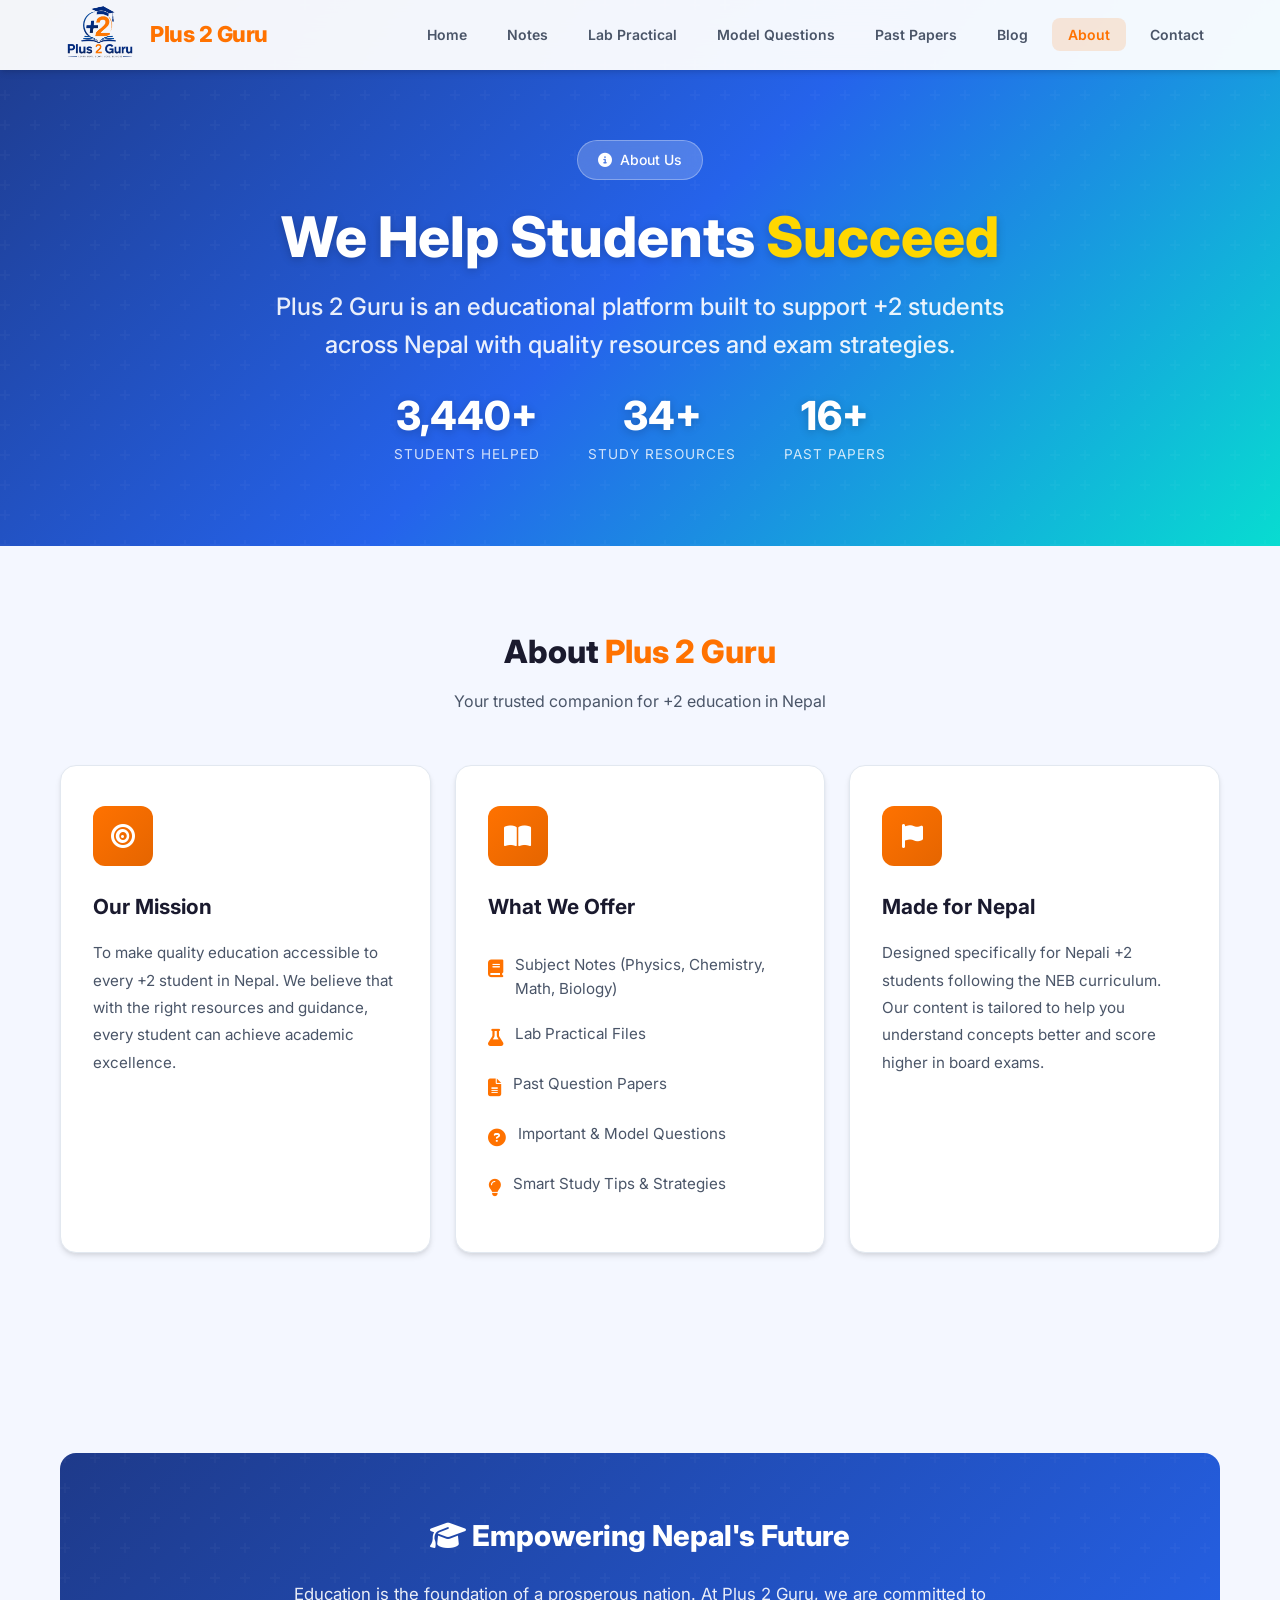
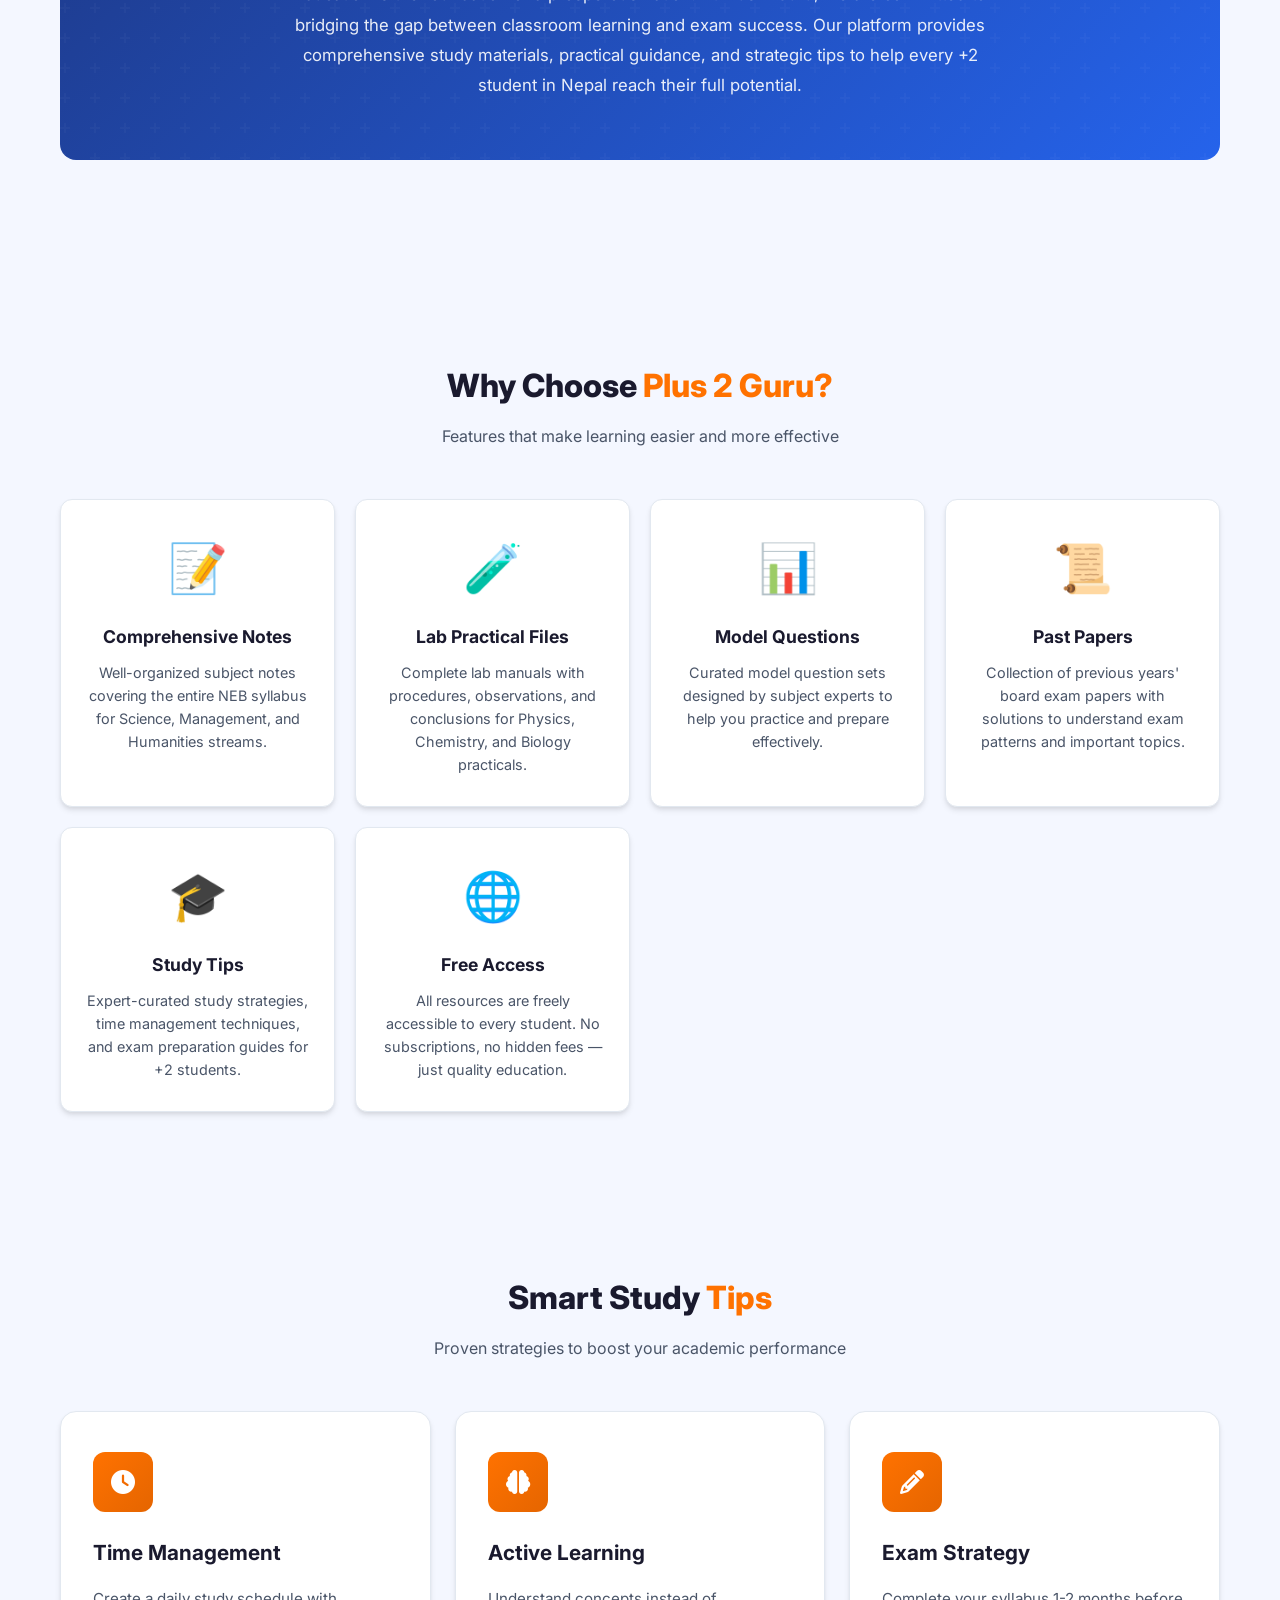
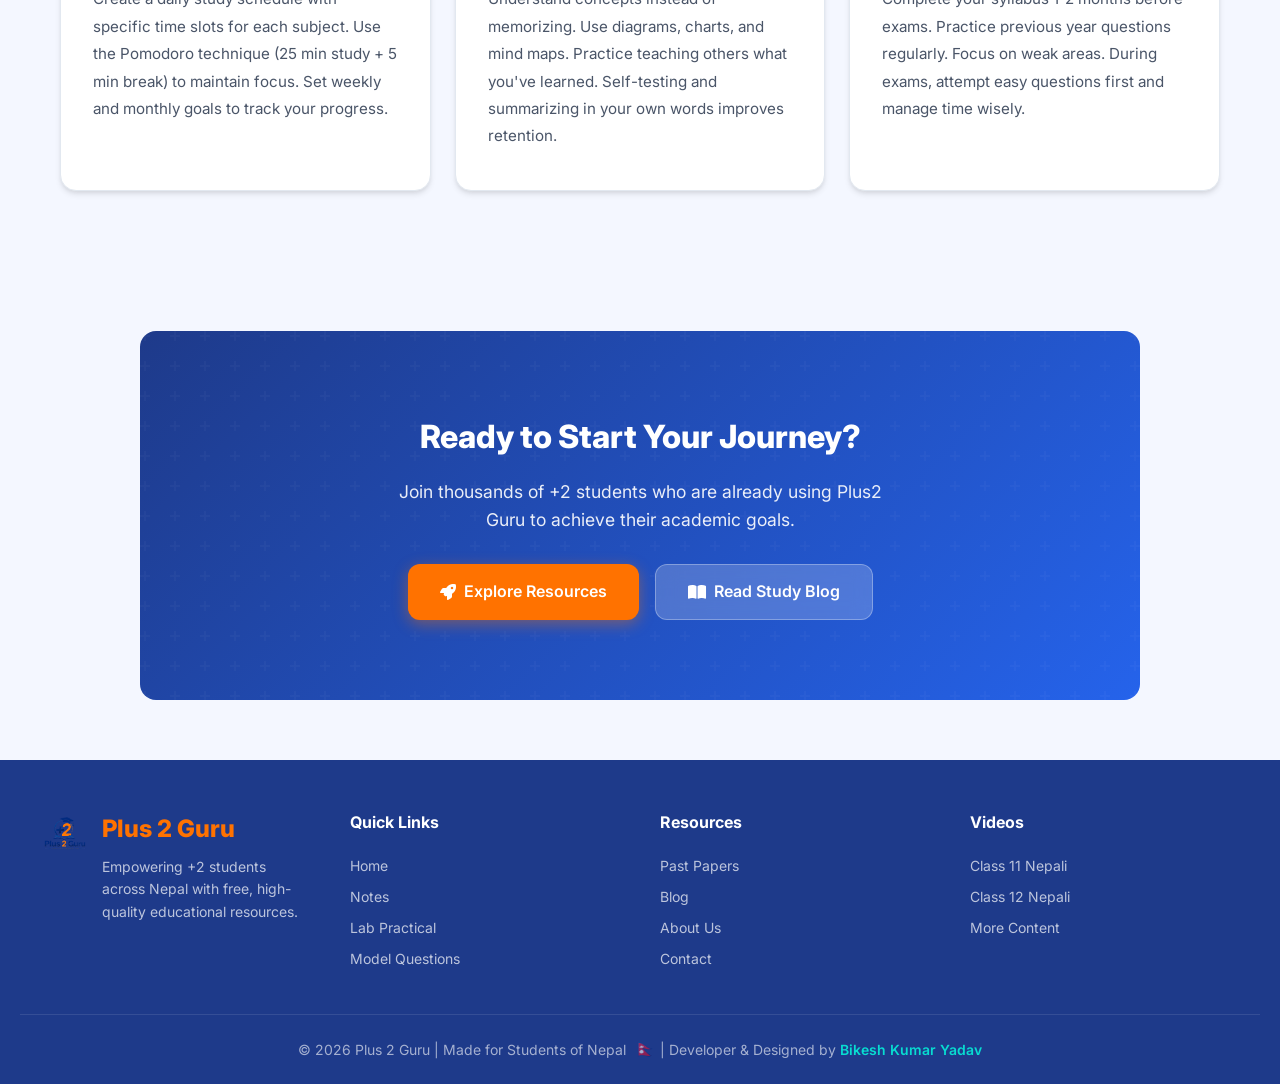
<file: about.html>
<!DOCTYPE html>
<html lang="en">
<head>
<meta charset="UTF-8">
<meta name="viewport" content="width=device-width, initial-scale=1.0">
<title>Plus 2 Guru </title>
<!-- Favicon -->
<link rel="icon" type="image/png" href="favicon.png.png">
<link rel="apple-touch-icon" href="favicon.png.png">
<link href="https://fonts.googleapis.com/css2?family=Inter:wght@300;400;500;600;700;800&display=swap" rel="stylesheet">
<link rel="stylesheet" href="https://cdnjs.cloudflare.com/ajax/libs/font-awesome/6.4.0/css/all.min.css">
<style>
:root {
    --primary: #ff7200;
    --primary-dark: #e56500;
    --secondary: #1e3a8a;
    --secondary-light: #2563eb;
    --accent: #08dcd1;
    --accent-hover: #06b8b0;
    --bg: #f4f7ff;
    --card-bg: #ffffff;
    --text-dark: #1a1a2e;
    --text-medium: #4a5568;
    --text-light: #718096;
    --border: #e2e8f0;
    --shadow: 0 4px 6px -1px rgba(0,0,0,0.1), 0 2px 4px -1px rgba(0,0,0,0.06);
    --shadow-lg: 0 20px 25px -5px rgba(0,0,0,0.1), 0 10px 10px -5px rgba(0,0,0,0.04);
    --radius: 16px;
    --radius-sm: 12px;
}

* {
    margin: 0;
    padding: 0;
    box-sizing: border-box;
}

html {
    scroll-behavior: smooth;
}

body {
    font-family: 'Inter', -apple-system, BlinkMacSystemFont, 'Segoe UI', sans-serif;
    background: var(--bg);
    color: var(--text-dark);
    line-height: 1.6;
    overflow-x: hidden;
}

/* Scroll Progress Bar */
.progress-bar {
    position: fixed;
    top: 0;
    left: 0;
    height: 3px;
    background: linear-gradient(90deg, var(--primary), var(--primary-dark));
    z-index: 10001;
    width: 0%;
    transition: width 0.1s linear;
}

/* Navigation - Exact from index.html */
.navbar {
    position: fixed;
    top: 0;
    left: 0;
    right: 0;
    background: rgba(255, 255, 255, 0.95);
    backdrop-filter: blur(20px);
    -webkit-backdrop-filter: blur(20px);
    z-index: 1000;
    box-shadow: var(--shadow);
    transition: all 0.3s ease;
}

.nav-container {
    max-width: 1200px;
    margin: 0 auto;
    padding: 0 20px;
    display: flex;
    align-items: center;
    justify-content: space-between;
    height: 70px;
}

.logo {
    display: flex;
    align-items: center;
    gap: 10px;
    text-decoration: none;
}

.logo img {
    width: 80px;
    height: 80px;
    object-fit: contain;
    border-radius: 8px;
}

.logo-text {
    font-size: 22px;
    font-weight: 800;
    color: var(--primary);
    letter-spacing: -0.5px;
}

.nav-links {
    display: flex;
    gap: 8px;
    list-style: none;
}

.nav-links a {
    text-decoration: none;
    color: var(--text-medium);
    font-weight: 600;
    font-size: 14px;
    padding: 8px 16px;
    border-radius: 8px;
    transition: all 0.3s ease;
    position: relative;
}

.nav-links a:hover {
    color: var(--primary);
    background: rgba(255, 114, 0, 0.1);
}

.nav-links a.active {
    color: var(--primary);
    background: rgba(255, 114, 0, 0.15);
}

.mobile-menu-btn {
    display: none;
    background: none;
    border: none;
    font-size: 24px;
    color: var(--text-dark);
    cursor: pointer;
    padding: 8px;
}

/* Mobile Navigation */
.mobile-nav {
    display: none;
    position: fixed;
    top: 0;
    left: 0;
    right: 0;
    bottom: 0;
    background: rgba(0,0,0,0.5);
    z-index: 999;
    backdrop-filter: blur(4px);
}

.mobile-nav.active {
    display: block;
}

.mobile-nav-content {
    position: absolute;
    top: 0;
    right: 0;
    width: 280px;
    height: 100%;
    background: white;
    padding: 80px 24px 24px;
    box-shadow: -10px 0 30px rgba(0,0,0,0.1);
    transform: translateX(100%);
    transition: transform 0.3s ease;
}

.mobile-nav.active .mobile-nav-content {
    transform: translateX(0);
}

.mobile-nav-links {
    list-style: none;
}

.mobile-nav-links a {
    display: block;
    padding: 14px 0;
    color: var(--text-dark);
    text-decoration: none;
    font-weight: 600;
    font-size: 16px;
    border-bottom: 1px solid var(--border);
    transition: color 0.3s ease;
}

.mobile-nav-links a:hover,
.mobile-nav-links a.active {
    color: var(--primary);
}

.close-mobile-nav {
    position: absolute;
    top: 20px;
    right: 20px;
    background: none;
    border: none;
    font-size: 24px;
    cursor: pointer;
    color: var(--text-dark);
}

/* Hero Section */
.hero {
    padding: 140px 20px 80px;
    text-align: center;
    background: linear-gradient(135deg, #1e3a8a 0%, #2563eb 50%, #08dcd1 100%);
    position: relative;
    overflow: hidden;
}

.hero::before {
    content: '';
    position: absolute;
    top: 0;
    left: 0;
    right: 0;
    bottom: 0;
    background: url("data:image/svg+xml,%3Csvg width='60' height='60' viewBox='0 0 60 60' xmlns='http://www.w3.org/2000/svg'%3E%3Cg fill='none' fill-rule='evenodd'%3E%3Cg fill='%23ffffff' fill-opacity='0.05'%3E%3Cpath d='M36 34v-4h-2v4h-4v2h4v4h2v-4h4v-2h-4zm0-30V0h-2v4h-4v2h4v4h2V6h4V4h-4zM6 34v-4H4v4H0v2h4v4h2v-4h4v-2H6zM6 4V0H4v4H0v2h4v4h2V6h4V4H6z'/%3E%3C/g%3E%3C/g%3E%3C/svg%3E");
    opacity: 0.5;
}

.hero-content {
    position: relative;
    z-index: 1;
    max-width: 800px;
    margin: 0 auto;
}

.hero-badge {
    display: inline-flex;
    align-items: center;
    gap: 8px;
    background: rgba(255,255,255,0.2);
    backdrop-filter: blur(10px);
    padding: 8px 20px;
    border-radius: 50px;
    color: white;
    font-size: 14px;
    font-weight: 500;
    margin-bottom: 24px;
    border: 1px solid rgba(255,255,255,0.3);
    animation: fadeInUp 1s ease;
}

.hero h1 {
    font-size: clamp(32px, 5vw, 56px);
    font-weight: 800;
    color: white;
    line-height: 1.2;
    margin-bottom: 16px;
    text-shadow: 0 2px 10px rgba(0,0,0,0.2);
    animation: fadeInUp 1s ease 0.2s both;
}

.hero h1 .highlight {
    color: #ffd700;
}

.hero-subtitle {
    font-size: clamp(18px, 3vw, 24px);
    color: rgba(255,255,255,0.9);
    font-weight: 500;
    margin-bottom: 32px;
    animation: fadeInUp 1s ease 0.4s both;
}

.hero-stats {
    display: flex;
    gap: 48px;
    justify-content: center;
    margin-top: 20px;
    animation: fadeInUp 1s ease 0.6s both;
}

.stat-item {
    text-align: center;
}

.stat-number {
    font-size: 2.5rem;
    font-weight: 800;
    color: white;
    display: block;
    line-height: 1;
    text-shadow: 0 2px 10px rgba(0,0,0,0.2);
}

.stat-label {
    font-size: 0.85rem;
    color: rgba(255,255,255,0.8);
    margin-top: 8px;
    text-transform: uppercase;
    letter-spacing: 1px;
}

/* Section Styles */
.section {
    padding: 80px 20px;
    max-width: 1200px;
    margin: 0 auto;
}

.section-header {
    text-align: center;
    margin-bottom: 50px;
}

.section-header h2 {
    font-size: clamp(24px, 3vw, 32px);
    font-weight: 800;
    color: var(--text-dark);
    margin-bottom: 12px;
}

.section-header h2 .highlight {
    color: var(--primary);
}

.section-header p {
    color: var(--text-medium);
    font-size: 16px;
    max-width: 500px;
    margin: 0 auto;
}

/* About Cards */
.about-grid {
    display: grid;
    grid-template-columns: repeat(auto-fit, minmax(300px, 1fr));
    gap: 24px;
}

.about-card {
    background: var(--card-bg);
    border-radius: var(--radius);
    padding: 40px 32px;
    box-shadow: var(--shadow);
    border: 1px solid var(--border);
    transition: all 0.4s cubic-bezier(0.4, 0, 0.2, 1);
    position: relative;
    overflow: hidden;
}

.about-card::before {
    content: '';
    position: absolute;
    top: 0;
    left: 0;
    width: 100%;
    height: 3px;
    background: linear-gradient(90deg, var(--primary), var(--secondary-light));
    transform: scaleX(0);
    transform-origin: left;
    transition: transform 0.4s ease;
}

.about-card:hover::before {
    transform: scaleX(1);
}

.about-card:hover {
    transform: translateY(-8px);
    box-shadow: var(--shadow-lg);
}

.card-icon {
    width: 60px;
    height: 60px;
    border-radius: var(--radius-sm);
    background: linear-gradient(135deg, var(--primary), var(--primary-dark));
    color: white;
    display: flex;
    align-items: center;
    justify-content: center;
    font-size: 24px;
    margin-bottom: 24px;
    transition: all 0.3s ease;
}

.about-card:hover .card-icon {
    transform: scale(1.1) rotate(-5deg);
}

.about-card h3 {
    font-size: 1.3rem;
    font-weight: 700;
    margin-bottom: 16px;
    color: var(--text-dark);
}

.about-card p {
    color: var(--text-medium);
    line-height: 1.8;
    font-size: 0.95rem;
}

.feature-list {
    list-style: none;
    margin-top: 20px;
}

.feature-list li {
    padding: 10px 0;
    color: var(--text-medium);
    font-size: 0.95rem;
    display: flex;
    align-items: flex-start;
    gap: 12px;
    transition: all 0.3s ease;
}

.feature-list li:hover {
    color: var(--text-dark);
    padding-left: 8px;
}

.feature-list li .icon {
    color: var(--primary);
    font-size: 1.1rem;
    flex-shrink: 0;
    margin-top: 2px;
}

/* Mission Section */
.mission-section {
    background: linear-gradient(135deg, var(--secondary) 0%, var(--secondary-light) 100%);
    border-radius: var(--radius);
    padding: 60px 40px;
    text-align: center;
    margin: 40px 0;
    position: relative;
    overflow: hidden;
    color: white;
}

.mission-section::before {
    content: '';
    position: absolute;
    top: 0;
    left: 0;
    right: 0;
    bottom: 0;
    background: url("data:image/svg+xml,%3Csvg width='60' height='60' viewBox='0 0 60 60' xmlns='http://www.w3.org/2000/svg'%3E%3Cg fill='none' fill-rule='evenodd'%3E%3Cg fill='%23ffffff' fill-opacity='0.05'%3E%3Cpath d='M36 34v-4h-2v4h-4v2h4v4h2v-4h4v-2h-4zm0-30V0h-2v4h-4v2h4v4h2V6h4V4h-4zM6 34v-4H4v4H0v2h4v4h2v-4h4v-2H6zM6 4V0H4v4H0v2h4v4h2V6h4V4H6z'/%3E%3C/g%3E%3C/g%3E%3C/svg%3E");
    opacity: 0.5;
}

.mission-section h3 {
    font-size: 1.8rem;
    font-weight: 800;
    margin-bottom: 20px;
    position: relative;
    z-index: 1;
    
}

.mission-section p {
    max-width: 700px;
    margin: 0 auto;
    font-size: 1.05rem;
    line-height: 1.8;
    position: relative;
    z-index: 1;
    color: rgba(255,255,255,0.9);
}

/* Features Grid */
.features-grid {
    display: grid;
    grid-template-columns: repeat(auto-fit, minmax(250px, 1fr));
    gap: 20px;
    margin-top: 40px;
}

.feature-card {
    background: var(--card-bg);
    border-radius: var(--radius-sm);
    padding: 30px 24px;
    text-align: center;
    box-shadow: var(--shadow);
    border: 1px solid var(--border);
    transition: all 0.3s ease;
}

.feature-card:hover {
    border-color: var(--primary);
    transform: translateY(-5px);
    box-shadow: var(--shadow-lg);
}

.feature-card .emoji {
    font-size: 3rem;
    margin-bottom: 16px;
    display: block;
    transition: transform 0.3s ease;
}

.feature-card:hover .emoji {
    transform: scale(1.2);
}

.feature-card h4 {
    font-size: 1.1rem;
    font-weight: 700;
    margin-bottom: 10px;
    color: var(--text-dark);
}

.feature-card p {
    color: var(--text-medium);
    font-size: 0.9rem;
    line-height: 1.6;
}

/* CTA Section */
.cta-section {
    text-align: center;
    padding: 80px 20px;
    background: linear-gradient(135deg, var(--secondary) 0%, var(--secondary-light) 100%);
    border-radius: var(--radius);
    margin: 60px auto;
    max-width: 1000px;
    color: white;
    position: relative;
    overflow: hidden;
}

.cta-section::before {
    content: '';
    position: absolute;
    top: 0;
    left: 0;
    right: 0;
    bottom: 0;
    background: url("data:image/svg+xml,%3Csvg width='60' height='60' viewBox='0 0 60 60' xmlns='http://www.w3.org/2000/svg'%3E%3Cg fill='none' fill-rule='evenodd'%3E%3Cg fill='%23ffffff' fill-opacity='0.05'%3E%3Cpath d='M36 34v-4h-2v4h-4v2h4v4h2v-4h4v-2h-4zm0-30V0h-2v4h-4v2h4v4h2V6h4V4h-4zM6 34v-4H4v4H0v2h4v4h2v-4h4v-2H6zM6 4V0H4v4H0v2h4v4h2V6h4V4H6z'/%3E%3C/g%3E%3C/g%3E%3C/svg%3E");
    opacity: 0.5;
}

.cta-section h2 {
    font-size: clamp(24px, 3vw, 32px);
    font-weight: 800;
    margin-bottom: 16px;
    position: relative;
    z-index: 1;
}

.cta-section p {
    font-size: 1.1rem;
    max-width: 500px;
    margin: 0 auto 30px;
    position: relative;
    z-index: 1;
    color: rgba(255,255,255,0.9);
}

.cta-buttons {
    display: flex;
    gap: 16px;
    justify-content: center;
    flex-wrap: wrap;
    position: relative;
    z-index: 1;
}

.btn {
    display: inline-flex;
    align-items: center;
    gap: 8px;
    padding: 14px 32px;
    border-radius: var(--radius-sm);
    font-weight: 600;
    font-size: 16px;
    text-decoration: none;
    border: none;
    cursor: pointer;
    transition: all 0.3s ease;
    position: relative;
    overflow: hidden;
}

.btn-primary {
    background: var(--primary);
    color: white;
    box-shadow: 0 4px 15px rgba(255, 114, 0, 0.4);
}

.btn-primary:hover {
    background: var(--primary-dark);
    transform: translateY(-2px);
    box-shadow: 0 8px 25px rgba(255, 114, 0, 0.5);
}

.btn-secondary {
    background: rgba(255,255,255,0.2);
    color: white;
    backdrop-filter: blur(10px);
    border: 1px solid rgba(255,255,255,0.3);
}

.btn-secondary:hover {
    background: rgba(255,255,255,0.3);
    transform: translateY(-2px);
}

/* Footer - Exact from index.html */
footer {
    background: var(--secondary);
    color: white;
    padding: 50px 20px 20px;
}

.footer-content {
    max-width: 1200px;
    margin: 0 auto;
    display: grid;
    grid-template-columns: repeat(auto-fit, minmax(250px, 1fr));
    gap: 40px;
    margin-bottom: 40px;
}

.footer-brand {
    display: flex;
    align-items: flex-start;
    gap: 12px;
}

.footer-brand img {
    width: 50px;
    height: 50px;
    object-fit: contain;
    border-radius: 8px;
}

.footer-brand h3 {
    font-size: 24px;
    font-weight: 800;
    color: var(--primary);
    margin-bottom: 8px;
}

.footer-brand p {
    color: rgba(255,255,255,0.7);
    font-size: 14px;
    line-height: 1.6;
}

.footer-links h4 {
    font-size: 16px;
    font-weight: 700;
    margin-bottom: 16px;
    color: white;
}

.footer-links ul {
    list-style: none;
}

.footer-links a {
    color: rgba(255,255,255,0.7);
    text-decoration: none;
    font-size: 14px;
    line-height: 2.2;
    transition: color 0.3s ease;
}

.footer-links a:hover {
    color: var(--primary);
}

.footer-bottom {
    border-top: 1px solid rgba(255,255,255,0.1);
    padding-top: 20px;
    text-align: center;
    color: rgba(255,255,255,0.6);
    font-size: 14px;
}

.footer-bottom .flag {
    font-size: 18px;
    margin-left: 4px;
}

.footer-bottom .designer {
    color: var(--accent);
    font-weight: 600;
}

/* Animations */
@keyframes fadeInUp {
    from {
        opacity: 0;
        transform: translateY(30px);
    }
    to {
        opacity: 1;
        transform: translateY(0);
    }
}

/* Scrollbar */
::-webkit-scrollbar {
    width: 8px;
}
::-webkit-scrollbar-track {
    background: var(--bg);
}
::-webkit-scrollbar-thumb {
    background: var(--primary);
    border-radius: 4px;
}
::-webkit-scrollbar-thumb:hover {
    background: var(--primary-dark);
}

/* Back to Top Button */
.back-to-top {
    position: fixed;
    bottom: 30px;
    right: 30px;
    width: 50px;
    height: 50px;
    background: var(--primary);
    border-radius: 50%;
    display: flex;
    align-items: center;
    justify-content: center;
    color: white;
    font-size: 20px;
    cursor: pointer;
    opacity: 0;
    visibility: hidden;
    transition: all 0.4s ease;
    box-shadow: 0 5px 20px rgba(255, 114, 0, 0.3);
    z-index: 999;
    border: none;
}

.back-to-top.visible {
    opacity: 1;
    visibility: visible;
}

.back-to-top:hover {
    transform: translateY(-5px);
    box-shadow: 0 10px 30px rgba(255, 114, 0, 0.4);
}

/* Responsive */
@media (max-width: 1024px) {
    .nav-links {
        gap: 4px;
    }
    .nav-links a {
        padding: 6px 12px;
        font-size: 13px;
    }
}

@media (max-width: 768px) {
    .nav-links {
        display: none;
    }
    .mobile-menu-btn {
        display: block;
    }
    .hero {
        padding: 120px 16px 60px;
    }
    .hero-stats {
        gap: 24px;
        flex-wrap: wrap;
    }
    .stat-number {
        font-size: 2rem;
    }
    .section {
        padding: 60px 16px;
    }
    .about-card {
        padding: 30px 24px;
    }
    .mission-section {
        padding: 40px 24px;
    }
    .cta-section {
        margin: 40px 16px;
        padding: 60px 20px;
    }
    .cta-buttons {
        flex-direction: column;
        align-items: center;
    }
    .btn {
        width: 100%;
        max-width: 280px;
        justify-content: center;
    }
    .features-grid {
        grid-template-columns: 1fr;
    }
    .footer-content {
        grid-template-columns: 1fr;
        gap: 30px;
        text-align: center;
    }
    .footer-brand {
        justify-content: center;
        flex-direction: column;
        align-items: center;
    }
}

@media (max-width: 480px) {
    .logo-text {
        font-size: 18px;
    }
    .hero h1 {
        font-size: 28px;
    }
    .hero-stats {
        flex-direction: column;
        gap: 20px;
    }
    .about-grid {
        grid-template-columns: 1fr;
    }
    .stat-number {
        font-size: 1.8rem;
    }
}
</style>
</head>
<body>

<div class="progress-bar" id="progressBar"></div>

<!-- Navigation - Exact from index.html -->
<nav class="navbar" id="navbar">
    <div class="nav-container">
        <a href="index.html" class="logo">
            <img src="logo.png.png" alt="Plus 2 Guru Logo">
            <span class="logo-text">Plus 2 Guru</span>
        </a>
        <ul class="nav-links">
            <li><a href="index.html">Home</a></li>
            <li><a href="note.html">Notes</a></li>
            <li><a href="labclass.html">Lab Practical</a></li>
            <li><a href="modelclass.html">Model Questions</a></li>
            <li><a href="past1.html">Past Papers</a></li>
            <li><a href="blo.html">Blog</a></li>
            <li><a href="about.html" class="active">About</a></li>
            <li><a href="contact.html">Contact</a></li>
        </ul>
        <button class="mobile-menu-btn" onclick="toggleMobileNav()">
            <i class="fas fa-bars"></i>
        </button>
    </div>
</nav>

<!-- Mobile Navigation -->
<div class="mobile-nav" id="mobileNav" onclick="closeMobileNav(event)">
    <div class="mobile-nav-content">
        <button class="close-mobile-nav" onclick="toggleMobileNav()">
            <i class="fas fa-times"></i>
        </button>
        <ul class="mobile-nav-links">
            <li><a href="index.html">Home</a></li>
            <li><a href="note.html">Notes</a></li>
            <li><a href="labclass.html">Lab Practical</a></li>
            <li><a href="modelclass.html">Model Questions</a></li>
            <li><a href="past1.html">Past Papers</a></li>
            <li><a href="blo.html">Blog</a></li>
            <li><a href="about.html" class="active">About</a></li>
            <li><a href="contact.html">Contact</a></li>
        </ul>
    </div>
</div>

<!-- Hero Section -->
<section class="hero">
    <div class="hero-content">
        <div class="hero-badge">
            <i class="fas fa-info-circle"></i>
            <span>About Us</span>
        </div>
        <h1>We Help Students <span class="highlight">Succeed</span></h1>
        <p class="hero-subtitle">Plus 2 Guru is an educational platform built to support +2 students across Nepal with quality resources and exam strategies.</p>
        <div class="hero-stats">
            <div class="stat-item">
                <span class="stat-number" data-count="5000">0+</span>
                <div class="stat-label">Students Helped</div>
            </div>
            <div class="stat-item">
                <span class="stat-number" data-count="50">0+</span>
                <div class="stat-label">Study Resources</div>
            </div>
            <div class="stat-item">
                <span class="stat-number" data-count="24">0+</span>
                <div class="stat-label">Past Papers</div>
            </div>
        </div>
    </div>
</section>

<!-- About Section -->
<section class="section" id="about">
    <div class="section-header">
        <h2>About <span class="highlight">Plus 2 Guru</span></h2>
        <p>Your trusted companion for +2 education in Nepal</p>
    </div>

    <div class="about-grid">
        <div class="about-card">
            <div class="card-icon">
                <i class="fas fa-bullseye"></i>
            </div>
            <h3>Our Mission</h3>
            <p>To make quality education accessible to every +2 student in Nepal. We believe that with the right resources and guidance, every student can achieve academic excellence.</p>
        </div>

        <div class="about-card">
            <div class="card-icon">
                <i class="fas fa-book-open"></i>
            </div>
            <h3>What We Offer</h3>
            <ul class="feature-list">
                <li><span class="icon"><i class="fas fa-book"></i></span> Subject Notes (Physics, Chemistry, Math, Biology)</li>
                <li><span class="icon"><i class="fas fa-flask"></i></span> Lab Practical Files</li>
                <li><span class="icon"><i class="fas fa-file-alt"></i></span> Past Question Papers</li>
                <li><span class="icon"><i class="fas fa-question-circle"></i></span> Important & Model Questions</li>
                <li><span class="icon"><i class="fas fa-lightbulb"></i></span> Smart Study Tips & Strategies</li>
            </ul>
        </div>

        <div class="about-card">
            <div class="card-icon">
                <i class="fas fa-flag"></i>
            </div>
            <h3>Made for Nepal</h3>
            <p>Designed specifically for Nepali +2 students following the NEB curriculum. Our content is tailored to help you understand concepts better and score higher in board exams.</p>
        </div>
    </div>
</section>

<!-- Mission Statement -->
<section class="section">
    <div class="mission-section">
        <h3><i class="fas fa-graduation-cap"></i> Empowering Nepal's Future</h3>
        <p>Education is the foundation of a prosperous nation. At Plus 2 Guru, we are committed to bridging the gap between classroom learning and exam success. Our platform provides comprehensive study materials, practical guidance, and strategic tips to help every +2 student in Nepal reach their full potential.</p>
    </div>
</section>

<!-- Features Section -->
<section class="section">
    <div class="section-header">
        <h2>Why Choose <span class="highlight">Plus 2 Guru?</span></h2>
        <p>Features that make learning easier and more effective</p>
    </div>

    <div class="features-grid">
        <div class="feature-card">
            <span class="emoji">📝</span>
            <h4>Comprehensive Notes</h4>
            <p>Well-organized subject notes covering the entire NEB syllabus for Science, Management, and Humanities streams.</p>
        </div>

        <div class="feature-card">
            <span class="emoji">🧪</span>
            <h4>Lab Practical Files</h4>
            <p>Complete lab manuals with procedures, observations, and conclusions for Physics, Chemistry, and Biology practicals.</p>
        </div>

        <div class="feature-card">
            <span class="emoji">📊</span>
            <h4>Model Questions</h4>
            <p>Curated model question sets designed by subject experts to help you practice and prepare effectively.</p>
        </div>

        <div class="feature-card">
            <span class="emoji">📜</span>
            <h4>Past Papers</h4>
            <p>Collection of previous years' board exam papers with solutions to understand exam patterns and important topics.</p>
        </div>

        <div class="feature-card">
            <span class="emoji">🎓</span>
            <h4>Study Tips</h4>
            <p>Expert-curated study strategies, time management techniques, and exam preparation guides for +2 students.</p>
        </div>

        <div class="feature-card">
            <span class="emoji">🌐</span>
            <h4>Free Access</h4>
            <p>All resources are freely accessible to every student. No subscriptions, no hidden fees — just quality education.</p>
        </div>
    </div>
</section>

<!-- Study Tips Section -->
<section class="section">
    <div class="section-header">
        <h2>Smart Study <span class="highlight">Tips</span></h2>
        <p>Proven strategies to boost your academic performance</p>
    </div>

    <div class="about-grid">
        <div class="about-card">
            <div class="card-icon">
                <i class="fas fa-clock"></i>
            </div>
            <h3>Time Management</h3>
            <p>Create a daily study schedule with specific time slots for each subject. Use the Pomodoro technique (25 min study + 5 min break) to maintain focus. Set weekly and monthly goals to track your progress.</p>
        </div>

        <div class="about-card">
            <div class="card-icon">
                <i class="fas fa-brain"></i>
            </div>
            <h3>Active Learning</h3>
            <p>Understand concepts instead of memorizing. Use diagrams, charts, and mind maps. Practice teaching others what you've learned. Self-testing and summarizing in your own words improves retention.</p>
        </div>

        <div class="about-card">
            <div class="card-icon">
                <i class="fas fa-pencil-alt"></i>
            </div>
            <h3>Exam Strategy</h3>
            <p>Complete your syllabus 1-2 months before exams. Practice previous year questions regularly. Focus on weak areas. During exams, attempt easy questions first and manage time wisely.</p>
        </div>
    </div>
</section>

<!-- CTA Section -->
<section class="cta-section">
    <h2>Ready to Start Your Journey?</h2>
    <p>Join thousands of +2 students who are already using Plus2 Guru to achieve their academic goals.</p>
    <div class="cta-buttons">
        <a href="index.html" class="btn btn-primary">
            <i class="fas fa-rocket"></i> Explore Resources
        </a>
        <a href="blo.html" class="btn btn-secondary">
            <i class="fas fa-book-open"></i> Read Study Blog
        </a>
    </div>
</section>

<!-- Footer - Exact from index.html -->
<footer>
    <div class="footer-content">
        <div class="footer-brand">
            <img src="logo.png.png" alt="Plus 2 Guru Logo">
            <div>
                <h3>Plus 2 Guru</h3>
                <p>Empowering +2 students across Nepal with free, high-quality educational resources.</p>
            </div>
        </div>
        <div class="footer-links">
            <h4>Quick Links</h4>
            <ul>
                <li><a href="index.html">Home</a></li>
                <li><a href="note.html">Notes</a></li>
                <li><a href="labclass.html">Lab Practical</a></li>
                <li><a href="modelclass.html">Model Questions</a></li>
            </ul>
        </div>
        <div class="footer-links">
            <h4>Resources</h4>
            <ul>
                <li><a href="past1.html">Past Papers</a></li>
                <li><a href="blo.html">Blog</a></li>
                <li><a href="about.html">About Us</a></li>
                <li><a href="contact.html">Contact</a></li>
            </ul>
        </div>
        <div class="footer-links">
            <h4>Videos</h4>
            <ul>
                <li><a href="video1.html" target="_blank">Class 11 Nepali</a></li>
                <li><a href="video21.html" target="_blank">Class 12 Nepali</a></li>
                <li><a href="blo.html">More Content</a></li>
            </ul>
        </div>
    </div>
    <div class="footer-bottom">
        <p>© 2026 Plus 2 Guru | Made for Students of Nepal <span class="flag">🇳🇵</span> | Developer & Designed by <span class="designer">Bikesh Kumar Yadav</span></p>
    </div>
</footer>

<!-- Back to Top Button -->
<button class="back-to-top" id="backToTop" onclick="scrollToTop()">
    <i class="fas fa-arrow-up"></i>
</button>

<script>
// Mobile Navigation - Exact from index.html
function toggleMobileNav() {
    const nav = document.getElementById('mobileNav');
    nav.classList.toggle('active');
    document.body.style.overflow = nav.classList.contains('active') ? 'hidden' : '';
}

function closeMobileNav(event) {
    if (event.target === document.getElementById('mobileNav')) {
        toggleMobileNav();
    }
}

// Scroll Progress Bar
window.addEventListener('scroll', () => {
    const winScroll = document.body.scrollTop || document.documentElement.scrollTop;
    const height = document.documentElement.scrollHeight - document.documentElement.clientHeight;
    const scrolled = (winScroll / height) * 100;
    document.getElementById('progressBar').style.width = scrolled + '%';
});

// Navbar scroll effect
window.addEventListener('scroll', function() {
    const navbar = document.querySelector('.navbar');
    if (window.scrollY > 50) {
        navbar.style.boxShadow = '0 4px 20px rgba(0,0,0,0.1)';
    } else {
        navbar.style.boxShadow = 'var(--shadow)';
    }
});

// Back to Top Button
const backToTop = document.getElementById('backToTop');
window.addEventListener('scroll', () => {
    if (window.scrollY > 500) {
        backToTop.classList.add('visible');
    } else {
        backToTop.classList.remove('visible');
    }
});

function scrollToTop() {
    window.scrollTo({ top: 0, behavior: 'smooth' });
}

// Animated Counter
function animateCounter(element, target, duration = 2000) {
    let start = 0;
    const increment = target / (duration / 16);

    function update() {
        start += increment;
        if (start < target) {
            element.textContent = Math.floor(start).toLocaleString() + '+';
            requestAnimationFrame(update);
        } else {
            element.textContent = target.toLocaleString() + '+';
        }
    }
    update();
}

// Intersection Observer for animations
const observerOptions = {
    threshold: 0.1,
    rootMargin: '0px 0px -50px 0px'
};

const observer = new IntersectionObserver((entries) => {
    entries.forEach(entry => {
        if (entry.isIntersecting) {
            entry.target.style.opacity = '1';
            entry.target.style.transform = 'translateY(0)';
        }
    });
}, observerOptions);

// Observe elements
document.querySelectorAll('.about-card, .feature-card, .section-header, .mission-section').forEach((el, index) => {
    el.style.opacity = '0';
    el.style.transform = 'translateY(30px)';
    el.style.transition = `all 0.6s ease ${index * 0.08}s`;
    observer.observe(el);
});

// Observe hero stats for counter animation
const heroStats = document.querySelector('.hero-stats');
if (heroStats) {
    const statsObserver = new IntersectionObserver((entries) => {
        entries.forEach(entry => {
            if (entry.isIntersecting) {
                entry.target.querySelectorAll('[data-count]').forEach(counter => {
                    const target = parseInt(counter.getAttribute('data-count'));
                    animateCounter(counter, target);
                });
                statsObserver.unobserve(entry.target);
            }
        });
    }, { threshold: 0.5 });
    statsObserver.observe(heroStats);
}
</script>

</body>
</html>
</file>
